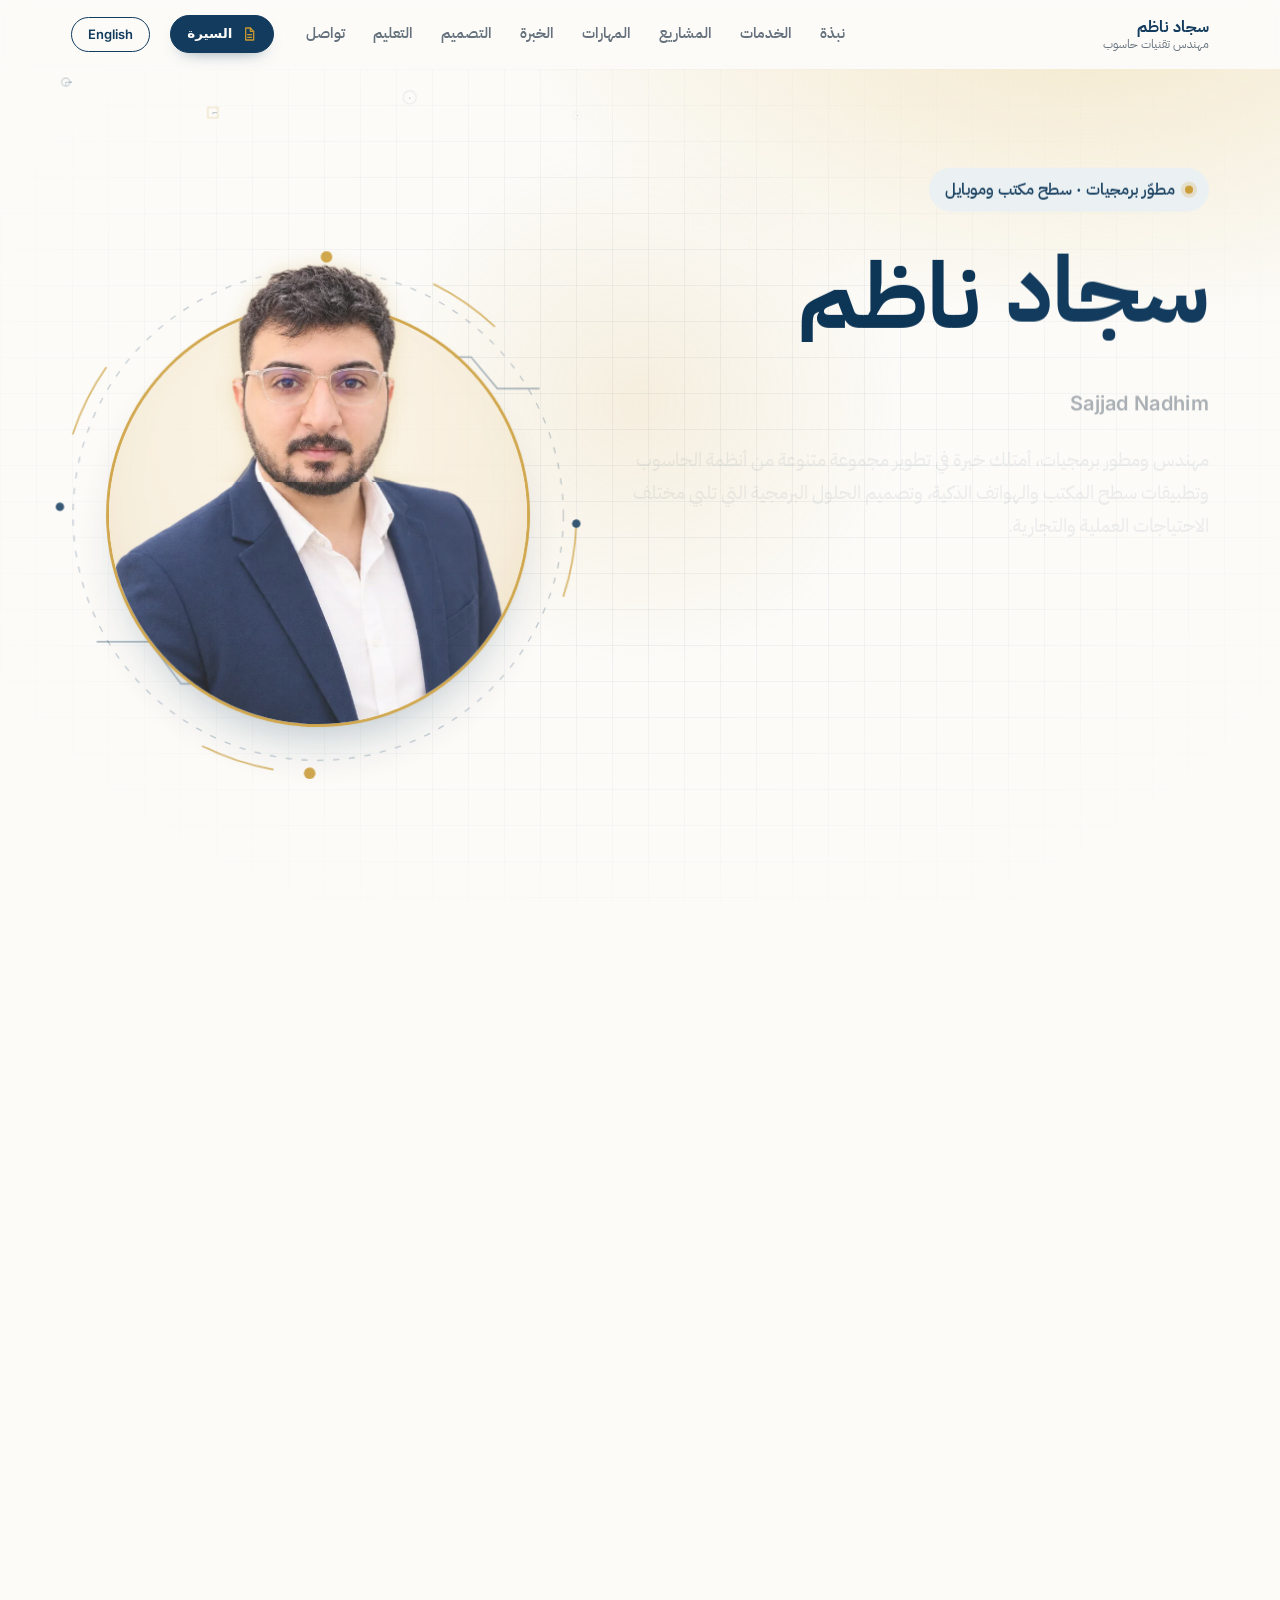
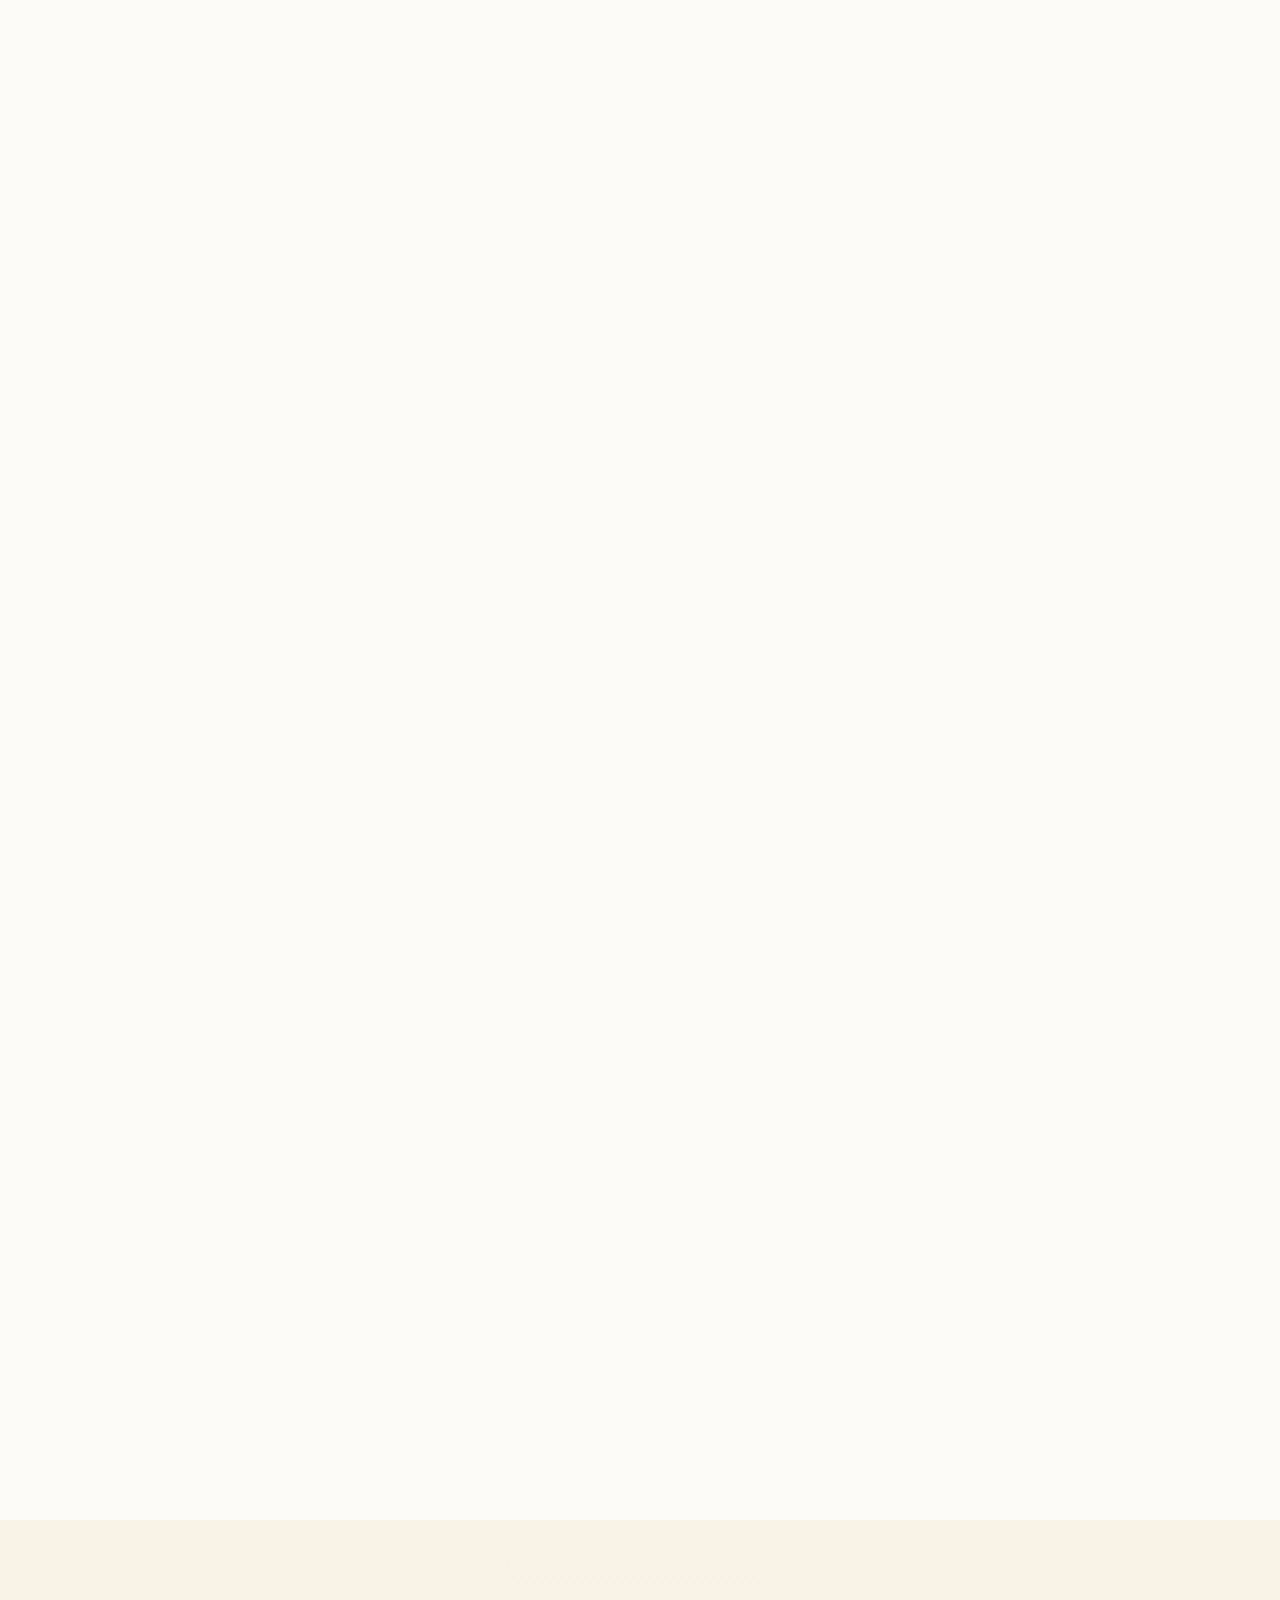
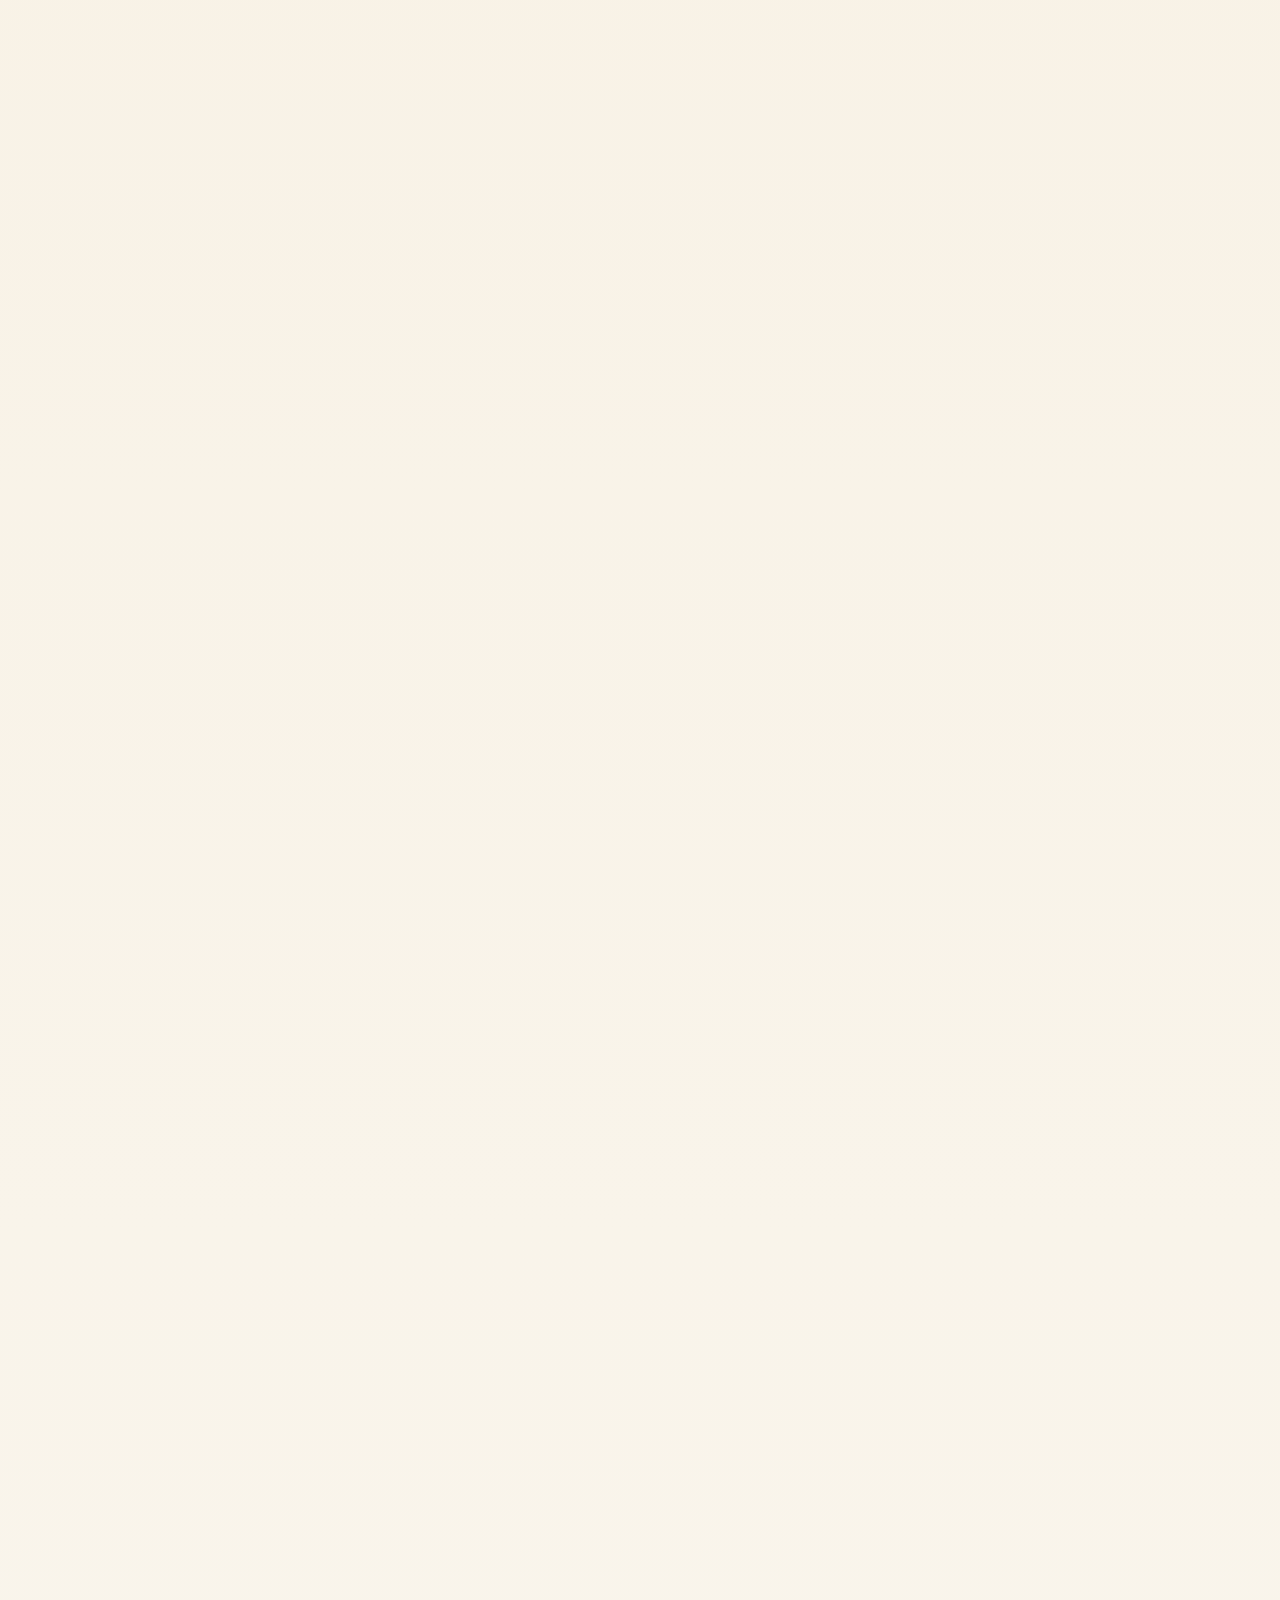
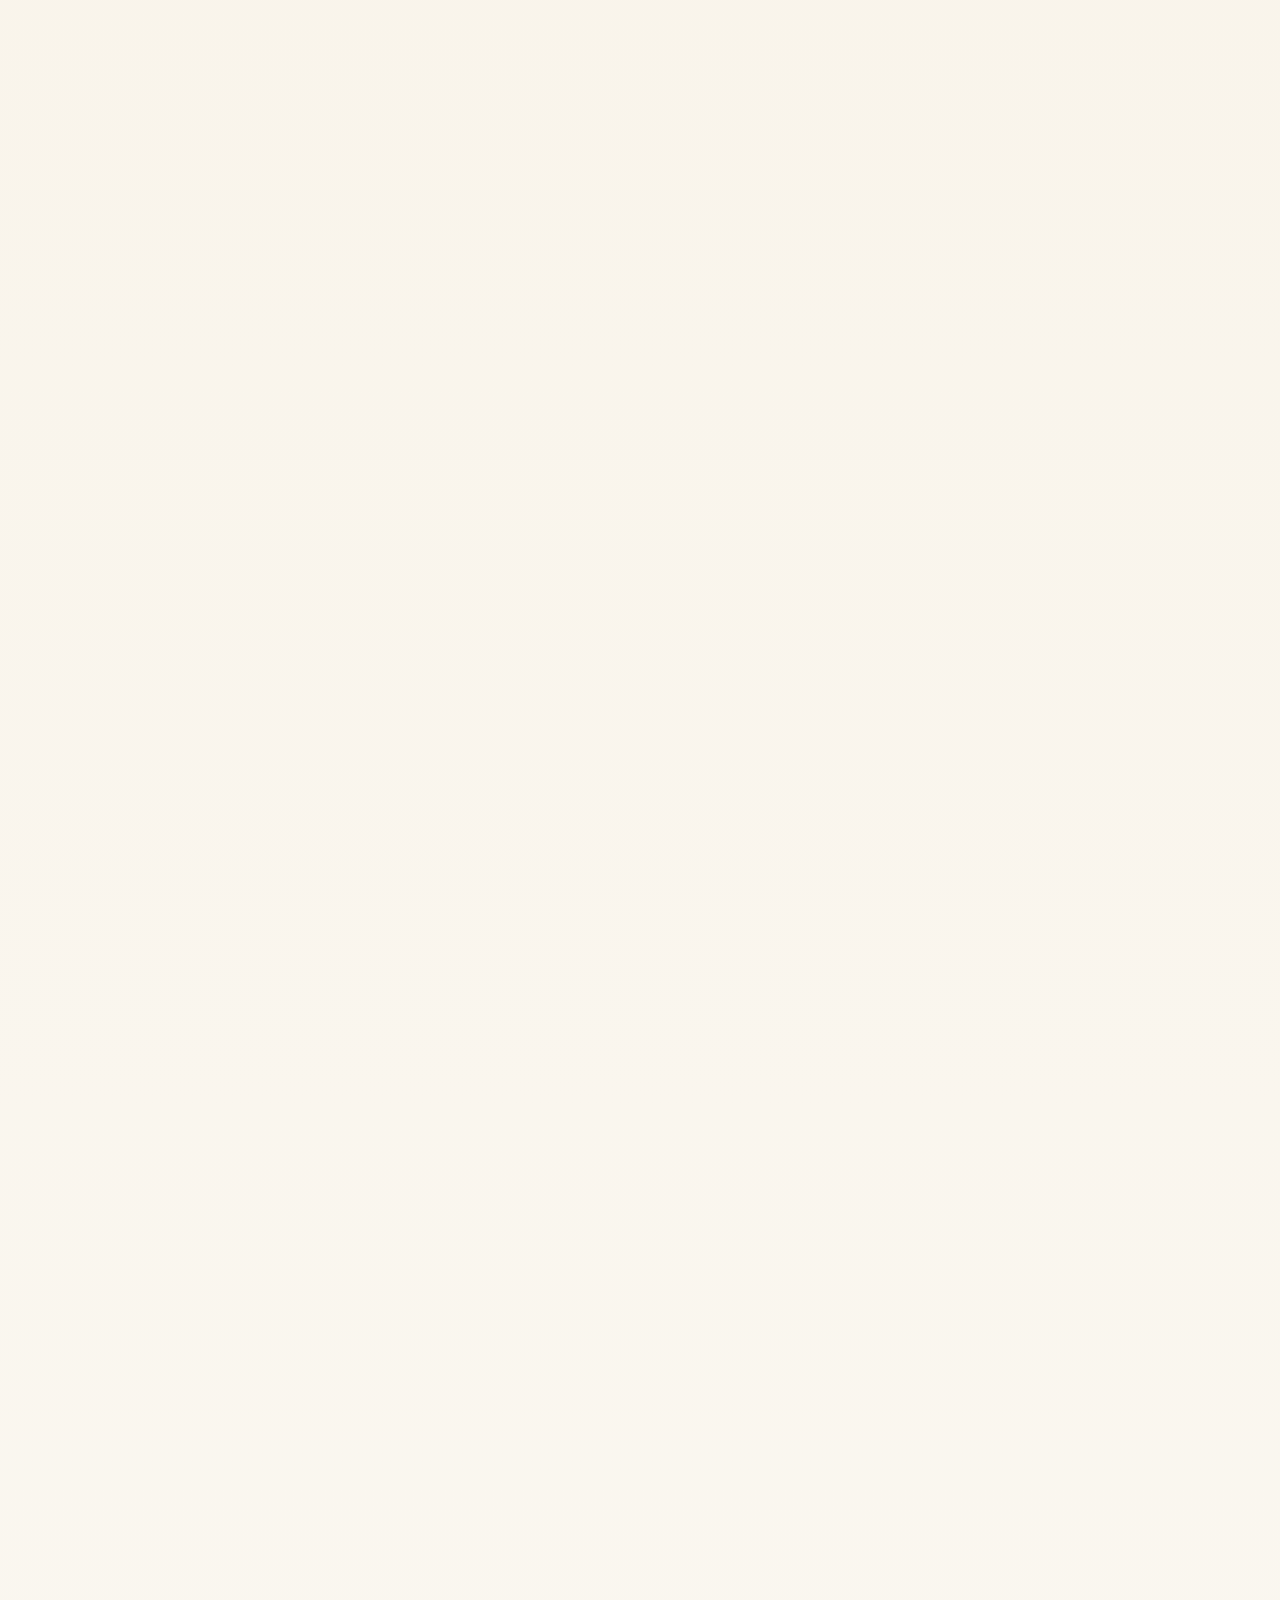
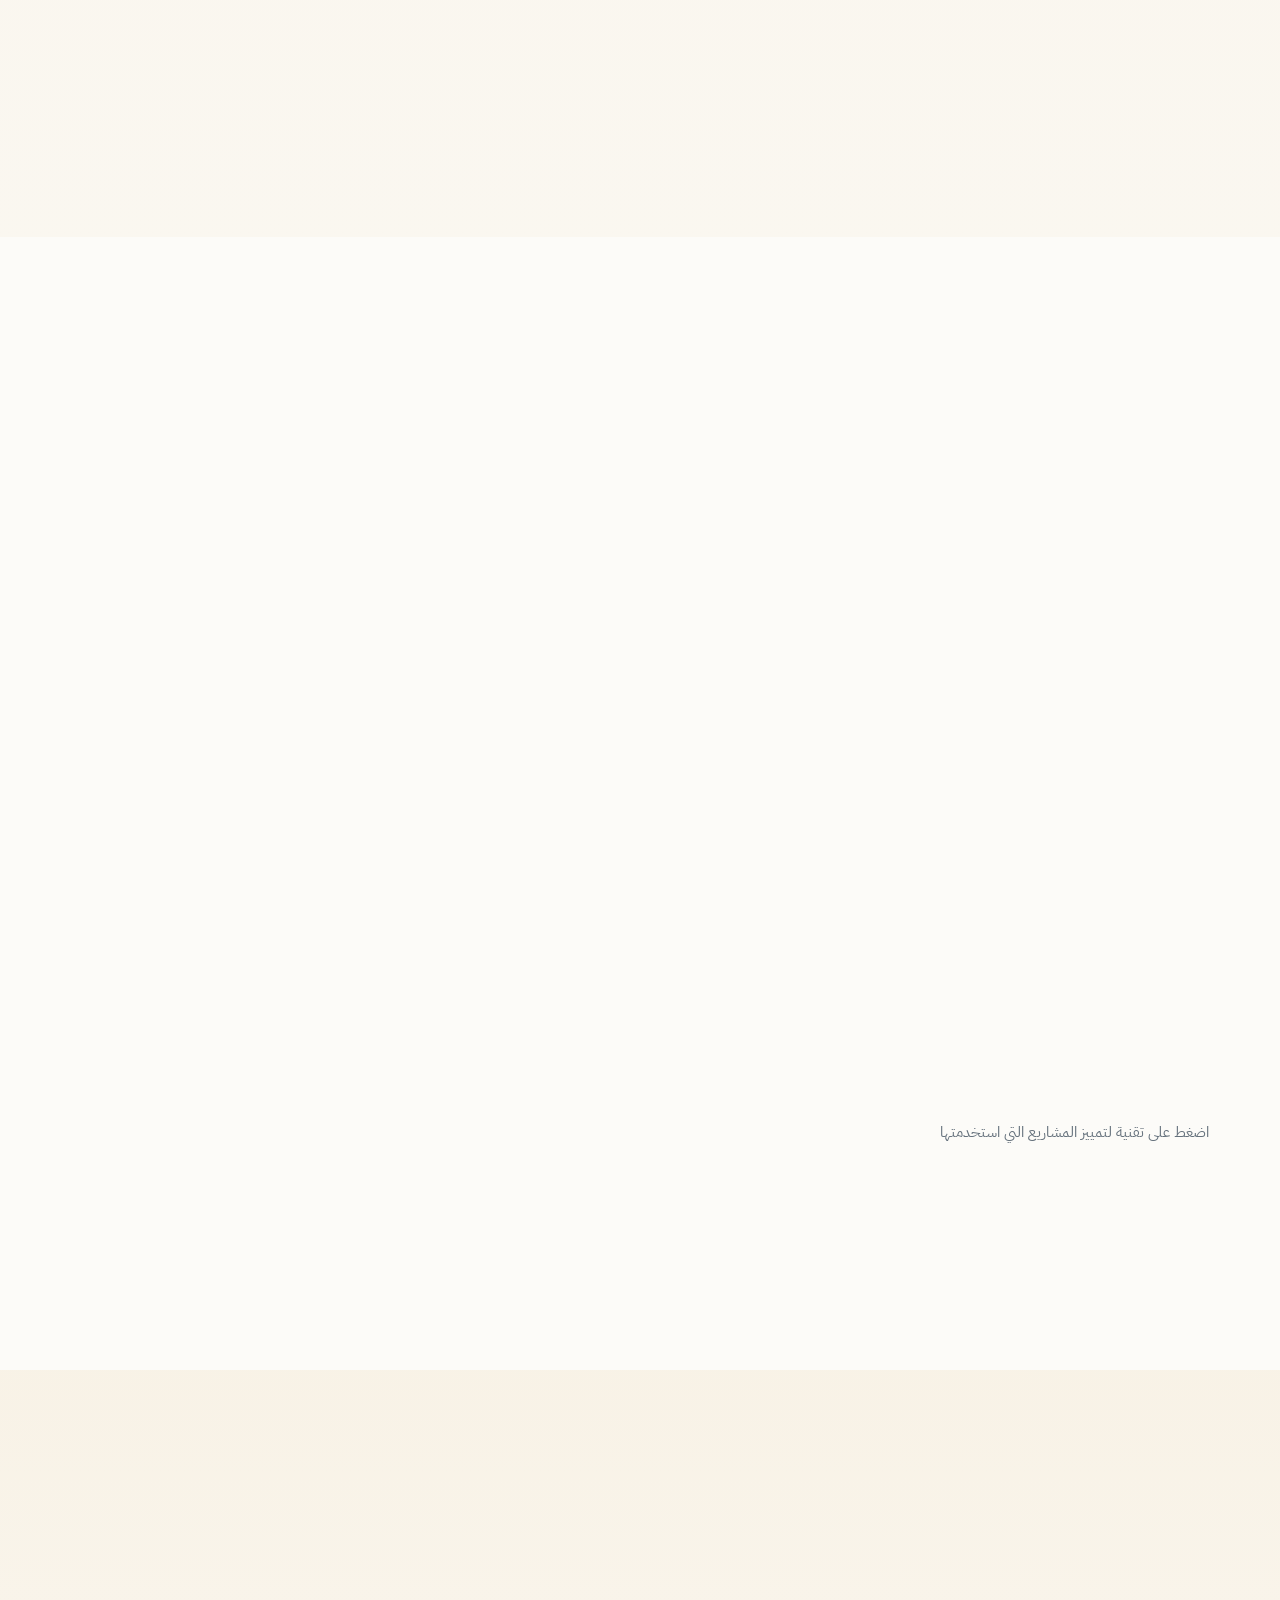
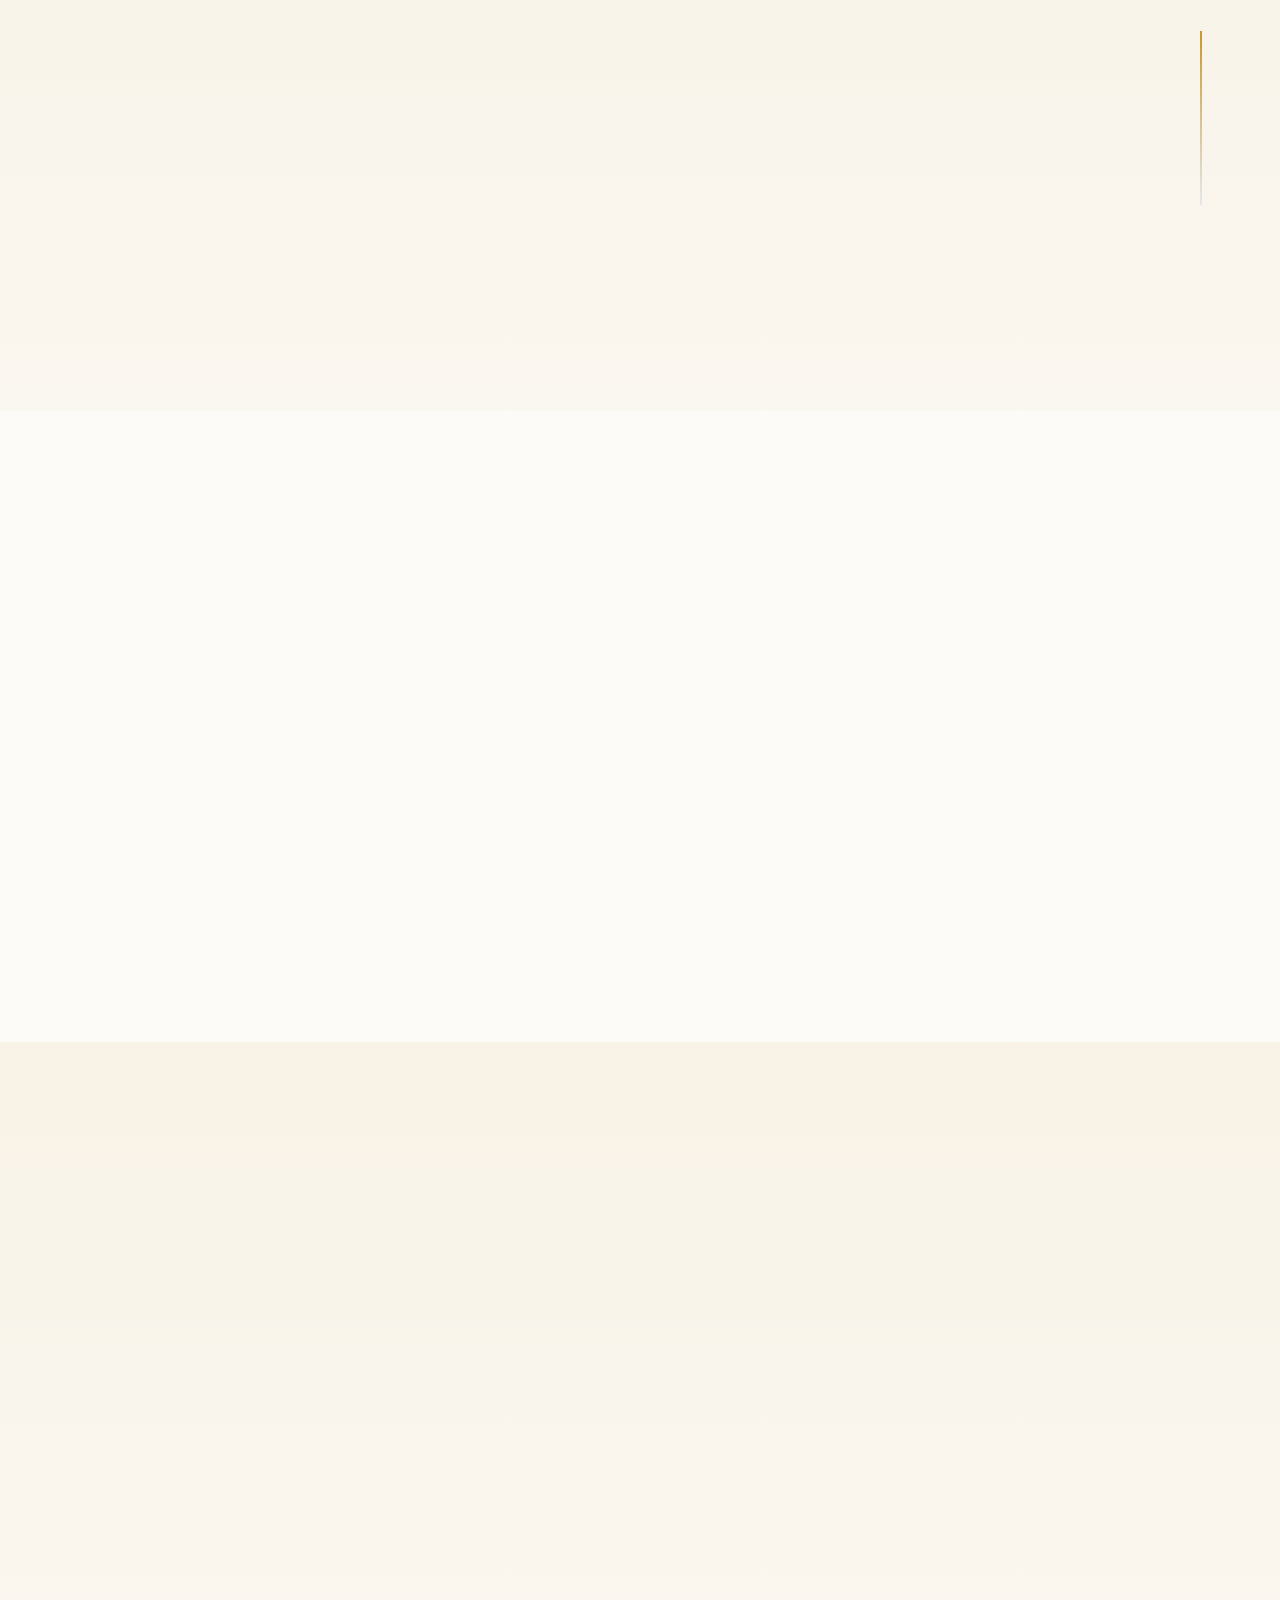
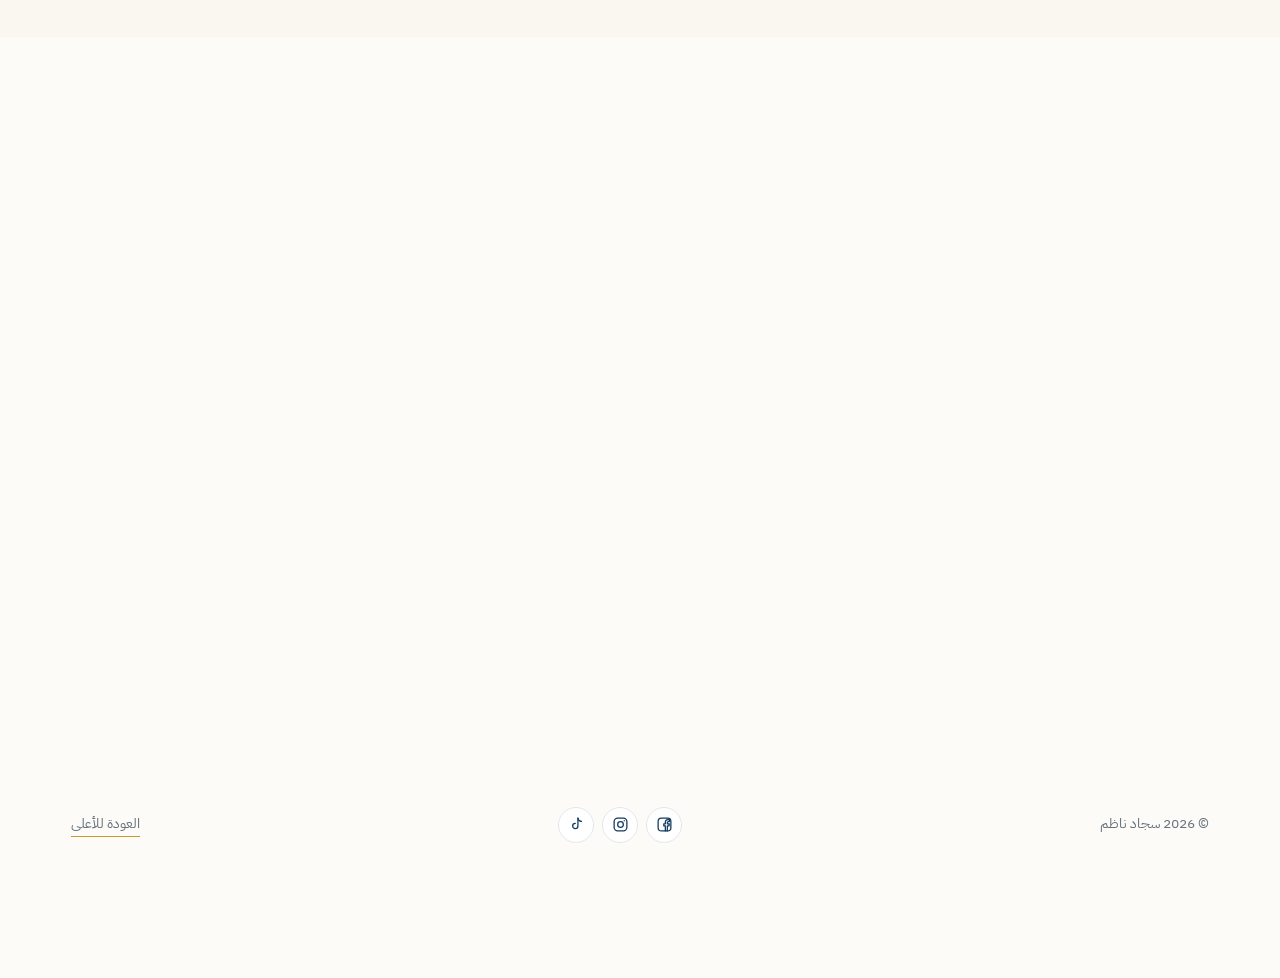
<file: index.html>
<!doctype html><html lang="ar" dir="rtl"><head><meta charset="utf-8"><meta name="viewport" content="width=device-width,initial-scale=1"><title>سجاد ناظم</title><meta http-equiv="refresh" content="0;url=ar/index.html"><link rel="canonical" href="https://sajadmssa.github.io/"><link rel="alternate" hreflang="ar" href="https://sajadmssa.github.io/ar/"><link rel="alternate" hreflang="en" href="https://sajadmssa.github.io/en/"><link rel="alternate" hreflang="x-default" href="https://sajadmssa.github.io/"><link rel="icon" href="favicon.svg" type="image/svg+xml"><link rel="icon" href="favicon.ico" sizes="48x48"><link rel="apple-touch-icon" href="apple-touch-icon.png"><meta property="og:title" content="سجاد ناظم — Sajjad Nadhim"><meta property="og:image" content="https://sajadmssa.github.io/assets/og-ar.png"><meta name="twitter:card" content="summary_large_image"></head><body><a href="ar/index.html">العربية</a> · <a href="en/index.html">English</a></body></html>
</file>
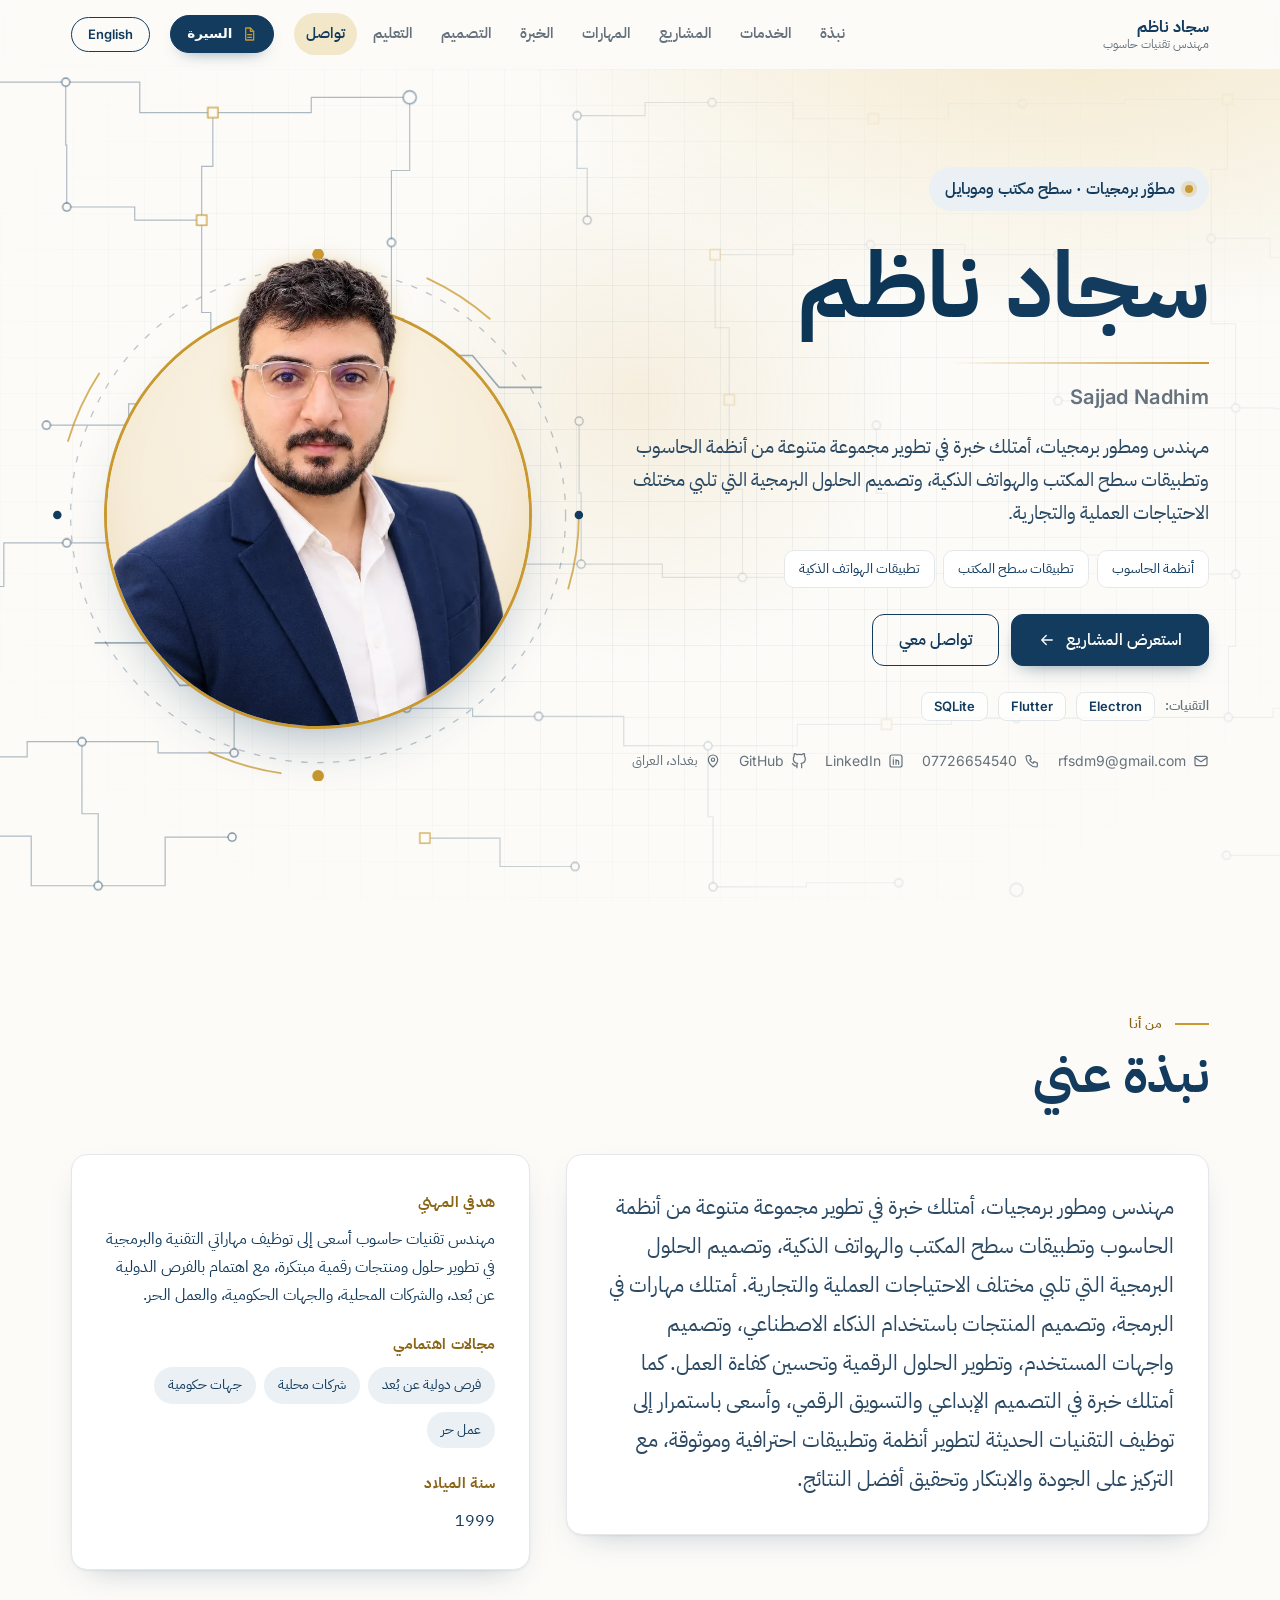
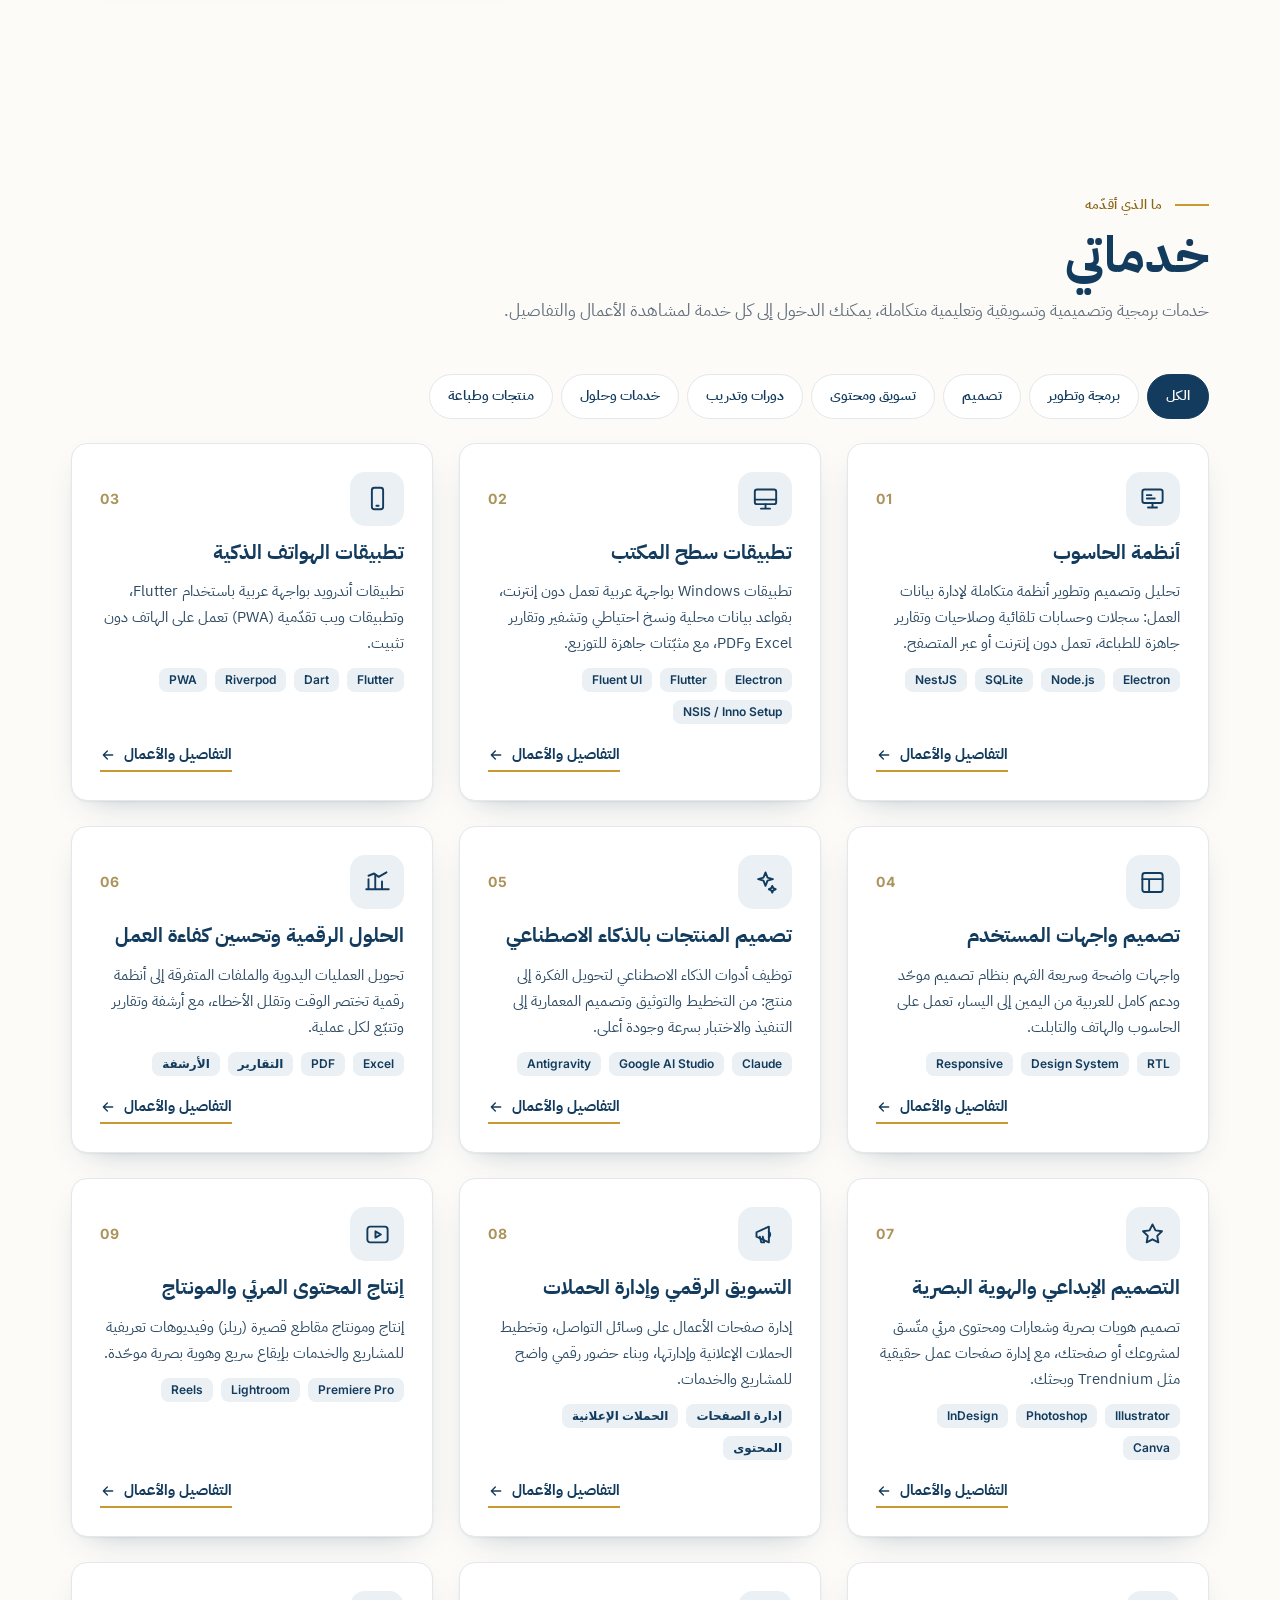
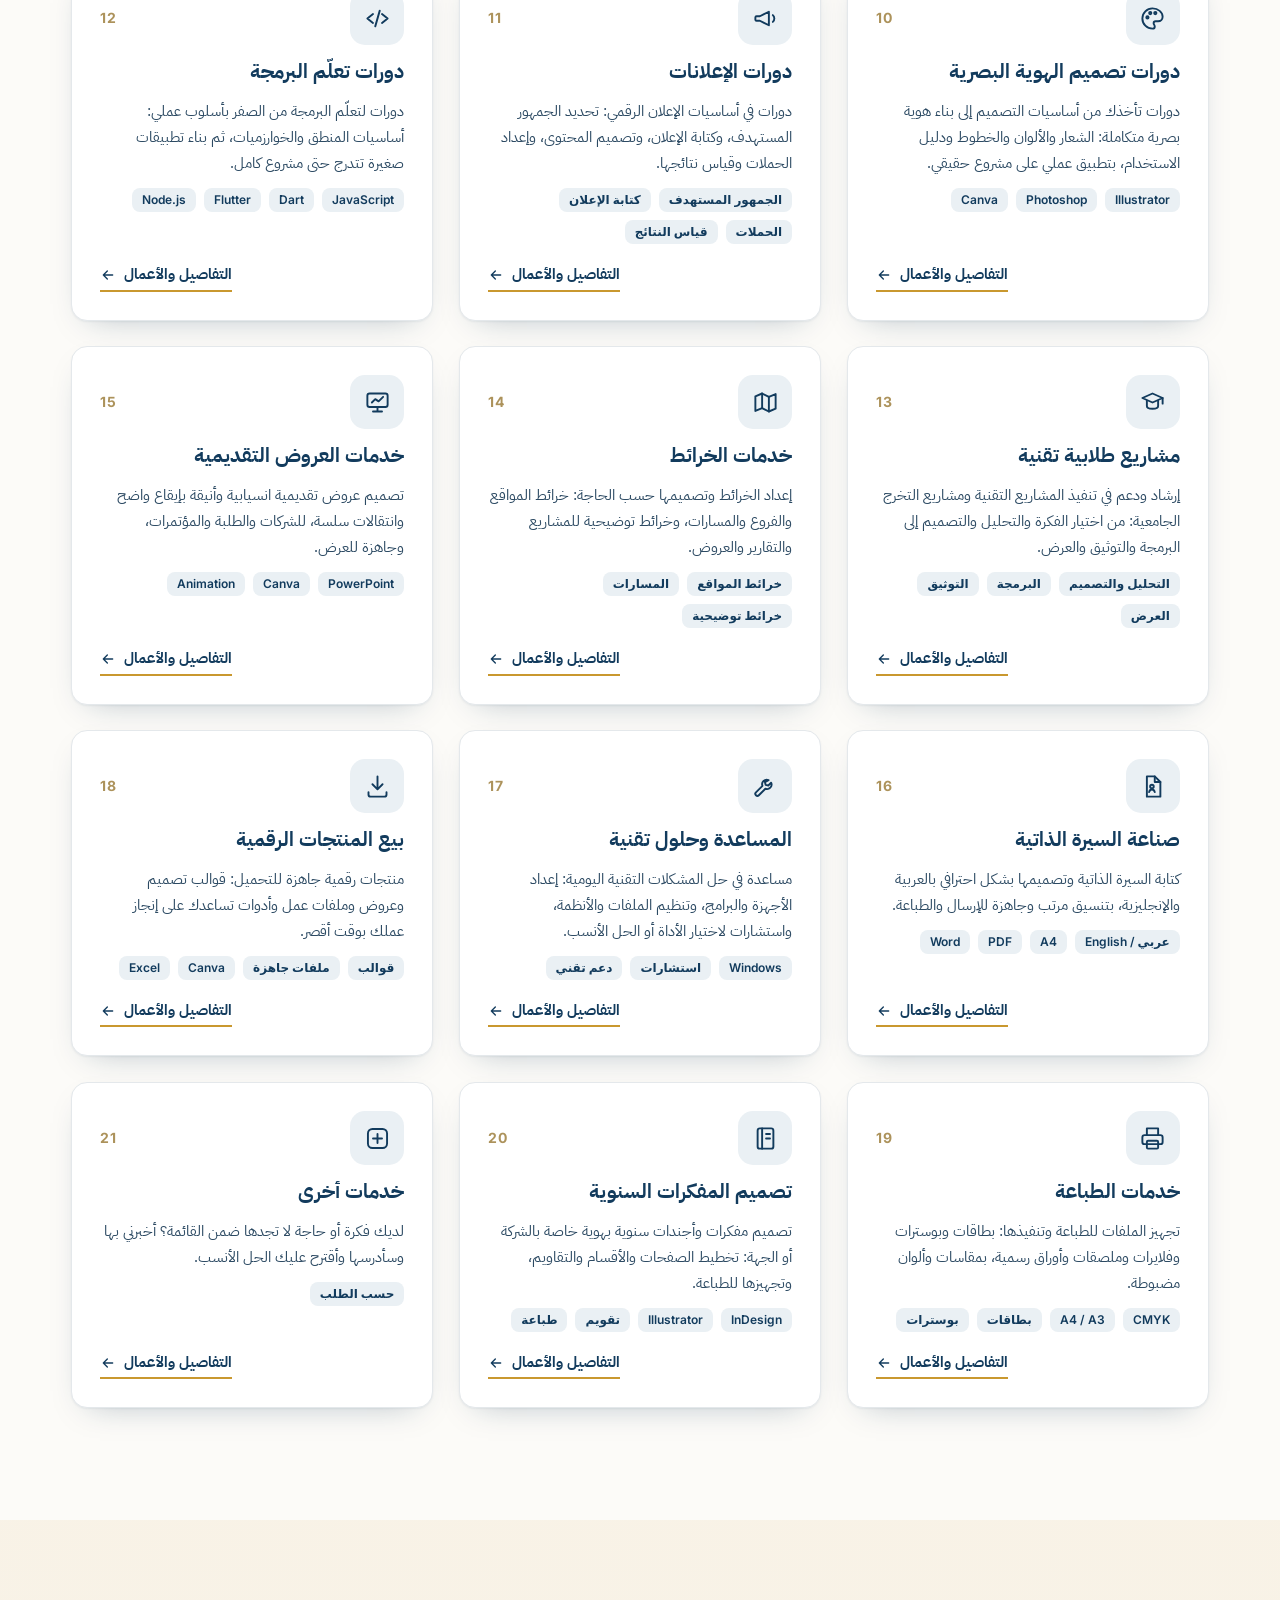
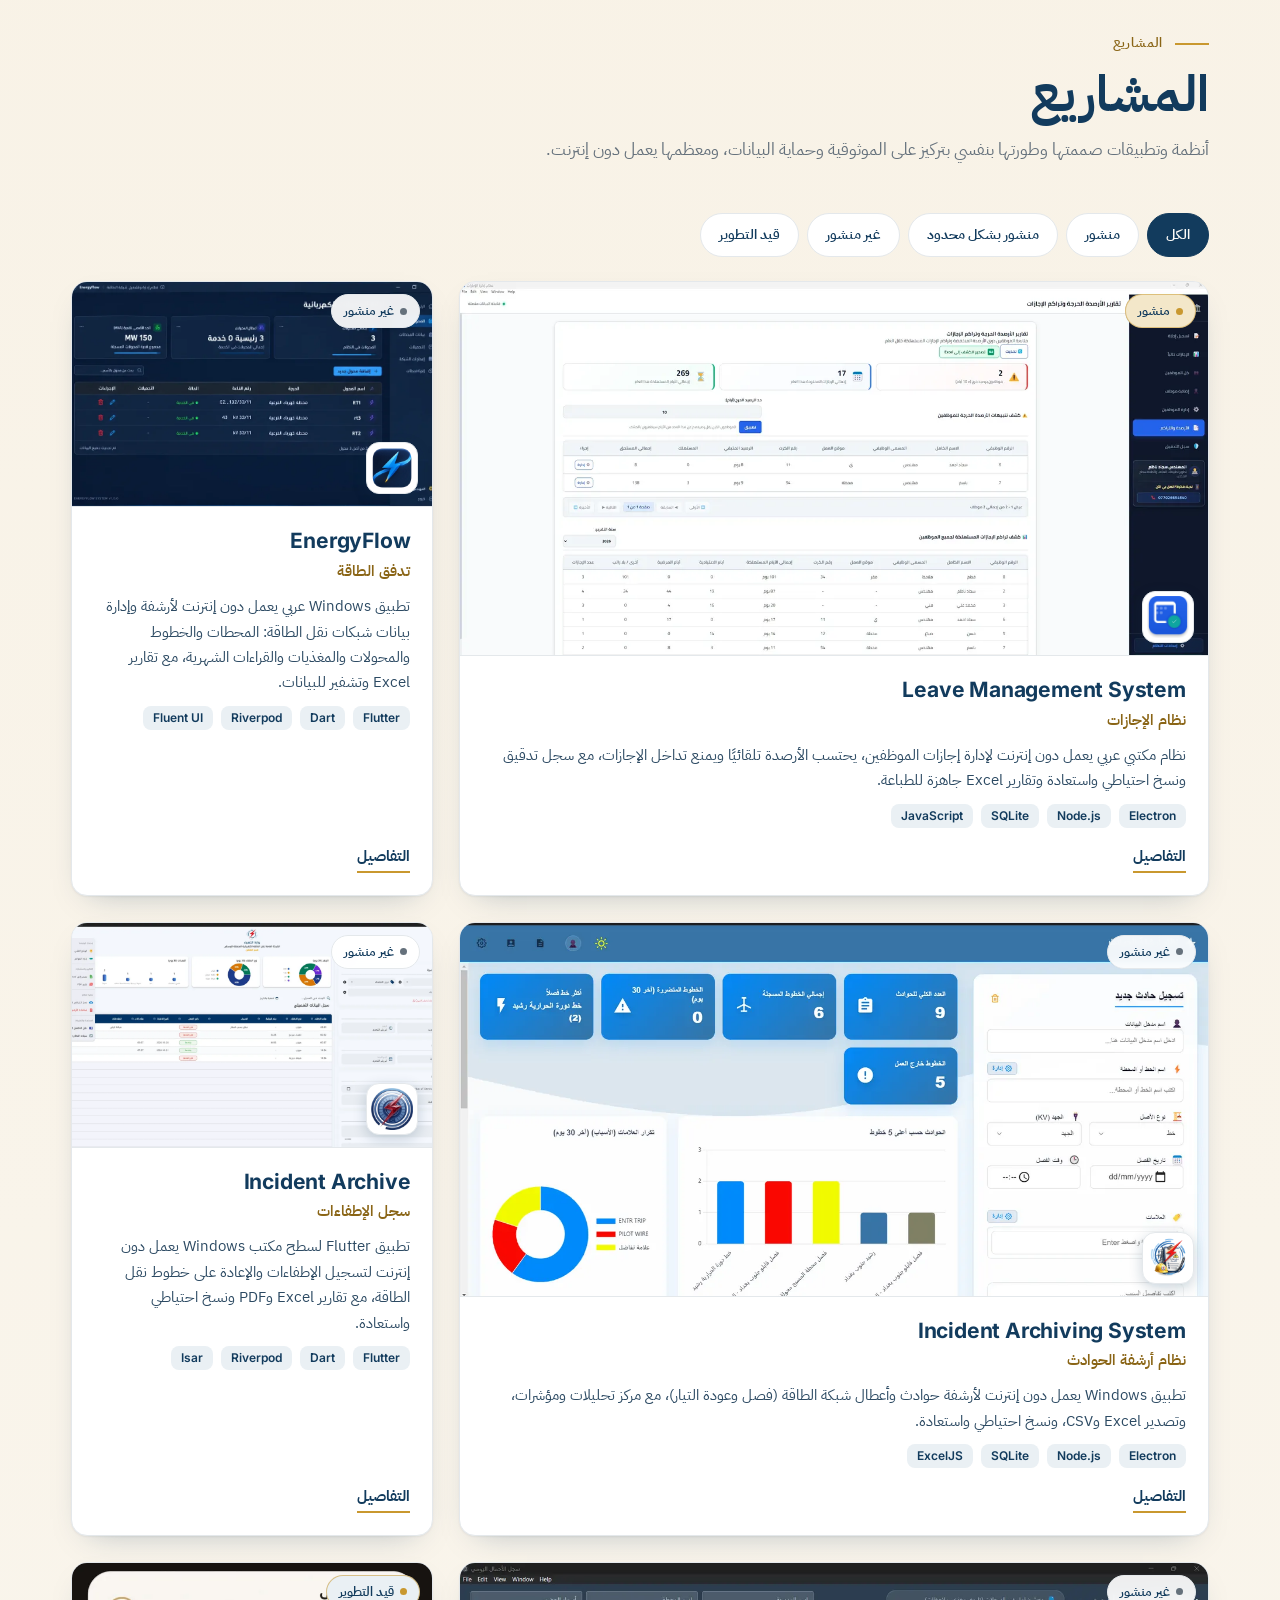
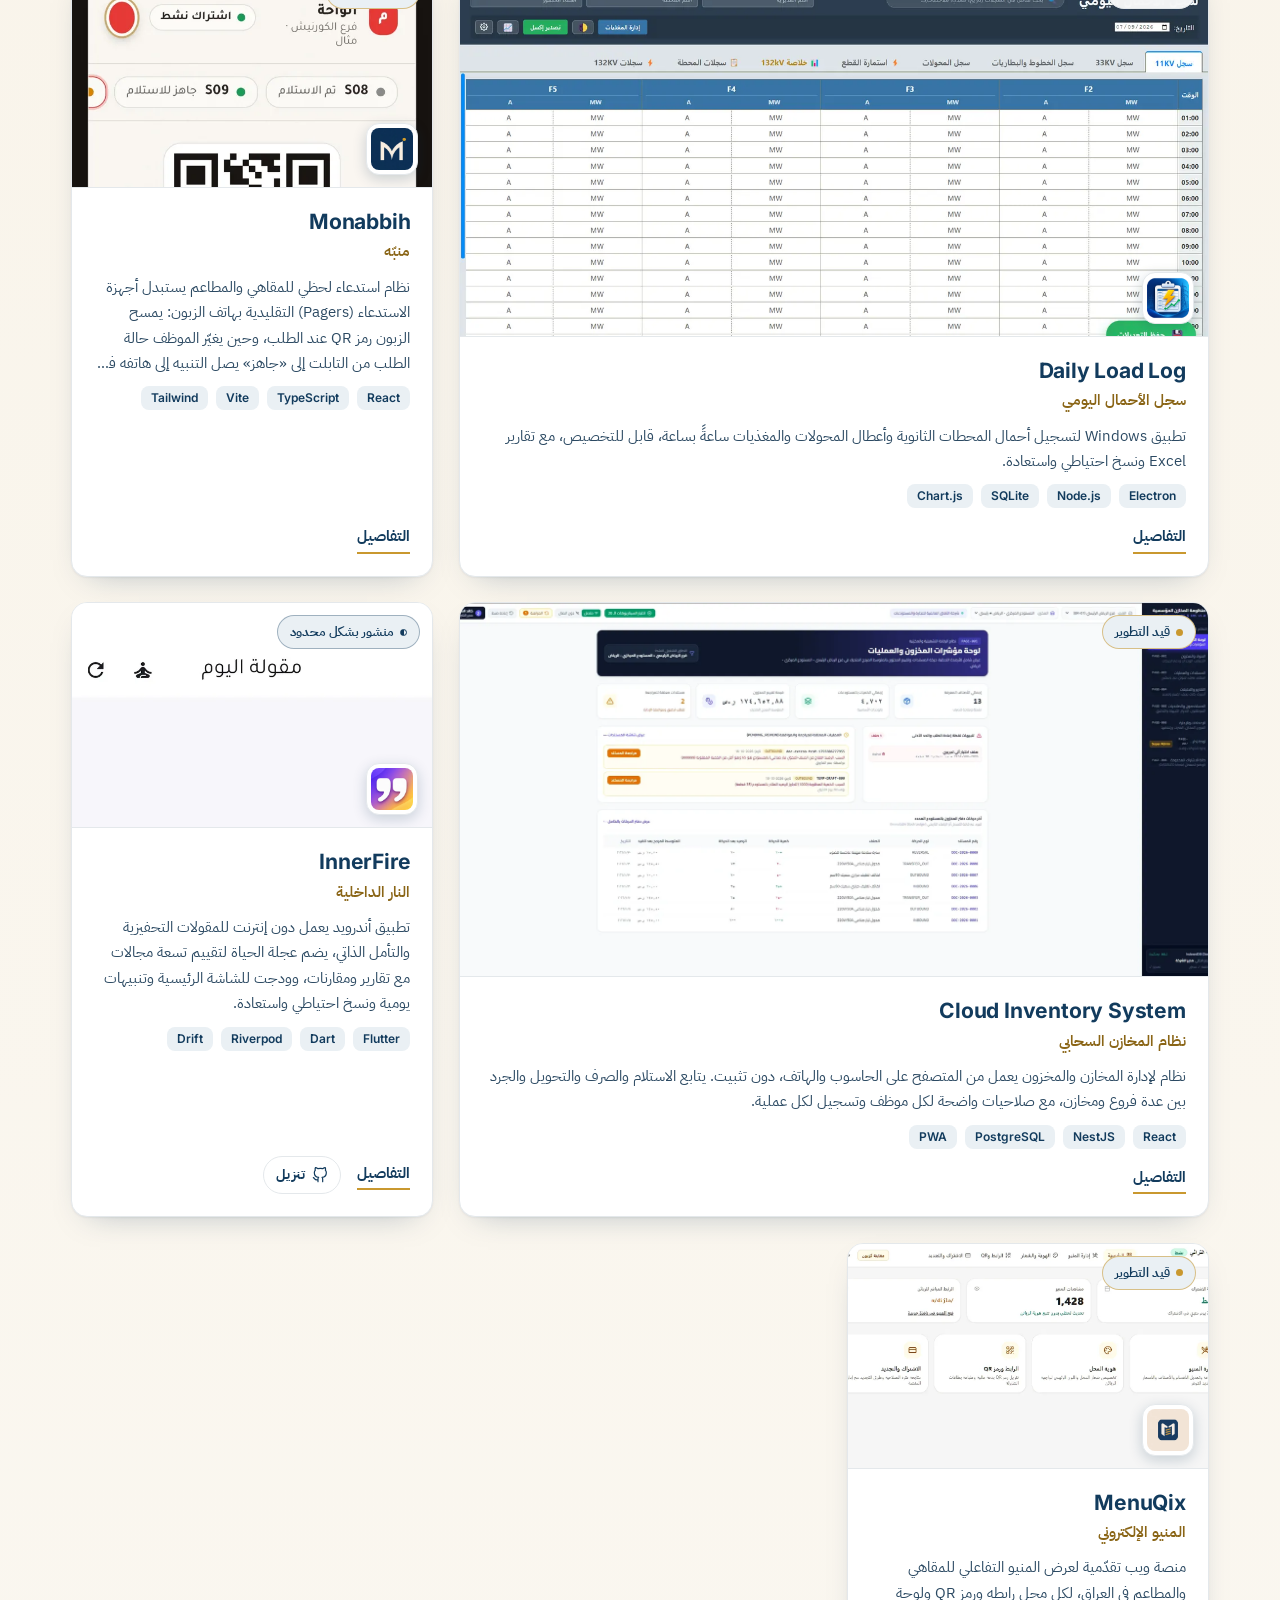
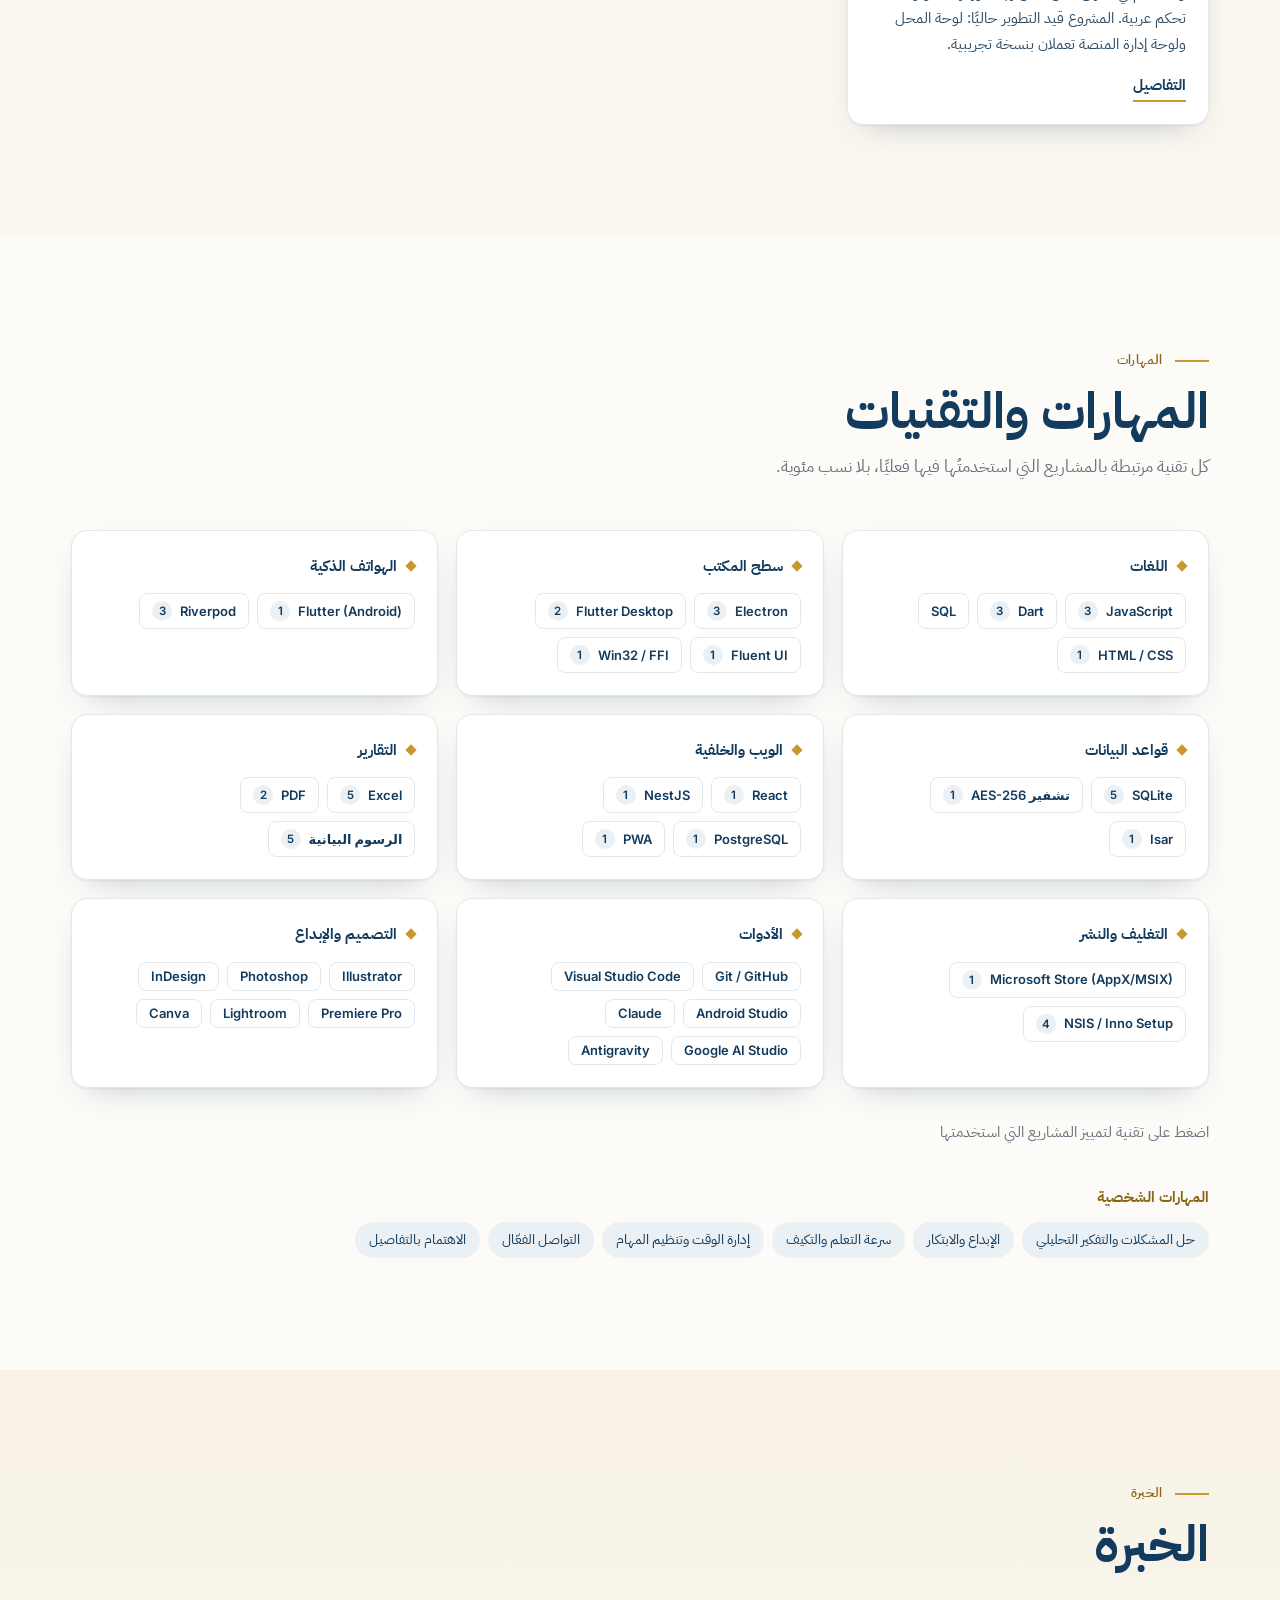
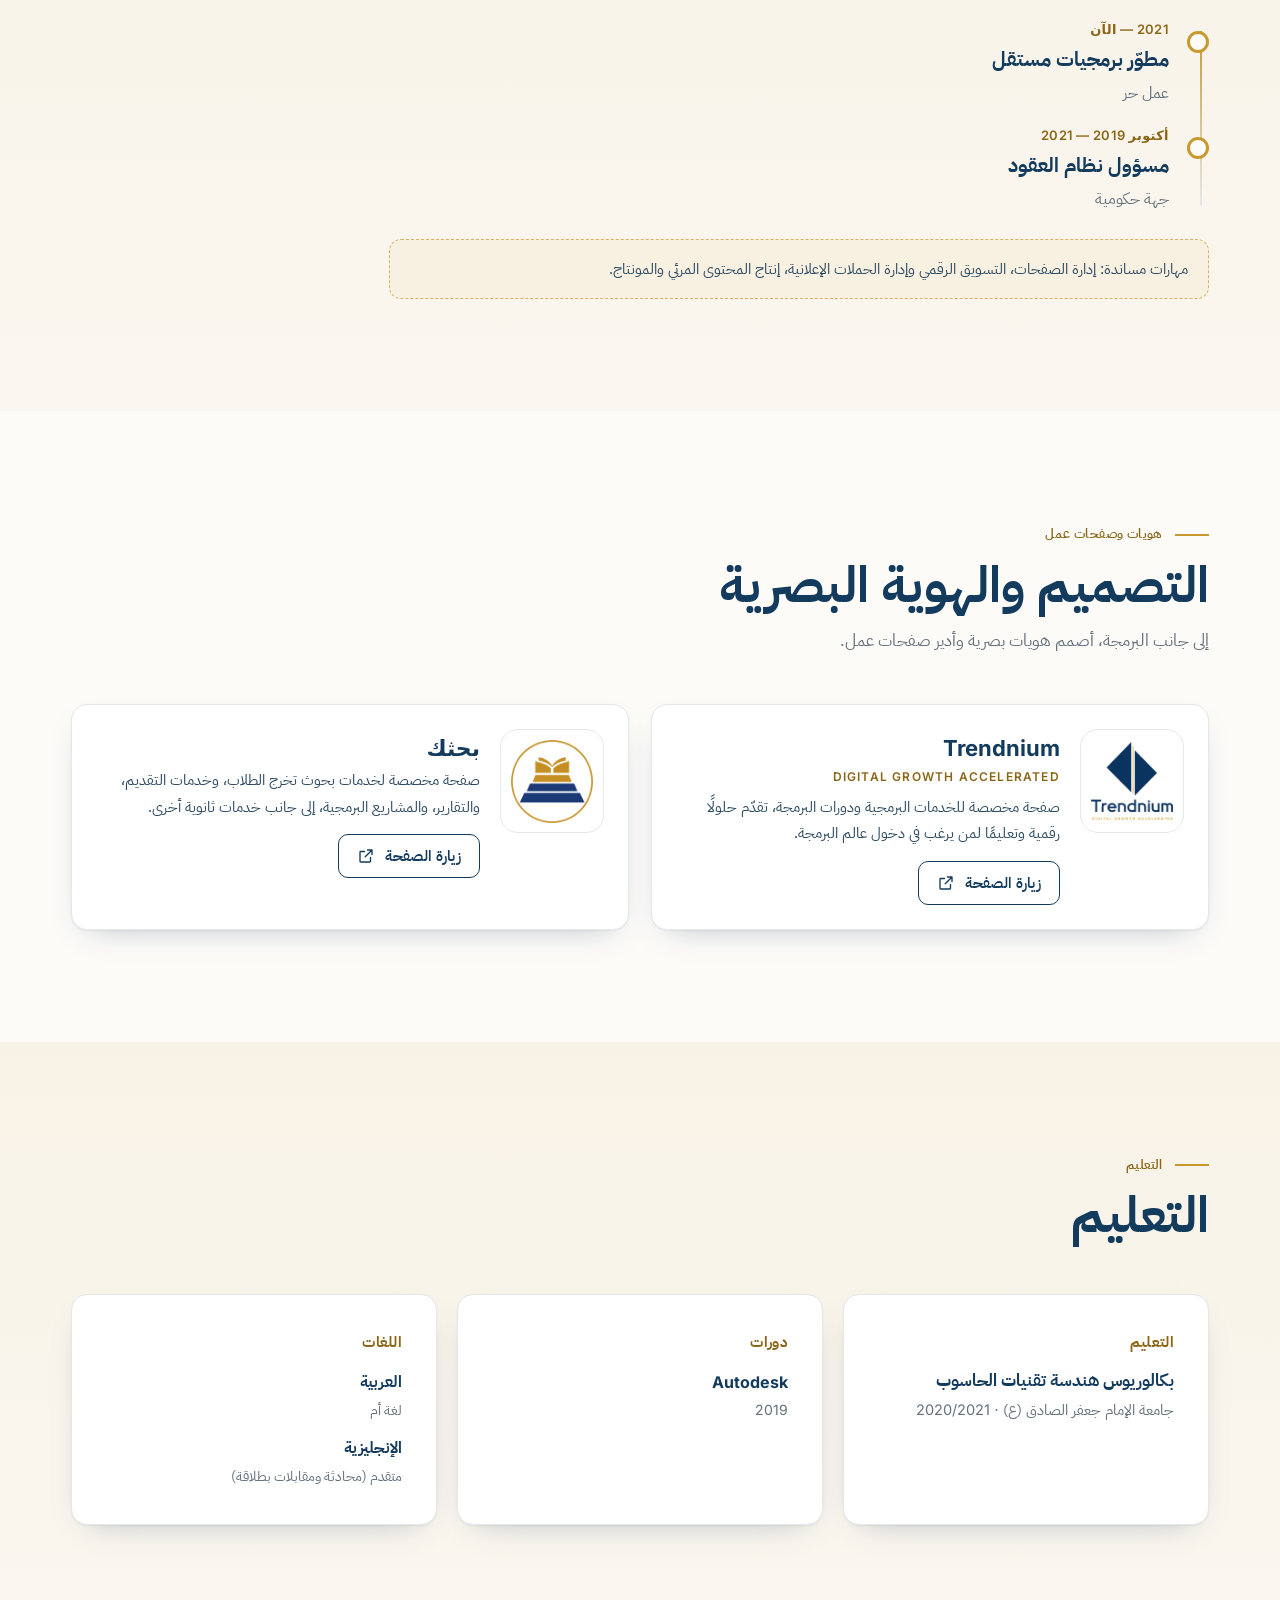
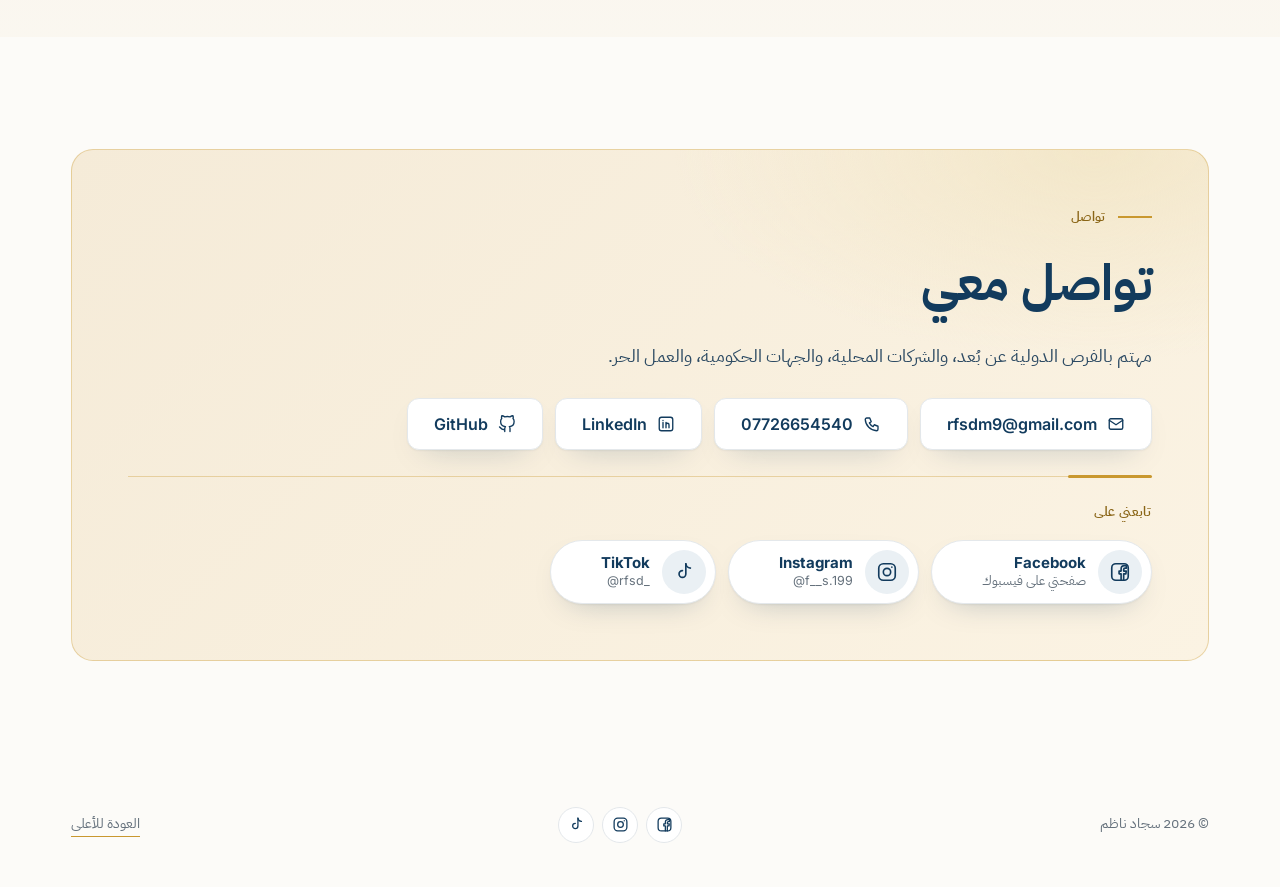
<file: ar/index.html>
<!doctype html>
<html lang="ar" dir="rtl">
<head>
<meta charset="utf-8">
<meta name="viewport" content="width=device-width, initial-scale=1">
<title>سجاد ناظم — مطوّر برمجيات</title>
<meta name="description" content="سجاد ناظم، مهندس تقنيات حاسوب ومطوّر برمجيات لتطبيقات سطح المكتب والهواتف الذكية.">
<meta property="og:type" content="website"><meta property="og:title" content="سجاد ناظم — مطوّر برمجيات"><meta property="og:description" content="سجاد ناظم، مهندس تقنيات حاسوب ومطوّر برمجيات لتطبيقات سطح المكتب والهواتف الذكية."><meta property="og:locale" content="ar_IQ">

<link rel="preload" as="image" href="../assets/img/portrait.webp" type="image/webp">
<link rel="canonical" href="https://sajadmssa.github.io/ar/">
<link rel="alternate" hreflang="ar" href="https://sajadmssa.github.io/ar/"><link rel="alternate" hreflang="en" href="https://sajadmssa.github.io/en/"><link rel="alternate" hreflang="x-default" href="https://sajadmssa.github.io/">
<link rel="icon" href="../favicon.svg" type="image/svg+xml"><link rel="icon" href="../favicon.ico" sizes="48x48"><link rel="apple-touch-icon" href="../apple-touch-icon.png"><meta name="theme-color" content="#123B5D">
<meta property="og:url" content="https://sajadmssa.github.io/ar/"><meta property="og:site_name" content="سجاد ناظم"><meta property="og:image" content="https://sajadmssa.github.io/assets/og-ar.png"><meta property="og:image:width" content="1200"><meta property="og:image:height" content="630"><meta property="og:image:alt" content="سجاد ناظم — مطوّر برمجيات">
<meta name="twitter:card" content="summary_large_image"><meta name="twitter:title" content="سجاد ناظم — مطوّر برمجيات"><meta name="twitter:description" content="سجاد ناظم، مهندس تقنيات حاسوب ومطوّر برمجيات لتطبيقات سطح المكتب والهواتف الذكية."><meta name="twitter:image" content="https://sajadmssa.github.io/assets/og-ar.png">
<link rel="preload" as="font" type="font/woff2" href="../assets/fonts/ibm-plex-sans-arabic-arabic-400-normal.woff2" crossorigin><link rel="preload" as="font" type="font/woff2" href="../assets/fonts/ibm-plex-sans-arabic-arabic-700-normal.woff2" crossorigin>
<link rel="stylesheet" href="../assets/fonts.css">
<link rel="stylesheet" href="../assets/site.css">
<script type="application/ld+json">{"@context":"https://schema.org","@type":"Person","url":"https://sajadmssa.github.io/ar/","image":"https://sajadmssa.github.io/assets/og-ar.png","name":"سجاد ناظم","alternateName":"Sajjad Nadhim","jobTitle":"مطوّر برمجيات · سطح مكتب وموبايل","email":"rfsdm9@gmail.com","telephone":"+9647726654540","sameAs":["https://www.linkedin.com/in/م-سجاد-ناظم-3004b7181","https://github.com/sajadmssa","https://www.facebook.com/share/1Mjcj93DjJ/","https://www.instagram.com/f__s.199/","https://www.tiktok.com/@rfsd_"],"address":{"@type":"PostalAddress","addressLocality":"بغداد","addressCountry":"IQ"}}</script>
</head>
<body data-img="../assets/img/" data-reel="../">
<a class="skip" href="#main">تخطَّ إلى المحتوى</a>
<nav class="nav" aria-label="التنقل الرئيسي"><div class="wrap">
  <a class="brand" href="#hero">سجاد ناظم<small>مهندس تقنيات حاسوب</small></a>
  <ul><li><a href="#about">نبذة</a></li><li><a href="#services">الخدمات</a></li><li><a href="#projects">المشاريع</a></li><li><a href="#skills">المهارات</a></li><li><a href="#experience">الخبرة</a></li><li><a href="#design">التصميم</a></li><li><a href="#education">التعليم</a></li><li><a href="#contact">تواصل</a></li></ul>
  <a class="cvbtn" href="cv/index.html" aria-label="السيرة الذاتية المختصرة"><svg viewBox="0 0 24 24" fill="none" stroke="currentColor" stroke-width="1.9" stroke-linecap="round" stroke-linejoin="round" aria-hidden="true" focusable="false"><path d="M7 3h7l5 5v13H7z"/><path d="M14 3v5h5M10 13h6M10 17h6"/></svg><span>السيرة</span></a>
  <a class="lang" href="../en/index.html" hreflang="en" lang="en" aria-label="Switch to English">English</a>
  <button class="burger" type="button" aria-expanded="false" aria-label="القائمة"><span></span></button>
</div></nav>

<main id="main">
<header class="hero" id="hero">
  <svg class="net" id="net" viewBox="0 0 1440 820" preserveAspectRatio="xMidYMid slice" aria-hidden="true" focusable="false"></svg>
  <div class="wrap stage">
    <section class="copy" aria-labelledby="name">
      <span class="role reveal" style="animation-delay:.05s"><i></i><span>مطوّر برمجيات · سطح مكتب وموبايل</span></span>
      <h1 id="name" aria-label="سجاد ناظم"><span class="w" aria-hidden="true"><span>سجاد</span></span><span class="w" aria-hidden="true"><span>ناظم</span></span></h1>
      <div class="rule" aria-hidden="true"></div>
      <p class="alt reveal" style="animation-delay:.35s" lang="en">Sajjad Nadhim</p>
      <p class="lead reveal" style="animation-delay:.45s">مهندس ومطور برمجيات، أمتلك خبرة في تطوير مجموعة متنوعة من أنظمة الحاسوب وتطبيقات سطح المكتب والهواتف الذكية، وتصميم الحلول البرمجية التي تلبي مختلف الاحتياجات العملية والتجارية.</p>
      <ul class="offers reveal" style="animation-delay:.55s"><li>أنظمة الحاسوب</li><li>تطبيقات سطح المكتب</li><li>تطبيقات الهواتف الذكية</li></ul>
      <div class="ctas reveal" style="animation-delay:.65s">
        <a class="btn primary" id="magnet" href="#projects"><span>استعرض المشاريع</span><svg class="arr" viewBox="0 0 24 24" fill="none" stroke="currentColor" stroke-width="1.8" stroke-linecap="round" stroke-linejoin="round" aria-hidden="true" focusable="false"><path d="M5 12h14M13 6l6 6-6 6"/></svg></a>
        <a class="btn ghost" href="#contact"><span>تواصل معي</span></a>
      </div>
      <div class="tech reveal" style="animation-delay:.75s"><b>التقنيات:</b><span>Electron</span><span>Flutter</span><span>SQLite</span></div>
      <nav class="contact reveal" style="animation-delay:.85s" aria-label="وسائل التواصل">
        <a href="mailto:rfsdm9@gmail.com"><svg viewBox="0 0 24 24" fill="none" stroke="currentColor" stroke-width="1.8" stroke-linecap="round" stroke-linejoin="round" aria-hidden="true" focusable="false"><rect x="3" y="5" width="18" height="14" rx="2"/><path d="m3 7 9 6 9-6"/></svg><span class="latin" dir="ltr">rfsdm9@gmail.com</span></a>
        <a href="tel:+9647726654540"><svg viewBox="0 0 24 24" fill="none" stroke="currentColor" stroke-width="1.8" stroke-linecap="round" stroke-linejoin="round" aria-hidden="true" focusable="false"><path d="M5 4h4l2 5-2.5 1.5a11 11 0 0 0 5 5L15 13l5 2v4a2 2 0 0 1-2 2A16 16 0 0 1 3 6a2 2 0 0 1 2-2z"/></svg><span class="latin" dir="ltr">07726654540</span></a>
        <a href="https://www.linkedin.com/in/م-سجاد-ناظم-3004b7181" target="_blank" rel="noopener"><svg viewBox="0 0 24 24" fill="none" stroke="currentColor" stroke-width="1.8" stroke-linecap="round" stroke-linejoin="round" aria-hidden="true" focusable="false"><rect x="3" y="3" width="18" height="18" rx="3"/><path d="M8 10v7M8 7.2v.1M12 17v-4a2 2 0 0 1 4 0v4M12 10v7"/></svg><span class="latin">LinkedIn</span></a>
        <a href="https://github.com/sajadmssa" target="_blank" rel="noopener"><svg viewBox="0 0 24 24" fill="none" stroke="currentColor" stroke-width="1.8" stroke-linecap="round" stroke-linejoin="round" aria-hidden="true" focusable="false"><path d="M9 19c-5 1.5-5-2.5-7-3m14 6v-3.87a3.37 3.37 0 0 0-.94-2.61c3.14-.35 6.44-1.54 6.44-7A5.44 5.44 0 0 0 20 4.77 5.07 5.07 0 0 0 19.91 1S18.73.65 16 2.48a13.38 13.38 0 0 0-7 0C6.27.65 5.09 1 5.09 1A5.07 5.07 0 0 0 5 4.77a5.44 5.44 0 0 0-1.5 3.78c0 5.42 3.3 6.61 6.44 7A3.37 3.37 0 0 0 9 18.13V22"/></svg><span class="latin">GitHub</span></a>
        <span class="loc"><svg viewBox="0 0 24 24" fill="none" stroke="currentColor" stroke-width="1.8" stroke-linecap="round" stroke-linejoin="round" aria-hidden="true" focusable="false"><path d="M12 21s7-6.1 7-11a7 7 0 0 0-14 0c0 4.9 7 11 7 11z"/><circle cx="12" cy="10" r="2.5"/></svg><span>بغداد، العراق</span></span>
      </nav>
    </section>
    <section class="visual" aria-label="صورة سجاد ناظم">
      <div class="frame" id="frame">
        <svg class="decor" viewBox="0 0 100 100" aria-hidden="true" focusable="false">
          <circle cx="50" cy="50" r="46.5" fill="none" stroke="#123B5D" stroke-opacity=".28" stroke-width=".25" stroke-dasharray="1.2 1.8"/>
          <g class="spin"><circle cx="50" cy="50" r="49" fill="none" stroke="#C9982F" stroke-opacity=".75" stroke-width=".35" stroke-dasharray="14 70" stroke-linecap="round"/>
            <circle cx="50" cy="1" r="1.1" fill="#C9982F"/><circle cx="99" cy="50" r=".8" fill="#123B5D"/><circle cx="50" cy="99" r="1.1" fill="#C9982F"/><circle cx="1" cy="50" r=".8" fill="#123B5D"/></g>
          <path d="M8 74 L18 74 L24 82 L40 82" fill="none" stroke="#123B5D" stroke-opacity=".4" stroke-width=".3"/><rect x="39" y="80.5" width="3" height="3" fill="#F5EBD8" stroke="#C9982F" stroke-width=".35"/>
          <path d="M92 26 L84 26 L79 20 L68 20" fill="none" stroke="#123B5D" stroke-opacity=".4" stroke-width=".3"/><circle cx="66.5" cy="20" r="1.5" fill="#FCFBF8" stroke="#123B5D" stroke-opacity=".6" stroke-width=".35"/>
        </svg>
        <div class="disc"></div>
        <div class="clip"><img class="shot" src="../assets/img/portrait.webp" alt="صورة سجاد ناظم" width="820" height="1025" fetchpriority="high"></div>
        <div class="pop" aria-hidden="true"><img class="shot" src="../assets/img/portrait.webp" alt="" width="820" height="1025"></div>
      </div>
    </section>
  </div>
</header>

    <section class="sec" id="about" aria-labelledby="h-about"><div class="wrap">
      <div class="sec-head rv"><span class="eyebrow">من أنا</span><h2 id="h-about">نبذة عني</h2></div>
      
      <div class="about"><div class="panel rv"><p class="big">مهندس ومطور برمجيات، أمتلك خبرة في تطوير مجموعة متنوعة من أنظمة الحاسوب وتطبيقات سطح المكتب والهواتف الذكية، وتصميم الحلول البرمجية التي تلبي مختلف الاحتياجات العملية والتجارية. أمتلك مهارات في البرمجة، وتصميم المنتجات باستخدام الذكاء الاصطناعي، وتصميم واجهات المستخدم، وتطوير الحلول الرقمية وتحسين كفاءة العمل. كما أمتلك خبرة في التصميم الإبداعي والتسويق الرقمي، وأسعى باستمرار إلى توظيف التقنيات الحديثة لتطوير أنظمة وتطبيقات احترافية وموثوقة، مع التركيز على الجودة والابتكار وتحقيق أفضل النتائج.</p></div>
        <div class="panel rv"><h3>هدفي المهني</h3><p>مهندس تقنيات حاسوب أسعى إلى توظيف مهاراتي التقنية والبرمجية في تطوير حلول ومنتجات رقمية مبتكرة، مع اهتمام بالفرص الدولية عن بُعد، والشركات المحلية، والجهات الحكومية، والعمل الحر.</p><h3>مجالات اهتمامي</h3><ul class="chips"><li>فرص دولية عن بُعد</li><li>شركات محلية</li><li>جهات حكومية</li><li>عمل حر</li></ul><h3>سنة الميلاد</h3><p>1999</p></div></div>
    </div></section>

        <section class="sec" id="services" aria-labelledby="h-services"><div class="wrap">
      <div class="sec-head rv"><span class="eyebrow">ما الذي أقدّمه</span><h2 id="h-services">خدماتي</h2><p>خدمات برمجية وتصميمية وتسويقية وتعليمية متكاملة، يمكنك الدخول إلى كل خدمة لمشاهدة الأعمال والتفاصيل.</p></div>
      <div class="filters rv" role="group" aria-label="تصفية الخدمات"><button type="button" class="fbtn sfbtn" data-f="all" aria-pressed="true">الكل</button><button type="button" class="fbtn sfbtn" data-f="dev" aria-pressed="false">برمجة وتطوير</button><button type="button" class="fbtn sfbtn" data-f="design" aria-pressed="false">تصميم</button><button type="button" class="fbtn sfbtn" data-f="mkt" aria-pressed="false">تسويق ومحتوى</button><button type="button" class="fbtn sfbtn" data-f="edu" aria-pressed="false">دورات وتدريب</button><button type="button" class="fbtn sfbtn" data-f="srv" aria-pressed="false">خدمات وحلول</button><button type="button" class="fbtn sfbtn" data-f="prd" aria-pressed="false">منتجات وطباعة</button></div>
      <div class="svc-grid">
        <article class="svc rv" data-id="s1" data-cat="dev">
          <div class="svc-top"><span class="svc-ico"><svg viewBox="0 0 24 24" fill="none" stroke="currentColor" stroke-width="1.7" stroke-linecap="round" stroke-linejoin="round" aria-hidden="true" focusable="false"><rect x="3" y="4" width="18" height="12" rx="2"/><path d="M8 20h8M12 16v4M7 9h4M7 12h7"/></svg></span><span class="svc-n latin" aria-hidden="true">01</span></div>
          <h3>أنظمة الحاسوب</h3>
          <p class="sum">تحليل وتصميم وتطوير أنظمة متكاملة لإدارة بيانات العمل: سجلات وحسابات تلقائية وصلاحيات وتقارير جاهزة للطباعة، تعمل دون إنترنت أو عبر المتصفح.</p>
          <ul class="chips latin"><li>Electron</li><li>Node.js</li><li>SQLite</li><li>NestJS</li></ul>
          <div class="svc-foot"><span class="svc-count" aria-live="polite"></span><button type="button" class="svc-open">التفاصيل والأعمال<span class="sr"> — أنظمة الحاسوب</span><svg class="arr" viewBox="0 0 24 24" fill="none" stroke="currentColor" stroke-width="2" stroke-linecap="round" stroke-linejoin="round" aria-hidden="true" focusable="false"><path d="M5 12h14M13 6l6 6-6 6"/></svg></button></div>
        </article>
        <article class="svc rv" data-id="s2" data-cat="dev">
          <div class="svc-top"><span class="svc-ico"><svg viewBox="0 0 24 24" fill="none" stroke="currentColor" stroke-width="1.7" stroke-linecap="round" stroke-linejoin="round" aria-hidden="true" focusable="false"><rect x="2.5" y="4" width="19" height="13" rx="2"/><path d="M8 21h8M12 17v4M2.5 13h19"/></svg></span><span class="svc-n latin" aria-hidden="true">02</span></div>
          <h3>تطبيقات سطح المكتب</h3>
          <p class="sum">تطبيقات Windows بواجهة عربية تعمل دون إنترنت، بقواعد بيانات محلية ونسخ احتياطي وتشفير وتقارير Excel وPDF، مع مثبّتات جاهزة للتوزيع.</p>
          <ul class="chips latin"><li>Electron</li><li>Flutter</li><li>Fluent UI</li><li>NSIS / Inno Setup</li></ul>
          <div class="svc-foot"><span class="svc-count" aria-live="polite"></span><button type="button" class="svc-open">التفاصيل والأعمال<span class="sr"> — تطبيقات سطح المكتب</span><svg class="arr" viewBox="0 0 24 24" fill="none" stroke="currentColor" stroke-width="2" stroke-linecap="round" stroke-linejoin="round" aria-hidden="true" focusable="false"><path d="M5 12h14M13 6l6 6-6 6"/></svg></button></div>
        </article>
        <article class="svc rv" data-id="s3" data-cat="dev">
          <div class="svc-top"><span class="svc-ico"><svg viewBox="0 0 24 24" fill="none" stroke="currentColor" stroke-width="1.7" stroke-linecap="round" stroke-linejoin="round" aria-hidden="true" focusable="false"><rect x="7" y="2.5" width="10" height="19" rx="2.2"/><path d="M11 18.5h2"/></svg></span><span class="svc-n latin" aria-hidden="true">03</span></div>
          <h3>تطبيقات الهواتف الذكية</h3>
          <p class="sum">تطبيقات أندرويد بواجهة عربية باستخدام Flutter، وتطبيقات ويب تقدّمية (PWA) تعمل على الهاتف دون تثبيت.</p>
          <ul class="chips latin"><li>Flutter</li><li>Dart</li><li>Riverpod</li><li>PWA</li></ul>
          <div class="svc-foot"><span class="svc-count" aria-live="polite"></span><button type="button" class="svc-open">التفاصيل والأعمال<span class="sr"> — تطبيقات الهواتف الذكية</span><svg class="arr" viewBox="0 0 24 24" fill="none" stroke="currentColor" stroke-width="2" stroke-linecap="round" stroke-linejoin="round" aria-hidden="true" focusable="false"><path d="M5 12h14M13 6l6 6-6 6"/></svg></button></div>
        </article>
        <article class="svc rv" data-id="s4" data-cat="design">
          <div class="svc-top"><span class="svc-ico"><svg viewBox="0 0 24 24" fill="none" stroke="currentColor" stroke-width="1.7" stroke-linecap="round" stroke-linejoin="round" aria-hidden="true" focusable="false"><rect x="3" y="3.5" width="18" height="17" rx="2.2"/><path d="M3 9h18M9 9v11.5"/></svg></span><span class="svc-n latin" aria-hidden="true">04</span></div>
          <h3>تصميم واجهات المستخدم</h3>
          <p class="sum">واجهات واضحة وسريعة الفهم بنظام تصميم موحّد ودعم كامل للعربية من اليمين إلى اليسار، تعمل على الحاسوب والهاتف والتابلت.</p>
          <ul class="chips latin"><li>RTL</li><li>Design System</li><li>Responsive</li></ul>
          <div class="svc-foot"><span class="svc-count" aria-live="polite"></span><button type="button" class="svc-open">التفاصيل والأعمال<span class="sr"> — تصميم واجهات المستخدم</span><svg class="arr" viewBox="0 0 24 24" fill="none" stroke="currentColor" stroke-width="2" stroke-linecap="round" stroke-linejoin="round" aria-hidden="true" focusable="false"><path d="M5 12h14M13 6l6 6-6 6"/></svg></button></div>
        </article>
        <article class="svc rv" data-id="s5" data-cat="dev">
          <div class="svc-top"><span class="svc-ico"><svg viewBox="0 0 24 24" fill="none" stroke="currentColor" stroke-width="1.7" stroke-linecap="round" stroke-linejoin="round" aria-hidden="true" focusable="false"><path d="M12 3l1.8 4.6L18.5 9l-4.7 1.4L12 15l-1.8-4.6L5.5 9l4.7-1.4zM18 15l.9 2.1L21 18l-2.1.9L18 21l-.9-2.1L15 18l2.1-.9z"/></svg></span><span class="svc-n latin" aria-hidden="true">05</span></div>
          <h3>تصميم المنتجات بالذكاء الاصطناعي</h3>
          <p class="sum">توظيف أدوات الذكاء الاصطناعي لتحويل الفكرة إلى منتج: من التخطيط والتوثيق وتصميم المعمارية إلى التنفيذ والاختبار بسرعة وجودة أعلى.</p>
          <ul class="chips latin"><li>Claude</li><li>Google AI Studio</li><li>Antigravity</li></ul>
          <div class="svc-foot"><span class="svc-count" aria-live="polite"></span><button type="button" class="svc-open">التفاصيل والأعمال<span class="sr"> — تصميم المنتجات بالذكاء الاصطناعي</span><svg class="arr" viewBox="0 0 24 24" fill="none" stroke="currentColor" stroke-width="2" stroke-linecap="round" stroke-linejoin="round" aria-hidden="true" focusable="false"><path d="M5 12h14M13 6l6 6-6 6"/></svg></button></div>
        </article>
        <article class="svc rv" data-id="s6" data-cat="dev">
          <div class="svc-top"><span class="svc-ico"><svg viewBox="0 0 24 24" fill="none" stroke="currentColor" stroke-width="1.7" stroke-linecap="round" stroke-linejoin="round" aria-hidden="true" focusable="false"><path d="M4 18V9M10 18V5M16 18v-7M22 18H2"/><path d="M4 6l5-2 4 3 7-4"/></svg></span><span class="svc-n latin" aria-hidden="true">06</span></div>
          <h3>الحلول الرقمية وتحسين كفاءة العمل</h3>
          <p class="sum">تحويل العمليات اليدوية والملفات المتفرقة إلى أنظمة رقمية تختصر الوقت وتقلل الأخطاء، مع أرشفة وتقارير وتتبّع لكل عملية.</p>
          <ul class="chips latin"><li>Excel</li><li>PDF</li><li>التقارير</li><li>الأرشفة</li></ul>
          <div class="svc-foot"><span class="svc-count" aria-live="polite"></span><button type="button" class="svc-open">التفاصيل والأعمال<span class="sr"> — الحلول الرقمية وتحسين كفاءة العمل</span><svg class="arr" viewBox="0 0 24 24" fill="none" stroke="currentColor" stroke-width="2" stroke-linecap="round" stroke-linejoin="round" aria-hidden="true" focusable="false"><path d="M5 12h14M13 6l6 6-6 6"/></svg></button></div>
        </article>
        <article class="svc rv" data-id="s7" data-cat="design">
          <div class="svc-top"><span class="svc-ico"><svg viewBox="0 0 24 24" fill="none" stroke="currentColor" stroke-width="1.7" stroke-linecap="round" stroke-linejoin="round" aria-hidden="true" focusable="false"><path d="M12 3l2.6 5.3 5.8.8-4.2 4.1 1 5.8L12 16.3 6.8 19l1-5.8L3.6 9.1l5.8-.8z"/></svg></span><span class="svc-n latin" aria-hidden="true">07</span></div>
          <h3>التصميم الإبداعي والهوية البصرية</h3>
          <p class="sum">تصميم هويات بصرية وشعارات ومحتوى مرئي متّسق لمشروعك أو صفحتك، مع إدارة صفحات عمل حقيقية مثل Trendnium وبحثك.</p>
          <ul class="chips latin"><li>Illustrator</li><li>Photoshop</li><li>InDesign</li><li>Canva</li></ul>
          <div class="svc-foot"><span class="svc-count" aria-live="polite"></span><button type="button" class="svc-open">التفاصيل والأعمال<span class="sr"> — التصميم الإبداعي والهوية البصرية</span><svg class="arr" viewBox="0 0 24 24" fill="none" stroke="currentColor" stroke-width="2" stroke-linecap="round" stroke-linejoin="round" aria-hidden="true" focusable="false"><path d="M5 12h14M13 6l6 6-6 6"/></svg></button></div>
        </article>
        <article class="svc rv" data-id="s8" data-cat="mkt">
          <div class="svc-top"><span class="svc-ico"><svg viewBox="0 0 24 24" fill="none" stroke="currentColor" stroke-width="1.7" stroke-linecap="round" stroke-linejoin="round" aria-hidden="true" focusable="false"><path d="M4 14v-4l11-5v14z"/><path d="M15 9.5a3.2 3.2 0 0 1 0 5M7 14l1.2 5h2.6L9.6 14"/></svg></span><span class="svc-n latin" aria-hidden="true">08</span></div>
          <h3>التسويق الرقمي وإدارة الحملات</h3>
          <p class="sum">إدارة صفحات الأعمال على وسائل التواصل، وتخطيط الحملات الإعلانية وإدارتها، وبناء حضور رقمي واضح للمشاريع والخدمات.</p>
          <ul class="chips latin"><li>إدارة الصفحات</li><li>الحملات الإعلانية</li><li>المحتوى</li></ul>
          <div class="svc-foot"><span class="svc-count" aria-live="polite"></span><button type="button" class="svc-open">التفاصيل والأعمال<span class="sr"> — التسويق الرقمي وإدارة الحملات</span><svg class="arr" viewBox="0 0 24 24" fill="none" stroke="currentColor" stroke-width="2" stroke-linecap="round" stroke-linejoin="round" aria-hidden="true" focusable="false"><path d="M5 12h14M13 6l6 6-6 6"/></svg></button></div>
        </article>
        <article class="svc rv" data-id="s9" data-cat="mkt">
          <div class="svc-top"><span class="svc-ico"><svg viewBox="0 0 24 24" fill="none" stroke="currentColor" stroke-width="1.7" stroke-linecap="round" stroke-linejoin="round" aria-hidden="true" focusable="false"><rect x="3" y="5" width="18" height="14" rx="2.5"/><path d="M10.2 9.2v5.6l4.8-2.8z"/></svg></span><span class="svc-n latin" aria-hidden="true">09</span></div>
          <h3>إنتاج المحتوى المرئي والمونتاج</h3>
          <p class="sum">إنتاج ومونتاج مقاطع قصيرة (ريلز) وفيديوهات تعريفية للمشاريع والخدمات بإيقاع سريع وهوية بصرية موحّدة.</p>
          <ul class="chips latin"><li>Premiere Pro</li><li>Lightroom</li><li>Reels</li></ul>
          <div class="svc-foot"><span class="svc-count" aria-live="polite"></span><button type="button" class="svc-open">التفاصيل والأعمال<span class="sr"> — إنتاج المحتوى المرئي والمونتاج</span><svg class="arr" viewBox="0 0 24 24" fill="none" stroke="currentColor" stroke-width="2" stroke-linecap="round" stroke-linejoin="round" aria-hidden="true" focusable="false"><path d="M5 12h14M13 6l6 6-6 6"/></svg></button></div>
        </article>
        <article class="svc rv" data-id="s10" data-cat="edu">
          <div class="svc-top"><span class="svc-ico"><svg viewBox="0 0 24 24" fill="none" stroke="currentColor" stroke-width="1.7" stroke-linecap="round" stroke-linejoin="round" aria-hidden="true" focusable="false"><path d="M12 3a9 9 0 1 0 0 18c1.4 0 2-1 2-2 0-1.4-1-1.6-1-2.8 0-1 .8-1.7 1.8-1.7H17a4 4 0 0 0 4-4C21 6.4 17 3 12 3z"/><circle cx="7.5" cy="11" r="1"/><circle cx="10" cy="7.2" r="1"/><circle cx="14.5" cy="7.2" r="1"/></svg></span><span class="svc-n latin" aria-hidden="true">10</span></div>
          <h3>دورات تصميم الهوية البصرية</h3>
          <p class="sum">دورات تأخذك من أساسيات التصميم إلى بناء هوية بصرية متكاملة: الشعار والألوان والخطوط ودليل الاستخدام، بتطبيق عملي على مشروع حقيقي.</p>
          <ul class="chips latin"><li>Illustrator</li><li>Photoshop</li><li>Canva</li></ul>
          <div class="svc-foot"><span class="svc-count" aria-live="polite"></span><button type="button" class="svc-open">التفاصيل والأعمال<span class="sr"> — دورات تصميم الهوية البصرية</span><svg class="arr" viewBox="0 0 24 24" fill="none" stroke="currentColor" stroke-width="2" stroke-linecap="round" stroke-linejoin="round" aria-hidden="true" focusable="false"><path d="M5 12h14M13 6l6 6-6 6"/></svg></button></div>
        </article>
        <article class="svc rv" data-id="s11" data-cat="edu">
          <div class="svc-top"><span class="svc-ico"><svg viewBox="0 0 24 24" fill="none" stroke="currentColor" stroke-width="1.7" stroke-linecap="round" stroke-linejoin="round" aria-hidden="true" focusable="false"><path d="M3 11v2a1 1 0 0 0 1 1h3l8 4V6L7 10H4a1 1 0 0 0-1 1z"/><path d="M18.5 9a4 4 0 0 1 0 6"/></svg></span><span class="svc-n latin" aria-hidden="true">11</span></div>
          <h3>دورات الإعلانات</h3>
          <p class="sum">دورات في أساسيات الإعلان الرقمي: تحديد الجمهور المستهدف، وكتابة الإعلان، وتصميم المحتوى، وإعداد الحملات وقياس نتائجها.</p>
          <ul class="chips latin"><li>الجمهور المستهدف</li><li>كتابة الإعلان</li><li>الحملات</li><li>قياس النتائج</li></ul>
          <div class="svc-foot"><span class="svc-count" aria-live="polite"></span><button type="button" class="svc-open">التفاصيل والأعمال<span class="sr"> — دورات الإعلانات</span><svg class="arr" viewBox="0 0 24 24" fill="none" stroke="currentColor" stroke-width="2" stroke-linecap="round" stroke-linejoin="round" aria-hidden="true" focusable="false"><path d="M5 12h14M13 6l6 6-6 6"/></svg></button></div>
        </article>
        <article class="svc rv" data-id="s12" data-cat="edu">
          <div class="svc-top"><span class="svc-ico"><svg viewBox="0 0 24 24" fill="none" stroke="currentColor" stroke-width="1.7" stroke-linecap="round" stroke-linejoin="round" aria-hidden="true" focusable="false"><path d="M8 8l-5 4 5 4M16 8l5 4-5 4M14 5l-4 14"/></svg></span><span class="svc-n latin" aria-hidden="true">12</span></div>
          <h3>دورات تعلّم البرمجة</h3>
          <p class="sum">دورات لتعلّم البرمجة من الصفر بأسلوب عملي: أساسيات المنطق والخوارزميات، ثم بناء تطبيقات صغيرة تتدرج حتى مشروع كامل.</p>
          <ul class="chips latin"><li>JavaScript</li><li>Dart</li><li>Flutter</li><li>Node.js</li></ul>
          <div class="svc-foot"><span class="svc-count" aria-live="polite"></span><button type="button" class="svc-open">التفاصيل والأعمال<span class="sr"> — دورات تعلّم البرمجة</span><svg class="arr" viewBox="0 0 24 24" fill="none" stroke="currentColor" stroke-width="2" stroke-linecap="round" stroke-linejoin="round" aria-hidden="true" focusable="false"><path d="M5 12h14M13 6l6 6-6 6"/></svg></button></div>
        </article>
        <article class="svc rv" data-id="s13" data-cat="srv">
          <div class="svc-top"><span class="svc-ico"><svg viewBox="0 0 24 24" fill="none" stroke="currentColor" stroke-width="1.7" stroke-linecap="round" stroke-linejoin="round" aria-hidden="true" focusable="false"><path d="M3 8l9-4 9 4-9 4z"/><path d="M7 10.5V15c0 1.4 2.2 2.5 5 2.5s5-1.1 5-2.5v-4.5M21 8v5"/></svg></span><span class="svc-n latin" aria-hidden="true">13</span></div>
          <h3>مشاريع طلابية تقنية</h3>
          <p class="sum">إرشاد ودعم في تنفيذ المشاريع التقنية ومشاريع التخرج الجامعية: من اختيار الفكرة والتحليل والتصميم إلى البرمجة والتوثيق والعرض.</p>
          <ul class="chips latin"><li>التحليل والتصميم</li><li>البرمجة</li><li>التوثيق</li><li>العرض</li></ul>
          <div class="svc-foot"><span class="svc-count" aria-live="polite"></span><button type="button" class="svc-open">التفاصيل والأعمال<span class="sr"> — مشاريع طلابية تقنية</span><svg class="arr" viewBox="0 0 24 24" fill="none" stroke="currentColor" stroke-width="2" stroke-linecap="round" stroke-linejoin="round" aria-hidden="true" focusable="false"><path d="M5 12h14M13 6l6 6-6 6"/></svg></button></div>
        </article>
        <article class="svc rv" data-id="s14" data-cat="srv">
          <div class="svc-top"><span class="svc-ico"><svg viewBox="0 0 24 24" fill="none" stroke="currentColor" stroke-width="1.7" stroke-linecap="round" stroke-linejoin="round" aria-hidden="true" focusable="false"><path d="M9 4L3 6.5v13L9 17l6 3 6-2.5v-13L15 7z"/><path d="M9 4v13M15 7v13"/></svg></span><span class="svc-n latin" aria-hidden="true">14</span></div>
          <h3>خدمات الخرائط</h3>
          <p class="sum">إعداد الخرائط وتصميمها حسب الحاجة: خرائط المواقع والفروع والمسارات، وخرائط توضيحية للمشاريع والتقارير والعروض.</p>
          <ul class="chips latin"><li>خرائط المواقع</li><li>المسارات</li><li>خرائط توضيحية</li></ul>
          <div class="svc-foot"><span class="svc-count" aria-live="polite"></span><button type="button" class="svc-open">التفاصيل والأعمال<span class="sr"> — خدمات الخرائط</span><svg class="arr" viewBox="0 0 24 24" fill="none" stroke="currentColor" stroke-width="2" stroke-linecap="round" stroke-linejoin="round" aria-hidden="true" focusable="false"><path d="M5 12h14M13 6l6 6-6 6"/></svg></button></div>
        </article>
        <article class="svc rv" data-id="s15" data-cat="srv">
          <div class="svc-top"><span class="svc-ico"><svg viewBox="0 0 24 24" fill="none" stroke="currentColor" stroke-width="1.7" stroke-linecap="round" stroke-linejoin="round" aria-hidden="true" focusable="false"><rect x="3" y="4" width="18" height="12" rx="2"/><path d="M12 16v4M8 20h8M7 12l3-3 3 2 4-4"/></svg></span><span class="svc-n latin" aria-hidden="true">15</span></div>
          <h3>خدمات العروض التقديمية</h3>
          <p class="sum">تصميم عروض تقديمية انسيابية وأنيقة بإيقاع واضح وانتقالات سلسة، للشركات والطلبة والمؤتمرات، وجاهزة للعرض.</p>
          <ul class="chips latin"><li>PowerPoint</li><li>Canva</li><li>Animation</li></ul>
          <div class="svc-foot"><span class="svc-count" aria-live="polite"></span><button type="button" class="svc-open">التفاصيل والأعمال<span class="sr"> — خدمات العروض التقديمية</span><svg class="arr" viewBox="0 0 24 24" fill="none" stroke="currentColor" stroke-width="2" stroke-linecap="round" stroke-linejoin="round" aria-hidden="true" focusable="false"><path d="M5 12h14M13 6l6 6-6 6"/></svg></button></div>
        </article>
        <article class="svc rv" data-id="s16" data-cat="srv">
          <div class="svc-top"><span class="svc-ico"><svg viewBox="0 0 24 24" fill="none" stroke="currentColor" stroke-width="1.7" stroke-linecap="round" stroke-linejoin="round" aria-hidden="true" focusable="false"><path d="M7 3h7l5 5v13H7z"/><path d="M14 3v5h5"/><circle cx="11.5" cy="12" r="1.6"/><path d="M9 17c.4-1.6 1.4-2.3 2.5-2.3S13.6 15.4 14 17"/></svg></span><span class="svc-n latin" aria-hidden="true">16</span></div>
          <h3>صناعة السيرة الذاتية</h3>
          <p class="sum">كتابة السيرة الذاتية وتصميمها بشكل احترافي بالعربية والإنجليزية، بتنسيق مرتب وجاهزة للإرسال والطباعة.</p>
          <ul class="chips latin"><li>عربي / English</li><li>A4</li><li>PDF</li><li>Word</li></ul>
          <div class="svc-foot"><span class="svc-count" aria-live="polite"></span><button type="button" class="svc-open">التفاصيل والأعمال<span class="sr"> — صناعة السيرة الذاتية</span><svg class="arr" viewBox="0 0 24 24" fill="none" stroke="currentColor" stroke-width="2" stroke-linecap="round" stroke-linejoin="round" aria-hidden="true" focusable="false"><path d="M5 12h14M13 6l6 6-6 6"/></svg></button></div>
        </article>
        <article class="svc rv" data-id="s17" data-cat="srv">
          <div class="svc-top"><span class="svc-ico"><svg viewBox="0 0 24 24" fill="none" stroke="currentColor" stroke-width="1.7" stroke-linecap="round" stroke-linejoin="round" aria-hidden="true" focusable="false"><path d="M14.7 6.3a4 4 0 0 0-5.4 5.1L3.5 17.2a1.8 1.8 0 0 0 2.6 2.6l5.8-5.8a4 4 0 0 0 5.1-5.4l-2.5 2.5-2.4-.6-.6-2.4z"/></svg></span><span class="svc-n latin" aria-hidden="true">17</span></div>
          <h3>المساعدة وحلول تقنية</h3>
          <p class="sum">مساعدة في حل المشكلات التقنية اليومية: إعداد الأجهزة والبرامج، وتنظيم الملفات والأنظمة، واستشارات لاختيار الأداة أو الحل الأنسب.</p>
          <ul class="chips latin"><li>Windows</li><li>استشارات</li><li>دعم تقني</li></ul>
          <div class="svc-foot"><span class="svc-count" aria-live="polite"></span><button type="button" class="svc-open">التفاصيل والأعمال<span class="sr"> — المساعدة وحلول تقنية</span><svg class="arr" viewBox="0 0 24 24" fill="none" stroke="currentColor" stroke-width="2" stroke-linecap="round" stroke-linejoin="round" aria-hidden="true" focusable="false"><path d="M5 12h14M13 6l6 6-6 6"/></svg></button></div>
        </article>
        <article class="svc rv" data-id="s18" data-cat="prd">
          <div class="svc-top"><span class="svc-ico"><svg viewBox="0 0 24 24" fill="none" stroke="currentColor" stroke-width="1.7" stroke-linecap="round" stroke-linejoin="round" aria-hidden="true" focusable="false"><path d="M12 3v11M7.5 10l4.5 4.5 4.5-4.5"/><path d="M4 17v2a2 2 0 0 0 2 2h12a2 2 0 0 0 2-2v-2"/></svg></span><span class="svc-n latin" aria-hidden="true">18</span></div>
          <h3>بيع المنتجات الرقمية</h3>
          <p class="sum">منتجات رقمية جاهزة للتحميل: قوالب تصميم وعروض وملفات عمل وأدوات تساعدك على إنجاز عملك بوقت أقصر.</p>
          <ul class="chips latin"><li>قوالب</li><li>ملفات جاهزة</li><li>Canva</li><li>Excel</li></ul>
          <div class="svc-foot"><span class="svc-count" aria-live="polite"></span><button type="button" class="svc-open">التفاصيل والأعمال<span class="sr"> — بيع المنتجات الرقمية</span><svg class="arr" viewBox="0 0 24 24" fill="none" stroke="currentColor" stroke-width="2" stroke-linecap="round" stroke-linejoin="round" aria-hidden="true" focusable="false"><path d="M5 12h14M13 6l6 6-6 6"/></svg></button></div>
        </article>
        <article class="svc rv" data-id="s19" data-cat="prd">
          <div class="svc-top"><span class="svc-ico"><svg viewBox="0 0 24 24" fill="none" stroke="currentColor" stroke-width="1.7" stroke-linecap="round" stroke-linejoin="round" aria-hidden="true" focusable="false"><path d="M7 9V3h10v6"/><rect x="3" y="9" width="18" height="8" rx="2"/><rect x="7" y="14" width="10" height="7" rx="1"/></svg></span><span class="svc-n latin" aria-hidden="true">19</span></div>
          <h3>خدمات الطباعة</h3>
          <p class="sum">تجهيز الملفات للطباعة وتنفيذها: بطاقات وبوسترات وفلايرات وملصقات وأوراق رسمية، بمقاسات وألوان مضبوطة.</p>
          <ul class="chips latin"><li>CMYK</li><li>A4 / A3</li><li>بطاقات</li><li>بوسترات</li></ul>
          <div class="svc-foot"><span class="svc-count" aria-live="polite"></span><button type="button" class="svc-open">التفاصيل والأعمال<span class="sr"> — خدمات الطباعة</span><svg class="arr" viewBox="0 0 24 24" fill="none" stroke="currentColor" stroke-width="2" stroke-linecap="round" stroke-linejoin="round" aria-hidden="true" focusable="false"><path d="M5 12h14M13 6l6 6-6 6"/></svg></button></div>
        </article>
        <article class="svc rv" data-id="s20" data-cat="prd">
          <div class="svc-top"><span class="svc-ico"><svg viewBox="0 0 24 24" fill="none" stroke="currentColor" stroke-width="1.7" stroke-linecap="round" stroke-linejoin="round" aria-hidden="true" focusable="false"><rect x="5" y="3" width="14" height="18" rx="2"/><path d="M9 3v18M12.5 8h3.5M12.5 12h3.5"/></svg></span><span class="svc-n latin" aria-hidden="true">20</span></div>
          <h3>تصميم المفكرات السنوية</h3>
          <p class="sum">تصميم مفكرات وأجندات سنوية بهوية خاصة بالشركة أو الجهة: تخطيط الصفحات والأقسام والتقاويم، وتجهيزها للطباعة.</p>
          <ul class="chips latin"><li>InDesign</li><li>Illustrator</li><li>تقويم</li><li>طباعة</li></ul>
          <div class="svc-foot"><span class="svc-count" aria-live="polite"></span><button type="button" class="svc-open">التفاصيل والأعمال<span class="sr"> — تصميم المفكرات السنوية</span><svg class="arr" viewBox="0 0 24 24" fill="none" stroke="currentColor" stroke-width="2" stroke-linecap="round" stroke-linejoin="round" aria-hidden="true" focusable="false"><path d="M5 12h14M13 6l6 6-6 6"/></svg></button></div>
        </article>
        <article class="svc rv" data-id="s21" data-cat="srv">
          <div class="svc-top"><span class="svc-ico"><svg viewBox="0 0 24 24" fill="none" stroke="currentColor" stroke-width="1.7" stroke-linecap="round" stroke-linejoin="round" aria-hidden="true" focusable="false"><rect x="3.5" y="3.5" width="17" height="17" rx="4"/><path d="M12 8v8M8 12h8"/></svg></span><span class="svc-n latin" aria-hidden="true">21</span></div>
          <h3>خدمات أخرى</h3>
          <p class="sum">لديك فكرة أو حاجة لا تجدها ضمن القائمة؟ أخبرني بها وسأدرسها وأقترح عليك الحل الأنسب.</p>
          <ul class="chips latin"><li>حسب الطلب</li></ul>
          <div class="svc-foot"><span class="svc-count" aria-live="polite"></span><button type="button" class="svc-open">التفاصيل والأعمال<span class="sr"> — خدمات أخرى</span><svg class="arr" viewBox="0 0 24 24" fill="none" stroke="currentColor" stroke-width="2" stroke-linecap="round" stroke-linejoin="round" aria-hidden="true" focusable="false"><path d="M5 12h14M13 6l6 6-6 6"/></svg></button></div>
        </article>
      </div>
    </div></section>

<section class="sec tint" id="projects" aria-labelledby="h-projects"><div class="wrap">
      <div class="sec-head rv"><span class="eyebrow">المشاريع</span><h2 id="h-projects">المشاريع</h2><p>أنظمة وتطبيقات صممتها وطورتها بنفسي بتركيز على الموثوقية وحماية البيانات، ومعظمها يعمل دون إنترنت.</p></div>
      
      <div class="filters rv" role="group" aria-label="تصفية المشاريع حسب الحالة"><button type="button" class="fbtn" data-f="all" aria-pressed="true">الكل</button><button type="button" class="fbtn" data-f="published" aria-pressed="false">منشور</button><button type="button" class="fbtn" data-f="limited" aria-pressed="false">منشور بشكل محدود</button><button type="button" class="fbtn" data-f="unpublished" aria-pressed="false">غير منشور</button><button type="button" class="fbtn" data-f="development" aria-pressed="false">قيد التطوير</button></div>
      <div class="grid">
        <article class="pc feat rv" data-id="leave" data-status="published">
          <div class="media"><img class="s" src="../assets/img/leave-balances.webp" alt="" loading="lazy" decoding="async"><img class="plogo" src="../assets/img/leave-system.webp" alt="" width="48" height="48"><span class="badge published"><i></i>منشور</span></div>
          <div class="pbody">
            <h3 title="نظام الإجازات">Leave Management System</h3>
            <div class="sub">نظام الإجازات</div>
            <p class="sum">نظام مكتبي عربي يعمل دون إنترنت لإدارة إجازات الموظفين، يحتسب الأرصدة تلقائيًا ويمنع تداخل الإجازات، مع سجل تدقيق ونسخ احتياطي واستعادة وتقارير Excel جاهزة للطباعة.</p>
            <ul class="chips latin" aria-label="التقنيات"><li>Electron</li><li>Node.js</li><li>SQLite</li><li>JavaScript</li></ul>
            <div class="more"><button type="button">التفاصيل<span class="sr"> — Leave Management System</span></button></div>
          </div>
        </article>
        <article class="pc rv" data-id="energyflow" data-status="unpublished">
          <div class="media"><img class="s" src="../assets/img/energyflow-transformers.webp" alt="" loading="lazy" decoding="async"><img class="plogo" src="../assets/img/energyflow.webp" alt="" width="48" height="48"><span class="badge unpublished"><i></i>غير منشور</span></div>
          <div class="pbody">
            <h3 title="تدفق الطاقة">EnergyFlow</h3>
            <div class="sub">تدفق الطاقة</div>
            <p class="sum">تطبيق Windows عربي يعمل دون إنترنت لأرشفة وإدارة بيانات شبكات نقل الطاقة: المحطات والخطوط والمحولات والمغذيات والقراءات الشهرية، مع تقارير Excel وتشفير للبيانات.</p>
            <ul class="chips latin" aria-label="التقنيات"><li>Flutter</li><li>Dart</li><li>Riverpod</li><li>Fluent UI</li></ul>
            <div class="more"><button type="button">التفاصيل<span class="sr"> — EnergyFlow</span></button></div>
          </div>
        </article>
        <article class="pc feat rv" data-id="incidents" data-status="unpublished">
          <div class="media"><img class="s" src="../assets/img/incidents-dashboard-light.webp" alt="" loading="lazy" decoding="async"><img class="plogo" src="../assets/img/incidents.webp" alt="" width="48" height="48"><span class="badge unpublished"><i></i>غير منشور</span></div>
          <div class="pbody">
            <h3 title="نظام أرشفة الحوادث">Incident Archiving System</h3>
            <div class="sub">نظام أرشفة الحوادث</div>
            <p class="sum">تطبيق Windows يعمل دون إنترنت لأرشفة حوادث وأعطال شبكة الطاقة (فصل وعودة التيار)، مع مركز تحليلات ومؤشرات، وتصدير Excel وCSV، ونسخ احتياطي واستعادة.</p>
            <ul class="chips latin" aria-label="التقنيات"><li>Electron</li><li>Node.js</li><li>SQLite</li><li>ExcelJS</li></ul>
            <div class="more"><button type="button">التفاصيل<span class="sr"> — Incident Archiving System</span></button></div>
          </div>
        </article>
        <article class="pc feat rv" data-id="loadlog" data-status="unpublished">
          <div class="media"><img class="s" src="../assets/img/loadlog-11kv.webp" alt="" loading="lazy" decoding="async"><img class="plogo" src="../assets/img/loadlog.webp" alt="" width="48" height="48"><span class="badge unpublished"><i></i>غير منشور</span></div>
          <div class="pbody">
            <h3 title="سجل الأحمال اليومي">Daily Load Log</h3>
            <div class="sub">سجل الأحمال اليومي</div>
            <p class="sum">تطبيق Windows لتسجيل أحمال المحطات الثانوية وأعطال المحولات والمغذيات ساعةً بساعة، قابل للتخصيص، مع تقارير Excel ونسخ احتياطي واستعادة.</p>
            <ul class="chips latin" aria-label="التقنيات"><li>Electron</li><li>Node.js</li><li>SQLite</li><li>Chart.js</li></ul>
            <div class="more"><button type="button">التفاصيل<span class="sr"> — Daily Load Log</span></button></div>
          </div>
        </article>
        <article class="pc rv" data-id="archive" data-status="unpublished">
          <div class="media"><img class="s" src="../assets/img/archive-light.webp" alt="" loading="lazy" decoding="async"><img class="plogo" src="../assets/img/archive.webp" alt="" width="48" height="48"><span class="badge unpublished"><i></i>غير منشور</span></div>
          <div class="pbody">
            <h3 title="سجل الإطفاءات">Incident Archive</h3>
            <div class="sub">سجل الإطفاءات</div>
            <p class="sum">تطبيق Flutter لسطح مكتب Windows يعمل دون إنترنت لتسجيل الإطفاءات والإعادة على خطوط نقل الطاقة، مع تقارير Excel وPDF ونسخ احتياطي واستعادة.</p>
            <ul class="chips latin" aria-label="التقنيات"><li>Flutter</li><li>Dart</li><li>Riverpod</li><li>Isar</li></ul>
            <div class="more"><button type="button">التفاصيل<span class="sr"> — Incident Archive</span></button></div>
          </div>
        </article>
        <article class="pc feat rv" data-id="inventory" data-status="development">
          <div class="media"><img class="s" src="../assets/img/inventory-dashboard.webp" alt="" loading="lazy" decoding="async"><span class="badge development"><i></i>قيد التطوير</span></div>
          <div class="pbody">
            <h3 title="نظام المخازن السحابي">Cloud Inventory System</h3>
            <div class="sub">نظام المخازن السحابي</div>
            <p class="sum">نظام لإدارة المخازن والمخزون يعمل من المتصفح على الحاسوب والهاتف، دون تثبيت. يتابع الاستلام والصرف والتحويل والجرد بين عدة فروع ومخازن، مع صلاحيات واضحة لكل موظف وتسجيل لكل عملية.</p>
            <ul class="chips latin" aria-label="التقنيات"><li>React</li><li>NestJS</li><li>PostgreSQL</li><li>PWA</li></ul>
            <div class="more"><button type="button">التفاصيل<span class="sr"> — Cloud Inventory System</span></button></div>
          </div>
        </article>
        <article class="pc rv" data-id="monabbih" data-status="development">
          <div class="media"><img class="s" src="../assets/img/monabbih-queue.webp" alt="" loading="lazy" decoding="async"><img class="plogo" src="../assets/img/monabbih.webp" alt="" width="48" height="48"><span class="badge development"><i></i>قيد التطوير</span></div>
          <div class="pbody">
            <h3 title="منبّه">Monabbih</h3>
            <div class="sub">منبّه</div>
            <p class="sum">نظام استدعاء لحظي للمقاهي والمطاعم يستبدل أجهزة الاستدعاء (Pagers) التقليدية بهاتف الزبون: يمسح الزبون رمز QR عند الطلب، وحين يغيّر الموظف حالة الطلب من التابلت إلى «جاهز» يصل التنبيه إلى هاتفه فورًا بالصوت والاهتزاز والحركة البصرية.</p>
            <ul class="chips latin" aria-label="التقنيات"><li>React</li><li>TypeScript</li><li>Vite</li><li>Tailwind</li></ul>
            <div class="more"><button type="button">التفاصيل<span class="sr"> — Monabbih</span></button></div>
          </div>
        </article>
        <article class="pc rv" data-id="innerfire" data-status="limited">
          <div class="media"><img class="s" src="../assets/img/innerfire-01.webp" alt="" loading="lazy" decoding="async"><img class="plogo" src="../assets/img/innerfire.webp" alt="" width="48" height="48"><span class="badge limited"><i></i>منشور بشكل محدود</span></div>
          <div class="pbody">
            <h3 title="النار الداخلية">InnerFire</h3>
            <div class="sub">النار الداخلية</div>
            <p class="sum">تطبيق أندرويد يعمل دون إنترنت للمقولات التحفيزية والتأمل الذاتي، يضم عجلة الحياة لتقييم تسعة مجالات مع تقارير ومقارنات، وودجت للشاشة الرئيسية وتنبيهات يومية ونسخ احتياطي واستعادة.</p>
            <ul class="chips latin" aria-label="التقنيات"><li>Flutter</li><li>Dart</li><li>Riverpod</li><li>Drift</li></ul>
            <div class="more"><button type="button">التفاصيل<span class="sr"> — InnerFire</span></button><a class="gh-link" href="https://github.com/sajadmssa/InnerFire-App/releases" target="_blank" rel="noopener noreferrer" aria-label="تنزيل النار الداخلية من GitHub Releases"><svg viewBox="0 0 24 24" fill="none" stroke="currentColor" stroke-width="1.8" stroke-linecap="round" stroke-linejoin="round" aria-hidden="true" focusable="false"><path d="M9 19c-5 1.5-5-2.5-7-3m14 6v-3.87a3.37 3.37 0 0 0-.94-2.61c3.14-.35 6.44-1.54 6.44-7A5.44 5.44 0 0 0 20 4.77 5.07 5.07 0 0 0 19.91 1S18.73.65 16 2.48a13.38 13.38 0 0 0-7 0C6.27.65 5.09 1 5.09 1A5.07 5.07 0 0 0 5 4.77a5.44 5.44 0 0 0-1.5 3.78c0 5.42 3.3 6.61 6.44 7A3.37 3.37 0 0 0 9 18.13V22"/></svg><span>تنزيل</span></a></div>
          </div>
        </article>
        <article class="pc rv" data-id="menu" data-status="development">
          <div class="media"><img class="s" src="../assets/img/menuqix-home.webp" alt="" loading="lazy" decoding="async"><img class="plogo" src="../assets/img/menuqix.webp" alt="" width="48" height="48"><span class="badge development"><i></i>قيد التطوير</span></div>
          <div class="pbody">
            <h3 title="المنيو الإلكتروني">MenuQix</h3>
            <div class="sub">المنيو الإلكتروني</div>
            <p class="sum">منصة ويب تقدّمية لعرض المنيو التفاعلي للمقاهي والمطاعم في العراق، لكل محل رابطه ورمز QR ولوحة تحكم عربية. المشروع قيد التطوير حاليًا: لوحة المحل ولوحة إدارة المنصة تعملان بنسخة تجريبية.</p>
            
            <div class="more"><button type="button">التفاصيل<span class="sr"> — MenuQix</span></button></div>
          </div>
        </article>
      </div>
    </div></section>


    <section class="sec" id="skills" aria-labelledby="h-skills"><div class="wrap">
      <div class="sec-head rv"><span class="eyebrow">المهارات</span><h2 id="h-skills">المهارات والتقنيات</h2><p>كل تقنية مرتبطة بالمشاريع التي استخدمتُها فيها فعليًا، بلا نسب مئوية.</p></div>
      
      <div class="sgrid">
        <div class="sg rv"><h3>اللغات</h3><div class="chips" role="group" aria-label="اللغات"><button type="button" class="chip" data-p="leave,incidents,loadlog" data-name="JavaScript" aria-pressed="false">JavaScript<span class="n">3</span></button><button type="button" class="chip" data-p="energyflow,archive,innerfire" data-name="Dart" aria-pressed="false">Dart<span class="n">3</span></button><span class="chip static">SQL</span><button type="button" class="chip" data-p="leave" data-name="HTML / CSS" aria-pressed="false">HTML / CSS<span class="n">1</span></button></div></div>
        <div class="sg rv"><h3>سطح المكتب</h3><div class="chips" role="group" aria-label="سطح المكتب"><button type="button" class="chip" data-p="leave,incidents,loadlog" data-name="Electron" aria-pressed="false">Electron<span class="n">3</span></button><button type="button" class="chip" data-p="energyflow,archive" data-name="Flutter Desktop" aria-pressed="false">Flutter Desktop<span class="n">2</span></button><button type="button" class="chip" data-p="energyflow" data-name="Fluent UI" aria-pressed="false">Fluent UI<span class="n">1</span></button><button type="button" class="chip" data-p="energyflow" data-name="Win32 / FFI" aria-pressed="false">Win32 / FFI<span class="n">1</span></button></div></div>
        <div class="sg rv"><h3>الهواتف الذكية</h3><div class="chips" role="group" aria-label="الهواتف الذكية"><button type="button" class="chip" data-p="innerfire" data-name="Flutter (Android)" aria-pressed="false">Flutter (Android)<span class="n">1</span></button><button type="button" class="chip" data-p="energyflow,archive,innerfire" data-name="Riverpod" aria-pressed="false">Riverpod<span class="n">3</span></button></div></div>
        <div class="sg rv"><h3>قواعد البيانات</h3><div class="chips" role="group" aria-label="قواعد البيانات"><button type="button" class="chip" data-p="leave,energyflow,incidents,innerfire,loadlog" data-name="SQLite" aria-pressed="false">SQLite<span class="n">5</span></button><button type="button" class="chip" data-p="energyflow" data-name="تشفير AES-256" aria-pressed="false">تشفير AES-256<span class="n">1</span></button><button type="button" class="chip" data-p="archive" data-name="Isar" aria-pressed="false">Isar<span class="n">1</span></button></div></div>
        <div class="sg rv"><h3>الويب والخلفية</h3><div class="chips" role="group" aria-label="الويب والخلفية"><button type="button" class="chip" data-p="inventory" data-name="React" aria-pressed="false">React<span class="n">1</span></button><button type="button" class="chip" data-p="inventory" data-name="NestJS" aria-pressed="false">NestJS<span class="n">1</span></button><button type="button" class="chip" data-p="inventory" data-name="PostgreSQL" aria-pressed="false">PostgreSQL<span class="n">1</span></button><button type="button" class="chip" data-p="inventory" data-name="PWA" aria-pressed="false">PWA<span class="n">1</span></button></div></div>
        <div class="sg rv"><h3>التقارير</h3><div class="chips" role="group" aria-label="التقارير"><button type="button" class="chip" data-p="leave,energyflow,incidents,archive,loadlog" data-name="Excel" aria-pressed="false">Excel<span class="n">5</span></button><button type="button" class="chip" data-p="archive,innerfire" data-name="PDF" aria-pressed="false">PDF<span class="n">2</span></button><button type="button" class="chip" data-p="energyflow,incidents,archive,innerfire,loadlog" data-name="الرسوم البيانية" aria-pressed="false">الرسوم البيانية<span class="n">5</span></button></div></div>
        <div class="sg rv"><h3>التغليف والنشر</h3><div class="chips" role="group" aria-label="التغليف والنشر"><button type="button" class="chip" data-p="leave" data-name="Microsoft Store (AppX/MSIX)" aria-pressed="false">Microsoft Store (AppX/MSIX)<span class="n">1</span></button><button type="button" class="chip" data-p="leave,energyflow,incidents,loadlog" data-name="NSIS / Inno Setup" aria-pressed="false">NSIS / Inno Setup<span class="n">4</span></button></div></div>
        <div class="sg rv"><h3>الأدوات</h3><div class="chips" role="group" aria-label="الأدوات"><span class="chip static">Git / GitHub</span><span class="chip static">Visual Studio Code</span><span class="chip static">Android Studio</span><span class="chip static">Claude</span><span class="chip static">Google AI Studio</span><span class="chip static">Antigravity</span></div></div>
        <div class="sg rv"><h3>التصميم والإبداع</h3><div class="chips" role="group" aria-label="التصميم والإبداع"><span class="chip static">Illustrator</span><span class="chip static">Photoshop</span><span class="chip static">InDesign</span><span class="chip static">Premiere Pro</span><span class="chip static">Lightroom</span><span class="chip static">Canva</span></div></div></div>
      <div class="hlbar" id="hlbar" aria-live="polite"></div>
      <div class="soft rv"><h3>المهارات الشخصية</h3><ul class="chips"><li>حل المشكلات والتفكير التحليلي</li><li>الإبداع والابتكار</li><li>سرعة التعلم والتكيف</li><li>إدارة الوقت وتنظيم المهام</li><li>التواصل الفعّال</li><li>الاهتمام بالتفاصيل</li></ul></div>
    </div></section>

    <section class="sec tint" id="experience" aria-labelledby="h-experience"><div class="wrap">
      <div class="sec-head rv"><span class="eyebrow">الخبرة</span><h2 id="h-experience">الخبرة</h2></div>
      
      <ol class="tl">
        <li class="rv"><div class="when">2021 — الآن</div><h3>مطوّر برمجيات مستقل</h3><div class="org">عمل حر</div></li>
        <li class="rv"><div class="when">أكتوبر 2019 — 2021</div><h3>مسؤول نظام العقود</h3><div class="org">جهة حكومية</div></li></ol>
      <p class="support rv">مهارات مساندة: إدارة الصفحات، التسويق الرقمي وإدارة الحملات الإعلانية، إنتاج المحتوى المرئي والمونتاج.</p>
    </div></section>

    <section class="sec" id="design" aria-labelledby="h-design"><div class="wrap">
      <div class="sec-head rv"><span class="eyebrow">هويات وصفحات عمل</span><h2 id="h-design">التصميم والهوية البصرية</h2><p>إلى جانب البرمجة، أصمم هويات بصرية وأدير صفحات عمل.</p></div>
      <div class="dgrid">
        <article class="dc rv"><div class="lg"><img src="../assets/img/trendnium.webp" alt="Trendnium" loading="lazy" decoding="async"></div>
          <div><h3>Trendnium</h3><div class="tg">Digital Growth Accelerated</div><p>صفحة مخصصة للخدمات البرمجية ودورات البرمجة، تقدّم حلولًا رقمية وتعليمًا لمن يرغب في دخول عالم البرمجة.</p>
          <a class="btn ghost sm" href="https://instagram.com/trendnium" target="_blank" rel="noopener">زيارة الصفحة<span class="sr"> — Trendnium</span><svg viewBox="0 0 24 24" fill="none" stroke="currentColor" stroke-width="1.8" stroke-linecap="round" stroke-linejoin="round" aria-hidden="true" focusable="false"><path d="M14 4h6v6M20 4l-9 9M18 14v5a1 1 0 0 1-1 1H5a1 1 0 0 1-1-1V7a1 1 0 0 1 1-1h5"/></svg></a></div></article>
        <article class="dc rv"><div class="lg"><img src="../assets/img/bahthak.webp" alt="بحثك" loading="lazy" decoding="async"></div>
          <div><h3>بحثك</h3><p>صفحة مخصصة لخدمات بحوث تخرج الطلاب، وخدمات التقديم، والتقارير، والمشاريع البرمجية، إلى جانب خدمات ثانوية أخرى.</p>
          <a class="btn ghost sm" href="https://instagram.com/_bahthak" target="_blank" rel="noopener">زيارة الصفحة<span class="sr"> — بحثك</span><svg viewBox="0 0 24 24" fill="none" stroke="currentColor" stroke-width="1.8" stroke-linecap="round" stroke-linejoin="round" aria-hidden="true" focusable="false"><path d="M14 4h6v6M20 4l-9 9M18 14v5a1 1 0 0 1-1 1H5a1 1 0 0 1-1-1V7a1 1 0 0 1 1-1h5"/></svg></a></div></article></div>
    </div></section>

    <section class="sec tint" id="education" aria-labelledby="h-education"><div class="wrap">
      <div class="sec-head rv"><span class="eyebrow">التعليم</span><h2 id="h-education">التعليم</h2></div>
      
      <div class="egrid">
        <div class="panel eg rv"><h3>التعليم</h3><div class="t">بكالوريوس هندسة تقنيات الحاسوب</div><div class="m">جامعة الإمام جعفر الصادق (ع) · <span class="latin">2020/2021</span></div></div>
        <div class="panel eg rv"><h3>دورات</h3><ul><li><b class="latin">Autodesk</b><span class="latin">2019</span></li></ul></div>
        <div class="panel eg rv"><h3>اللغات</h3><ul><li><b>العربية</b><span>لغة أم</span></li><li><b>الإنجليزية</b><span>متقدم (محادثة ومقابلات بطلاقة)</span></li></ul></div>
      </div>
    </div></section>
<section class="sec" id="contact" aria-labelledby="h-contact"><div class="wrap">
  <div class="cbox rv"><span class="eyebrow">تواصل</span><h2 id="h-contact">تواصل معي</h2><p>مهتم بالفرص الدولية عن بُعد، والشركات المحلية، والجهات الحكومية، والعمل الحر.</p>
    <div class="clinks"><a class="btn" href="mailto:rfsdm9@gmail.com"><svg viewBox="0 0 24 24" fill="none" stroke="currentColor" stroke-width="1.8" stroke-linecap="round" stroke-linejoin="round" aria-hidden="true" focusable="false"><rect x="3" y="5" width="18" height="14" rx="2"/><path d="m3 7 9 6 9-6"/></svg><span class="latin" dir="ltr">rfsdm9@gmail.com</span></a><a class="btn" href="tel:+9647726654540"><svg viewBox="0 0 24 24" fill="none" stroke="currentColor" stroke-width="1.8" stroke-linecap="round" stroke-linejoin="round" aria-hidden="true" focusable="false"><path d="M5 4h4l2 5-2.5 1.5a11 11 0 0 0 5 5L15 13l5 2v4a2 2 0 0 1-2 2A16 16 0 0 1 3 6a2 2 0 0 1 2-2z"/></svg><span class="latin" dir="ltr">07726654540</span></a><a class="btn" href="https://www.linkedin.com/in/م-سجاد-ناظم-3004b7181" target="_blank" rel="noopener"><svg viewBox="0 0 24 24" fill="none" stroke="currentColor" stroke-width="1.8" stroke-linecap="round" stroke-linejoin="round" aria-hidden="true" focusable="false"><rect x="3" y="3" width="18" height="18" rx="3"/><path d="M8 10v7M8 7.2v.1M12 17v-4a2 2 0 0 1 4 0v4M12 10v7"/></svg><span class="latin">LinkedIn</span></a><a class="btn" href="https://github.com/sajadmssa" target="_blank" rel="noopener"><svg viewBox="0 0 24 24" fill="none" stroke="currentColor" stroke-width="1.8" stroke-linecap="round" stroke-linejoin="round" aria-hidden="true" focusable="false"><path d="M9 19c-5 1.5-5-2.5-7-3m14 6v-3.87a3.37 3.37 0 0 0-.94-2.61c3.14-.35 6.44-1.54 6.44-7A5.44 5.44 0 0 0 20 4.77 5.07 5.07 0 0 0 19.91 1S18.73.65 16 2.48a13.38 13.38 0 0 0-7 0C6.27.65 5.09 1 5.09 1A5.07 5.07 0 0 0 5 4.77a5.44 5.44 0 0 0-1.5 3.78c0 5.42 3.3 6.61 6.44 7A3.37 3.37 0 0 0 9 18.13V22"/></svg><span class="latin">GitHub</span></a></div>
    <div class="social rv" role="group" aria-labelledby="h-social"><div class="social-t" id="h-social">تابعني على</div><ul class="social-l" aria-label="حسابات التواصل الاجتماعي"><li style="--i:0"><a class="sc fb" href="https://www.facebook.com/share/1Mjcj93DjJ/" target="_blank" rel="noopener noreferrer me" aria-label="Facebook (يفتح في تبويب جديد)"><span class="sc-i"><svg viewBox="0 0 24 24" fill="none" stroke="currentColor" stroke-width="1.8" stroke-linecap="round" stroke-linejoin="round" aria-hidden="true" focusable="false"><rect x="3" y="3" width="18" height="18" rx="4.5"/><path d="M16 21v-7h2.4l.4-3H16V9.2c0-.9.3-1.4 1.5-1.4h1.5V5.2c-.3 0-1.2-.2-2.2-.2-2.2 0-3.6 1.3-3.6 3.7V11H11v3h2.2v7"/></svg></span><span class="sc-t"><b class="latin">Facebook</b><small>صفحتي على فيسبوك</small></span><svg class="sc-arr" viewBox="0 0 24 24" fill="none" stroke="currentColor" stroke-width="1.8" stroke-linecap="round" stroke-linejoin="round" aria-hidden="true" focusable="false"><path d="M7 17 17 7M8 7h9v9"/></svg></a></li><li style="--i:1"><a class="sc ig" href="https://www.instagram.com/f__s.199/" target="_blank" rel="noopener noreferrer me" aria-label="Instagram — @f__s.199 (يفتح في تبويب جديد)"><span class="sc-i"><svg viewBox="0 0 24 24" fill="none" stroke="currentColor" stroke-width="1.8" stroke-linecap="round" stroke-linejoin="round" aria-hidden="true" focusable="false"><rect x="3" y="3" width="18" height="18" rx="5"/><circle cx="12" cy="12" r="4"/><path d="M17.3 6.7v.01"/></svg></span><span class="sc-t"><b class="latin">Instagram</b><small class="latin" dir="ltr">@f__s.199</small></span><svg class="sc-arr" viewBox="0 0 24 24" fill="none" stroke="currentColor" stroke-width="1.8" stroke-linecap="round" stroke-linejoin="round" aria-hidden="true" focusable="false"><path d="M7 17 17 7M8 7h9v9"/></svg></a></li><li style="--i:2"><a class="sc tt" href="https://www.tiktok.com/@rfsd_" target="_blank" rel="noopener noreferrer me" aria-label="TikTok — @rfsd_ (يفتح في تبويب جديد)"><span class="sc-i"><svg viewBox="0 0 24 24" fill="none" stroke="currentColor" stroke-width="1.8" stroke-linecap="round" stroke-linejoin="round" aria-hidden="true" focusable="false"><path d="M14 3v11.2a3.7 3.7 0 1 1-3.7-3.7"/><path d="M14 3c.3 2.7 2.1 4.5 5 4.7"/></svg></span><span class="sc-t"><b class="latin">TikTok</b><small class="latin" dir="ltr">@rfsd_</small></span><svg class="sc-arr" viewBox="0 0 24 24" fill="none" stroke="currentColor" stroke-width="1.8" stroke-linecap="round" stroke-linejoin="round" aria-hidden="true" focusable="false"><path d="M7 17 17 7M8 7h9v9"/></svg></a></li></ul></div>
  </div>
</div></section>
</main>
<footer><div class="wrap"><span>© 2026 سجاد ناظم</span><span class="fsoc" role="group" aria-label="حسابات التواصل الاجتماعي"><a href="https://www.facebook.com/share/1Mjcj93DjJ/" target="_blank" rel="noopener noreferrer me" aria-label="Facebook"><svg viewBox="0 0 24 24" fill="none" stroke="currentColor" stroke-width="1.8" stroke-linecap="round" stroke-linejoin="round" aria-hidden="true" focusable="false"><rect x="3" y="3" width="18" height="18" rx="4.5"/><path d="M16 21v-7h2.4l.4-3H16V9.2c0-.9.3-1.4 1.5-1.4h1.5V5.2c-.3 0-1.2-.2-2.2-.2-2.2 0-3.6 1.3-3.6 3.7V11H11v3h2.2v7"/></svg></a><a href="https://www.instagram.com/f__s.199/" target="_blank" rel="noopener noreferrer me" aria-label="Instagram"><svg viewBox="0 0 24 24" fill="none" stroke="currentColor" stroke-width="1.8" stroke-linecap="round" stroke-linejoin="round" aria-hidden="true" focusable="false"><rect x="3" y="3" width="18" height="18" rx="5"/><circle cx="12" cy="12" r="4"/><path d="M17.3 6.7v.01"/></svg></a><a href="https://www.tiktok.com/@rfsd_" target="_blank" rel="noopener noreferrer me" aria-label="TikTok"><svg viewBox="0 0 24 24" fill="none" stroke="currentColor" stroke-width="1.8" stroke-linecap="round" stroke-linejoin="round" aria-hidden="true" focusable="false"><path d="M14 3v11.2a3.7 3.7 0 1 1-3.7-3.7"/><path d="M14 3c.3 2.7 2.1 4.5 5 4.7"/></svg></a></span><a href="#hero">العودة للأعلى</a></div></footer>
<dialog id="pdlg" class="modal"></dialog>
<script type="application/json" id="data">{"ui": {"skip": "تخطَّ إلى المحتوى", "nav": {"about": "نبذة", "projects": "المشاريع", "skills": "المهارات", "experience": "الخبرة", "design": "التصميم", "education": "التعليم", "contact": "تواصل", "reels": "الريلز"}, "menu": "القائمة", "close": "إغلاق", "details": "التفاصيل", "visit": "صفحة التطبيق على Microsoft Store", "download": "تنزيل من GitHub", "role": "دوري", "features": "أهم المميزات", "tech": "التقنيات", "platform": "المنصة", "status": "الحالة", "screens": "لقطات الشاشة", "screensSoon": "اللقطات قريبًا", "all": "الكل", "filterLabel": "تصفية المشاريع حسب الحالة", "highlight": "اضغط على تقنية لتمييز المشاريع التي استخدمتها", "usedIn": "مستخدمة في", "noProjects": "بلا مشروع مرتبط", "interests": "مجالات اهتمامي", "objective": "هدفي المهني", "courses": "دورات", "langs": "اللغات", "visitPage": "زيارة الصفحة", "switchTo": "English", "switchHref": "../en/index.html", "switchLabel": "Switch to English", "back": "العودة للأعلى", "prev": "السابقة", "next": "التالية", "supporting": "مهارات مساندة", "present": "الآن", "sectionAbout": "من أنا", "sectionDesign": "هويات وصفحات عمل", "openStore": "افتح المتجر", "soft": "المهارات الشخصية", "portraitAlt": "صورة سجاد ناظم", "contactNav": "وسائل التواصل", "mainNav": "التنقل الرئيسي", "redirect": "الانتقال إلى الموقع", "reelFilter": "تصفية الفيديوهات", "reelService": "خدمة", "reelProject": "مشروع", "reelPlay": "تشغيل", "reelVertical": "عمودي", "reelHorizontal": "أفقي", "reelFormat": "صيغة الفيديو", "reelError": "تعذّر تشغيل الفيديو", "reelProjectLink": "عرض المشروع", "born": "سنة الميلاد"}, "projects": [{"id": "leave", "name": "Leave Management System", "nameAr": "نظام الإجازات", "status": "published", "statusLabel": "منشور", "platform": "Windows", "summary": "نظام مكتبي عربي يعمل دون إنترنت لإدارة إجازات الموظفين، يحتسب الأرصدة تلقائيًا ويمنع تداخل الإجازات، مع سجل تدقيق ونسخ احتياطي واستعادة وتقارير Excel جاهزة للطباعة.", "role": "تصميم وتطوير كامل بمفردي: قاعدة البيانات، المنطق الخلفي، الواجهة، التقارير، النسخ الاحتياطي.", "features": ["احتساب الأرصدة تلقائيًا ومنع تداخل الإجازات", "سجل تدقيق كامل بلقطات قبل وبعد كل عملية", "نسخ احتياطي يدوي وتلقائي واستعادة آمنة", "تقارير Excel رسمية جاهزة للطباعة", "أرشفة المستندات وبطاقات الدوام", "وضع فاتح وداكن وواجهة عربية RTL"], "tech": ["Electron", "Node.js", "SQLite", "JavaScript", "ExcelJS", "electron-builder"], "store": "https://apps.microsoft.com/store/detail/9NSC346R4VF8", "icon": "leave-system", "screens": ["leave-register", "leave-current", "leave-employees", "leave-add-employee", "leave-manage", "leave-balances", "leave-audit", "leave-settings", "leave-settings-backup"]}, {"id": "energyflow", "name": "EnergyFlow", "nameAr": "تدفق الطاقة", "status": "unpublished", "statusLabel": "غير منشور", "platform": "Windows", "summary": "تطبيق Windows عربي يعمل دون إنترنت لأرشفة وإدارة بيانات شبكات نقل الطاقة: المحطات والخطوط والمحولات والمغذيات والقراءات الشهرية، مع تقارير Excel وتشفير للبيانات.", "role": "تصميم وتطوير.", "features": ["بنية هرمية: فروع ← محطات ← أصول", "قراءات شهرية مع كشف فيضان العداد", "حذف تعاقبي مع عرض الأثر قبل التأكيد", "نسخ احتياطي يدوي وتلقائي وتشفير قاعدة البيانات", "لوحة رئيسية برسوم بيانية وتصدير Excel"], "tech": ["Flutter", "Dart", "Riverpod", "Fluent UI", "SQLite", "Win32/FFI", "AES-256"], "store": null, "icon": "energyflow", "screens": ["energyflow-transformers", "energyflow-dashboard", "energyflow-stations", "energyflow-lines", "energyflow-settings"]}, {"id": "incidents", "name": "Incident Archiving System", "nameAr": "نظام أرشفة الحوادث", "status": "unpublished", "statusLabel": "غير منشور", "platform": "Windows", "summary": "تطبيق Windows يعمل دون إنترنت لأرشفة حوادث وأعطال شبكة الطاقة (فصل وعودة التيار)، مع مركز تحليلات ومؤشرات، وتصدير Excel وCSV، ونسخ احتياطي واستعادة.", "role": "تصميم وتطوير.", "features": ["مركز قرار وتحليلات: مؤشر الاستقرار وساعات ذروة الأعطال وتوصيات الصيانة الوقائية", "بحث نصي كامل وفلترة وتصدير دون تجميد الواجهة", "تصدير Excel وCSV مع فلترة حسب الجهد والتاريخ", "أرشفة سنوية تلقائية ونسخ احتياطي عند الإغلاق", "وضع فاتح وداكن، وعزل أمني لعمليات الواجهة"], "tech": ["Electron", "Node.js", "SQLite", "ExcelJS", "electron-builder"], "store": null, "icon": "incidents", "screens": ["incidents-dashboard-light", "incidents-dashboard-dark", "incidents-decisions", "incidents-records", "incidents-settings", "incidents-export", "incidents-logs"]}, {"id": "loadlog", "name": "Daily Load Log", "nameAr": "سجل الأحمال اليومي", "status": "unpublished", "statusLabel": "غير منشور", "platform": "Windows", "summary": "تطبيق Windows لتسجيل أحمال المحطات الثانوية وأعطال المحولات والمغذيات ساعةً بساعة، قابل للتخصيص، مع تقارير Excel ونسخ احتياطي واستعادة.", "role": "تصميم وتطوير.", "features": ["سجلات يومية مبوّبة: 11KV و33KV والخطوط والبطاريات والمحولات", "استمارة قطع لتسجيل الإطفاء والتشغيل بالمغذي والوقت", "خلاصة أحمال 132kV اليومية مع تصدير CSV", "إدارة المغذيات بالإضافة والتعديل والإخفاء", "تصدير Excel بأنواع متعددة وفلترة بالتاريخ", "نسخ احتياطي واستعادة ومسار نسخ تلقائي (NAS/خارجي)", "بحث شامل في السجلات ووضع فاتح وداكن"], "tech": ["Electron", "Node.js", "SQLite", "Chart.js", "ExcelJS", "electron-builder"], "store": null, "icon": "loadlog", "screens": ["loadlog-11kv", "loadlog-shutdown", "loadlog-shutdown-dark", "loadlog-transformers", "loadlog-lines", "loadlog-summary-132", "loadlog-feeders-11kv", "loadlog-export-types", "loadlog-settings"]}, {"id": "archive", "name": "Incident Archive", "nameAr": "سجل الإطفاءات", "status": "unpublished", "statusLabel": "غير منشور", "platform": "Windows", "summary": "تطبيق Flutter لسطح مكتب Windows يعمل دون إنترنت لتسجيل الإطفاءات والإعادة على خطوط نقل الطاقة، مع تقارير Excel وPDF ونسخ احتياطي واستعادة.", "role": "تصميم وتطوير.", "features": ["تقارير مفصلة بصيغتي Excel وPDF", "نسخ احتياطي يدوي وتلقائي مع فحوص سلامة", "سجل أحداث للنظام", "وضع ليلي ومنع تشغيل أكثر من نسخة"], "tech": ["Flutter", "Dart", "Riverpod", "Isar", "Excel", "PDF"], "store": null, "icon": "archive", "screens": ["archive-light", "archive-dark"]}, {"id": "inventory", "name": "Cloud Inventory System", "nameAr": "نظام المخازن السحابي", "status": "development", "statusLabel": "قيد التطوير", "platform": "Web (PWA)", "summary": "نظام لإدارة المخازن والمخزون يعمل من المتصفح على الحاسوب والهاتف، دون تثبيت. يتابع الاستلام والصرف والتحويل والجرد بين عدة فروع ومخازن، مع صلاحيات واضحة لكل موظف وتسجيل لكل عملية.", "role": "تصميم وتطوير.", "features": ["الاستلام والصرف والتحويل والجرد بين عدة فروع ومخازن", "صلاحيات واضحة لكل موظف وتسجيل لكل عملية", "يعمل عند انقطاع الإنترنت وتُرسل العمليات تلقائيًا عند عودته", "يدعم الدولار والدينار", "بيانات كل شركة معزولة ومحمية", "واجهة عربية كاملة"], "tech": ["React", "NestJS", "PostgreSQL", "PWA"], "store": null, "icon": null, "screens": ["inventory-dashboard", "inventory-reports"]}, {"id": "monabbih", "name": "Monabbih", "nameAr": "منبّه", "status": "development", "statusLabel": "قيد التطوير", "platform": "Web (PWA)", "summary": "نظام استدعاء لحظي للمقاهي والمطاعم يستبدل أجهزة الاستدعاء (Pagers) التقليدية بهاتف الزبون: يمسح الزبون رمز QR عند الطلب، وحين يغيّر الموظف حالة الطلب من التابلت إلى «جاهز» يصل التنبيه إلى هاتفه فورًا بالصوت والاهتزاز والحركة البصرية.", "role": "التخطيط والتوثيق الكامل (المتطلبات، المعمارية، نظام التصميم، خطة التنفيذ والاختبار) وتصميم الواجهات وتطوير النظام.", "features": ["يعمل على الشبكة المحلية للمحل دون إنترنت، عبر خادم صغير (Raspberry Pi) يضمن استمرار الخدمة عند انقطاع الاتصال", "تطبيق ويب تقدّمي (PWA) يتكيف مع الهواتف والتابلت بمقاسات مختلفة، بواجهة عربية من اليمين إلى اليسار", "هوية بصرية قابلة للتخصيص: لوحة دائرية متحركة من 15 لونًا (منها 3 متدرجة) تُحفظ تلقائيًا وتنتقل لكل الأجهزة", "نظام اشتراكات للمحلات بتراخيص موقّعة رقميًا، مع تنبيه ثم فترة سماح ثم إيقاف ناعم لا يقطع الطلبات القائمة", "أساس قابل للتوسع: منطق مشترك بين الواجهة والخادم، وتصميم جاهز للانتقال لاحقًا إلى خدمة سحابية ولوحة تحكم للمطوّر"], "tech": ["React", "TypeScript", "Vite", "Tailwind", "Fastify", "WebSocket", "SQLite", "Service Worker"], "store": null, "icon": "monabbih", "screens": ["monabbih-queue", "monabbih-qr", "monabbih-customer"]}, {"id": "innerfire", "name": "InnerFire", "nameAr": "النار الداخلية", "status": "limited", "statusLabel": "منشور بشكل محدود", "platform": "Android", "summary": "تطبيق أندرويد يعمل دون إنترنت للمقولات التحفيزية والتأمل الذاتي، يضم عجلة الحياة لتقييم تسعة مجالات مع تقارير ومقارنات، وودجت للشاشة الرئيسية وتنبيهات يومية ونسخ احتياطي واستعادة.", "role": "تصميم وتطوير.", "features": ["عجلة الحياة: تسعة مجالات ومخطط راداري وسجل مقارنات", "استوديو اقتباس بأحجام متعددة للمشاركة", "وضع Zen مع قراءة صوتية", "ودجت للشاشة الرئيسية وتنبيهات يومية", "بلا حساب ولا إعلانات ولا تتبع"], "tech": ["Flutter", "Dart", "Riverpod", "Drift", "SQLite", "GoRouter"], "store": null, "repo": "https://github.com/sajadmssa/InnerFire-App/releases", "icon": "innerfire", "screens": ["innerfire-01", "innerfire-02", "innerfire-03", "innerfire-04", "innerfire-05", "innerfire-06", "innerfire-07", "innerfire-08", "innerfire-09", "innerfire-10", "innerfire-11", "innerfire-12", "innerfire-13", "innerfire-14", "innerfire-15", "innerfire-16", "innerfire-17"]}, {"id": "menu", "name": "MenuQix", "nameAr": "المنيو الإلكتروني", "status": "development", "statusLabel": "قيد التطوير", "platform": "Web (PWA)", "summary": "منصة ويب تقدّمية لعرض المنيو التفاعلي للمقاهي والمطاعم في العراق، لكل محل رابطه ورمز QR ولوحة تحكم عربية. المشروع قيد التطوير حاليًا: لوحة المحل ولوحة إدارة المنصة تعملان بنسخة تجريبية.", "role": "تصميم وتطوير.", "features": ["لوحة تحكم عربية لكل محل: حالة الاشتراك ومشاهدات المنيو والرابط المباشر للزبائن", "إدارة المنيو: أقسام وأصناف بأسماء عربية وإنجليزية وأسعار وخيارات مضافة، مع تحديد توفر الصنف", "نشر المنيو للزبائن أو إلغاء النشر وتحويله لمسودة، مع تسجيل وقت آخر نشر", "هوية المحل والشعار، ورابط ورمز QR خاص بالمحل، وصفحة للاشتراك والتجديد", "لوحة إدارة المنصة: قائمة المحلات وإحصاءاتها، البحث، والتنبيه للاشتراكات القريبة من الانتهاء", "حالات الاشتراك: نشط وفترة مهلة ومعلّق، مع أداة لمحاكاة التاريخ لاختبارها", "معاينة المحل من حساب المطوّر بشريط تنبيه واضح للخروج من وضع النيابة"], "tech": [], "store": null, "icon": "menuqix", "screens": ["menuqix-home", "menuqix-manage", "menuqix-admin"]}], "reels": [], "svc": {"ui": {"all": "الكل", "dev": "برمجة وتطوير", "design": "تصميم", "mkt": "تسويق ومحتوى", "details": "التفاصيل والأعمال", "related": "مشاريع ذات صلة", "tools": "الأدوات والتقنيات", "images": "صور", "reels": "ريلز", "noMedia": "الصور والريلز لهذه الخدمة قريبًا.", "prev": "السابق", "next": "التالي", "close": "إغلاق", "filt": "تصفية الخدمات", "play": "تشغيل", "err": "تعذّر تحميل الملف", "viewProjects": "استعرض المشاريع", "viewDesign": "هويات وصفحات العمل", "more": "أعمال", "edu": "دورات وتدريب", "srv": "خدمات وحلول", "prd": "منتجات وطباعة"}, "items": [{"id": "s1", "cat": "dev", "title": "أنظمة الحاسوب", "desc": "تحليل وتصميم وتطوير أنظمة متكاملة لإدارة بيانات العمل: سجلات وحسابات تلقائية وصلاحيات وتقارير جاهزة للطباعة، تعمل دون إنترنت أو عبر المتصفح.", "long": "أبرز ما نفّذته: نظام الإجازات (منشور على Microsoft Store)، ونظام أرشفة الحوادث، وسجل الأحمال اليومي، ونظام المخازن السحابي.", "tags": ["Electron", "Node.js", "SQLite", "NestJS"], "projects": ["leave", "incidents", "loadlog", "inventory"], "icon": "sys"}, {"id": "s2", "cat": "dev", "title": "تطبيقات سطح المكتب", "desc": "تطبيقات Windows بواجهة عربية تعمل دون إنترنت، بقواعد بيانات محلية ونسخ احتياطي وتشفير وتقارير Excel وPDF، مع مثبّتات جاهزة للتوزيع.", "long": "أطوّر التطبيقات بـ Electron أو Flutter Desktop، وأجهّزها للتوزيع عبر مثبّتات NSIS وInno Setup أو عبر Microsoft Store.", "tags": ["Electron", "Flutter", "Fluent UI", "NSIS / Inno Setup"], "projects": ["leave", "energyflow", "incidents", "loadlog", "archive"], "icon": "desk"}, {"id": "s3", "cat": "dev", "title": "تطبيقات الهواتف الذكية", "desc": "تطبيقات أندرويد بواجهة عربية باستخدام Flutter، وتطبيقات ويب تقدّمية (PWA) تعمل على الهاتف دون تثبيت.", "long": "من أعمالي: تطبيق «النار الداخلية» لنظام أندرويد، ومنصّات PWA مثل منبّه ونظام المخازن السحابي.", "tags": ["Flutter", "Dart", "Riverpod", "PWA"], "projects": ["innerfire", "monabbih", "inventory"], "icon": "mob"}, {"id": "s4", "cat": "design", "title": "تصميم واجهات المستخدم", "desc": "واجهات واضحة وسريعة الفهم بنظام تصميم موحّد ودعم كامل للعربية من اليمين إلى اليسار، تعمل على الحاسوب والهاتف والتابلت.", "long": "أصمّم الواجهة قبل التنفيذ مع مراعاة سهولة الاستخدام اليومي للموظف أو الزبون، وتناسق الألوان والخطوط والمكوّنات.", "tags": ["RTL", "Design System", "Responsive"], "projects": ["monabbih", "energyflow"], "icon": "ui"}, {"id": "s5", "cat": "dev", "title": "تصميم المنتجات بالذكاء الاصطناعي", "desc": "توظيف أدوات الذكاء الاصطناعي لتحويل الفكرة إلى منتج: من التخطيط والتوثيق وتصميم المعمارية إلى التنفيذ والاختبار بسرعة وجودة أعلى.", "long": "أستخدم أدوات مثل Claude وGoogle AI Studio وAntigravity ضمن مسار عمل منظّم يبدأ بالمتطلبات وينتهي بمنتج قابل للتشغيل.", "tags": ["Claude", "Google AI Studio", "Antigravity"], "projects": ["monabbih", "menu"], "icon": "ai"}, {"id": "s6", "cat": "dev", "title": "الحلول الرقمية وتحسين كفاءة العمل", "desc": "تحويل العمليات اليدوية والملفات المتفرقة إلى أنظمة رقمية تختصر الوقت وتقلل الأخطاء، مع أرشفة وتقارير وتتبّع لكل عملية.", "long": "أبدأ بفهم طريقة عملكم الحالية ثم أبني الحل الأنسب لها، لا العكس.", "tags": ["Excel", "PDF", "التقارير", "الأرشفة"], "projects": ["leave", "loadlog", "archive", "incidents"], "icon": "eff"}, {"id": "s7", "cat": "design", "title": "التصميم الإبداعي والهوية البصرية", "desc": "تصميم هويات بصرية وشعارات ومحتوى مرئي متّسق لمشروعك أو صفحتك، مع إدارة صفحات عمل حقيقية مثل Trendnium وبحثك.", "long": "أعمل على أدوات Adobe وCanva لتقديم تصاميم جاهزة للنشر والطباعة.", "tags": ["Illustrator", "Photoshop", "InDesign", "Canva", "Lightroom"], "projects": [], "icon": "brand"}, {"id": "s8", "cat": "mkt", "title": "التسويق الرقمي وإدارة الحملات", "desc": "إدارة صفحات الأعمال على وسائل التواصل، وتخطيط الحملات الإعلانية وإدارتها، وبناء حضور رقمي واضح للمشاريع والخدمات.", "long": "أدير صفحات وحملات فعلية، وأربط المحتوى بالأهداف التسويقية لكل صفحة.", "tags": ["إدارة الصفحات", "الحملات الإعلانية", "المحتوى"], "projects": [], "icon": "mkt"}, {"id": "s9", "cat": "mkt", "title": "إنتاج المحتوى المرئي والمونتاج", "desc": "إنتاج ومونتاج مقاطع قصيرة (ريلز) وفيديوهات تعريفية للمشاريع والخدمات بإيقاع سريع وهوية بصرية موحّدة.", "long": "أعدّ المحتوى بصيغ عمودية وأفقية جاهزة للنشر على المنصّات المختلفة.", "tags": ["Premiere Pro", "Lightroom", "Reels"], "projects": [], "icon": "vid"}, {"id": "s10", "cat": "edu", "title": "دورات تصميم الهوية البصرية", "desc": "دورات تأخذك من أساسيات التصميم إلى بناء هوية بصرية متكاملة: الشعار والألوان والخطوط ودليل الاستخدام، بتطبيق عملي على مشروع حقيقي.", "long": "تُقدَّم الدورة بحسب مستوى المتدرب وهدفه، وتنتهي بتصميم هوية كاملة لمشروعه.", "tags": ["Illustrator", "Photoshop", "Canva"], "projects": [], "icon": "s10"}, {"id": "s11", "cat": "edu", "title": "دورات الإعلانات", "desc": "دورات في أساسيات الإعلان الرقمي: تحديد الجمهور المستهدف، وكتابة الإعلان، وتصميم المحتوى، وإعداد الحملات وقياس نتائجها.", "long": "تتعلّم بالتطبيق: تخطيط حملة صغيرة وإطلاقها وتحليل نتائجها خطوة بخطوة.", "tags": ["الجمهور المستهدف", "كتابة الإعلان", "الحملات", "قياس النتائج"], "projects": [], "icon": "s11"}, {"id": "s12", "cat": "edu", "title": "دورات تعلّم البرمجة", "desc": "دورات لتعلّم البرمجة من الصفر بأسلوب عملي: أساسيات المنطق والخوارزميات، ثم بناء تطبيقات صغيرة تتدرج حتى مشروع كامل.", "long": "تعتمد الدورات على الأدوات التي أستخدمها في مشاريعي، فما تتعلمه هو ما يُستخدم في العمل الفعلي.", "tags": ["JavaScript", "Dart", "Flutter", "Node.js"], "projects": [], "icon": "s12"}, {"id": "s13", "cat": "srv", "title": "مشاريع طلابية تقنية", "desc": "إرشاد ودعم في تنفيذ المشاريع التقنية ومشاريع التخرج الجامعية: من اختيار الفكرة والتحليل والتصميم إلى البرمجة والتوثيق والعرض.", "long": "أعمل معك خطوة بخطوة ليبقى المشروع مشروعك، وتفهم كل جزء فيه.", "tags": ["التحليل والتصميم", "البرمجة", "التوثيق", "العرض"], "projects": [], "icon": "s13"}, {"id": "s14", "cat": "srv", "title": "خدمات الخرائط", "desc": "إعداد الخرائط وتصميمها حسب الحاجة: خرائط المواقع والفروع والمسارات، وخرائط توضيحية للمشاريع والتقارير والعروض.", "long": "أجهّز الخريطة بشكل واضح وجاهز للنشر أو الطباعة أو الإدراج في العروض والمستندات.", "tags": ["خرائط المواقع", "المسارات", "خرائط توضيحية"], "projects": [], "icon": "s14"}, {"id": "s15", "cat": "srv", "title": "خدمات العروض التقديمية", "desc": "تصميم عروض تقديمية انسيابية وأنيقة بإيقاع واضح وانتقالات سلسة، للشركات والطلبة والمؤتمرات، وجاهزة للعرض.", "long": "أرتّب المحتوى بصريًا ليصل بوضوح، مع هوية متناسقة من أول شريحة إلى آخرها.", "tags": ["PowerPoint", "Canva", "Animation"], "projects": [], "icon": "s15"}, {"id": "s16", "cat": "srv", "title": "صناعة السيرة الذاتية", "desc": "كتابة السيرة الذاتية وتصميمها بشكل احترافي بالعربية والإنجليزية، بتنسيق مرتب وجاهزة للإرسال والطباعة.", "long": "أُبرز أهم ما لديك بعرض واضح يناسب الوظيفة أو الجهة التي تتقدم لها.", "tags": ["عربي / English", "A4", "PDF", "Word"], "projects": [], "icon": "s16"}, {"id": "s17", "cat": "srv", "title": "المساعدة وحلول تقنية", "desc": "مساعدة في حل المشكلات التقنية اليومية: إعداد الأجهزة والبرامج، وتنظيم الملفات والأنظمة، واستشارات لاختيار الأداة أو الحل الأنسب.", "long": "أشرح لك السبب والحل، لا الحل وحده، لتتمكن من التصرف بنفسك لاحقًا.", "tags": ["Windows", "استشارات", "دعم تقني"], "projects": [], "icon": "s17"}, {"id": "s18", "cat": "prd", "title": "بيع المنتجات الرقمية", "desc": "منتجات رقمية جاهزة للتحميل: قوالب تصميم وعروض وملفات عمل وأدوات تساعدك على إنجاز عملك بوقت أقصر.", "long": "تفاصيل المنتجات المتاحة وطريقة الشراء تُعرض عند التواصل.", "tags": ["قوالب", "ملفات جاهزة", "Canva", "Excel"], "projects": [], "icon": "s18"}, {"id": "s19", "cat": "prd", "title": "خدمات الطباعة", "desc": "تجهيز الملفات للطباعة وتنفيذها: بطاقات وبوسترات وفلايرات وملصقات وأوراق رسمية، بمقاسات وألوان مضبوطة.", "long": "أراجع الملف قبل الطباعة من حيث المقاس والألوان والدقة لتخرج النتيجة كما صُمّمت.", "tags": ["CMYK", "A4 / A3", "بطاقات", "بوسترات"], "projects": [], "icon": "s19"}, {"id": "s20", "cat": "prd", "title": "تصميم المفكرات السنوية", "desc": "تصميم مفكرات وأجندات سنوية بهوية خاصة بالشركة أو الجهة: تخطيط الصفحات والأقسام والتقاويم، وتجهيزها للطباعة.", "long": "تصميم يجمع الجانب العملي للمفكرة مع هوية الجهة وألوانها.", "tags": ["InDesign", "Illustrator", "تقويم", "طباعة"], "projects": [], "icon": "s20"}, {"id": "s21", "cat": "srv", "title": "خدمات أخرى", "desc": "لديك فكرة أو حاجة لا تجدها ضمن القائمة؟ أخبرني بها وسأدرسها وأقترح عليك الحل الأنسب.", "long": "يمكنك التواصل معي وشرح ما تحتاجه، وسأوضح لك إن كان بإمكاني تنفيذه وكيف.", "tags": ["حسب الطلب"], "projects": [], "icon": "s21"}]}}</script>
<script src="../assets/site.js" defer></script>
<script src="../assets/media.js" defer></script><script src="../assets/services.js" defer></script>
</body>
</html>
</file>
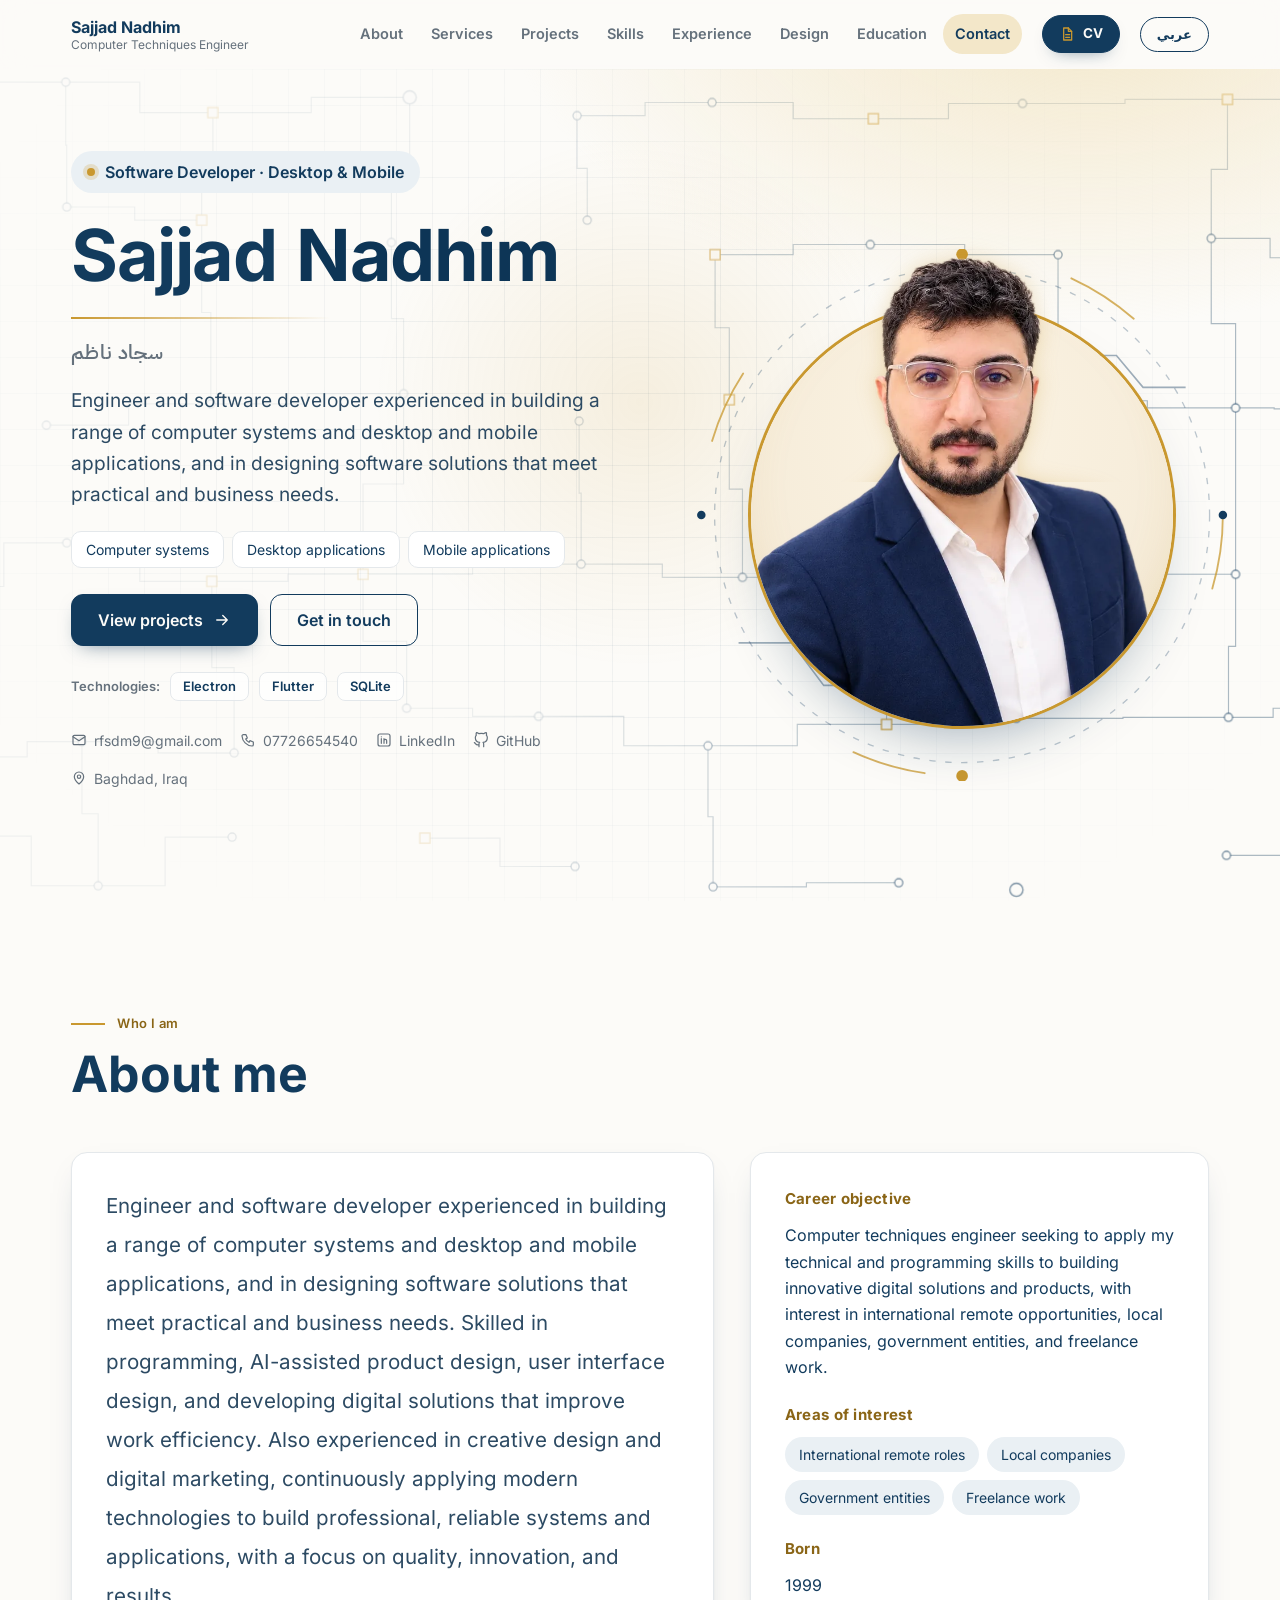
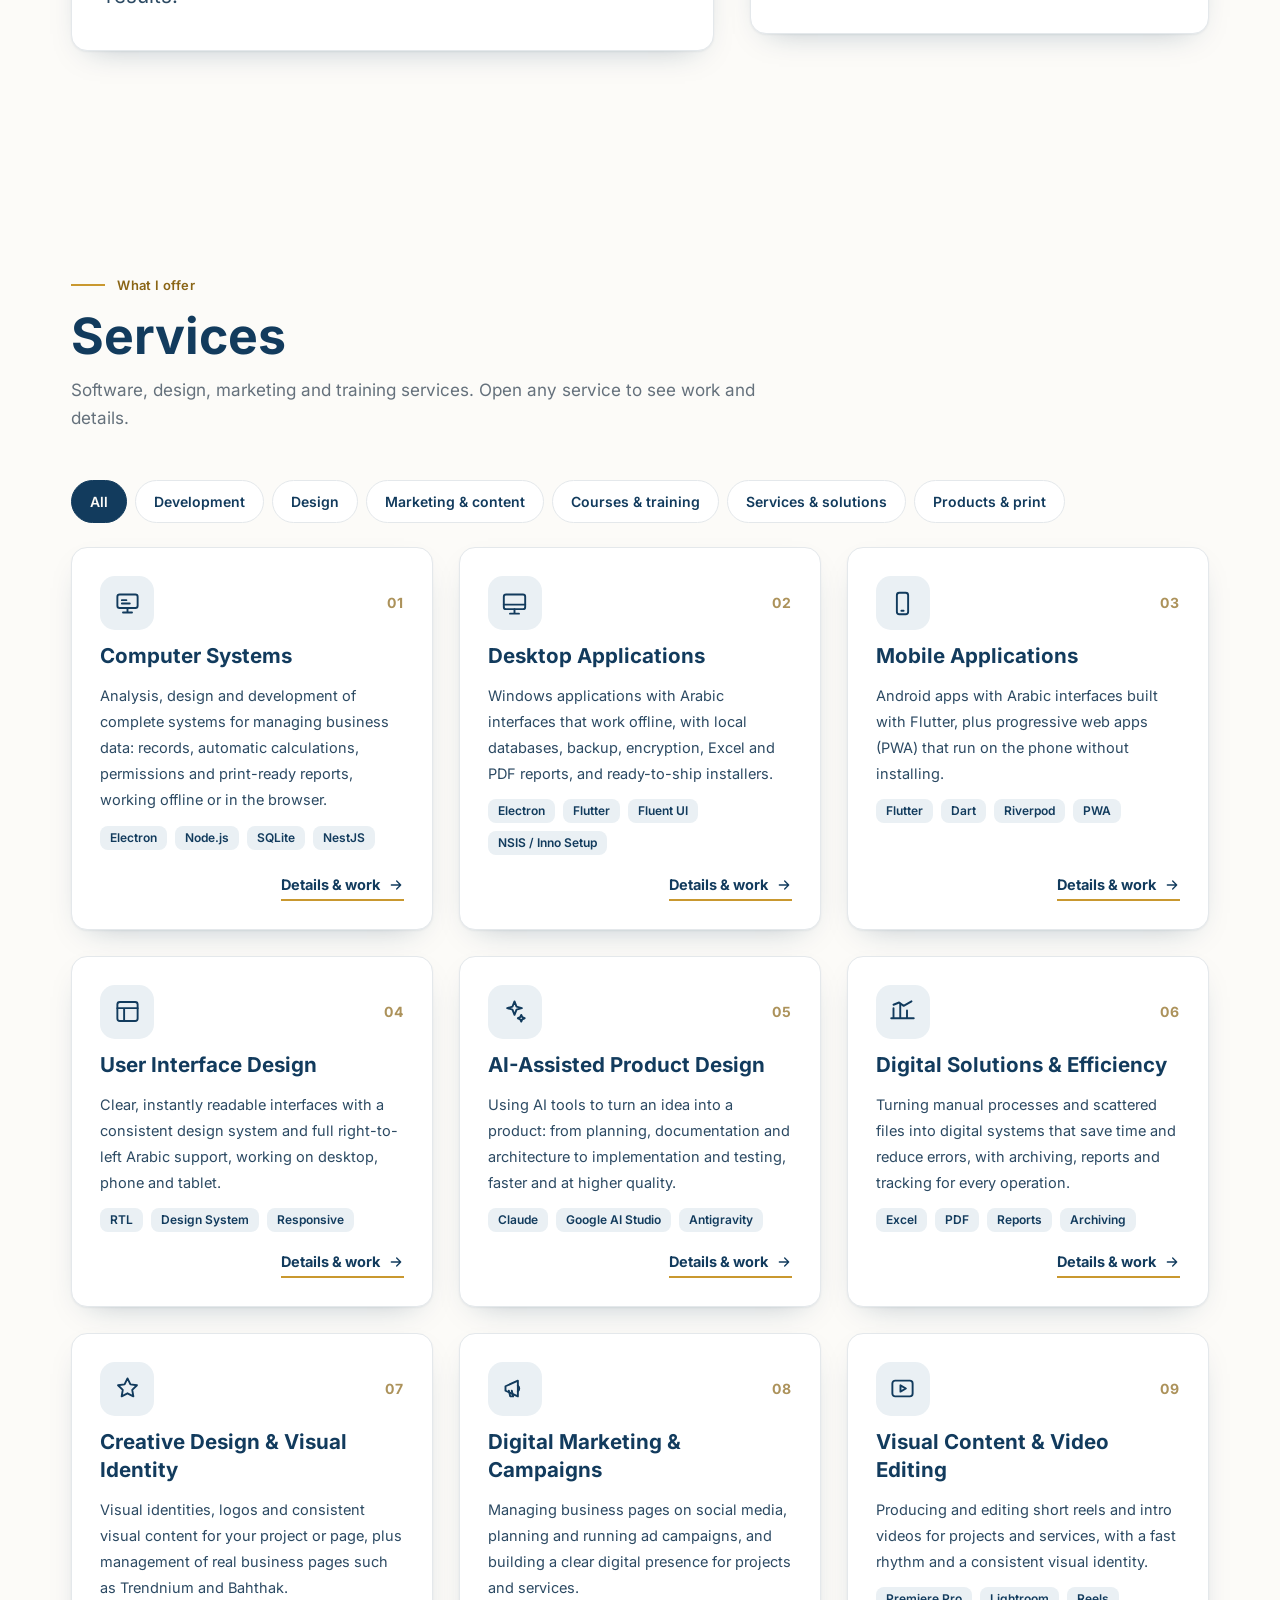
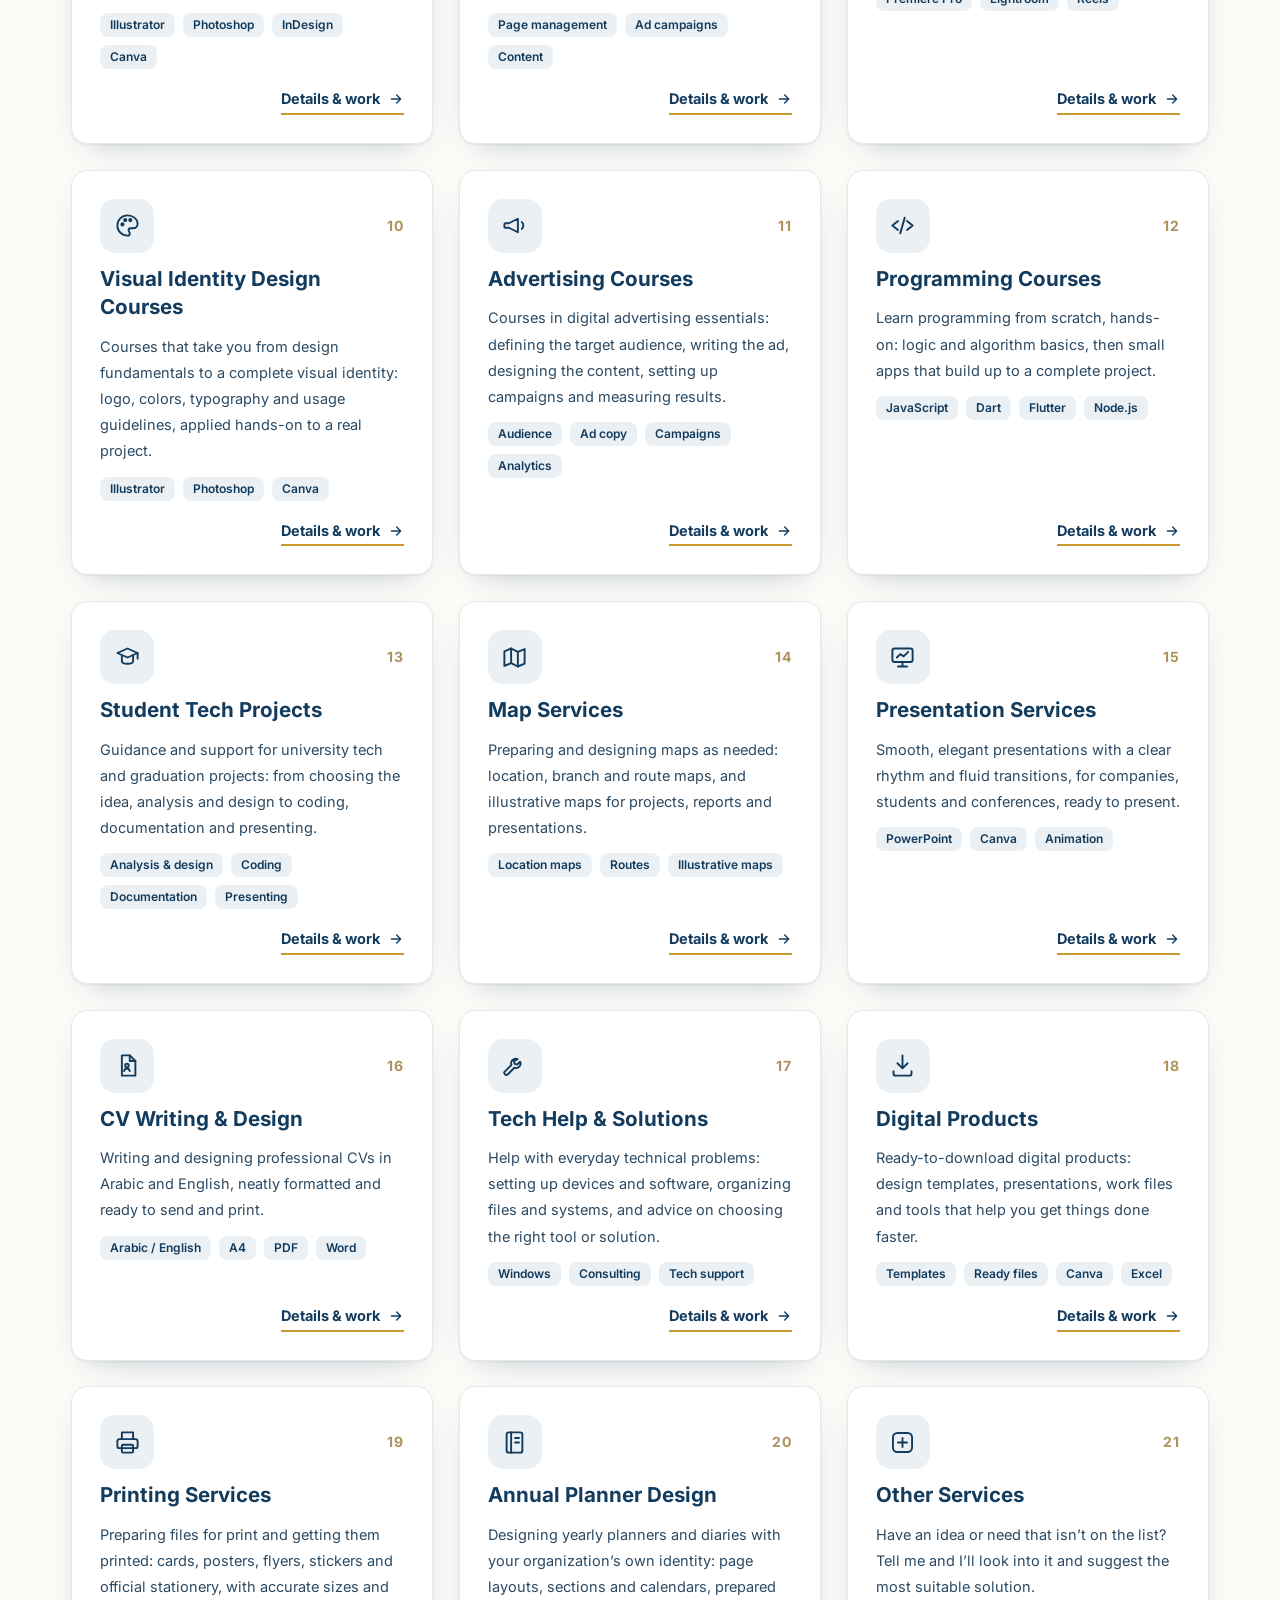
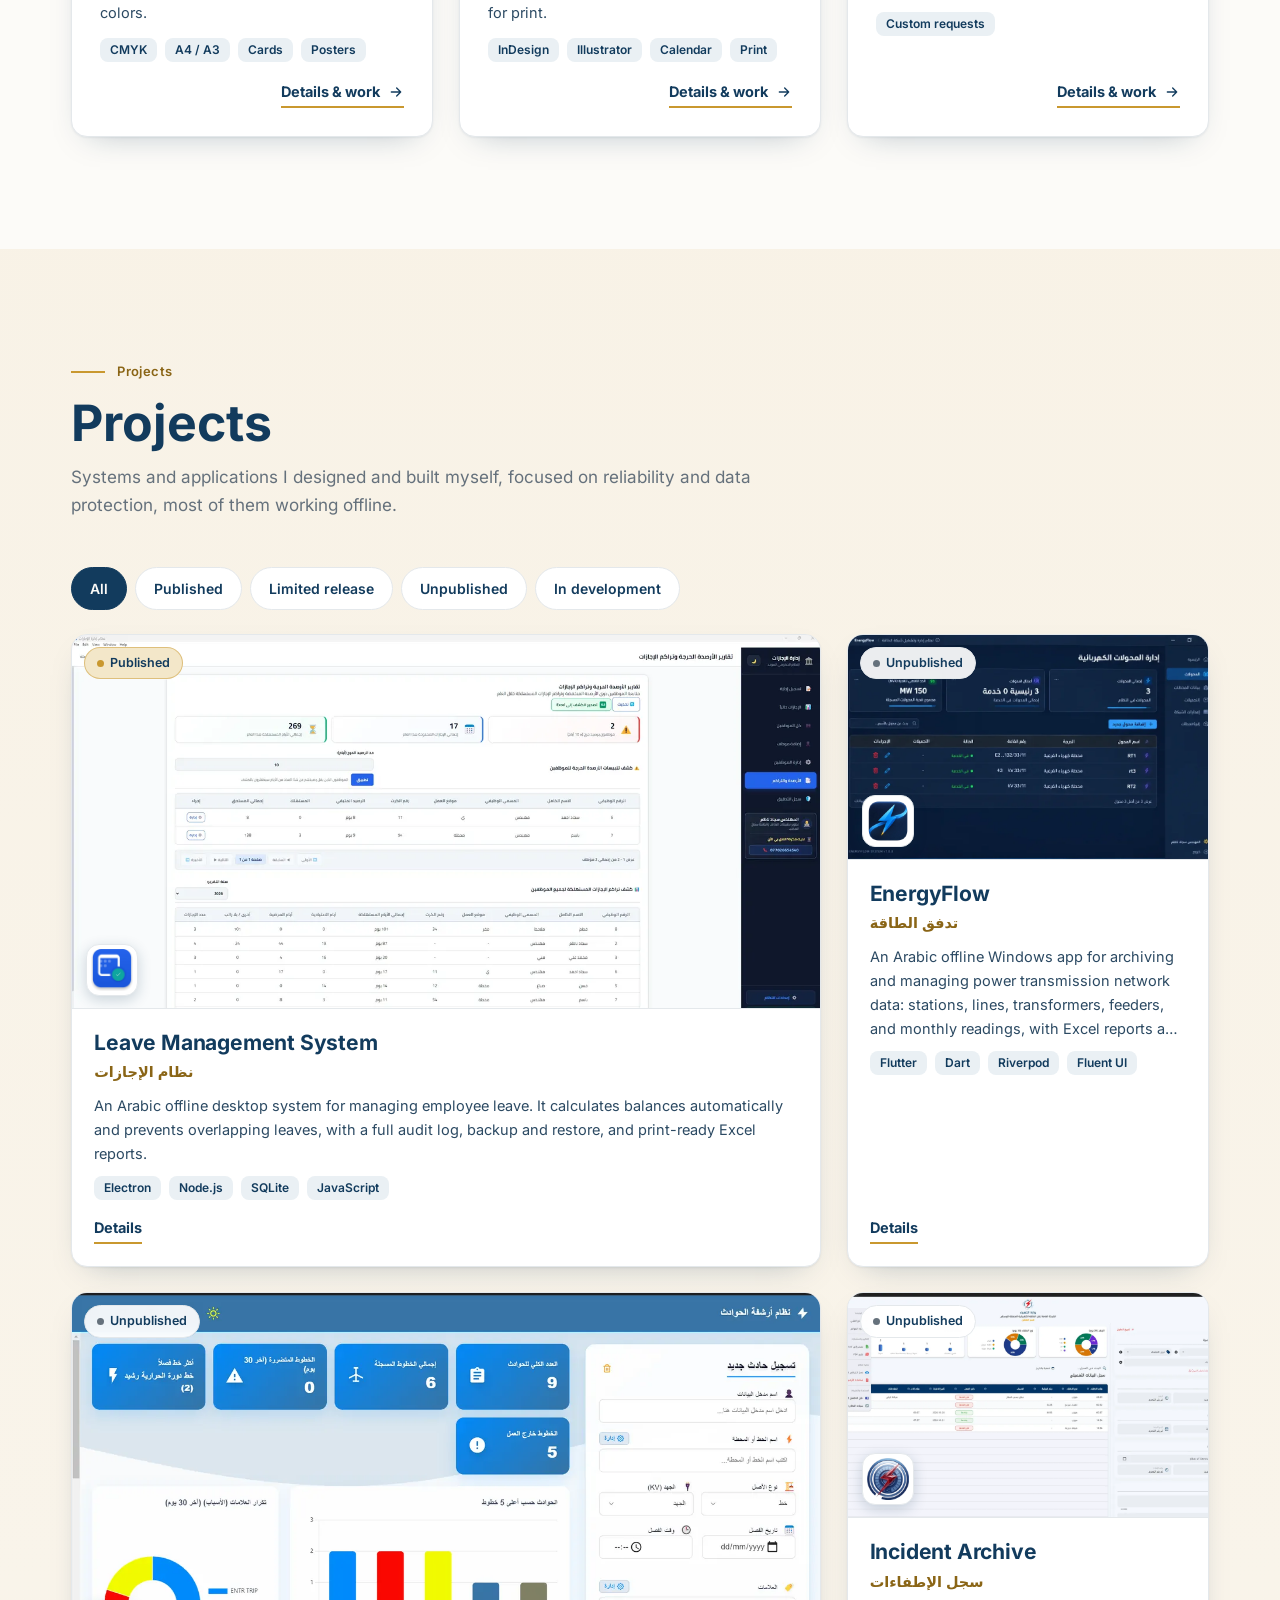
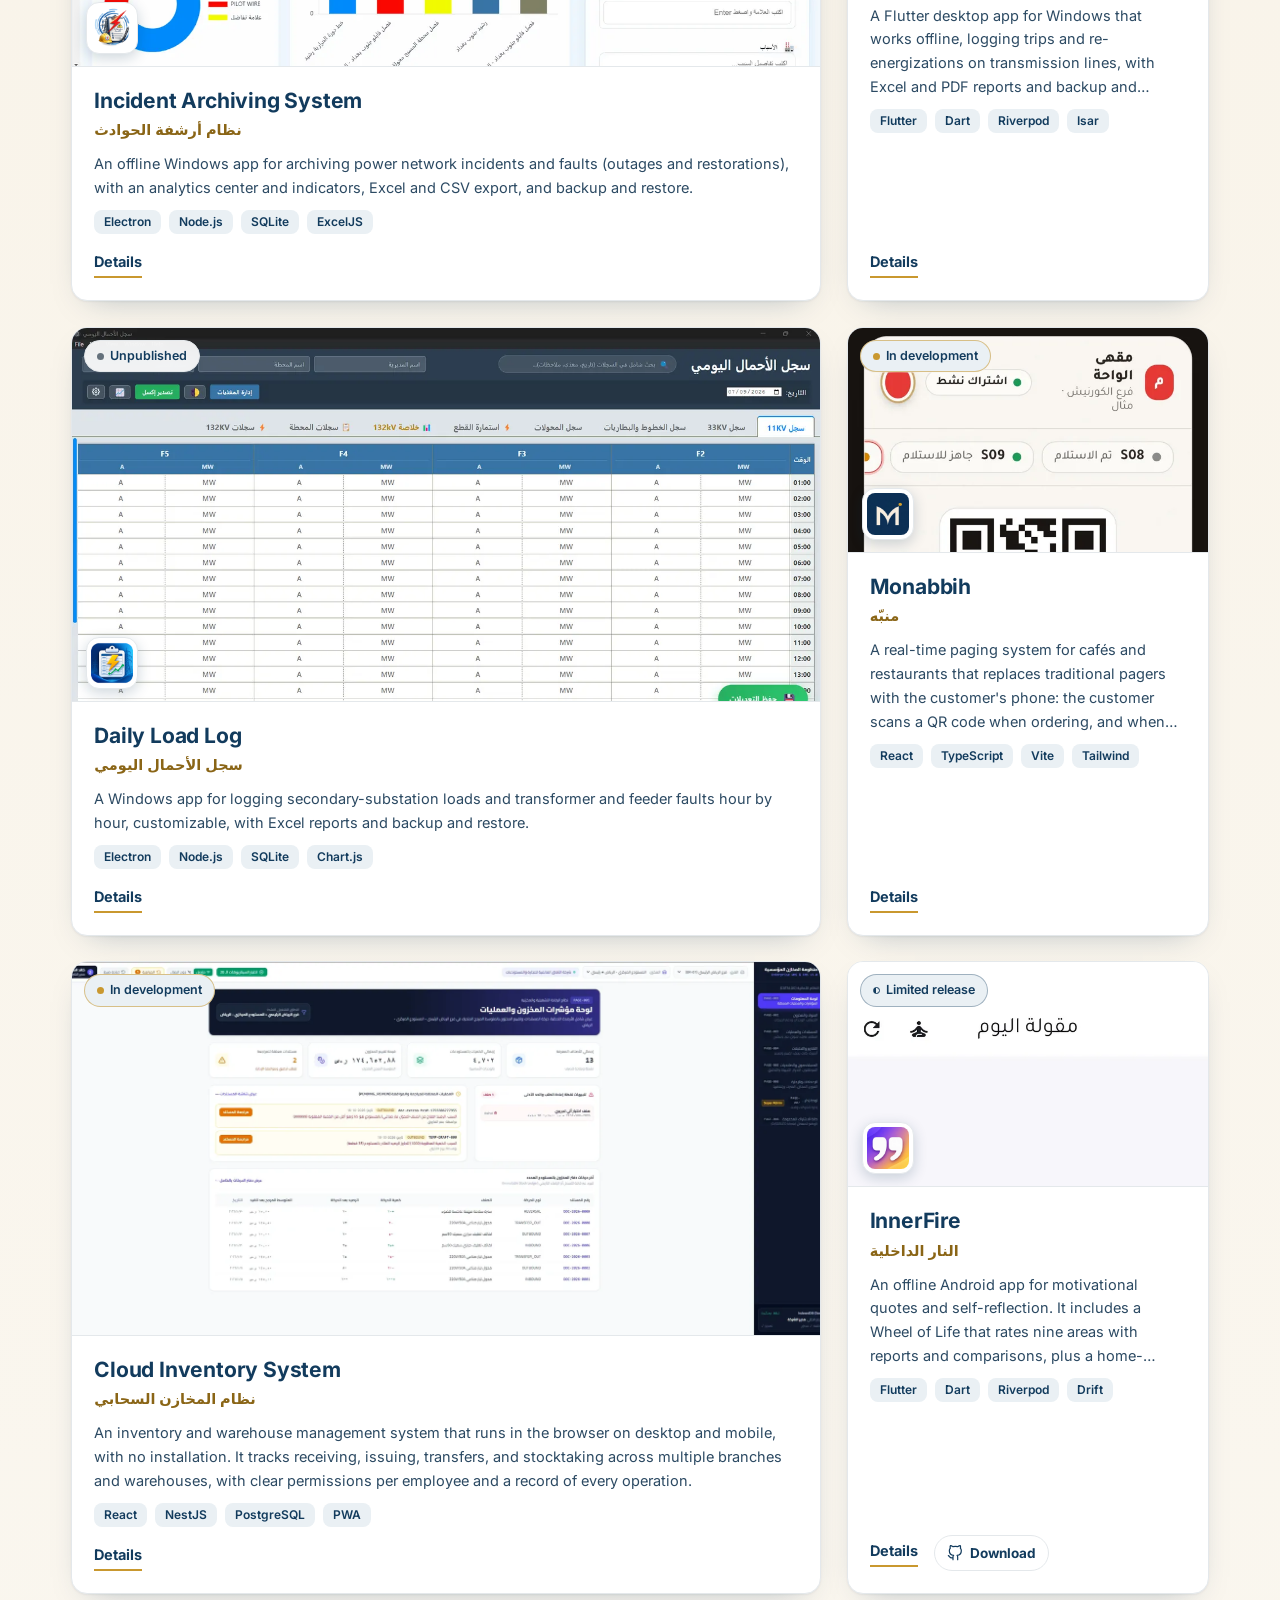
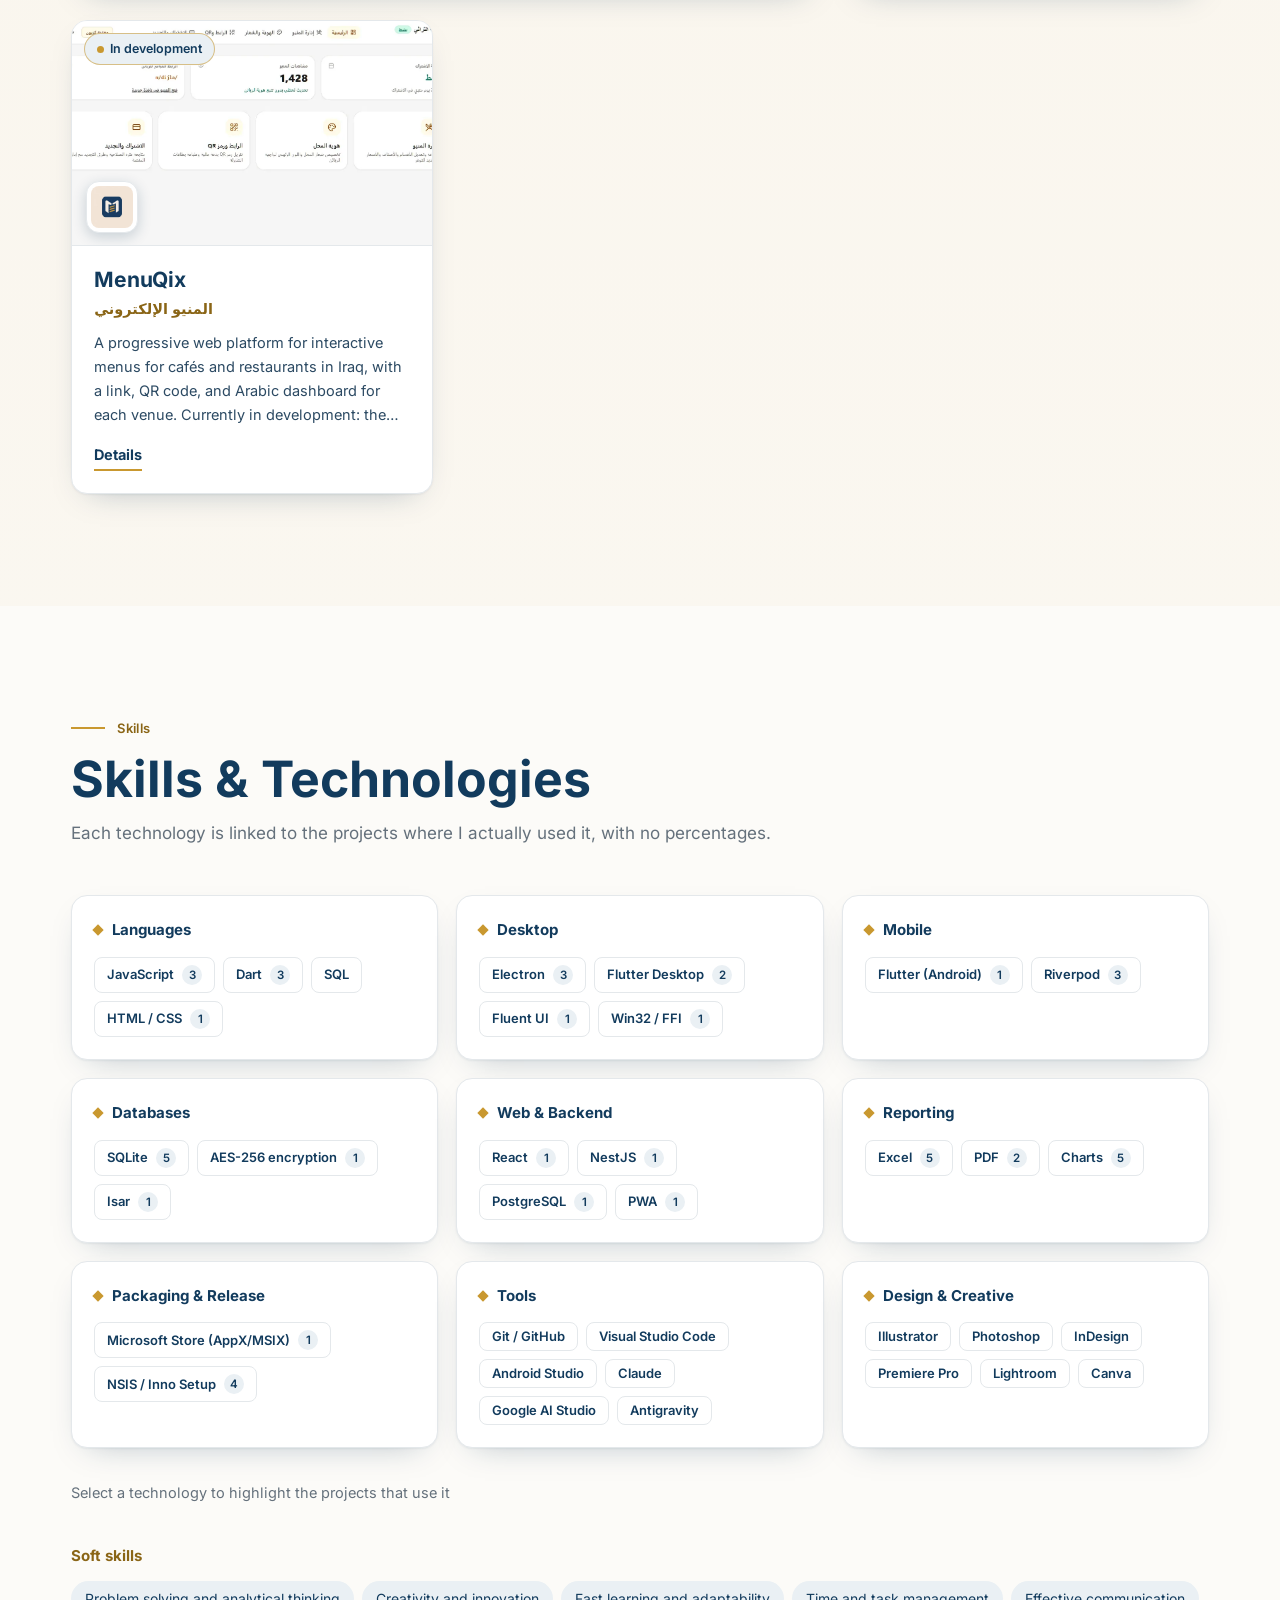
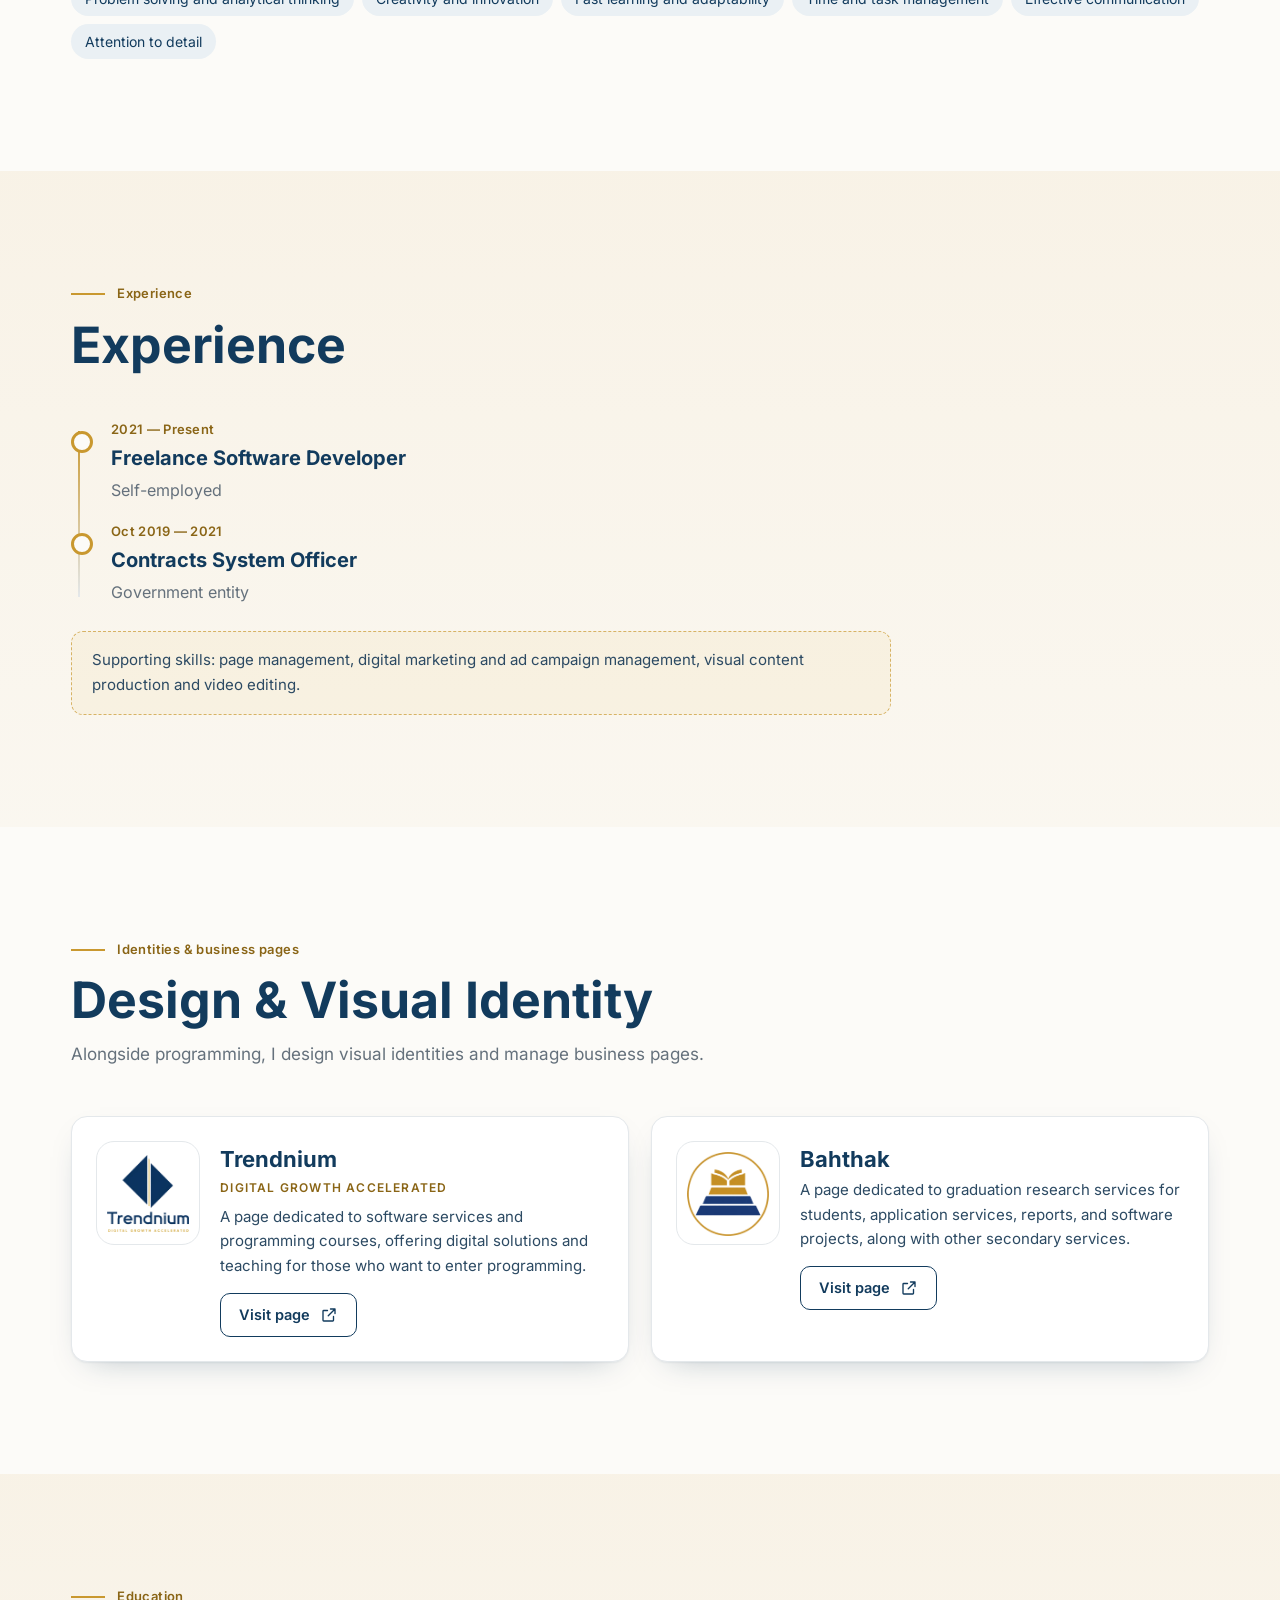
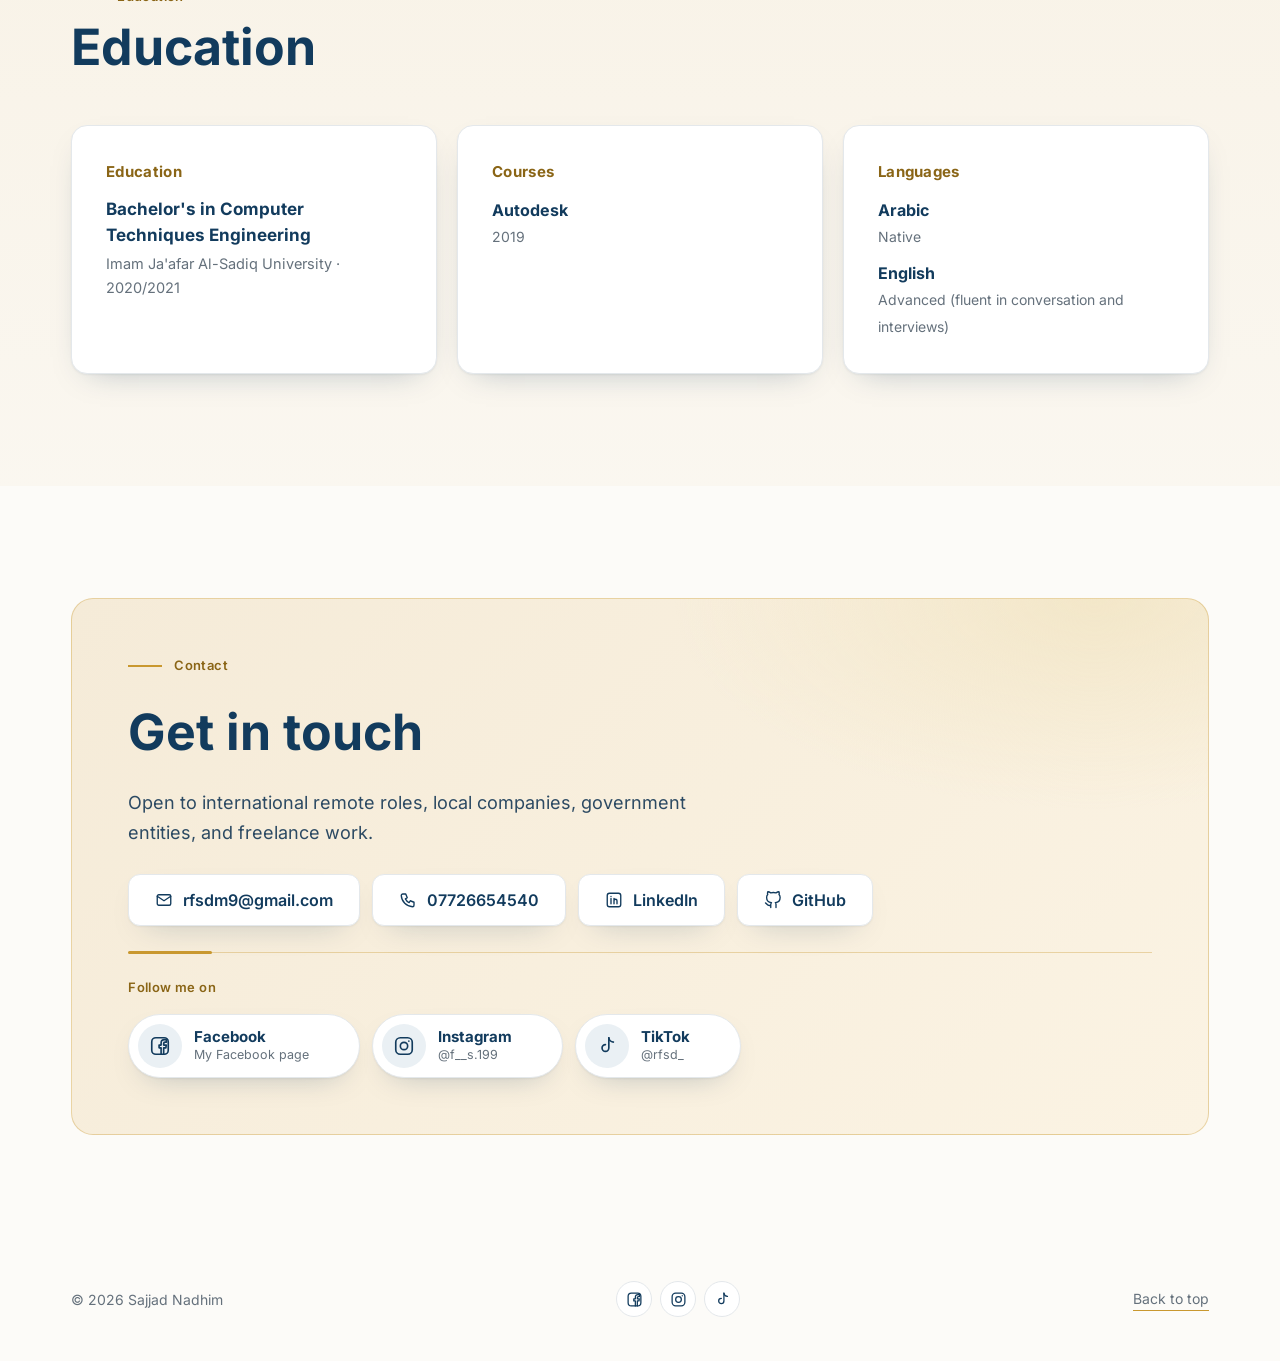
<file: en/index.html>
<!doctype html>
<html lang="en" dir="ltr">
<head>
<meta charset="utf-8">
<meta name="viewport" content="width=device-width, initial-scale=1">
<title>Sajjad Nadhim — Software Developer</title>
<meta name="description" content="Sajjad Nadhim, computer techniques engineer and software developer building desktop and mobile applications.">
<meta property="og:type" content="website"><meta property="og:title" content="Sajjad Nadhim — Software Developer"><meta property="og:description" content="Sajjad Nadhim, computer techniques engineer and software developer building desktop and mobile applications."><meta property="og:locale" content="en_US">

<link rel="preload" as="image" href="../assets/img/portrait.webp" type="image/webp">
<link rel="canonical" href="https://sajadmssa.github.io/en/">
<link rel="alternate" hreflang="ar" href="https://sajadmssa.github.io/ar/"><link rel="alternate" hreflang="en" href="https://sajadmssa.github.io/en/"><link rel="alternate" hreflang="x-default" href="https://sajadmssa.github.io/">
<link rel="icon" href="../favicon.svg" type="image/svg+xml"><link rel="icon" href="../favicon.ico" sizes="48x48"><link rel="apple-touch-icon" href="../apple-touch-icon.png"><meta name="theme-color" content="#123B5D">
<meta property="og:url" content="https://sajadmssa.github.io/en/"><meta property="og:site_name" content="Sajjad Nadhim"><meta property="og:image" content="https://sajadmssa.github.io/assets/og-en.png"><meta property="og:image:width" content="1200"><meta property="og:image:height" content="630"><meta property="og:image:alt" content="Sajjad Nadhim — Software Developer">
<meta name="twitter:card" content="summary_large_image"><meta name="twitter:title" content="Sajjad Nadhim — Software Developer"><meta name="twitter:description" content="Sajjad Nadhim, computer techniques engineer and software developer building desktop and mobile applications."><meta name="twitter:image" content="https://sajadmssa.github.io/assets/og-en.png">
<link rel="preload" as="font" type="font/woff2" href="../assets/fonts/ibm-plex-sans-arabic-arabic-400-normal.woff2" crossorigin><link rel="preload" as="font" type="font/woff2" href="../assets/fonts/ibm-plex-sans-arabic-arabic-700-normal.woff2" crossorigin>
<link rel="stylesheet" href="../assets/fonts.css">
<link rel="stylesheet" href="../assets/site.css">
<script type="application/ld+json">{"@context":"https://schema.org","@type":"Person","url":"https://sajadmssa.github.io/en/","image":"https://sajadmssa.github.io/assets/og-en.png","name":"Sajjad Nadhim","alternateName":"سجاد ناظم","jobTitle":"Software Developer · Desktop & Mobile","email":"rfsdm9@gmail.com","telephone":"+9647726654540","sameAs":["https://www.linkedin.com/in/م-سجاد-ناظم-3004b7181","https://github.com/sajadmssa","https://www.facebook.com/share/1Mjcj93DjJ/","https://www.instagram.com/f__s.199/","https://www.tiktok.com/@rfsd_"],"address":{"@type":"PostalAddress","addressLocality":"Baghdad","addressCountry":"IQ"}}</script>
</head>
<body data-img="../assets/img/" data-reel="../">
<a class="skip" href="#main">Skip to content</a>
<nav class="nav" aria-label="Main navigation"><div class="wrap">
  <a class="brand" href="#hero">Sajjad Nadhim<small>Computer Techniques Engineer</small></a>
  <ul><li><a href="#about">About</a></li><li><a href="#services">Services</a></li><li><a href="#projects">Projects</a></li><li><a href="#skills">Skills</a></li><li><a href="#experience">Experience</a></li><li><a href="#design">Design</a></li><li><a href="#education">Education</a></li><li><a href="#contact">Contact</a></li></ul>
  <a class="cvbtn" href="cv/index.html" aria-label="One-page CV"><svg viewBox="0 0 24 24" fill="none" stroke="currentColor" stroke-width="1.9" stroke-linecap="round" stroke-linejoin="round" aria-hidden="true" focusable="false"><path d="M7 3h7l5 5v13H7z"/><path d="M14 3v5h5M10 13h6M10 17h6"/></svg><span>CV</span></a>
  <a class="lang" href="../ar/index.html" hreflang="ar" lang="ar" aria-label="التبديل إلى العربية">عربي</a>
  <button class="burger" type="button" aria-expanded="false" aria-label="Menu"><span></span></button>
</div></nav>

<main id="main">
<header class="hero" id="hero">
  <svg class="net" id="net" viewBox="0 0 1440 820" preserveAspectRatio="xMidYMid slice" aria-hidden="true" focusable="false"></svg>
  <div class="wrap stage">
    <section class="copy" aria-labelledby="name">
      <span class="role reveal" style="animation-delay:.05s"><i></i><span>Software Developer · Desktop &amp; Mobile</span></span>
      <h1 id="name" aria-label="Sajjad Nadhim"><span class="w" aria-hidden="true"><span>Sajjad</span></span><span class="w" aria-hidden="true"><span>Nadhim</span></span></h1>
      <div class="rule" aria-hidden="true"></div>
      <p class="alt reveal" style="animation-delay:.35s" lang="ar">سجاد ناظم</p>
      <p class="lead reveal" style="animation-delay:.45s">Engineer and software developer experienced in building a range of computer systems and desktop and mobile applications, and in designing software solutions that meet practical and business needs.</p>
      <ul class="offers reveal" style="animation-delay:.55s"><li>Computer systems</li><li>Desktop applications</li><li>Mobile applications</li></ul>
      <div class="ctas reveal" style="animation-delay:.65s">
        <a class="btn primary" id="magnet" href="#projects"><span>View projects</span><svg class="arr" viewBox="0 0 24 24" fill="none" stroke="currentColor" stroke-width="1.8" stroke-linecap="round" stroke-linejoin="round" aria-hidden="true" focusable="false"><path d="M5 12h14M13 6l6 6-6 6"/></svg></a>
        <a class="btn ghost" href="#contact"><span>Get in touch</span></a>
      </div>
      <div class="tech reveal" style="animation-delay:.75s"><b>Technologies:</b><span>Electron</span><span>Flutter</span><span>SQLite</span></div>
      <nav class="contact reveal" style="animation-delay:.85s" aria-label="Contact links">
        <a href="mailto:rfsdm9@gmail.com"><svg viewBox="0 0 24 24" fill="none" stroke="currentColor" stroke-width="1.8" stroke-linecap="round" stroke-linejoin="round" aria-hidden="true" focusable="false"><rect x="3" y="5" width="18" height="14" rx="2"/><path d="m3 7 9 6 9-6"/></svg><span class="latin" dir="ltr">rfsdm9@gmail.com</span></a>
        <a href="tel:+9647726654540"><svg viewBox="0 0 24 24" fill="none" stroke="currentColor" stroke-width="1.8" stroke-linecap="round" stroke-linejoin="round" aria-hidden="true" focusable="false"><path d="M5 4h4l2 5-2.5 1.5a11 11 0 0 0 5 5L15 13l5 2v4a2 2 0 0 1-2 2A16 16 0 0 1 3 6a2 2 0 0 1 2-2z"/></svg><span class="latin" dir="ltr">07726654540</span></a>
        <a href="https://www.linkedin.com/in/م-سجاد-ناظم-3004b7181" target="_blank" rel="noopener"><svg viewBox="0 0 24 24" fill="none" stroke="currentColor" stroke-width="1.8" stroke-linecap="round" stroke-linejoin="round" aria-hidden="true" focusable="false"><rect x="3" y="3" width="18" height="18" rx="3"/><path d="M8 10v7M8 7.2v.1M12 17v-4a2 2 0 0 1 4 0v4M12 10v7"/></svg><span class="latin">LinkedIn</span></a>
        <a href="https://github.com/sajadmssa" target="_blank" rel="noopener"><svg viewBox="0 0 24 24" fill="none" stroke="currentColor" stroke-width="1.8" stroke-linecap="round" stroke-linejoin="round" aria-hidden="true" focusable="false"><path d="M9 19c-5 1.5-5-2.5-7-3m14 6v-3.87a3.37 3.37 0 0 0-.94-2.61c3.14-.35 6.44-1.54 6.44-7A5.44 5.44 0 0 0 20 4.77 5.07 5.07 0 0 0 19.91 1S18.73.65 16 2.48a13.38 13.38 0 0 0-7 0C6.27.65 5.09 1 5.09 1A5.07 5.07 0 0 0 5 4.77a5.44 5.44 0 0 0-1.5 3.78c0 5.42 3.3 6.61 6.44 7A3.37 3.37 0 0 0 9 18.13V22"/></svg><span class="latin">GitHub</span></a>
        <span class="loc"><svg viewBox="0 0 24 24" fill="none" stroke="currentColor" stroke-width="1.8" stroke-linecap="round" stroke-linejoin="round" aria-hidden="true" focusable="false"><path d="M12 21s7-6.1 7-11a7 7 0 0 0-14 0c0 4.9 7 11 7 11z"/><circle cx="12" cy="10" r="2.5"/></svg><span>Baghdad, Iraq</span></span>
      </nav>
    </section>
    <section class="visual" aria-label="Portrait of Sajjad Nadhim">
      <div class="frame" id="frame">
        <svg class="decor" viewBox="0 0 100 100" aria-hidden="true" focusable="false">
          <circle cx="50" cy="50" r="46.5" fill="none" stroke="#123B5D" stroke-opacity=".28" stroke-width=".25" stroke-dasharray="1.2 1.8"/>
          <g class="spin"><circle cx="50" cy="50" r="49" fill="none" stroke="#C9982F" stroke-opacity=".75" stroke-width=".35" stroke-dasharray="14 70" stroke-linecap="round"/>
            <circle cx="50" cy="1" r="1.1" fill="#C9982F"/><circle cx="99" cy="50" r=".8" fill="#123B5D"/><circle cx="50" cy="99" r="1.1" fill="#C9982F"/><circle cx="1" cy="50" r=".8" fill="#123B5D"/></g>
          <path d="M8 74 L18 74 L24 82 L40 82" fill="none" stroke="#123B5D" stroke-opacity=".4" stroke-width=".3"/><rect x="39" y="80.5" width="3" height="3" fill="#F5EBD8" stroke="#C9982F" stroke-width=".35"/>
          <path d="M92 26 L84 26 L79 20 L68 20" fill="none" stroke="#123B5D" stroke-opacity=".4" stroke-width=".3"/><circle cx="66.5" cy="20" r="1.5" fill="#FCFBF8" stroke="#123B5D" stroke-opacity=".6" stroke-width=".35"/>
        </svg>
        <div class="disc"></div>
        <div class="clip"><img class="shot" src="../assets/img/portrait.webp" alt="Portrait of Sajjad Nadhim" width="820" height="1025" fetchpriority="high"></div>
        <div class="pop" aria-hidden="true"><img class="shot" src="../assets/img/portrait.webp" alt="" width="820" height="1025"></div>
      </div>
    </section>
  </div>
</header>

    <section class="sec" id="about" aria-labelledby="h-about"><div class="wrap">
      <div class="sec-head rv"><span class="eyebrow">Who I am</span><h2 id="h-about">About me</h2></div>
      
      <div class="about"><div class="panel rv"><p class="big">Engineer and software developer experienced in building a range of computer systems and desktop and mobile applications, and in designing software solutions that meet practical and business needs. Skilled in programming, AI-assisted product design, user interface design, and developing digital solutions that improve work efficiency. Also experienced in creative design and digital marketing, continuously applying modern technologies to build professional, reliable systems and applications, with a focus on quality, innovation, and results.</p></div>
        <div class="panel rv"><h3>Career objective</h3><p>Computer techniques engineer seeking to apply my technical and programming skills to building innovative digital solutions and products, with interest in international remote opportunities, local companies, government entities, and freelance work.</p><h3>Areas of interest</h3><ul class="chips"><li>International remote roles</li><li>Local companies</li><li>Government entities</li><li>Freelance work</li></ul><h3>Born</h3><p>1999</p></div></div>
    </div></section>

        <section class="sec" id="services" aria-labelledby="h-services"><div class="wrap">
      <div class="sec-head rv"><span class="eyebrow">What I offer</span><h2 id="h-services">Services</h2><p>Software, design, marketing and training services. Open any service to see work and details.</p></div>
      <div class="filters rv" role="group" aria-label="Filter services"><button type="button" class="fbtn sfbtn" data-f="all" aria-pressed="true">All</button><button type="button" class="fbtn sfbtn" data-f="dev" aria-pressed="false">Development</button><button type="button" class="fbtn sfbtn" data-f="design" aria-pressed="false">Design</button><button type="button" class="fbtn sfbtn" data-f="mkt" aria-pressed="false">Marketing & content</button><button type="button" class="fbtn sfbtn" data-f="edu" aria-pressed="false">Courses & training</button><button type="button" class="fbtn sfbtn" data-f="srv" aria-pressed="false">Services & solutions</button><button type="button" class="fbtn sfbtn" data-f="prd" aria-pressed="false">Products & print</button></div>
      <div class="svc-grid">
        <article class="svc rv" data-id="s1" data-cat="dev">
          <div class="svc-top"><span class="svc-ico"><svg viewBox="0 0 24 24" fill="none" stroke="currentColor" stroke-width="1.7" stroke-linecap="round" stroke-linejoin="round" aria-hidden="true" focusable="false"><rect x="3" y="4" width="18" height="12" rx="2"/><path d="M8 20h8M12 16v4M7 9h4M7 12h7"/></svg></span><span class="svc-n latin" aria-hidden="true">01</span></div>
          <h3>Computer Systems</h3>
          <p class="sum">Analysis, design and development of complete systems for managing business data: records, automatic calculations, permissions and print-ready reports, working offline or in the browser.</p>
          <ul class="chips latin"><li>Electron</li><li>Node.js</li><li>SQLite</li><li>NestJS</li></ul>
          <div class="svc-foot"><span class="svc-count" aria-live="polite"></span><button type="button" class="svc-open">Details & work<span class="sr"> — Computer Systems</span><svg class="arr" viewBox="0 0 24 24" fill="none" stroke="currentColor" stroke-width="2" stroke-linecap="round" stroke-linejoin="round" aria-hidden="true" focusable="false"><path d="M5 12h14M13 6l6 6-6 6"/></svg></button></div>
        </article>
        <article class="svc rv" data-id="s2" data-cat="dev">
          <div class="svc-top"><span class="svc-ico"><svg viewBox="0 0 24 24" fill="none" stroke="currentColor" stroke-width="1.7" stroke-linecap="round" stroke-linejoin="round" aria-hidden="true" focusable="false"><rect x="2.5" y="4" width="19" height="13" rx="2"/><path d="M8 21h8M12 17v4M2.5 13h19"/></svg></span><span class="svc-n latin" aria-hidden="true">02</span></div>
          <h3>Desktop Applications</h3>
          <p class="sum">Windows applications with Arabic interfaces that work offline, with local databases, backup, encryption, Excel and PDF reports, and ready-to-ship installers.</p>
          <ul class="chips latin"><li>Electron</li><li>Flutter</li><li>Fluent UI</li><li>NSIS / Inno Setup</li></ul>
          <div class="svc-foot"><span class="svc-count" aria-live="polite"></span><button type="button" class="svc-open">Details & work<span class="sr"> — Desktop Applications</span><svg class="arr" viewBox="0 0 24 24" fill="none" stroke="currentColor" stroke-width="2" stroke-linecap="round" stroke-linejoin="round" aria-hidden="true" focusable="false"><path d="M5 12h14M13 6l6 6-6 6"/></svg></button></div>
        </article>
        <article class="svc rv" data-id="s3" data-cat="dev">
          <div class="svc-top"><span class="svc-ico"><svg viewBox="0 0 24 24" fill="none" stroke="currentColor" stroke-width="1.7" stroke-linecap="round" stroke-linejoin="round" aria-hidden="true" focusable="false"><rect x="7" y="2.5" width="10" height="19" rx="2.2"/><path d="M11 18.5h2"/></svg></span><span class="svc-n latin" aria-hidden="true">03</span></div>
          <h3>Mobile Applications</h3>
          <p class="sum">Android apps with Arabic interfaces built with Flutter, plus progressive web apps (PWA) that run on the phone without installing.</p>
          <ul class="chips latin"><li>Flutter</li><li>Dart</li><li>Riverpod</li><li>PWA</li></ul>
          <div class="svc-foot"><span class="svc-count" aria-live="polite"></span><button type="button" class="svc-open">Details & work<span class="sr"> — Mobile Applications</span><svg class="arr" viewBox="0 0 24 24" fill="none" stroke="currentColor" stroke-width="2" stroke-linecap="round" stroke-linejoin="round" aria-hidden="true" focusable="false"><path d="M5 12h14M13 6l6 6-6 6"/></svg></button></div>
        </article>
        <article class="svc rv" data-id="s4" data-cat="design">
          <div class="svc-top"><span class="svc-ico"><svg viewBox="0 0 24 24" fill="none" stroke="currentColor" stroke-width="1.7" stroke-linecap="round" stroke-linejoin="round" aria-hidden="true" focusable="false"><rect x="3" y="3.5" width="18" height="17" rx="2.2"/><path d="M3 9h18M9 9v11.5"/></svg></span><span class="svc-n latin" aria-hidden="true">04</span></div>
          <h3>User Interface Design</h3>
          <p class="sum">Clear, instantly readable interfaces with a consistent design system and full right-to-left Arabic support, working on desktop, phone and tablet.</p>
          <ul class="chips latin"><li>RTL</li><li>Design System</li><li>Responsive</li></ul>
          <div class="svc-foot"><span class="svc-count" aria-live="polite"></span><button type="button" class="svc-open">Details & work<span class="sr"> — User Interface Design</span><svg class="arr" viewBox="0 0 24 24" fill="none" stroke="currentColor" stroke-width="2" stroke-linecap="round" stroke-linejoin="round" aria-hidden="true" focusable="false"><path d="M5 12h14M13 6l6 6-6 6"/></svg></button></div>
        </article>
        <article class="svc rv" data-id="s5" data-cat="dev">
          <div class="svc-top"><span class="svc-ico"><svg viewBox="0 0 24 24" fill="none" stroke="currentColor" stroke-width="1.7" stroke-linecap="round" stroke-linejoin="round" aria-hidden="true" focusable="false"><path d="M12 3l1.8 4.6L18.5 9l-4.7 1.4L12 15l-1.8-4.6L5.5 9l4.7-1.4zM18 15l.9 2.1L21 18l-2.1.9L18 21l-.9-2.1L15 18l2.1-.9z"/></svg></span><span class="svc-n latin" aria-hidden="true">05</span></div>
          <h3>AI-Assisted Product Design</h3>
          <p class="sum">Using AI tools to turn an idea into a product: from planning, documentation and architecture to implementation and testing, faster and at higher quality.</p>
          <ul class="chips latin"><li>Claude</li><li>Google AI Studio</li><li>Antigravity</li></ul>
          <div class="svc-foot"><span class="svc-count" aria-live="polite"></span><button type="button" class="svc-open">Details & work<span class="sr"> — AI-Assisted Product Design</span><svg class="arr" viewBox="0 0 24 24" fill="none" stroke="currentColor" stroke-width="2" stroke-linecap="round" stroke-linejoin="round" aria-hidden="true" focusable="false"><path d="M5 12h14M13 6l6 6-6 6"/></svg></button></div>
        </article>
        <article class="svc rv" data-id="s6" data-cat="dev">
          <div class="svc-top"><span class="svc-ico"><svg viewBox="0 0 24 24" fill="none" stroke="currentColor" stroke-width="1.7" stroke-linecap="round" stroke-linejoin="round" aria-hidden="true" focusable="false"><path d="M4 18V9M10 18V5M16 18v-7M22 18H2"/><path d="M4 6l5-2 4 3 7-4"/></svg></span><span class="svc-n latin" aria-hidden="true">06</span></div>
          <h3>Digital Solutions &amp; Efficiency</h3>
          <p class="sum">Turning manual processes and scattered files into digital systems that save time and reduce errors, with archiving, reports and tracking for every operation.</p>
          <ul class="chips latin"><li>Excel</li><li>PDF</li><li>Reports</li><li>Archiving</li></ul>
          <div class="svc-foot"><span class="svc-count" aria-live="polite"></span><button type="button" class="svc-open">Details & work<span class="sr"> — Digital Solutions &amp; Efficiency</span><svg class="arr" viewBox="0 0 24 24" fill="none" stroke="currentColor" stroke-width="2" stroke-linecap="round" stroke-linejoin="round" aria-hidden="true" focusable="false"><path d="M5 12h14M13 6l6 6-6 6"/></svg></button></div>
        </article>
        <article class="svc rv" data-id="s7" data-cat="design">
          <div class="svc-top"><span class="svc-ico"><svg viewBox="0 0 24 24" fill="none" stroke="currentColor" stroke-width="1.7" stroke-linecap="round" stroke-linejoin="round" aria-hidden="true" focusable="false"><path d="M12 3l2.6 5.3 5.8.8-4.2 4.1 1 5.8L12 16.3 6.8 19l1-5.8L3.6 9.1l5.8-.8z"/></svg></span><span class="svc-n latin" aria-hidden="true">07</span></div>
          <h3>Creative Design &amp; Visual Identity</h3>
          <p class="sum">Visual identities, logos and consistent visual content for your project or page, plus management of real business pages such as Trendnium and Bahthak.</p>
          <ul class="chips latin"><li>Illustrator</li><li>Photoshop</li><li>InDesign</li><li>Canva</li></ul>
          <div class="svc-foot"><span class="svc-count" aria-live="polite"></span><button type="button" class="svc-open">Details & work<span class="sr"> — Creative Design &amp; Visual Identity</span><svg class="arr" viewBox="0 0 24 24" fill="none" stroke="currentColor" stroke-width="2" stroke-linecap="round" stroke-linejoin="round" aria-hidden="true" focusable="false"><path d="M5 12h14M13 6l6 6-6 6"/></svg></button></div>
        </article>
        <article class="svc rv" data-id="s8" data-cat="mkt">
          <div class="svc-top"><span class="svc-ico"><svg viewBox="0 0 24 24" fill="none" stroke="currentColor" stroke-width="1.7" stroke-linecap="round" stroke-linejoin="round" aria-hidden="true" focusable="false"><path d="M4 14v-4l11-5v14z"/><path d="M15 9.5a3.2 3.2 0 0 1 0 5M7 14l1.2 5h2.6L9.6 14"/></svg></span><span class="svc-n latin" aria-hidden="true">08</span></div>
          <h3>Digital Marketing &amp; Campaigns</h3>
          <p class="sum">Managing business pages on social media, planning and running ad campaigns, and building a clear digital presence for projects and services.</p>
          <ul class="chips latin"><li>Page management</li><li>Ad campaigns</li><li>Content</li></ul>
          <div class="svc-foot"><span class="svc-count" aria-live="polite"></span><button type="button" class="svc-open">Details & work<span class="sr"> — Digital Marketing &amp; Campaigns</span><svg class="arr" viewBox="0 0 24 24" fill="none" stroke="currentColor" stroke-width="2" stroke-linecap="round" stroke-linejoin="round" aria-hidden="true" focusable="false"><path d="M5 12h14M13 6l6 6-6 6"/></svg></button></div>
        </article>
        <article class="svc rv" data-id="s9" data-cat="mkt">
          <div class="svc-top"><span class="svc-ico"><svg viewBox="0 0 24 24" fill="none" stroke="currentColor" stroke-width="1.7" stroke-linecap="round" stroke-linejoin="round" aria-hidden="true" focusable="false"><rect x="3" y="5" width="18" height="14" rx="2.5"/><path d="M10.2 9.2v5.6l4.8-2.8z"/></svg></span><span class="svc-n latin" aria-hidden="true">09</span></div>
          <h3>Visual Content &amp; Video Editing</h3>
          <p class="sum">Producing and editing short reels and intro videos for projects and services, with a fast rhythm and a consistent visual identity.</p>
          <ul class="chips latin"><li>Premiere Pro</li><li>Lightroom</li><li>Reels</li></ul>
          <div class="svc-foot"><span class="svc-count" aria-live="polite"></span><button type="button" class="svc-open">Details & work<span class="sr"> — Visual Content &amp; Video Editing</span><svg class="arr" viewBox="0 0 24 24" fill="none" stroke="currentColor" stroke-width="2" stroke-linecap="round" stroke-linejoin="round" aria-hidden="true" focusable="false"><path d="M5 12h14M13 6l6 6-6 6"/></svg></button></div>
        </article>
        <article class="svc rv" data-id="s10" data-cat="edu">
          <div class="svc-top"><span class="svc-ico"><svg viewBox="0 0 24 24" fill="none" stroke="currentColor" stroke-width="1.7" stroke-linecap="round" stroke-linejoin="round" aria-hidden="true" focusable="false"><path d="M12 3a9 9 0 1 0 0 18c1.4 0 2-1 2-2 0-1.4-1-1.6-1-2.8 0-1 .8-1.7 1.8-1.7H17a4 4 0 0 0 4-4C21 6.4 17 3 12 3z"/><circle cx="7.5" cy="11" r="1"/><circle cx="10" cy="7.2" r="1"/><circle cx="14.5" cy="7.2" r="1"/></svg></span><span class="svc-n latin" aria-hidden="true">10</span></div>
          <h3>Visual Identity Design Courses</h3>
          <p class="sum">Courses that take you from design fundamentals to a complete visual identity: logo, colors, typography and usage guidelines, applied hands-on to a real project.</p>
          <ul class="chips latin"><li>Illustrator</li><li>Photoshop</li><li>Canva</li></ul>
          <div class="svc-foot"><span class="svc-count" aria-live="polite"></span><button type="button" class="svc-open">Details & work<span class="sr"> — Visual Identity Design Courses</span><svg class="arr" viewBox="0 0 24 24" fill="none" stroke="currentColor" stroke-width="2" stroke-linecap="round" stroke-linejoin="round" aria-hidden="true" focusable="false"><path d="M5 12h14M13 6l6 6-6 6"/></svg></button></div>
        </article>
        <article class="svc rv" data-id="s11" data-cat="edu">
          <div class="svc-top"><span class="svc-ico"><svg viewBox="0 0 24 24" fill="none" stroke="currentColor" stroke-width="1.7" stroke-linecap="round" stroke-linejoin="round" aria-hidden="true" focusable="false"><path d="M3 11v2a1 1 0 0 0 1 1h3l8 4V6L7 10H4a1 1 0 0 0-1 1z"/><path d="M18.5 9a4 4 0 0 1 0 6"/></svg></span><span class="svc-n latin" aria-hidden="true">11</span></div>
          <h3>Advertising Courses</h3>
          <p class="sum">Courses in digital advertising essentials: defining the target audience, writing the ad, designing the content, setting up campaigns and measuring results.</p>
          <ul class="chips latin"><li>Audience</li><li>Ad copy</li><li>Campaigns</li><li>Analytics</li></ul>
          <div class="svc-foot"><span class="svc-count" aria-live="polite"></span><button type="button" class="svc-open">Details & work<span class="sr"> — Advertising Courses</span><svg class="arr" viewBox="0 0 24 24" fill="none" stroke="currentColor" stroke-width="2" stroke-linecap="round" stroke-linejoin="round" aria-hidden="true" focusable="false"><path d="M5 12h14M13 6l6 6-6 6"/></svg></button></div>
        </article>
        <article class="svc rv" data-id="s12" data-cat="edu">
          <div class="svc-top"><span class="svc-ico"><svg viewBox="0 0 24 24" fill="none" stroke="currentColor" stroke-width="1.7" stroke-linecap="round" stroke-linejoin="round" aria-hidden="true" focusable="false"><path d="M8 8l-5 4 5 4M16 8l5 4-5 4M14 5l-4 14"/></svg></span><span class="svc-n latin" aria-hidden="true">12</span></div>
          <h3>Programming Courses</h3>
          <p class="sum">Learn programming from scratch, hands-on: logic and algorithm basics, then small apps that build up to a complete project.</p>
          <ul class="chips latin"><li>JavaScript</li><li>Dart</li><li>Flutter</li><li>Node.js</li></ul>
          <div class="svc-foot"><span class="svc-count" aria-live="polite"></span><button type="button" class="svc-open">Details & work<span class="sr"> — Programming Courses</span><svg class="arr" viewBox="0 0 24 24" fill="none" stroke="currentColor" stroke-width="2" stroke-linecap="round" stroke-linejoin="round" aria-hidden="true" focusable="false"><path d="M5 12h14M13 6l6 6-6 6"/></svg></button></div>
        </article>
        <article class="svc rv" data-id="s13" data-cat="srv">
          <div class="svc-top"><span class="svc-ico"><svg viewBox="0 0 24 24" fill="none" stroke="currentColor" stroke-width="1.7" stroke-linecap="round" stroke-linejoin="round" aria-hidden="true" focusable="false"><path d="M3 8l9-4 9 4-9 4z"/><path d="M7 10.5V15c0 1.4 2.2 2.5 5 2.5s5-1.1 5-2.5v-4.5M21 8v5"/></svg></span><span class="svc-n latin" aria-hidden="true">13</span></div>
          <h3>Student Tech Projects</h3>
          <p class="sum">Guidance and support for university tech and graduation projects: from choosing the idea, analysis and design to coding, documentation and presenting.</p>
          <ul class="chips latin"><li>Analysis &amp; design</li><li>Coding</li><li>Documentation</li><li>Presenting</li></ul>
          <div class="svc-foot"><span class="svc-count" aria-live="polite"></span><button type="button" class="svc-open">Details & work<span class="sr"> — Student Tech Projects</span><svg class="arr" viewBox="0 0 24 24" fill="none" stroke="currentColor" stroke-width="2" stroke-linecap="round" stroke-linejoin="round" aria-hidden="true" focusable="false"><path d="M5 12h14M13 6l6 6-6 6"/></svg></button></div>
        </article>
        <article class="svc rv" data-id="s14" data-cat="srv">
          <div class="svc-top"><span class="svc-ico"><svg viewBox="0 0 24 24" fill="none" stroke="currentColor" stroke-width="1.7" stroke-linecap="round" stroke-linejoin="round" aria-hidden="true" focusable="false"><path d="M9 4L3 6.5v13L9 17l6 3 6-2.5v-13L15 7z"/><path d="M9 4v13M15 7v13"/></svg></span><span class="svc-n latin" aria-hidden="true">14</span></div>
          <h3>Map Services</h3>
          <p class="sum">Preparing and designing maps as needed: location, branch and route maps, and illustrative maps for projects, reports and presentations.</p>
          <ul class="chips latin"><li>Location maps</li><li>Routes</li><li>Illustrative maps</li></ul>
          <div class="svc-foot"><span class="svc-count" aria-live="polite"></span><button type="button" class="svc-open">Details & work<span class="sr"> — Map Services</span><svg class="arr" viewBox="0 0 24 24" fill="none" stroke="currentColor" stroke-width="2" stroke-linecap="round" stroke-linejoin="round" aria-hidden="true" focusable="false"><path d="M5 12h14M13 6l6 6-6 6"/></svg></button></div>
        </article>
        <article class="svc rv" data-id="s15" data-cat="srv">
          <div class="svc-top"><span class="svc-ico"><svg viewBox="0 0 24 24" fill="none" stroke="currentColor" stroke-width="1.7" stroke-linecap="round" stroke-linejoin="round" aria-hidden="true" focusable="false"><rect x="3" y="4" width="18" height="12" rx="2"/><path d="M12 16v4M8 20h8M7 12l3-3 3 2 4-4"/></svg></span><span class="svc-n latin" aria-hidden="true">15</span></div>
          <h3>Presentation Services</h3>
          <p class="sum">Smooth, elegant presentations with a clear rhythm and fluid transitions, for companies, students and conferences, ready to present.</p>
          <ul class="chips latin"><li>PowerPoint</li><li>Canva</li><li>Animation</li></ul>
          <div class="svc-foot"><span class="svc-count" aria-live="polite"></span><button type="button" class="svc-open">Details & work<span class="sr"> — Presentation Services</span><svg class="arr" viewBox="0 0 24 24" fill="none" stroke="currentColor" stroke-width="2" stroke-linecap="round" stroke-linejoin="round" aria-hidden="true" focusable="false"><path d="M5 12h14M13 6l6 6-6 6"/></svg></button></div>
        </article>
        <article class="svc rv" data-id="s16" data-cat="srv">
          <div class="svc-top"><span class="svc-ico"><svg viewBox="0 0 24 24" fill="none" stroke="currentColor" stroke-width="1.7" stroke-linecap="round" stroke-linejoin="round" aria-hidden="true" focusable="false"><path d="M7 3h7l5 5v13H7z"/><path d="M14 3v5h5"/><circle cx="11.5" cy="12" r="1.6"/><path d="M9 17c.4-1.6 1.4-2.3 2.5-2.3S13.6 15.4 14 17"/></svg></span><span class="svc-n latin" aria-hidden="true">16</span></div>
          <h3>CV Writing & Design</h3>
          <p class="sum">Writing and designing professional CVs in Arabic and English, neatly formatted and ready to send and print.</p>
          <ul class="chips latin"><li>Arabic / English</li><li>A4</li><li>PDF</li><li>Word</li></ul>
          <div class="svc-foot"><span class="svc-count" aria-live="polite"></span><button type="button" class="svc-open">Details & work<span class="sr"> — CV Writing & Design</span><svg class="arr" viewBox="0 0 24 24" fill="none" stroke="currentColor" stroke-width="2" stroke-linecap="round" stroke-linejoin="round" aria-hidden="true" focusable="false"><path d="M5 12h14M13 6l6 6-6 6"/></svg></button></div>
        </article>
        <article class="svc rv" data-id="s17" data-cat="srv">
          <div class="svc-top"><span class="svc-ico"><svg viewBox="0 0 24 24" fill="none" stroke="currentColor" stroke-width="1.7" stroke-linecap="round" stroke-linejoin="round" aria-hidden="true" focusable="false"><path d="M14.7 6.3a4 4 0 0 0-5.4 5.1L3.5 17.2a1.8 1.8 0 0 0 2.6 2.6l5.8-5.8a4 4 0 0 0 5.1-5.4l-2.5 2.5-2.4-.6-.6-2.4z"/></svg></span><span class="svc-n latin" aria-hidden="true">17</span></div>
          <h3>Tech Help & Solutions</h3>
          <p class="sum">Help with everyday technical problems: setting up devices and software, organizing files and systems, and advice on choosing the right tool or solution.</p>
          <ul class="chips latin"><li>Windows</li><li>Consulting</li><li>Tech support</li></ul>
          <div class="svc-foot"><span class="svc-count" aria-live="polite"></span><button type="button" class="svc-open">Details & work<span class="sr"> — Tech Help & Solutions</span><svg class="arr" viewBox="0 0 24 24" fill="none" stroke="currentColor" stroke-width="2" stroke-linecap="round" stroke-linejoin="round" aria-hidden="true" focusable="false"><path d="M5 12h14M13 6l6 6-6 6"/></svg></button></div>
        </article>
        <article class="svc rv" data-id="s18" data-cat="prd">
          <div class="svc-top"><span class="svc-ico"><svg viewBox="0 0 24 24" fill="none" stroke="currentColor" stroke-width="1.7" stroke-linecap="round" stroke-linejoin="round" aria-hidden="true" focusable="false"><path d="M12 3v11M7.5 10l4.5 4.5 4.5-4.5"/><path d="M4 17v2a2 2 0 0 0 2 2h12a2 2 0 0 0 2-2v-2"/></svg></span><span class="svc-n latin" aria-hidden="true">18</span></div>
          <h3>Digital Products</h3>
          <p class="sum">Ready-to-download digital products: design templates, presentations, work files and tools that help you get things done faster.</p>
          <ul class="chips latin"><li>Templates</li><li>Ready files</li><li>Canva</li><li>Excel</li></ul>
          <div class="svc-foot"><span class="svc-count" aria-live="polite"></span><button type="button" class="svc-open">Details & work<span class="sr"> — Digital Products</span><svg class="arr" viewBox="0 0 24 24" fill="none" stroke="currentColor" stroke-width="2" stroke-linecap="round" stroke-linejoin="round" aria-hidden="true" focusable="false"><path d="M5 12h14M13 6l6 6-6 6"/></svg></button></div>
        </article>
        <article class="svc rv" data-id="s19" data-cat="prd">
          <div class="svc-top"><span class="svc-ico"><svg viewBox="0 0 24 24" fill="none" stroke="currentColor" stroke-width="1.7" stroke-linecap="round" stroke-linejoin="round" aria-hidden="true" focusable="false"><path d="M7 9V3h10v6"/><rect x="3" y="9" width="18" height="8" rx="2"/><rect x="7" y="14" width="10" height="7" rx="1"/></svg></span><span class="svc-n latin" aria-hidden="true">19</span></div>
          <h3>Printing Services</h3>
          <p class="sum">Preparing files for print and getting them printed: cards, posters, flyers, stickers and official stationery, with accurate sizes and colors.</p>
          <ul class="chips latin"><li>CMYK</li><li>A4 / A3</li><li>Cards</li><li>Posters</li></ul>
          <div class="svc-foot"><span class="svc-count" aria-live="polite"></span><button type="button" class="svc-open">Details & work<span class="sr"> — Printing Services</span><svg class="arr" viewBox="0 0 24 24" fill="none" stroke="currentColor" stroke-width="2" stroke-linecap="round" stroke-linejoin="round" aria-hidden="true" focusable="false"><path d="M5 12h14M13 6l6 6-6 6"/></svg></button></div>
        </article>
        <article class="svc rv" data-id="s20" data-cat="prd">
          <div class="svc-top"><span class="svc-ico"><svg viewBox="0 0 24 24" fill="none" stroke="currentColor" stroke-width="1.7" stroke-linecap="round" stroke-linejoin="round" aria-hidden="true" focusable="false"><rect x="5" y="3" width="14" height="18" rx="2"/><path d="M9 3v18M12.5 8h3.5M12.5 12h3.5"/></svg></span><span class="svc-n latin" aria-hidden="true">20</span></div>
          <h3>Annual Planner Design</h3>
          <p class="sum">Designing yearly planners and diaries with your organization’s own identity: page layouts, sections and calendars, prepared for print.</p>
          <ul class="chips latin"><li>InDesign</li><li>Illustrator</li><li>Calendar</li><li>Print</li></ul>
          <div class="svc-foot"><span class="svc-count" aria-live="polite"></span><button type="button" class="svc-open">Details & work<span class="sr"> — Annual Planner Design</span><svg class="arr" viewBox="0 0 24 24" fill="none" stroke="currentColor" stroke-width="2" stroke-linecap="round" stroke-linejoin="round" aria-hidden="true" focusable="false"><path d="M5 12h14M13 6l6 6-6 6"/></svg></button></div>
        </article>
        <article class="svc rv" data-id="s21" data-cat="srv">
          <div class="svc-top"><span class="svc-ico"><svg viewBox="0 0 24 24" fill="none" stroke="currentColor" stroke-width="1.7" stroke-linecap="round" stroke-linejoin="round" aria-hidden="true" focusable="false"><rect x="3.5" y="3.5" width="17" height="17" rx="4"/><path d="M12 8v8M8 12h8"/></svg></span><span class="svc-n latin" aria-hidden="true">21</span></div>
          <h3>Other Services</h3>
          <p class="sum">Have an idea or need that isn’t on the list? Tell me and I’ll look into it and suggest the most suitable solution.</p>
          <ul class="chips latin"><li>Custom requests</li></ul>
          <div class="svc-foot"><span class="svc-count" aria-live="polite"></span><button type="button" class="svc-open">Details & work<span class="sr"> — Other Services</span><svg class="arr" viewBox="0 0 24 24" fill="none" stroke="currentColor" stroke-width="2" stroke-linecap="round" stroke-linejoin="round" aria-hidden="true" focusable="false"><path d="M5 12h14M13 6l6 6-6 6"/></svg></button></div>
        </article>
      </div>
    </div></section>

<section class="sec tint" id="projects" aria-labelledby="h-projects"><div class="wrap">
      <div class="sec-head rv"><span class="eyebrow">Projects</span><h2 id="h-projects">Projects</h2><p>Systems and applications I designed and built myself, focused on reliability and data protection, most of them working offline.</p></div>
      
      <div class="filters rv" role="group" aria-label="Filter projects by status"><button type="button" class="fbtn" data-f="all" aria-pressed="true">All</button><button type="button" class="fbtn" data-f="published" aria-pressed="false">Published</button><button type="button" class="fbtn" data-f="limited" aria-pressed="false">Limited release</button><button type="button" class="fbtn" data-f="unpublished" aria-pressed="false">Unpublished</button><button type="button" class="fbtn" data-f="development" aria-pressed="false">In development</button></div>
      <div class="grid">
        <article class="pc feat rv" data-id="leave" data-status="published">
          <div class="media"><img class="s" src="../assets/img/leave-balances.webp" alt="" loading="lazy" decoding="async"><img class="plogo" src="../assets/img/leave-system.webp" alt="" width="48" height="48"><span class="badge published"><i></i>Published</span></div>
          <div class="pbody">
            <h3 title="نظام الإجازات">Leave Management System</h3>
            <div class="sub">نظام الإجازات</div>
            <p class="sum">An Arabic offline desktop system for managing employee leave. It calculates balances automatically and prevents overlapping leaves, with a full audit log, backup and restore, and print-ready Excel reports.</p>
            <ul class="chips latin" aria-label="Technologies"><li>Electron</li><li>Node.js</li><li>SQLite</li><li>JavaScript</li></ul>
            <div class="more"><button type="button">Details<span class="sr"> — Leave Management System</span></button></div>
          </div>
        </article>
        <article class="pc rv" data-id="energyflow" data-status="unpublished">
          <div class="media"><img class="s" src="../assets/img/energyflow-transformers.webp" alt="" loading="lazy" decoding="async"><img class="plogo" src="../assets/img/energyflow.webp" alt="" width="48" height="48"><span class="badge unpublished"><i></i>Unpublished</span></div>
          <div class="pbody">
            <h3 title="تدفق الطاقة">EnergyFlow</h3>
            <div class="sub">تدفق الطاقة</div>
            <p class="sum">An Arabic offline Windows app for archiving and managing power transmission network data: stations, lines, transformers, feeders, and monthly readings, with Excel reports and data encryption.</p>
            <ul class="chips latin" aria-label="Technologies"><li>Flutter</li><li>Dart</li><li>Riverpod</li><li>Fluent UI</li></ul>
            <div class="more"><button type="button">Details<span class="sr"> — EnergyFlow</span></button></div>
          </div>
        </article>
        <article class="pc feat rv" data-id="incidents" data-status="unpublished">
          <div class="media"><img class="s" src="../assets/img/incidents-dashboard-light.webp" alt="" loading="lazy" decoding="async"><img class="plogo" src="../assets/img/incidents.webp" alt="" width="48" height="48"><span class="badge unpublished"><i></i>Unpublished</span></div>
          <div class="pbody">
            <h3 title="نظام أرشفة الحوادث">Incident Archiving System</h3>
            <div class="sub">نظام أرشفة الحوادث</div>
            <p class="sum">An offline Windows app for archiving power network incidents and faults (outages and restorations), with an analytics center and indicators, Excel and CSV export, and backup and restore.</p>
            <ul class="chips latin" aria-label="Technologies"><li>Electron</li><li>Node.js</li><li>SQLite</li><li>ExcelJS</li></ul>
            <div class="more"><button type="button">Details<span class="sr"> — Incident Archiving System</span></button></div>
          </div>
        </article>
        <article class="pc feat rv" data-id="loadlog" data-status="unpublished">
          <div class="media"><img class="s" src="../assets/img/loadlog-11kv.webp" alt="" loading="lazy" decoding="async"><img class="plogo" src="../assets/img/loadlog.webp" alt="" width="48" height="48"><span class="badge unpublished"><i></i>Unpublished</span></div>
          <div class="pbody">
            <h3 title="سجل الأحمال اليومي">Daily Load Log</h3>
            <div class="sub">سجل الأحمال اليومي</div>
            <p class="sum">A Windows app for logging secondary-substation loads and transformer and feeder faults hour by hour, customizable, with Excel reports and backup and restore.</p>
            <ul class="chips latin" aria-label="Technologies"><li>Electron</li><li>Node.js</li><li>SQLite</li><li>Chart.js</li></ul>
            <div class="more"><button type="button">Details<span class="sr"> — Daily Load Log</span></button></div>
          </div>
        </article>
        <article class="pc rv" data-id="archive" data-status="unpublished">
          <div class="media"><img class="s" src="../assets/img/archive-light.webp" alt="" loading="lazy" decoding="async"><img class="plogo" src="../assets/img/archive.webp" alt="" width="48" height="48"><span class="badge unpublished"><i></i>Unpublished</span></div>
          <div class="pbody">
            <h3 title="سجل الإطفاءات">Incident Archive</h3>
            <div class="sub">سجل الإطفاءات</div>
            <p class="sum">A Flutter desktop app for Windows that works offline, logging trips and re-energizations on transmission lines, with Excel and PDF reports and backup and restore.</p>
            <ul class="chips latin" aria-label="Technologies"><li>Flutter</li><li>Dart</li><li>Riverpod</li><li>Isar</li></ul>
            <div class="more"><button type="button">Details<span class="sr"> — Incident Archive</span></button></div>
          </div>
        </article>
        <article class="pc feat rv" data-id="inventory" data-status="development">
          <div class="media"><img class="s" src="../assets/img/inventory-dashboard.webp" alt="" loading="lazy" decoding="async"><span class="badge development"><i></i>In development</span></div>
          <div class="pbody">
            <h3 title="نظام المخازن السحابي">Cloud Inventory System</h3>
            <div class="sub">نظام المخازن السحابي</div>
            <p class="sum">An inventory and warehouse management system that runs in the browser on desktop and mobile, with no installation. It tracks receiving, issuing, transfers, and stocktaking across multiple branches and warehouses, with clear permissions per employee and a record of every operation.</p>
            <ul class="chips latin" aria-label="Technologies"><li>React</li><li>NestJS</li><li>PostgreSQL</li><li>PWA</li></ul>
            <div class="more"><button type="button">Details<span class="sr"> — Cloud Inventory System</span></button></div>
          </div>
        </article>
        <article class="pc rv" data-id="monabbih" data-status="development">
          <div class="media"><img class="s" src="../assets/img/monabbih-queue.webp" alt="" loading="lazy" decoding="async"><img class="plogo" src="../assets/img/monabbih.webp" alt="" width="48" height="48"><span class="badge development"><i></i>In development</span></div>
          <div class="pbody">
            <h3 title="منبّه">Monabbih</h3>
            <div class="sub">منبّه</div>
            <p class="sum">A real-time paging system for cafés and restaurants that replaces traditional pagers with the customer's phone: the customer scans a QR code when ordering, and when staff mark the order &quot;ready&quot; on the tablet, the alert reaches their phone instantly with sound, vibration and a visual animation.</p>
            <ul class="chips latin" aria-label="Technologies"><li>React</li><li>TypeScript</li><li>Vite</li><li>Tailwind</li></ul>
            <div class="more"><button type="button">Details<span class="sr"> — Monabbih</span></button></div>
          </div>
        </article>
        <article class="pc rv" data-id="innerfire" data-status="limited">
          <div class="media"><img class="s" src="../assets/img/innerfire-01.webp" alt="" loading="lazy" decoding="async"><img class="plogo" src="../assets/img/innerfire.webp" alt="" width="48" height="48"><span class="badge limited"><i></i>Limited release</span></div>
          <div class="pbody">
            <h3 title="النار الداخلية">InnerFire</h3>
            <div class="sub">النار الداخلية</div>
            <p class="sum">An offline Android app for motivational quotes and self-reflection. It includes a Wheel of Life that rates nine areas with reports and comparisons, plus a home-screen widget, daily reminders, and backup and restore.</p>
            <ul class="chips latin" aria-label="Technologies"><li>Flutter</li><li>Dart</li><li>Riverpod</li><li>Drift</li></ul>
            <div class="more"><button type="button">Details<span class="sr"> — InnerFire</span></button><a class="gh-link" href="https://github.com/sajadmssa/InnerFire-App/releases" target="_blank" rel="noopener noreferrer" aria-label="Download InnerFire from GitHub Releases"><svg viewBox="0 0 24 24" fill="none" stroke="currentColor" stroke-width="1.8" stroke-linecap="round" stroke-linejoin="round" aria-hidden="true" focusable="false"><path d="M9 19c-5 1.5-5-2.5-7-3m14 6v-3.87a3.37 3.37 0 0 0-.94-2.61c3.14-.35 6.44-1.54 6.44-7A5.44 5.44 0 0 0 20 4.77 5.07 5.07 0 0 0 19.91 1S18.73.65 16 2.48a13.38 13.38 0 0 0-7 0C6.27.65 5.09 1 5.09 1A5.07 5.07 0 0 0 5 4.77a5.44 5.44 0 0 0-1.5 3.78c0 5.42 3.3 6.61 6.44 7A3.37 3.37 0 0 0 9 18.13V22"/></svg><span>Download</span></a></div>
          </div>
        </article>
        <article class="pc rv" data-id="menu" data-status="development">
          <div class="media"><img class="s" src="../assets/img/menuqix-home.webp" alt="" loading="lazy" decoding="async"><img class="plogo" src="../assets/img/menuqix.webp" alt="" width="48" height="48"><span class="badge development"><i></i>In development</span></div>
          <div class="pbody">
            <h3 title="المنيو الإلكتروني">MenuQix</h3>
            <div class="sub">المنيو الإلكتروني</div>
            <p class="sum">A progressive web platform for interactive menus for cafés and restaurants in Iraq, with a link, QR code, and Arabic dashboard for each venue. Currently in development: the venue dashboard and the platform admin panel run as a working preview.</p>
            
            <div class="more"><button type="button">Details<span class="sr"> — MenuQix</span></button></div>
          </div>
        </article>
      </div>
    </div></section>


    <section class="sec" id="skills" aria-labelledby="h-skills"><div class="wrap">
      <div class="sec-head rv"><span class="eyebrow">Skills</span><h2 id="h-skills">Skills &amp; Technologies</h2><p>Each technology is linked to the projects where I actually used it, with no percentages.</p></div>
      
      <div class="sgrid">
        <div class="sg rv"><h3>Languages</h3><div class="chips" role="group" aria-label="Languages"><button type="button" class="chip" data-p="leave,incidents,loadlog" data-name="JavaScript" aria-pressed="false">JavaScript<span class="n">3</span></button><button type="button" class="chip" data-p="energyflow,archive,innerfire" data-name="Dart" aria-pressed="false">Dart<span class="n">3</span></button><span class="chip static">SQL</span><button type="button" class="chip" data-p="leave" data-name="HTML / CSS" aria-pressed="false">HTML / CSS<span class="n">1</span></button></div></div>
        <div class="sg rv"><h3>Desktop</h3><div class="chips" role="group" aria-label="Desktop"><button type="button" class="chip" data-p="leave,incidents,loadlog" data-name="Electron" aria-pressed="false">Electron<span class="n">3</span></button><button type="button" class="chip" data-p="energyflow,archive" data-name="Flutter Desktop" aria-pressed="false">Flutter Desktop<span class="n">2</span></button><button type="button" class="chip" data-p="energyflow" data-name="Fluent UI" aria-pressed="false">Fluent UI<span class="n">1</span></button><button type="button" class="chip" data-p="energyflow" data-name="Win32 / FFI" aria-pressed="false">Win32 / FFI<span class="n">1</span></button></div></div>
        <div class="sg rv"><h3>Mobile</h3><div class="chips" role="group" aria-label="Mobile"><button type="button" class="chip" data-p="innerfire" data-name="Flutter (Android)" aria-pressed="false">Flutter (Android)<span class="n">1</span></button><button type="button" class="chip" data-p="energyflow,archive,innerfire" data-name="Riverpod" aria-pressed="false">Riverpod<span class="n">3</span></button></div></div>
        <div class="sg rv"><h3>Databases</h3><div class="chips" role="group" aria-label="Databases"><button type="button" class="chip" data-p="leave,energyflow,incidents,innerfire,loadlog" data-name="SQLite" aria-pressed="false">SQLite<span class="n">5</span></button><button type="button" class="chip" data-p="energyflow" data-name="AES-256 encryption" aria-pressed="false">AES-256 encryption<span class="n">1</span></button><button type="button" class="chip" data-p="archive" data-name="Isar" aria-pressed="false">Isar<span class="n">1</span></button></div></div>
        <div class="sg rv"><h3>Web &amp; Backend</h3><div class="chips" role="group" aria-label="Web &amp; Backend"><button type="button" class="chip" data-p="inventory" data-name="React" aria-pressed="false">React<span class="n">1</span></button><button type="button" class="chip" data-p="inventory" data-name="NestJS" aria-pressed="false">NestJS<span class="n">1</span></button><button type="button" class="chip" data-p="inventory" data-name="PostgreSQL" aria-pressed="false">PostgreSQL<span class="n">1</span></button><button type="button" class="chip" data-p="inventory" data-name="PWA" aria-pressed="false">PWA<span class="n">1</span></button></div></div>
        <div class="sg rv"><h3>Reporting</h3><div class="chips" role="group" aria-label="Reporting"><button type="button" class="chip" data-p="leave,energyflow,incidents,archive,loadlog" data-name="Excel" aria-pressed="false">Excel<span class="n">5</span></button><button type="button" class="chip" data-p="archive,innerfire" data-name="PDF" aria-pressed="false">PDF<span class="n">2</span></button><button type="button" class="chip" data-p="energyflow,incidents,archive,innerfire,loadlog" data-name="Charts" aria-pressed="false">Charts<span class="n">5</span></button></div></div>
        <div class="sg rv"><h3>Packaging &amp; Release</h3><div class="chips" role="group" aria-label="Packaging &amp; Release"><button type="button" class="chip" data-p="leave" data-name="Microsoft Store (AppX/MSIX)" aria-pressed="false">Microsoft Store (AppX/MSIX)<span class="n">1</span></button><button type="button" class="chip" data-p="leave,energyflow,incidents,loadlog" data-name="NSIS / Inno Setup" aria-pressed="false">NSIS / Inno Setup<span class="n">4</span></button></div></div>
        <div class="sg rv"><h3>Tools</h3><div class="chips" role="group" aria-label="Tools"><span class="chip static">Git / GitHub</span><span class="chip static">Visual Studio Code</span><span class="chip static">Android Studio</span><span class="chip static">Claude</span><span class="chip static">Google AI Studio</span><span class="chip static">Antigravity</span></div></div>
        <div class="sg rv"><h3>Design &amp; Creative</h3><div class="chips" role="group" aria-label="Design &amp; Creative"><span class="chip static">Illustrator</span><span class="chip static">Photoshop</span><span class="chip static">InDesign</span><span class="chip static">Premiere Pro</span><span class="chip static">Lightroom</span><span class="chip static">Canva</span></div></div></div>
      <div class="hlbar" id="hlbar" aria-live="polite"></div>
      <div class="soft rv"><h3>Soft skills</h3><ul class="chips"><li>Problem solving and analytical thinking</li><li>Creativity and innovation</li><li>Fast learning and adaptability</li><li>Time and task management</li><li>Effective communication</li><li>Attention to detail</li></ul></div>
    </div></section>

    <section class="sec tint" id="experience" aria-labelledby="h-experience"><div class="wrap">
      <div class="sec-head rv"><span class="eyebrow">Experience</span><h2 id="h-experience">Experience</h2></div>
      
      <ol class="tl">
        <li class="rv"><div class="when">2021 — Present</div><h3>Freelance Software Developer</h3><div class="org">Self-employed</div></li>
        <li class="rv"><div class="when">Oct 2019 — 2021</div><h3>Contracts System Officer</h3><div class="org">Government entity</div></li></ol>
      <p class="support rv">Supporting skills: page management, digital marketing and ad campaign management, visual content production and video editing.</p>
    </div></section>

    <section class="sec" id="design" aria-labelledby="h-design"><div class="wrap">
      <div class="sec-head rv"><span class="eyebrow">Identities &amp; business pages</span><h2 id="h-design">Design &amp; Visual Identity</h2><p>Alongside programming, I design visual identities and manage business pages.</p></div>
      <div class="dgrid">
        <article class="dc rv"><div class="lg"><img src="../assets/img/trendnium.webp" alt="Trendnium" loading="lazy" decoding="async"></div>
          <div><h3>Trendnium</h3><div class="tg">Digital Growth Accelerated</div><p>A page dedicated to software services and programming courses, offering digital solutions and teaching for those who want to enter programming.</p>
          <a class="btn ghost sm" href="https://instagram.com/trendnium" target="_blank" rel="noopener">Visit page<span class="sr"> — Trendnium</span><svg viewBox="0 0 24 24" fill="none" stroke="currentColor" stroke-width="1.8" stroke-linecap="round" stroke-linejoin="round" aria-hidden="true" focusable="false"><path d="M14 4h6v6M20 4l-9 9M18 14v5a1 1 0 0 1-1 1H5a1 1 0 0 1-1-1V7a1 1 0 0 1 1-1h5"/></svg></a></div></article>
        <article class="dc rv"><div class="lg"><img src="../assets/img/bahthak.webp" alt="Bahthak" loading="lazy" decoding="async"></div>
          <div><h3>Bahthak</h3><p>A page dedicated to graduation research services for students, application services, reports, and software projects, along with other secondary services.</p>
          <a class="btn ghost sm" href="https://instagram.com/_bahthak" target="_blank" rel="noopener">Visit page<span class="sr"> — Bahthak</span><svg viewBox="0 0 24 24" fill="none" stroke="currentColor" stroke-width="1.8" stroke-linecap="round" stroke-linejoin="round" aria-hidden="true" focusable="false"><path d="M14 4h6v6M20 4l-9 9M18 14v5a1 1 0 0 1-1 1H5a1 1 0 0 1-1-1V7a1 1 0 0 1 1-1h5"/></svg></a></div></article></div>
    </div></section>

    <section class="sec tint" id="education" aria-labelledby="h-education"><div class="wrap">
      <div class="sec-head rv"><span class="eyebrow">Education</span><h2 id="h-education">Education</h2></div>
      
      <div class="egrid">
        <div class="panel eg rv"><h3>Education</h3><div class="t">Bachelor's in Computer Techniques Engineering</div><div class="m">Imam Ja'afar Al-Sadiq University · <span class="latin">2020/2021</span></div></div>
        <div class="panel eg rv"><h3>Courses</h3><ul><li><b class="latin">Autodesk</b><span class="latin">2019</span></li></ul></div>
        <div class="panel eg rv"><h3>Languages</h3><ul><li><b>Arabic</b><span>Native</span></li><li><b>English</b><span>Advanced (fluent in conversation and interviews)</span></li></ul></div>
      </div>
    </div></section>
<section class="sec" id="contact" aria-labelledby="h-contact"><div class="wrap">
  <div class="cbox rv"><span class="eyebrow">Contact</span><h2 id="h-contact">Get in touch</h2><p>Open to international remote roles, local companies, government entities, and freelance work.</p>
    <div class="clinks"><a class="btn" href="mailto:rfsdm9@gmail.com"><svg viewBox="0 0 24 24" fill="none" stroke="currentColor" stroke-width="1.8" stroke-linecap="round" stroke-linejoin="round" aria-hidden="true" focusable="false"><rect x="3" y="5" width="18" height="14" rx="2"/><path d="m3 7 9 6 9-6"/></svg><span class="latin" dir="ltr">rfsdm9@gmail.com</span></a><a class="btn" href="tel:+9647726654540"><svg viewBox="0 0 24 24" fill="none" stroke="currentColor" stroke-width="1.8" stroke-linecap="round" stroke-linejoin="round" aria-hidden="true" focusable="false"><path d="M5 4h4l2 5-2.5 1.5a11 11 0 0 0 5 5L15 13l5 2v4a2 2 0 0 1-2 2A16 16 0 0 1 3 6a2 2 0 0 1 2-2z"/></svg><span class="latin" dir="ltr">07726654540</span></a><a class="btn" href="https://www.linkedin.com/in/م-سجاد-ناظم-3004b7181" target="_blank" rel="noopener"><svg viewBox="0 0 24 24" fill="none" stroke="currentColor" stroke-width="1.8" stroke-linecap="round" stroke-linejoin="round" aria-hidden="true" focusable="false"><rect x="3" y="3" width="18" height="18" rx="3"/><path d="M8 10v7M8 7.2v.1M12 17v-4a2 2 0 0 1 4 0v4M12 10v7"/></svg><span class="latin">LinkedIn</span></a><a class="btn" href="https://github.com/sajadmssa" target="_blank" rel="noopener"><svg viewBox="0 0 24 24" fill="none" stroke="currentColor" stroke-width="1.8" stroke-linecap="round" stroke-linejoin="round" aria-hidden="true" focusable="false"><path d="M9 19c-5 1.5-5-2.5-7-3m14 6v-3.87a3.37 3.37 0 0 0-.94-2.61c3.14-.35 6.44-1.54 6.44-7A5.44 5.44 0 0 0 20 4.77 5.07 5.07 0 0 0 19.91 1S18.73.65 16 2.48a13.38 13.38 0 0 0-7 0C6.27.65 5.09 1 5.09 1A5.07 5.07 0 0 0 5 4.77a5.44 5.44 0 0 0-1.5 3.78c0 5.42 3.3 6.61 6.44 7A3.37 3.37 0 0 0 9 18.13V22"/></svg><span class="latin">GitHub</span></a></div>
    <div class="social rv" role="group" aria-labelledby="h-social"><div class="social-t" id="h-social">Follow me on</div><ul class="social-l" aria-label="Social media accounts"><li style="--i:0"><a class="sc fb" href="https://www.facebook.com/share/1Mjcj93DjJ/" target="_blank" rel="noopener noreferrer me" aria-label="Facebook (opens in a new tab)"><span class="sc-i"><svg viewBox="0 0 24 24" fill="none" stroke="currentColor" stroke-width="1.8" stroke-linecap="round" stroke-linejoin="round" aria-hidden="true" focusable="false"><rect x="3" y="3" width="18" height="18" rx="4.5"/><path d="M16 21v-7h2.4l.4-3H16V9.2c0-.9.3-1.4 1.5-1.4h1.5V5.2c-.3 0-1.2-.2-2.2-.2-2.2 0-3.6 1.3-3.6 3.7V11H11v3h2.2v7"/></svg></span><span class="sc-t"><b class="latin">Facebook</b><small>My Facebook page</small></span><svg class="sc-arr" viewBox="0 0 24 24" fill="none" stroke="currentColor" stroke-width="1.8" stroke-linecap="round" stroke-linejoin="round" aria-hidden="true" focusable="false"><path d="M7 17 17 7M8 7h9v9"/></svg></a></li><li style="--i:1"><a class="sc ig" href="https://www.instagram.com/f__s.199/" target="_blank" rel="noopener noreferrer me" aria-label="Instagram — @f__s.199 (opens in a new tab)"><span class="sc-i"><svg viewBox="0 0 24 24" fill="none" stroke="currentColor" stroke-width="1.8" stroke-linecap="round" stroke-linejoin="round" aria-hidden="true" focusable="false"><rect x="3" y="3" width="18" height="18" rx="5"/><circle cx="12" cy="12" r="4"/><path d="M17.3 6.7v.01"/></svg></span><span class="sc-t"><b class="latin">Instagram</b><small class="latin" dir="ltr">@f__s.199</small></span><svg class="sc-arr" viewBox="0 0 24 24" fill="none" stroke="currentColor" stroke-width="1.8" stroke-linecap="round" stroke-linejoin="round" aria-hidden="true" focusable="false"><path d="M7 17 17 7M8 7h9v9"/></svg></a></li><li style="--i:2"><a class="sc tt" href="https://www.tiktok.com/@rfsd_" target="_blank" rel="noopener noreferrer me" aria-label="TikTok — @rfsd_ (opens in a new tab)"><span class="sc-i"><svg viewBox="0 0 24 24" fill="none" stroke="currentColor" stroke-width="1.8" stroke-linecap="round" stroke-linejoin="round" aria-hidden="true" focusable="false"><path d="M14 3v11.2a3.7 3.7 0 1 1-3.7-3.7"/><path d="M14 3c.3 2.7 2.1 4.5 5 4.7"/></svg></span><span class="sc-t"><b class="latin">TikTok</b><small class="latin" dir="ltr">@rfsd_</small></span><svg class="sc-arr" viewBox="0 0 24 24" fill="none" stroke="currentColor" stroke-width="1.8" stroke-linecap="round" stroke-linejoin="round" aria-hidden="true" focusable="false"><path d="M7 17 17 7M8 7h9v9"/></svg></a></li></ul></div>
  </div>
</div></section>
</main>
<footer><div class="wrap"><span>© 2026 Sajjad Nadhim</span><span class="fsoc" role="group" aria-label="Social media"><a href="https://www.facebook.com/share/1Mjcj93DjJ/" target="_blank" rel="noopener noreferrer me" aria-label="Facebook"><svg viewBox="0 0 24 24" fill="none" stroke="currentColor" stroke-width="1.8" stroke-linecap="round" stroke-linejoin="round" aria-hidden="true" focusable="false"><rect x="3" y="3" width="18" height="18" rx="4.5"/><path d="M16 21v-7h2.4l.4-3H16V9.2c0-.9.3-1.4 1.5-1.4h1.5V5.2c-.3 0-1.2-.2-2.2-.2-2.2 0-3.6 1.3-3.6 3.7V11H11v3h2.2v7"/></svg></a><a href="https://www.instagram.com/f__s.199/" target="_blank" rel="noopener noreferrer me" aria-label="Instagram"><svg viewBox="0 0 24 24" fill="none" stroke="currentColor" stroke-width="1.8" stroke-linecap="round" stroke-linejoin="round" aria-hidden="true" focusable="false"><rect x="3" y="3" width="18" height="18" rx="5"/><circle cx="12" cy="12" r="4"/><path d="M17.3 6.7v.01"/></svg></a><a href="https://www.tiktok.com/@rfsd_" target="_blank" rel="noopener noreferrer me" aria-label="TikTok"><svg viewBox="0 0 24 24" fill="none" stroke="currentColor" stroke-width="1.8" stroke-linecap="round" stroke-linejoin="round" aria-hidden="true" focusable="false"><path d="M14 3v11.2a3.7 3.7 0 1 1-3.7-3.7"/><path d="M14 3c.3 2.7 2.1 4.5 5 4.7"/></svg></a></span><a href="#hero">Back to top</a></div></footer>
<dialog id="pdlg" class="modal"></dialog>
<script type="application/json" id="data">{"ui": {"skip": "Skip to content", "nav": {"about": "About", "projects": "Projects", "skills": "Skills", "experience": "Experience", "design": "Design", "education": "Education", "contact": "Contact", "reels": "Reels"}, "menu": "Menu", "close": "Close", "details": "Details", "visit": "View on Microsoft Store", "download": "Download from GitHub", "role": "My role", "features": "Key features", "tech": "Technologies", "platform": "Platform", "status": "Status", "screens": "Screenshots", "screensSoon": "Screenshots coming soon", "all": "All", "filterLabel": "Filter projects by status", "highlight": "Select a technology to highlight the projects that use it", "usedIn": "Used in", "noProjects": "No linked project", "interests": "Areas of interest", "objective": "Career objective", "courses": "Courses", "langs": "Languages", "visitPage": "Visit page", "switchTo": "عربي", "switchHref": "../ar/index.html", "switchLabel": "التبديل إلى العربية", "back": "Back to top", "prev": "Previous", "next": "Next", "supporting": "Supporting skills", "present": "Present", "sectionAbout": "Who I am", "sectionDesign": "Identities & business pages", "openStore": "Open the store", "soft": "Soft skills", "portraitAlt": "Portrait of Sajjad Nadhim", "contactNav": "Contact links", "mainNav": "Main navigation", "redirect": "Go to the site", "reelFilter": "Filter videos", "reelService": "Service", "reelProject": "Project", "reelPlay": "Watch", "reelVertical": "Vertical", "reelHorizontal": "Horizontal", "reelFormat": "Video format", "reelError": "The video could not be played", "reelProjectLink": "View project", "born": "Born"}, "projects": [{"id": "leave", "name": "Leave Management System", "nameAr": "نظام الإجازات", "status": "published", "statusLabel": "Published", "platform": "Windows", "summary": "An Arabic offline desktop system for managing employee leave. It calculates balances automatically and prevents overlapping leaves, with a full audit log, backup and restore, and print-ready Excel reports.", "role": "Designed and built end to end on my own: database, backend logic, interface, reports, and backup.", "features": ["Automatic balance calculation and overlap prevention", "Full audit log with before-and-after snapshots", "Manual and automatic backup with safe restore", "Official print-ready Excel reports", "Document and attendance-card archiving", "Light and dark modes with an Arabic RTL interface"], "tech": ["Electron", "Node.js", "SQLite", "JavaScript", "ExcelJS", "electron-builder"], "store": "https://apps.microsoft.com/store/detail/9NSC346R4VF8", "icon": "leave-system", "screens": ["leave-register", "leave-current", "leave-employees", "leave-add-employee", "leave-manage", "leave-balances", "leave-audit", "leave-settings", "leave-settings-backup"]}, {"id": "energyflow", "name": "EnergyFlow", "nameAr": "تدفق الطاقة", "status": "unpublished", "statusLabel": "Unpublished", "platform": "Windows", "summary": "An Arabic offline Windows app for archiving and managing power transmission network data: stations, lines, transformers, feeders, and monthly readings, with Excel reports and data encryption.", "role": "Design and development.", "features": ["Hierarchical structure: branches → stations → assets", "Monthly readings with meter-rollover detection", "Cascading delete with an impact preview before confirming", "Manual and automatic backup with database encryption", "Main dashboard with charts and Excel export"], "tech": ["Flutter", "Dart", "Riverpod", "Fluent UI", "SQLite", "Win32/FFI", "AES-256"], "store": null, "icon": "energyflow", "screens": ["energyflow-transformers", "energyflow-dashboard", "energyflow-stations", "energyflow-lines", "energyflow-settings"]}, {"id": "incidents", "name": "Incident Archiving System", "nameAr": "نظام أرشفة الحوادث", "status": "unpublished", "statusLabel": "Unpublished", "platform": "Windows", "summary": "An offline Windows app for archiving power network incidents and faults (outages and restorations), with an analytics center and indicators, Excel and CSV export, and backup and restore.", "role": "Design and development.", "features": ["Decision and analytics center: stability index, peak fault hours, and preventive-maintenance recommendations", "Full-text search, filtering, and exports without freezing the interface", "Excel and CSV export filtered by voltage level and date", "Automatic yearly archiving and backup on close", "Light and dark modes, with renderer isolation"], "tech": ["Electron", "Node.js", "SQLite", "ExcelJS", "electron-builder"], "store": null, "icon": "incidents", "screens": ["incidents-dashboard-light", "incidents-dashboard-dark", "incidents-decisions", "incidents-records", "incidents-settings", "incidents-export", "incidents-logs"]}, {"id": "loadlog", "name": "Daily Load Log", "nameAr": "سجل الأحمال اليومي", "status": "unpublished", "statusLabel": "Unpublished", "platform": "Windows", "summary": "A Windows app for logging secondary-substation loads and transformer and feeder faults hour by hour, customizable, with Excel reports and backup and restore.", "role": "Design and development.", "features": ["Tabbed daily logs: 11KV, 33KV, lines and batteries, and transformers", "Shutdown form for recording trips and start-ups by feeder and time", "Daily 132kV load summary with CSV export", "Feeder management: add, edit, and hide", "Excel export in several types, filtered by date", "Backup and restore, with an automatic backup path (NAS/external)", "Global record search, with light and dark modes"], "tech": ["Electron", "Node.js", "SQLite", "Chart.js", "ExcelJS", "electron-builder"], "store": null, "icon": "loadlog", "screens": ["loadlog-11kv", "loadlog-shutdown", "loadlog-shutdown-dark", "loadlog-transformers", "loadlog-lines", "loadlog-summary-132", "loadlog-feeders-11kv", "loadlog-export-types", "loadlog-settings"]}, {"id": "archive", "name": "Incident Archive", "nameAr": "سجل الإطفاءات", "status": "unpublished", "statusLabel": "Unpublished", "platform": "Windows", "summary": "A Flutter desktop app for Windows that works offline, logging trips and re-energizations on transmission lines, with Excel and PDF reports and backup and restore.", "role": "Design and development.", "features": ["Detailed reports in Excel and PDF", "Manual and automatic backup with integrity checks", "System event log", "Night mode and single-instance protection"], "tech": ["Flutter", "Dart", "Riverpod", "Isar", "Excel", "PDF"], "store": null, "icon": "archive", "screens": ["archive-light", "archive-dark"]}, {"id": "inventory", "name": "Cloud Inventory System", "nameAr": "نظام المخازن السحابي", "status": "development", "statusLabel": "In development", "platform": "Web (PWA)", "summary": "An inventory and warehouse management system that runs in the browser on desktop and mobile, with no installation. It tracks receiving, issuing, transfers, and stocktaking across multiple branches and warehouses, with clear permissions per employee and a record of every operation.", "role": "Design and development.", "features": ["Receiving, issuing, transfers, and stocktaking across branches and warehouses", "Clear permissions per employee and a log of every operation", "Keeps working when the internet drops and syncs operations automatically when it returns", "Supports US dollars and Iraqi dinars", "Each company's data is isolated and protected", "Fully Arabic interface"], "tech": ["React", "NestJS", "PostgreSQL", "PWA"], "store": null, "icon": null, "screens": ["inventory-dashboard", "inventory-reports"]}, {"id": "monabbih", "name": "Monabbih", "nameAr": "منبّه", "status": "development", "statusLabel": "In development", "platform": "Web (PWA)", "summary": "A real-time paging system for cafés and restaurants that replaces traditional pagers with the customer's phone: the customer scans a QR code when ordering, and when staff mark the order \"ready\" on the tablet, the alert reaches their phone instantly with sound, vibration and a visual animation.", "role": "Full planning and documentation (requirements, architecture, design system, implementation and test plan) and interface design and system development.", "features": ["Runs on the shop's local network without internet, through a small server (Raspberry Pi) that keeps the service running when the connection drops", "Progressive web app (PWA) that adapts to phones and tablets of different sizes, with a right-to-left Arabic interface", "Customizable visual identity: an animated circular palette of 15 colors (3 of them gradients), saved automatically and synced across all devices", "Subscription system for shops with digitally signed licenses, with a warning, then a grace period, then a soft suspension that does not interrupt existing orders", "Scalable foundation: logic shared between the interface and the server, and a design ready to move later to a cloud service and a developer dashboard"], "tech": ["React", "TypeScript", "Vite", "Tailwind", "Fastify", "WebSocket", "SQLite", "Service Worker"], "store": null, "icon": "monabbih", "screens": ["monabbih-queue", "monabbih-qr", "monabbih-customer"]}, {"id": "innerfire", "name": "InnerFire", "nameAr": "النار الداخلية", "status": "limited", "statusLabel": "Limited release", "platform": "Android", "summary": "An offline Android app for motivational quotes and self-reflection. It includes a Wheel of Life that rates nine areas with reports and comparisons, plus a home-screen widget, daily reminders, and backup and restore.", "role": "Design and development.", "features": ["Wheel of Life: nine areas, radar chart, and comparison history", "Quote studio with several sharing formats", "Zen mode with spoken reading", "Home-screen widget and daily reminders", "No account, no ads, no tracking"], "tech": ["Flutter", "Dart", "Riverpod", "Drift", "SQLite", "GoRouter"], "store": null, "repo": "https://github.com/sajadmssa/InnerFire-App/releases", "icon": "innerfire", "screens": ["innerfire-01", "innerfire-02", "innerfire-03", "innerfire-04", "innerfire-05", "innerfire-06", "innerfire-07", "innerfire-08", "innerfire-09", "innerfire-10", "innerfire-11", "innerfire-12", "innerfire-13", "innerfire-14", "innerfire-15", "innerfire-16", "innerfire-17"]}, {"id": "menu", "name": "MenuQix", "nameAr": "المنيو الإلكتروني", "status": "development", "statusLabel": "In development", "platform": "Web (PWA)", "summary": "A progressive web platform for interactive menus for cafés and restaurants in Iraq, with a link, QR code, and Arabic dashboard for each venue. Currently in development: the venue dashboard and the platform admin panel run as a working preview.", "role": "Design and development.", "features": ["Arabic dashboard for each venue: subscription status, menu views, and the direct customer link", "Menu management: sections and items with Arabic and English names, prices, add-on options, and availability toggles", "Publish the menu to customers or unpublish it back to a draft, with the last-publish time recorded", "Venue identity and logo, a dedicated link and QR code, and a subscription and renewal page", "Platform admin panel: venue list with stats, search, and alerts for subscriptions nearing expiry", "Subscription states: active, grace period, and suspended, with a date simulator to test them", "Venue preview from the developer account, with a clear banner to exit impersonation mode"], "tech": [], "store": null, "icon": "menuqix", "screens": ["menuqix-home", "menuqix-manage", "menuqix-admin"]}], "reels": [], "svc": {"ui": {"all": "All", "dev": "Development", "design": "Design", "mkt": "Marketing & content", "details": "Details & work", "related": "Related projects", "tools": "Tools & technologies", "images": "images", "reels": "reels", "noMedia": "Images and reels for this service are coming soon.", "prev": "Previous", "next": "Next", "close": "Close", "filt": "Filter services", "play": "Play", "err": "Could not load this file", "viewProjects": "View projects", "viewDesign": "Identities & business pages", "more": "work", "edu": "Courses & training", "srv": "Services & solutions", "prd": "Products & print"}, "items": [{"id": "s1", "cat": "dev", "title": "Computer Systems", "desc": "Analysis, design and development of complete systems for managing business data: records, automatic calculations, permissions and print-ready reports, working offline or in the browser.", "long": "Highlights: the Leave Management System (on Microsoft Store), the Incident Archiving System, the Daily Load Log, and the Cloud Inventory System.", "tags": ["Electron", "Node.js", "SQLite", "NestJS"], "projects": ["leave", "incidents", "loadlog", "inventory"], "icon": "sys"}, {"id": "s2", "cat": "dev", "title": "Desktop Applications", "desc": "Windows applications with Arabic interfaces that work offline, with local databases, backup, encryption, Excel and PDF reports, and ready-to-ship installers.", "long": "I build with Electron or Flutter Desktop and package with NSIS, Inno Setup or Microsoft Store.", "tags": ["Electron", "Flutter", "Fluent UI", "NSIS / Inno Setup"], "projects": ["leave", "energyflow", "incidents", "loadlog", "archive"], "icon": "desk"}, {"id": "s3", "cat": "dev", "title": "Mobile Applications", "desc": "Android apps with Arabic interfaces built with Flutter, plus progressive web apps (PWA) that run on the phone without installing.", "long": "Examples: the InnerFire Android app, and PWAs such as Monabbih and the Cloud Inventory System.", "tags": ["Flutter", "Dart", "Riverpod", "PWA"], "projects": ["innerfire", "monabbih", "inventory"], "icon": "mob"}, {"id": "s4", "cat": "design", "title": "User Interface Design", "desc": "Clear, instantly readable interfaces with a consistent design system and full right-to-left Arabic support, working on desktop, phone and tablet.", "long": "I design the interface before building, with daily usability for staff or customers, and consistency of colors, type and components in mind.", "tags": ["RTL", "Design System", "Responsive"], "projects": ["monabbih", "energyflow"], "icon": "ui"}, {"id": "s5", "cat": "dev", "title": "AI-Assisted Product Design", "desc": "Using AI tools to turn an idea into a product: from planning, documentation and architecture to implementation and testing, faster and at higher quality.", "long": "I use tools such as Claude, Google AI Studio and Antigravity inside a structured workflow that starts with requirements and ends with a working product.", "tags": ["Claude", "Google AI Studio", "Antigravity"], "projects": ["monabbih", "menu"], "icon": "ai"}, {"id": "s6", "cat": "dev", "title": "Digital Solutions & Efficiency", "desc": "Turning manual processes and scattered files into digital systems that save time and reduce errors, with archiving, reports and tracking for every operation.", "long": "I start by understanding how you work today, then build the solution that fits it, not the other way round.", "tags": ["Excel", "PDF", "Reports", "Archiving"], "projects": ["leave", "loadlog", "archive", "incidents"], "icon": "eff"}, {"id": "s7", "cat": "design", "title": "Creative Design & Visual Identity", "desc": "Visual identities, logos and consistent visual content for your project or page, plus management of real business pages such as Trendnium and Bahthak.", "long": "I work in Adobe tools and Canva to deliver designs ready for publishing and print.", "tags": ["Illustrator", "Photoshop", "InDesign", "Canva", "Lightroom"], "projects": [], "icon": "brand"}, {"id": "s8", "cat": "mkt", "title": "Digital Marketing & Campaigns", "desc": "Managing business pages on social media, planning and running ad campaigns, and building a clear digital presence for projects and services.", "long": "I run real pages and campaigns, and tie content to each page’s marketing goals.", "tags": ["Page management", "Ad campaigns", "Content"], "projects": [], "icon": "mkt"}, {"id": "s9", "cat": "mkt", "title": "Visual Content & Video Editing", "desc": "Producing and editing short reels and intro videos for projects and services, with a fast rhythm and a consistent visual identity.", "long": "I prepare content in vertical and horizontal formats, ready for each platform.", "tags": ["Premiere Pro", "Lightroom", "Reels"], "projects": [], "icon": "vid"}, {"id": "s10", "cat": "edu", "title": "Visual Identity Design Courses", "desc": "Courses that take you from design fundamentals to a complete visual identity: logo, colors, typography and usage guidelines, applied hands-on to a real project.", "long": "Each course is tailored to the learner’s level and goal, and ends with a full identity for their own project.", "tags": ["Illustrator", "Photoshop", "Canva"], "projects": [], "icon": "s10"}, {"id": "s11", "cat": "edu", "title": "Advertising Courses", "desc": "Courses in digital advertising essentials: defining the target audience, writing the ad, designing the content, setting up campaigns and measuring results.", "long": "You learn by doing: planning a small campaign, launching it and analyzing the results step by step.", "tags": ["Audience", "Ad copy", "Campaigns", "Analytics"], "projects": [], "icon": "s11"}, {"id": "s12", "cat": "edu", "title": "Programming Courses", "desc": "Learn programming from scratch, hands-on: logic and algorithm basics, then small apps that build up to a complete project.", "long": "The courses follow the tools I use in my own projects, so what you learn is what real work uses.", "tags": ["JavaScript", "Dart", "Flutter", "Node.js"], "projects": [], "icon": "s12"}, {"id": "s13", "cat": "srv", "title": "Student Tech Projects", "desc": "Guidance and support for university tech and graduation projects: from choosing the idea, analysis and design to coding, documentation and presenting.", "long": "I work with you step by step so the project stays yours and you understand every part of it.", "tags": ["Analysis & design", "Coding", "Documentation", "Presenting"], "projects": [], "icon": "s13"}, {"id": "s14", "cat": "srv", "title": "Map Services", "desc": "Preparing and designing maps as needed: location, branch and route maps, and illustrative maps for projects, reports and presentations.", "long": "I prepare each map to be clear and ready to publish, print or insert into presentations and documents.", "tags": ["Location maps", "Routes", "Illustrative maps"], "projects": [], "icon": "s14"}, {"id": "s15", "cat": "srv", "title": "Presentation Services", "desc": "Smooth, elegant presentations with a clear rhythm and fluid transitions, for companies, students and conferences, ready to present.", "long": "I arrange the content visually so it lands clearly, with a consistent identity from the first slide to the last.", "tags": ["PowerPoint", "Canva", "Animation"], "projects": [], "icon": "s15"}, {"id": "s16", "cat": "srv", "title": "CV Writing & Design", "desc": "Writing and designing professional CVs in Arabic and English, neatly formatted and ready to send and print.", "long": "I bring out what matters most with a clear layout that suits the job or organization you are applying to.", "tags": ["Arabic / English", "A4", "PDF", "Word"], "projects": [], "icon": "s16"}, {"id": "s17", "cat": "srv", "title": "Tech Help & Solutions", "desc": "Help with everyday technical problems: setting up devices and software, organizing files and systems, and advice on choosing the right tool or solution.", "long": "I explain the cause and the fix, not just the fix, so you can handle it yourself next time.", "tags": ["Windows", "Consulting", "Tech support"], "projects": [], "icon": "s17"}, {"id": "s18", "cat": "prd", "title": "Digital Products", "desc": "Ready-to-download digital products: design templates, presentations, work files and tools that help you get things done faster.", "long": "Available products and how to buy them are shared when you get in touch.", "tags": ["Templates", "Ready files", "Canva", "Excel"], "projects": [], "icon": "s18"}, {"id": "s19", "cat": "prd", "title": "Printing Services", "desc": "Preparing files for print and getting them printed: cards, posters, flyers, stickers and official stationery, with accurate sizes and colors.", "long": "I check each file before printing for size, color and resolution so the result matches the design.", "tags": ["CMYK", "A4 / A3", "Cards", "Posters"], "projects": [], "icon": "s19"}, {"id": "s20", "cat": "prd", "title": "Annual Planner Design", "desc": "Designing yearly planners and diaries with your organization’s own identity: page layouts, sections and calendars, prepared for print.", "long": "A design that balances the planner’s practical use with the organization’s identity and colors.", "tags": ["InDesign", "Illustrator", "Calendar", "Print"], "projects": [], "icon": "s20"}, {"id": "s21", "cat": "srv", "title": "Other Services", "desc": "Have an idea or need that isn’t on the list? Tell me and I’ll look into it and suggest the most suitable solution.", "long": "Get in touch and describe what you need, and I’ll tell you whether I can do it and how.", "tags": ["Custom requests"], "projects": [], "icon": "s21"}]}}</script>
<script src="../assets/site.js" defer></script>
<script src="../assets/media.js" defer></script><script src="../assets/services.js" defer></script>
</body>
</html>
</file>
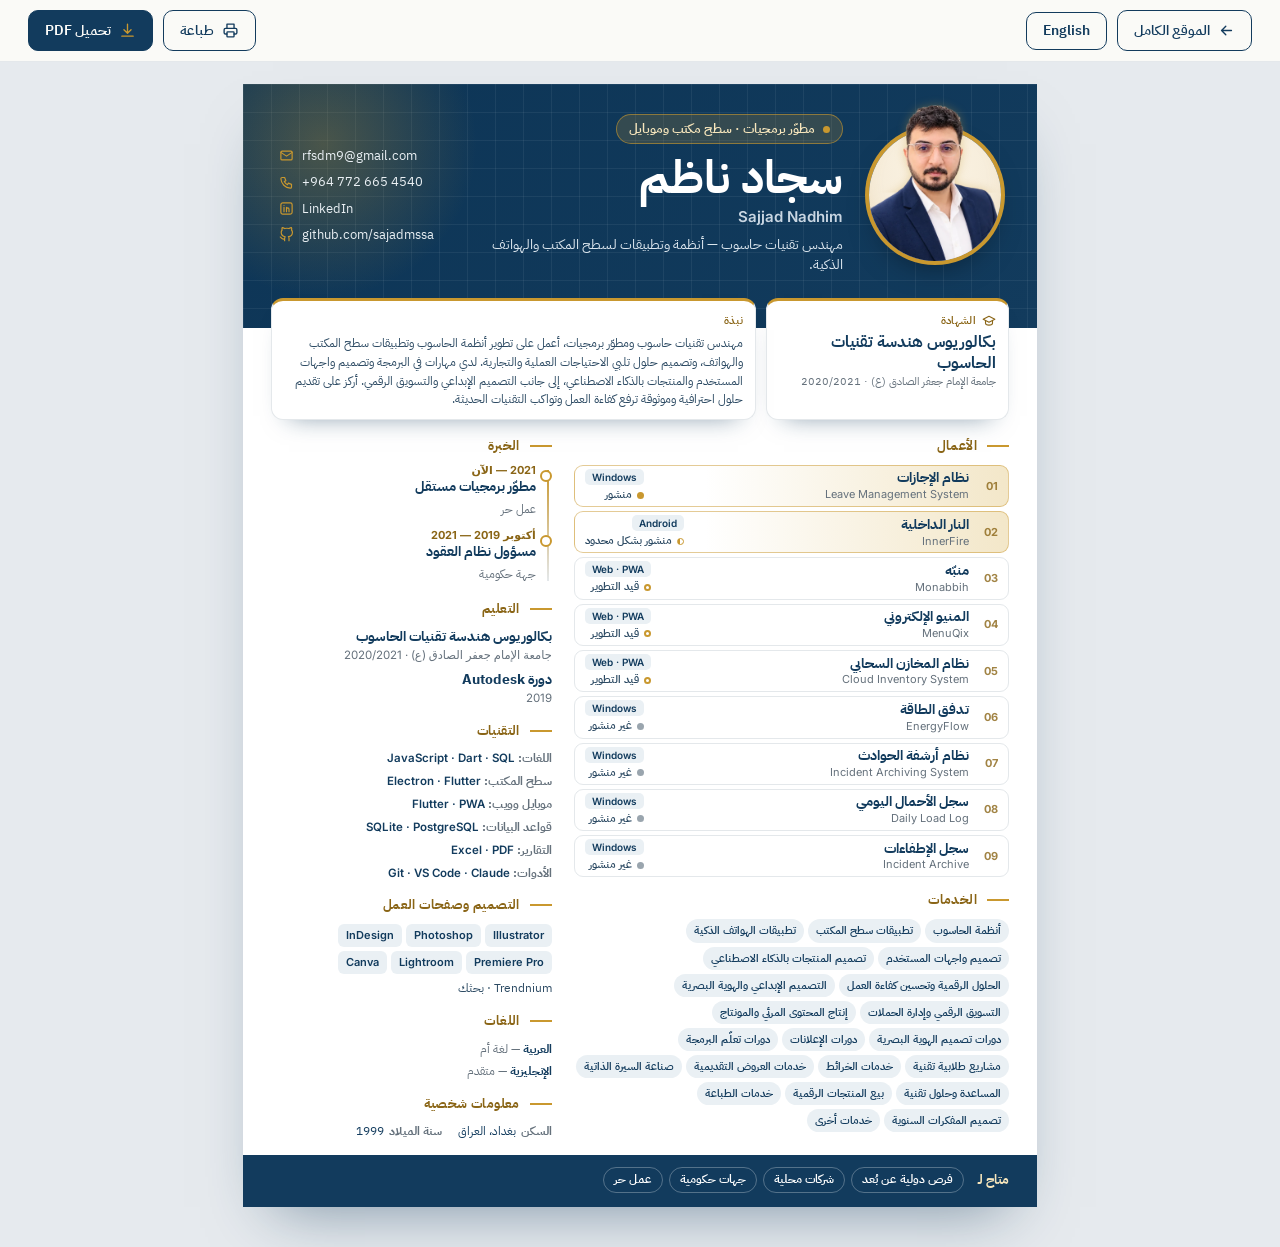
<file: ar/cv/index.html>
<!doctype html>
<html lang="ar" dir="rtl">
<head>
<meta charset="utf-8"><meta name="viewport" content="width=device-width, initial-scale=1">
<title>سجاد ناظم — السيرة الذاتية المختصرة</title>
<meta name="description" content="السيرة الذاتية المختصرة لسجاد ناظم، مهندس تقنيات حاسوب ومطوّر برمجيات متخصص في الأنظمة والتطبيقات والحلول الرقمية.">
<link rel="canonical" href="https://sajadmssa.github.io/ar/cv/">
<link rel="alternate" hreflang="ar" href="https://sajadmssa.github.io/ar/cv/"><link rel="alternate" hreflang="en" href="https://sajadmssa.github.io/en/cv/"><link rel="alternate" hreflang="x-default" href="https://sajadmssa.github.io/ar/cv/">
<meta property="og:type" content="profile"><meta property="og:title" content="سجاد ناظم — السيرة الذاتية المختصرة"><meta property="og:description" content="السيرة الذاتية المختصرة لسجاد ناظم، مهندس تقنيات حاسوب ومطوّر برمجيات: الشهادة والسكن والخبرة وأبرز الأعمال."><meta property="og:url" content="https://sajadmssa.github.io/ar/cv/"><meta property="og:image" content="https://sajadmssa.github.io/assets/og-ar.png"><meta property="og:locale" content="ar_IQ"><meta name="twitter:card" content="summary_large_image">
<link rel="icon" href="../../favicon.svg" type="image/svg+xml"><link rel="icon" href="../../favicon.ico" sizes="48x48"><link rel="apple-touch-icon" href="../../apple-touch-icon.png"><meta name="theme-color" content="#123B5D">
<link rel="stylesheet" href="../../assets/fonts.css"><link rel="stylesheet" href="../../assets/cv.css">
</head>
<body>
<div class="toolbar" role="toolbar" aria-label="CV">
  <a class="tb" href="../index.html"><svg viewBox="0 0 24 24" fill="none" stroke="currentColor" stroke-width="1.9" stroke-linecap="round" stroke-linejoin="round" aria-hidden="true" focusable="false"><path d="M19 12H5M11 6l-6 6 6 6"/></svg><span>الموقع الكامل</span></a>
  <a class="tb" href="../../en/cv/index.html" hreflang="en" lang="en">English</a>
  <span class="sp"></span>
  <button class="tb" type="button" data-print><svg viewBox="0 0 24 24" fill="none" stroke="currentColor" stroke-width="1.9" stroke-linecap="round" stroke-linejoin="round" aria-hidden="true" focusable="false"><path d="M7 9V3h10v6M7 17H5a2 2 0 0 1-2-2v-4a2 2 0 0 1 2-2h14a2 2 0 0 1 2 2v4a2 2 0 0 1-2 2h-2"/><rect x="7" y="14" width="10" height="7" rx="1"/></svg><span>طباعة</span></button>
  <a class="tb pri" href="../../assets/cv/Sajjad-Nadhim-CV-ar.pdf" download><svg viewBox="0 0 24 24" fill="none" stroke="currentColor" stroke-width="1.9" stroke-linecap="round" stroke-linejoin="round" aria-hidden="true" focusable="false"><path d="M12 3v12M7 11l5 5 5-5M4 20h16"/></svg><span>تحميل PDF</span></a>
</div>
<main class="sheet" id="cv">
  <header class="hd">
    <div class="ph"><div class="disc"></div><div class="clip"><img src="../../assets/img/portrait.webp" alt="سجاد ناظم" width="820" height="1025"></div><div class="pop" aria-hidden="true"><img src="../../assets/img/portrait.webp" alt="" width="820" height="1025"></div></div>
    <div class="id"><span class="role"><i></i>مطوّر برمجيات · سطح مكتب وموبايل</span><h1>سجاد ناظم</h1><div class="alt" lang="en">Sajjad Nadhim</div><p class="tag">مهندس تقنيات حاسوب — أنظمة وتطبيقات لسطح المكتب والهواتف الذكية.</p></div>
    <div class="ct" dir="ltr"><a href="mailto:rfsdm9@gmail.com"><svg viewBox="0 0 24 24" fill="none" stroke="currentColor" stroke-width="1.9" stroke-linecap="round" stroke-linejoin="round" aria-hidden="true" focusable="false"><rect x="3" y="5" width="18" height="14" rx="2"/><path d="m3 7 9 6 9-6"/></svg>rfsdm9@gmail.com</a><a href="tel:+9647726654540"><svg viewBox="0 0 24 24" fill="none" stroke="currentColor" stroke-width="1.9" stroke-linecap="round" stroke-linejoin="round" aria-hidden="true" focusable="false"><path d="M5 4h4l2 5-2.5 1.5a11 11 0 0 0 5 5L15 13l5 2v4a2 2 0 0 1-2 2A16 16 0 0 1 3 6a2 2 0 0 1 2-2z"/></svg>+964 772 665 4540</a><a href="https://www.linkedin.com/in/%D9%85-%D8%B3%D8%AC%D8%A7%D8%AF-%D9%86%D8%A7%D8%B8%D9%85-3004b7181" target="_blank" rel="noopener"><svg viewBox="0 0 24 24" fill="none" stroke="currentColor" stroke-width="1.9" stroke-linecap="round" stroke-linejoin="round" aria-hidden="true" focusable="false"><rect x="3" y="3" width="18" height="18" rx="3"/><path d="M8 10v7M8 7.2v.1M12 17v-4a2 2 0 0 1 4 0v4M12 10v7"/></svg>LinkedIn</a><a href="https://github.com/sajadmssa" target="_blank" rel="noopener"><svg viewBox="0 0 24 24" fill="none" stroke="currentColor" stroke-width="1.9" stroke-linecap="round" stroke-linejoin="round" aria-hidden="true" focusable="false"><path d="M9 19c-5 1.5-5-2.5-7-3m14 6v-3.87a3.37 3.37 0 0 0-.94-2.61c3.14-.35 6.44-1.54 6.44-7A5.44 5.44 0 0 0 20 4.77 5.07 5.07 0 0 0 19.91 1S18.73.65 16 2.48a13.38 13.38 0 0 0-7 0C6.27.65 5.09 1 5.09 1A5.07 5.07 0 0 0 5 4.77a5.44 5.44 0 0 0-1.5 3.78c0 5.42 3.3 6.61 6.44 7A3.37 3.37 0 0 0 9 18.13V22"/></svg>github.com/sajadmssa</a></div>
  </header>
  <section class="facts" aria-label="سجاد ناظم">
    <div class="f"><div class="k"><svg viewBox="0 0 24 24" fill="none" stroke="currentColor" stroke-width="1.9" stroke-linecap="round" stroke-linejoin="round" aria-hidden="true" focusable="false"><path d="M2 9l10-5 10 5-10 5z"/><path d="M6 11.5V16c0 1.4 2.7 3 6 3s6-1.6 6-3v-4.5"/></svg><span>الشهادة</span></div><div class="v">بكالوريوس هندسة تقنيات الحاسوب</div><div class="s">جامعة الإمام جعفر الصادق (ع) · 2020/2021</div></div>
    <div class="f bio"><div class="k"><span>نبذة</span></div><p>مهندس تقنيات حاسوب ومطوّر برمجيات، أعمل على تطوير أنظمة الحاسوب وتطبيقات سطح المكتب والهواتف، وتصميم حلول تلبي الاحتياجات العملية والتجارية. لدي مهارات في البرمجة وتصميم واجهات المستخدم والمنتجات بالذكاء الاصطناعي، إلى جانب التصميم الإبداعي والتسويق الرقمي. أركز على تقديم حلول احترافية وموثوقة ترفع كفاءة العمل وتواكب التقنيات الحديثة.</p></div>
  </section>
  <div class="bd">
    <div>
      <section class="sec"><h2>الأعمال</h2><ol class="works" style="list-style:none"><li class="w top"><span class="n">01</span><div><b style="font-family:var(--font-ar)">نظام الإجازات</b><small class="latin">Leave Management System</small></div><div class="m"><span class="pl">Windows</span><span class="st published"><i></i>منشور</span></div></li><li class="w top"><span class="n">02</span><div><b style="font-family:var(--font-ar)">النار الداخلية</b><small class="latin">InnerFire</small></div><div class="m"><span class="pl">Android</span><span class="st limited"><i></i>منشور بشكل محدود</span></div></li><li class="w"><span class="n">03</span><div><b style="font-family:var(--font-ar)">منبّه</b><small class="latin">Monabbih</small></div><div class="m"><span class="pl">Web · PWA</span><span class="st development"><i></i>قيد التطوير</span></div></li><li class="w"><span class="n">04</span><div><b style="font-family:var(--font-ar)">المنيو الإلكتروني</b><small class="latin">MenuQix</small></div><div class="m"><span class="pl">Web · PWA</span><span class="st development"><i></i>قيد التطوير</span></div></li><li class="w"><span class="n">05</span><div><b style="font-family:var(--font-ar)">نظام المخازن السحابي</b><small class="latin">Cloud Inventory System</small></div><div class="m"><span class="pl">Web · PWA</span><span class="st development"><i></i>قيد التطوير</span></div></li><li class="w"><span class="n">06</span><div><b style="font-family:var(--font-ar)">تدفق الطاقة</b><small class="latin">EnergyFlow</small></div><div class="m"><span class="pl">Windows</span><span class="st unpublished"><i></i>غير منشور</span></div></li><li class="w"><span class="n">07</span><div><b style="font-family:var(--font-ar)">نظام أرشفة الحوادث</b><small class="latin">Incident Archiving System</small></div><div class="m"><span class="pl">Windows</span><span class="st unpublished"><i></i>غير منشور</span></div></li><li class="w"><span class="n">08</span><div><b style="font-family:var(--font-ar)">سجل الأحمال اليومي</b><small class="latin">Daily Load Log</small></div><div class="m"><span class="pl">Windows</span><span class="st unpublished"><i></i>غير منشور</span></div></li><li class="w"><span class="n">09</span><div><b style="font-family:var(--font-ar)">سجل الإطفاءات</b><small class="latin">Incident Archive</small></div><div class="m"><span class="pl">Windows</span><span class="st unpublished"><i></i>غير منشور</span></div></li></ol></section>
      <section class="sec"><h2>الخدمات</h2><ul class="chips"><li>أنظمة الحاسوب</li><li>تطبيقات سطح المكتب</li><li>تطبيقات الهواتف الذكية</li><li>تصميم واجهات المستخدم</li><li>تصميم المنتجات بالذكاء الاصطناعي</li><li>الحلول الرقمية وتحسين كفاءة العمل</li><li>التصميم الإبداعي والهوية البصرية</li><li>التسويق الرقمي وإدارة الحملات</li><li>إنتاج المحتوى المرئي والمونتاج</li><li>دورات تصميم الهوية البصرية</li><li>دورات الإعلانات</li><li>دورات تعلّم البرمجة</li><li>مشاريع طلابية تقنية</li><li>خدمات الخرائط</li><li>خدمات العروض التقديمية</li><li>صناعة السيرة الذاتية</li><li>المساعدة وحلول تقنية</li><li>بيع المنتجات الرقمية</li><li>خدمات الطباعة</li><li>تصميم المفكرات السنوية</li><li>خدمات أخرى</li></ul></section>
    </div>
    <div>
      <section class="sec"><h2>الخبرة</h2><ul class="tl"><li><div class="when">2021 — الآن</div><b>مطوّر برمجيات مستقل</b><small>عمل حر</small></li><li><div class="when">أكتوبر 2019 — 2021</div><b>مسؤول نظام العقود</b><small>جهة حكومية</small></li></ul></section>
      <section class="sec"><h2>التعليم</h2><div class="ed"><b>بكالوريوس هندسة تقنيات الحاسوب</b><small class="latin">جامعة الإمام جعفر الصادق (ع) · 2020/2021</small></div><div class="ed"><b>دورة Autodesk</b><small class="latin">2019</small></div></section>
      <section class="sec"><h2>التقنيات</h2><dl class="kv"><div><dt>اللغات: </dt><dd>JavaScript · Dart · SQL</dd></div><div><dt>سطح المكتب: </dt><dd>Electron · Flutter</dd></div><div><dt>موبايل وويب: </dt><dd>Flutter · PWA</dd></div><div><dt>قواعد البيانات: </dt><dd>SQLite · PostgreSQL</dd></div><div><dt>التقارير: </dt><dd>Excel · PDF</dd></div><div><dt>الأدوات: </dt><dd>Git · VS Code · Claude</dd></div></dl></section>
      <section class="sec"><h2>التصميم وصفحات العمل</h2><ul class="chips l"><li>Illustrator</li><li>Photoshop</li><li>InDesign</li><li>Premiere Pro</li><li>Lightroom</li><li>Canva</li></ul><p style="font-size:11.5px;margin-top:6px;color:var(--ink)">Trendnium · بحثك</p></section>
      <section class="sec"><h2>اللغات</h2><ul class="lg"><li><b>العربية</b> <span>— لغة أم</span></li><li><b>الإنجليزية</b> <span>— متقدم</span></li></ul></section>
      <section class="sec"><h2>معلومات شخصية</h2><dl class="personal"><div><dt>السكن</dt><dd>بغداد، العراق</dd></div><div><dt>سنة الميلاد</dt><dd>1999</dd></div></dl></section>
    </div>
  </div>
  <footer class="ft"><b>متاح لـ</b><ul><li>فرص دولية عن بُعد</li><li>شركات محلية</li><li>جهات حكومية</li><li>عمل حر</li></ul></footer>
</main>
<script src="../../assets/cv.js" defer></script>
</body>
</html>
</file>
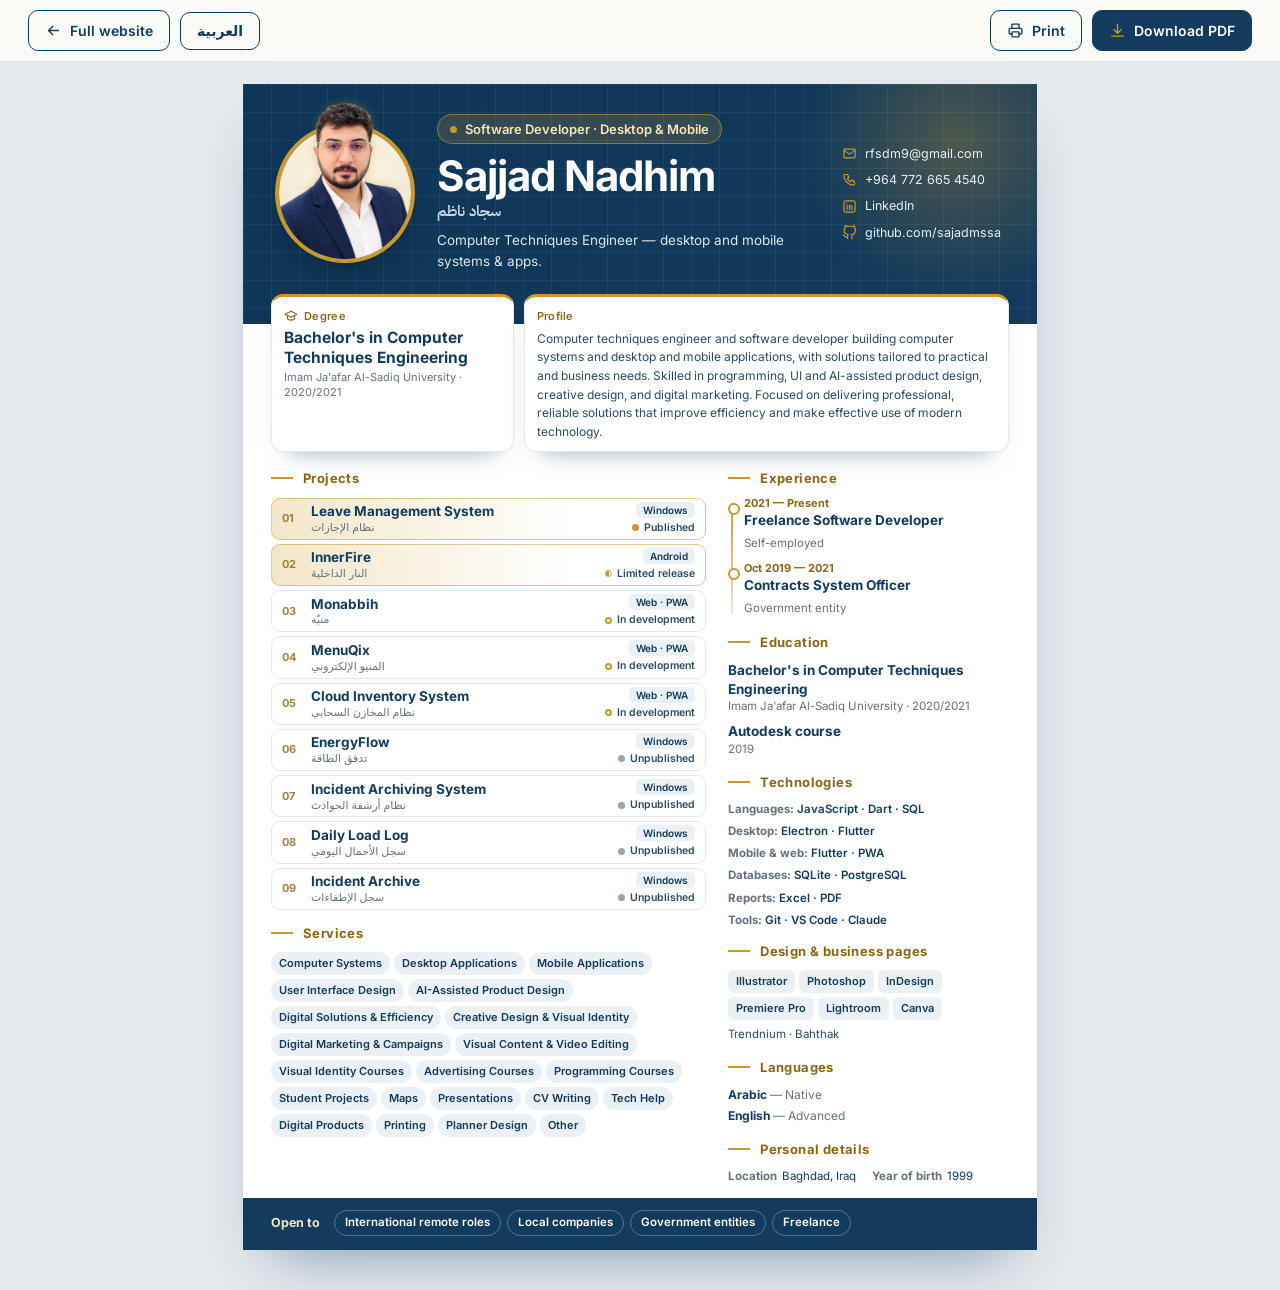
<file: en/cv/index.html>
<!doctype html>
<html lang="en" dir="ltr">
<head>
<meta charset="utf-8"><meta name="viewport" content="width=device-width, initial-scale=1">
<title>Sajjad Nadhim — One-page CV</title>
<meta name="description" content="One-page CV of Sajjad Nadhim, computer techniques engineer and software developer focused on systems, applications and digital solutions.">
<link rel="canonical" href="https://sajadmssa.github.io/en/cv/">
<link rel="alternate" hreflang="ar" href="https://sajadmssa.github.io/ar/cv/"><link rel="alternate" hreflang="en" href="https://sajadmssa.github.io/en/cv/"><link rel="alternate" hreflang="x-default" href="https://sajadmssa.github.io/ar/cv/">
<meta property="og:type" content="profile"><meta property="og:title" content="Sajjad Nadhim — One-page CV"><meta property="og:description" content="One-page CV of Sajjad Nadhim, computer techniques engineer and software developer: degree, location, experience and key projects."><meta property="og:url" content="https://sajadmssa.github.io/en/cv/"><meta property="og:image" content="https://sajadmssa.github.io/assets/og-en.png"><meta property="og:locale" content="en_US"><meta name="twitter:card" content="summary_large_image">
<link rel="icon" href="../../favicon.svg" type="image/svg+xml"><link rel="icon" href="../../favicon.ico" sizes="48x48"><link rel="apple-touch-icon" href="../../apple-touch-icon.png"><meta name="theme-color" content="#123B5D">
<link rel="stylesheet" href="../../assets/fonts.css"><link rel="stylesheet" href="../../assets/cv.css">
</head>
<body>
<div class="toolbar" role="toolbar" aria-label="CV">
  <a class="tb" href="../index.html"><svg viewBox="0 0 24 24" fill="none" stroke="currentColor" stroke-width="1.9" stroke-linecap="round" stroke-linejoin="round" aria-hidden="true" focusable="false"><path d="M19 12H5M11 6l-6 6 6 6"/></svg><span>Full website</span></a>
  <a class="tb" href="../../ar/cv/index.html" hreflang="ar" lang="ar">العربية</a>
  <span class="sp"></span>
  <button class="tb" type="button" data-print><svg viewBox="0 0 24 24" fill="none" stroke="currentColor" stroke-width="1.9" stroke-linecap="round" stroke-linejoin="round" aria-hidden="true" focusable="false"><path d="M7 9V3h10v6M7 17H5a2 2 0 0 1-2-2v-4a2 2 0 0 1 2-2h14a2 2 0 0 1 2 2v4a2 2 0 0 1-2 2h-2"/><rect x="7" y="14" width="10" height="7" rx="1"/></svg><span>Print</span></button>
  <a class="tb pri" href="../../assets/cv/Sajjad-Nadhim-CV-en.pdf" download><svg viewBox="0 0 24 24" fill="none" stroke="currentColor" stroke-width="1.9" stroke-linecap="round" stroke-linejoin="round" aria-hidden="true" focusable="false"><path d="M12 3v12M7 11l5 5 5-5M4 20h16"/></svg><span>Download PDF</span></a>
</div>
<main class="sheet" id="cv">
  <header class="hd">
    <div class="ph"><div class="disc"></div><div class="clip"><img src="../../assets/img/portrait.webp" alt="Sajjad Nadhim" width="820" height="1025"></div><div class="pop" aria-hidden="true"><img src="../../assets/img/portrait.webp" alt="" width="820" height="1025"></div></div>
    <div class="id"><span class="role"><i></i>Software Developer · Desktop & Mobile</span><h1>Sajjad Nadhim</h1><div class="alt" lang="ar">سجاد ناظم</div><p class="tag">Computer Techniques Engineer — desktop and mobile systems & apps.</p></div>
    <div class="ct" dir="ltr"><a href="mailto:rfsdm9@gmail.com"><svg viewBox="0 0 24 24" fill="none" stroke="currentColor" stroke-width="1.9" stroke-linecap="round" stroke-linejoin="round" aria-hidden="true" focusable="false"><rect x="3" y="5" width="18" height="14" rx="2"/><path d="m3 7 9 6 9-6"/></svg>rfsdm9@gmail.com</a><a href="tel:+9647726654540"><svg viewBox="0 0 24 24" fill="none" stroke="currentColor" stroke-width="1.9" stroke-linecap="round" stroke-linejoin="round" aria-hidden="true" focusable="false"><path d="M5 4h4l2 5-2.5 1.5a11 11 0 0 0 5 5L15 13l5 2v4a2 2 0 0 1-2 2A16 16 0 0 1 3 6a2 2 0 0 1 2-2z"/></svg>+964 772 665 4540</a><a href="https://www.linkedin.com/in/%D9%85-%D8%B3%D8%AC%D8%A7%D8%AF-%D9%86%D8%A7%D8%B8%D9%85-3004b7181" target="_blank" rel="noopener"><svg viewBox="0 0 24 24" fill="none" stroke="currentColor" stroke-width="1.9" stroke-linecap="round" stroke-linejoin="round" aria-hidden="true" focusable="false"><rect x="3" y="3" width="18" height="18" rx="3"/><path d="M8 10v7M8 7.2v.1M12 17v-4a2 2 0 0 1 4 0v4M12 10v7"/></svg>LinkedIn</a><a href="https://github.com/sajadmssa" target="_blank" rel="noopener"><svg viewBox="0 0 24 24" fill="none" stroke="currentColor" stroke-width="1.9" stroke-linecap="round" stroke-linejoin="round" aria-hidden="true" focusable="false"><path d="M9 19c-5 1.5-5-2.5-7-3m14 6v-3.87a3.37 3.37 0 0 0-.94-2.61c3.14-.35 6.44-1.54 6.44-7A5.44 5.44 0 0 0 20 4.77 5.07 5.07 0 0 0 19.91 1S18.73.65 16 2.48a13.38 13.38 0 0 0-7 0C6.27.65 5.09 1 5.09 1A5.07 5.07 0 0 0 5 4.77a5.44 5.44 0 0 0-1.5 3.78c0 5.42 3.3 6.61 6.44 7A3.37 3.37 0 0 0 9 18.13V22"/></svg>github.com/sajadmssa</a></div>
  </header>
  <section class="facts" aria-label="Sajjad Nadhim">
    <div class="f"><div class="k"><svg viewBox="0 0 24 24" fill="none" stroke="currentColor" stroke-width="1.9" stroke-linecap="round" stroke-linejoin="round" aria-hidden="true" focusable="false"><path d="M2 9l10-5 10 5-10 5z"/><path d="M6 11.5V16c0 1.4 2.7 3 6 3s6-1.6 6-3v-4.5"/></svg><span>Degree</span></div><div class="v">Bachelor&#x27;s in Computer Techniques Engineering</div><div class="s">Imam Ja&#x27;afar Al-Sadiq University · 2020/2021</div></div>
    <div class="f bio"><div class="k"><span>Profile</span></div><p>Computer techniques engineer and software developer building computer systems and desktop and mobile applications, with solutions tailored to practical and business needs. Skilled in programming, UI and AI-assisted product design, creative design, and digital marketing. Focused on delivering professional, reliable solutions that improve efficiency and make effective use of modern technology.</p></div>
  </section>
  <div class="bd">
    <div>
      <section class="sec"><h2>Projects</h2><ol class="works" style="list-style:none"><li class="w top"><span class="n">01</span><div><b>Leave Management System</b><small class="latin">نظام الإجازات</small></div><div class="m"><span class="pl">Windows</span><span class="st published"><i></i>Published</span></div></li><li class="w top"><span class="n">02</span><div><b>InnerFire</b><small class="latin">النار الداخلية</small></div><div class="m"><span class="pl">Android</span><span class="st limited"><i></i>Limited release</span></div></li><li class="w"><span class="n">03</span><div><b>Monabbih</b><small class="latin">منبّه</small></div><div class="m"><span class="pl">Web · PWA</span><span class="st development"><i></i>In development</span></div></li><li class="w"><span class="n">04</span><div><b>MenuQix</b><small class="latin">المنيو الإلكتروني</small></div><div class="m"><span class="pl">Web · PWA</span><span class="st development"><i></i>In development</span></div></li><li class="w"><span class="n">05</span><div><b>Cloud Inventory System</b><small class="latin">نظام المخازن السحابي</small></div><div class="m"><span class="pl">Web · PWA</span><span class="st development"><i></i>In development</span></div></li><li class="w"><span class="n">06</span><div><b>EnergyFlow</b><small class="latin">تدفق الطاقة</small></div><div class="m"><span class="pl">Windows</span><span class="st unpublished"><i></i>Unpublished</span></div></li><li class="w"><span class="n">07</span><div><b>Incident Archiving System</b><small class="latin">نظام أرشفة الحوادث</small></div><div class="m"><span class="pl">Windows</span><span class="st unpublished"><i></i>Unpublished</span></div></li><li class="w"><span class="n">08</span><div><b>Daily Load Log</b><small class="latin">سجل الأحمال اليومي</small></div><div class="m"><span class="pl">Windows</span><span class="st unpublished"><i></i>Unpublished</span></div></li><li class="w"><span class="n">09</span><div><b>Incident Archive</b><small class="latin">سجل الإطفاءات</small></div><div class="m"><span class="pl">Windows</span><span class="st unpublished"><i></i>Unpublished</span></div></li></ol></section>
      <section class="sec"><h2>Services</h2><ul class="chips"><li>Computer Systems</li><li>Desktop Applications</li><li>Mobile Applications</li><li>User Interface Design</li><li>AI-Assisted Product Design</li><li>Digital Solutions &amp; Efficiency</li><li>Creative Design &amp; Visual Identity</li><li>Digital Marketing &amp; Campaigns</li><li>Visual Content &amp; Video Editing</li><li>Visual Identity Courses</li><li>Advertising Courses</li><li>Programming Courses</li><li>Student Projects</li><li>Maps</li><li>Presentations</li><li>CV Writing</li><li>Tech Help</li><li>Digital Products</li><li>Printing</li><li>Planner Design</li><li>Other</li></ul></section>
    </div>
    <div>
      <section class="sec"><h2>Experience</h2><ul class="tl"><li><div class="when">2021 — Present</div><b>Freelance Software Developer</b><small>Self-employed</small></li><li><div class="when">Oct 2019 — 2021</div><b>Contracts System Officer</b><small>Government entity</small></li></ul></section>
      <section class="sec"><h2>Education</h2><div class="ed"><b>Bachelor's in Computer Techniques Engineering</b><small class="latin">Imam Ja'afar Al-Sadiq University · 2020/2021</small></div><div class="ed"><b>Autodesk course</b><small class="latin">2019</small></div></section>
      <section class="sec"><h2>Technologies</h2><dl class="kv"><div><dt>Languages: </dt><dd>JavaScript · Dart · SQL</dd></div><div><dt>Desktop: </dt><dd>Electron · Flutter</dd></div><div><dt>Mobile & web: </dt><dd>Flutter · PWA</dd></div><div><dt>Databases: </dt><dd>SQLite · PostgreSQL</dd></div><div><dt>Reports: </dt><dd>Excel · PDF</dd></div><div><dt>Tools: </dt><dd>Git · VS Code · Claude</dd></div></dl></section>
      <section class="sec"><h2>Design & business pages</h2><ul class="chips l"><li>Illustrator</li><li>Photoshop</li><li>InDesign</li><li>Premiere Pro</li><li>Lightroom</li><li>Canva</li></ul><p style="font-size:11.5px;margin-top:6px;color:var(--ink)">Trendnium · Bahthak</p></section>
      <section class="sec"><h2>Languages</h2><ul class="lg"><li><b>Arabic</b> <span>— Native</span></li><li><b>English</b> <span>— Advanced</span></li></ul></section>
      <section class="sec"><h2>Personal details</h2><dl class="personal"><div><dt>Location</dt><dd>Baghdad, Iraq</dd></div><div><dt>Year of birth</dt><dd>1999</dd></div></dl></section>
    </div>
  </div>
  <footer class="ft"><b>Open to</b><ul><li>International remote roles</li><li>Local companies</li><li>Government entities</li><li>Freelance</li></ul></footer>
</main>
<script src="../../assets/cv.js" defer></script>
</body>
</html>
</file>
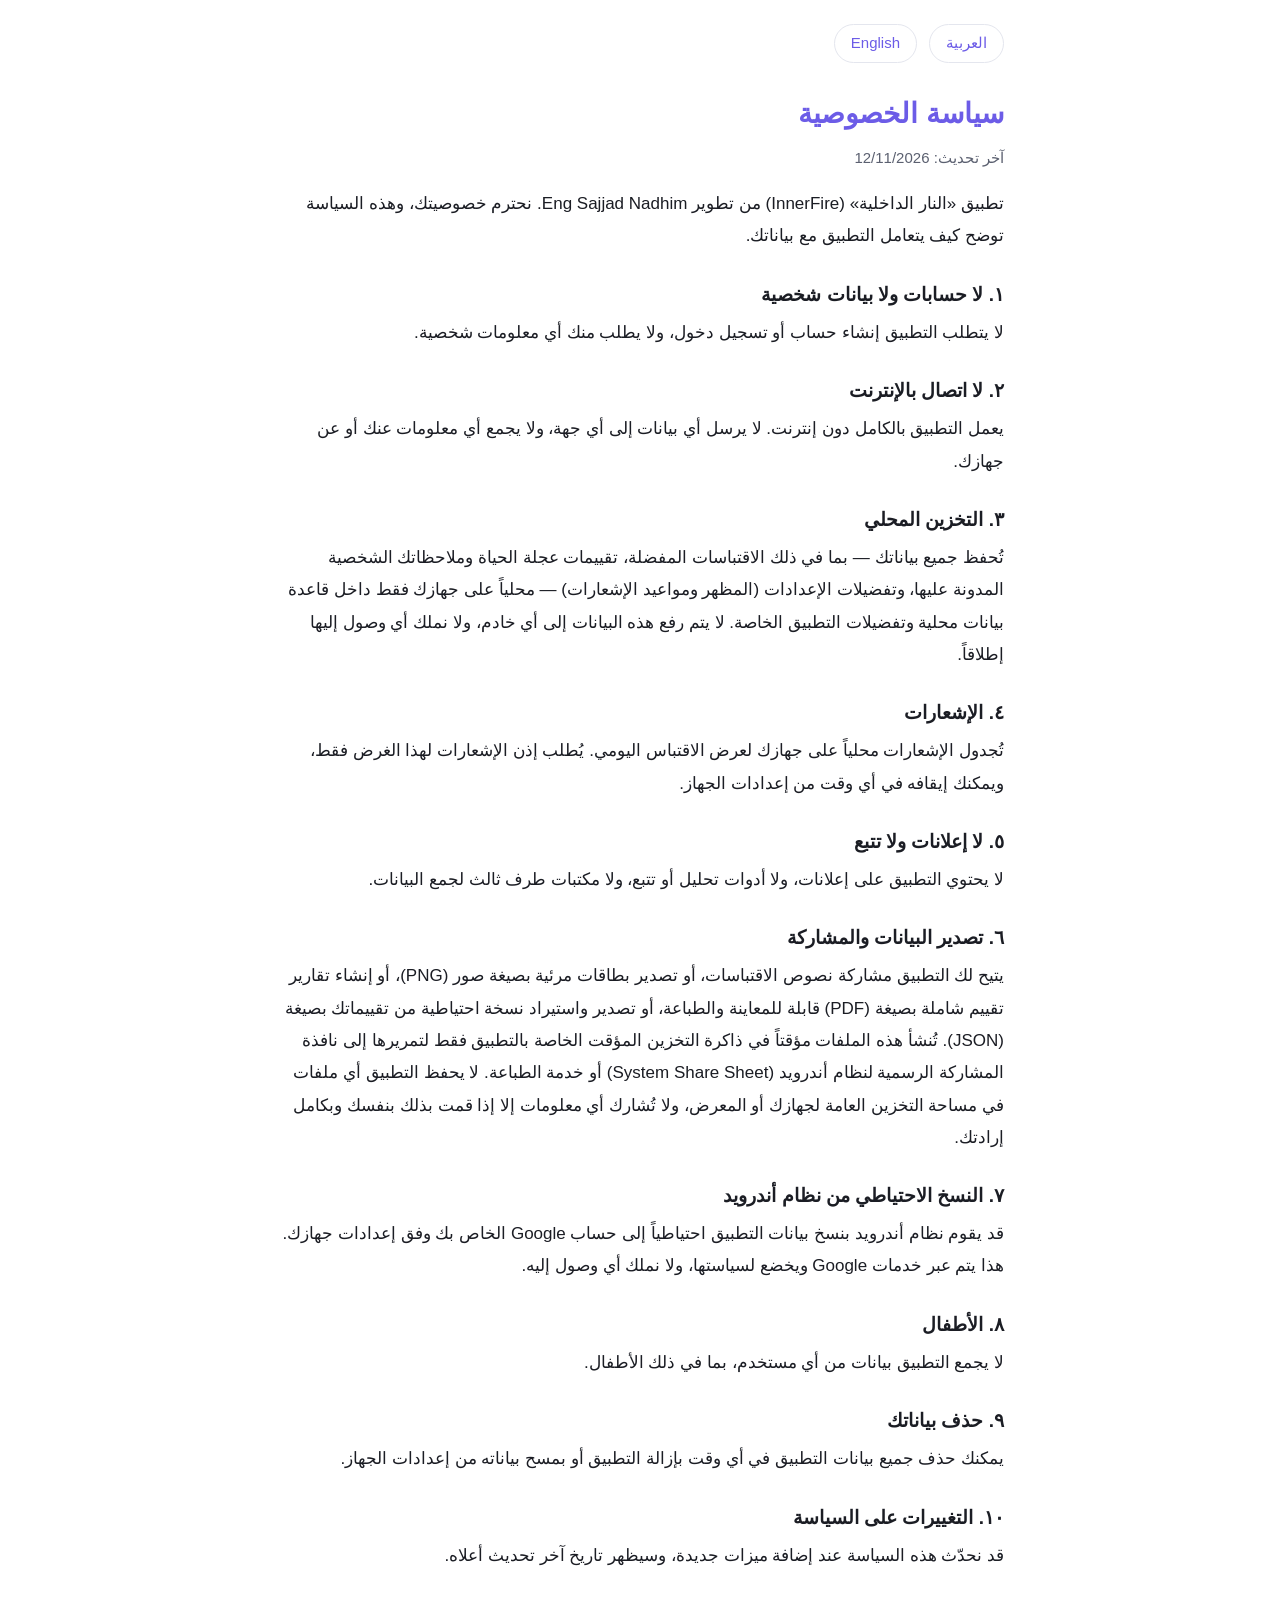
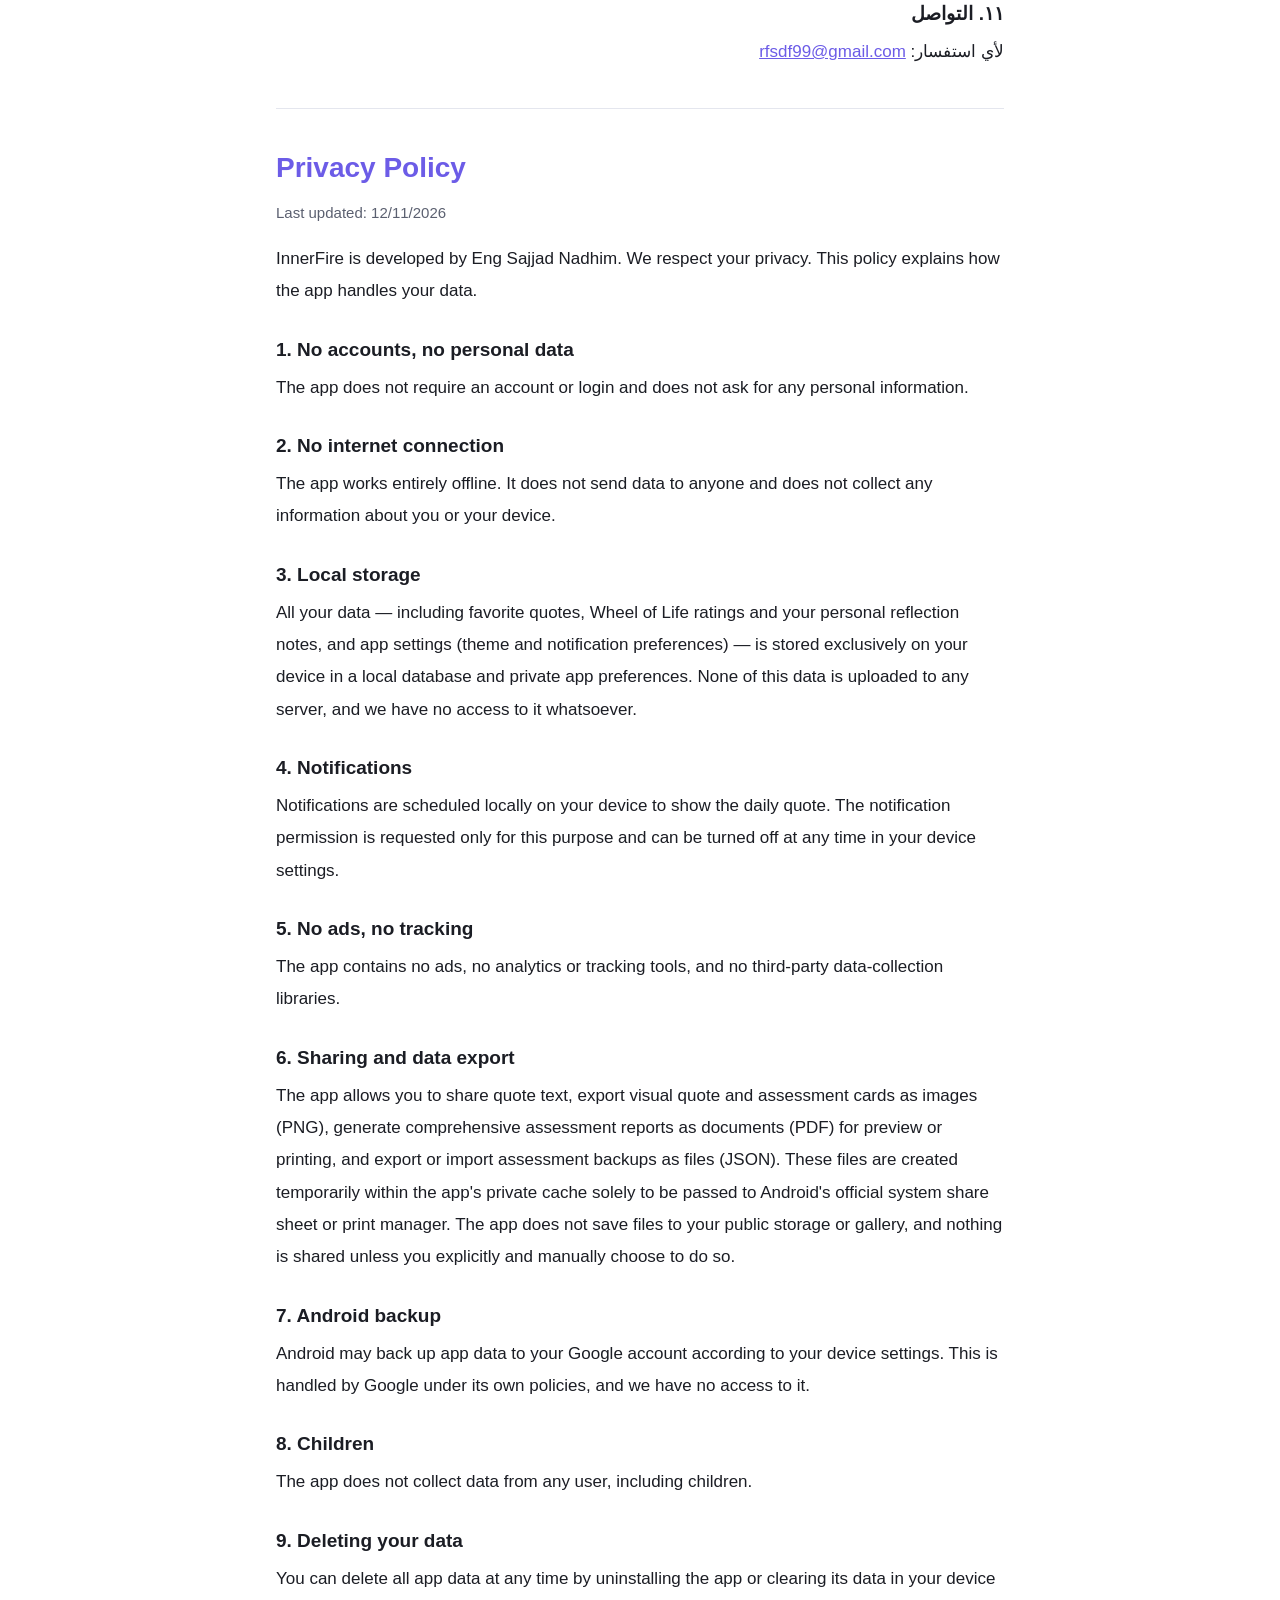
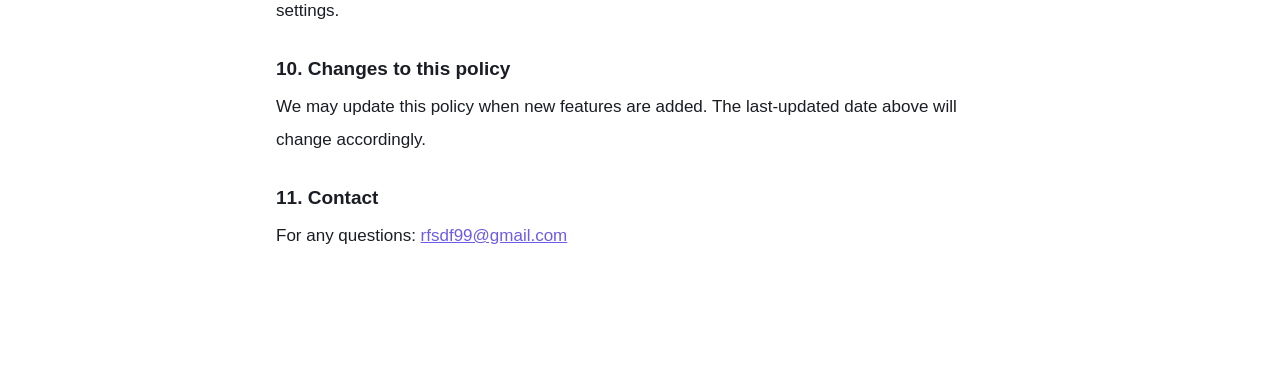
<file: privacy_policy.html>
<!doctype html>
<html lang="ar" dir="rtl">
<head>
<meta charset="utf-8">
<meta name="viewport" content="width=device-width, initial-scale=1">
<title>سياسة الخصوصية | Privacy Policy – InnerFire</title>
<style>
  :root { --bg:#ffffff; --fg:#1b1d24; --muted:#5b6070; --accent:#6c5ce7; --line:#e4e6ee; }
  @media (prefers-color-scheme: dark) {
    :root { --bg:#0d0f12; --fg:#e8e9ef; --muted:#a3a7b5; --accent:#a99bff; --line:#232631; }
  }
  * { box-sizing: border-box; }
  body { margin:0; background:var(--bg); color:var(--fg);
         font-family: "Tajawal","Segoe UI",Tahoma,Arial,sans-serif; line-height:1.9; font-size:17px; }
  main { max-width:760px; margin:0 auto; padding:24px 16px 64px; }
  nav { display:flex; gap:12px; flex-wrap:wrap; margin-bottom:24px; }
  nav a { color:var(--accent); text-decoration:none; border:1px solid var(--line);
          border-radius:999px; padding:4px 16px; font-size:15px; }
  section { padding-bottom:32px; margin-bottom:32px; border-bottom:1px solid var(--line); }
  section:last-of-type { border-bottom:0; }
  h1 { font-size:28px; margin:0 0 4px; color:var(--accent); }
  h2 { font-size:19px; margin:24px 0 4px; }
  p { margin:0 0 8px; }
  .updated { color:var(--muted); font-size:15px; margin-bottom:16px; }
  a.mail { color:var(--accent); }
</style>
</head>
<body>
<main>

<nav>
  <a href="#ar">العربية</a>
  <a href="#en">English</a>
</nav>

<section id="ar" lang="ar" dir="rtl">
  <h1>سياسة الخصوصية</h1>
  <p class="updated">آخر تحديث: 12/11/2026</p>

  <p>تطبيق «النار الداخلية» (InnerFire) من تطوير Eng Sajjad Nadhim. نحترم خصوصيتك، وهذه السياسة توضح كيف يتعامل التطبيق مع بياناتك.</p>

  <h2>١. لا حسابات ولا بيانات شخصية</h2>
  <p>لا يتطلب التطبيق إنشاء حساب أو تسجيل دخول، ولا يطلب منك أي معلومات شخصية.</p>

  <h2>٢. لا اتصال بالإنترنت</h2>
  <p>يعمل التطبيق بالكامل دون إنترنت. لا يرسل أي بيانات إلى أي جهة، ولا يجمع أي معلومات عنك أو عن جهازك.</p>

  <h2>٣. التخزين المحلي</h2>
  <p>تُحفظ جميع بياناتك — بما في ذلك الاقتباسات المفضلة، تقييمات عجلة الحياة وملاحظاتك الشخصية المدونة عليها، وتفضيلات الإعدادات (المظهر ومواعيد الإشعارات) — محلياً على جهازك فقط داخل قاعدة بيانات محلية وتفضيلات التطبيق الخاصة. لا يتم رفع هذه البيانات إلى أي خادم، ولا نملك أي وصول إليها إطلاقاً.</p>

  <h2>٤. الإشعارات</h2>
  <p>تُجدول الإشعارات محلياً على جهازك لعرض الاقتباس اليومي. يُطلب إذن الإشعارات لهذا الغرض فقط، ويمكنك إيقافه في أي وقت من إعدادات الجهاز.</p>

  <h2>٥. لا إعلانات ولا تتبع</h2>
  <p>لا يحتوي التطبيق على إعلانات، ولا أدوات تحليل أو تتبع، ولا مكتبات طرف ثالث لجمع البيانات.</p>

  <h2>٦. تصدير البيانات والمشاركة</h2>
  <p>يتيح لك التطبيق مشاركة نصوص الاقتباسات، أو تصدير بطاقات مرئية بصيغة صور (PNG)، أو إنشاء تقارير تقييم شاملة بصيغة (PDF) قابلة للمعاينة والطباعة، أو تصدير واستيراد نسخة احتياطية من تقييماتك بصيغة (JSON). تُنشأ هذه الملفات مؤقتاً في ذاكرة التخزين المؤقت الخاصة بالتطبيق فقط لتمريرها إلى نافذة المشاركة الرسمية لنظام أندرويد (System Share Sheet) أو خدمة الطباعة. لا يحفظ التطبيق أي ملفات في مساحة التخزين العامة لجهازك أو المعرض، ولا تُشارك أي معلومات إلا إذا قمت بذلك بنفسك وبكامل إرادتك.</p>

  <h2>٧. النسخ الاحتياطي من نظام أندرويد</h2>
  <p>قد يقوم نظام أندرويد بنسخ بيانات التطبيق احتياطياً إلى حساب Google الخاص بك وفق إعدادات جهازك. هذا يتم عبر خدمات Google ويخضع لسياستها، ولا نملك أي وصول إليه.</p>

  <h2>٨. الأطفال</h2>
  <p>لا يجمع التطبيق بيانات من أي مستخدم، بما في ذلك الأطفال.</p>

  <h2>٩. حذف بياناتك</h2>
  <p>يمكنك حذف جميع بيانات التطبيق في أي وقت بإزالة التطبيق أو بمسح بياناته من إعدادات الجهاز.</p>

  <h2>١٠. التغييرات على السياسة</h2>
  <p>قد نحدّث هذه السياسة عند إضافة ميزات جديدة، وسيظهر تاريخ آخر تحديث أعلاه.</p>

  <h2>١١. التواصل</h2>
  <p>لأي استفسار: <a class="mail" href="mailto:rfsdf99@gmail.com">rfsdf99@gmail.com</a></p>
</section>

<section id="en" lang="en" dir="ltr">
  <h1>Privacy Policy</h1>
  <p class="updated">Last updated: 12/11/2026</p>

  <p>InnerFire is developed by Eng Sajjad Nadhim. We respect your privacy. This policy explains how the app handles your data.</p>

  <h2>1. No accounts, no personal data</h2>
  <p>The app does not require an account or login and does not ask for any personal information.</p>

  <h2>2. No internet connection</h2>
  <p>The app works entirely offline. It does not send data to anyone and does not collect any information about you or your device.</p>

  <h2>3. Local storage</h2>
  <p>All your data — including favorite quotes, Wheel of Life ratings and your personal reflection notes, and app settings (theme and notification preferences) — is stored exclusively on your device in a local database and private app preferences. None of this data is uploaded to any server, and we have no access to it whatsoever.</p>

  <h2>4. Notifications</h2>
  <p>Notifications are scheduled locally on your device to show the daily quote. The notification permission is requested only for this purpose and can be turned off at any time in your device settings.</p>

  <h2>5. No ads, no tracking</h2>
  <p>The app contains no ads, no analytics or tracking tools, and no third-party data-collection libraries.</p>

  <h2>6. Sharing and data export</h2>
  <p>The app allows you to share quote text, export visual quote and assessment cards as images (PNG), generate comprehensive assessment reports as documents (PDF) for preview or printing, and export or import assessment backups as files (JSON). These files are created temporarily within the app's private cache solely to be passed to Android's official system share sheet or print manager. The app does not save files to your public storage or gallery, and nothing is shared unless you explicitly and manually choose to do so.</p>

  <h2>7. Android backup</h2>
  <p>Android may back up app data to your Google account according to your device settings. This is handled by Google under its own policies, and we have no access to it.</p>

  <h2>8. Children</h2>
  <p>The app does not collect data from any user, including children.</p>

  <h2>9. Deleting your data</h2>
  <p>You can delete all app data at any time by uninstalling the app or clearing its data in your device settings.</p>

  <h2>10. Changes to this policy</h2>
  <p>We may update this policy when new features are added. The last-updated date above will change accordingly.</p>

  <h2>11. Contact</h2>
  <p>For any questions: <a class="mail" href="mailto:rfsdf99@gmail.com">rfsdf99@gmail.com</a></p>
</section>

</main>
</body>
</html>
</file>
<file: assets/fonts.css>
/* Self-hosted fonts (IBM Plex Sans Arabic, Inter) — OFL licensed */
@font-face{font-family:"IBM Plex Sans Arabic";font-style:normal;font-display:swap;font-weight:400;src:url(fonts/ibm-plex-sans-arabic-arabic-400-normal.woff2) format("woff2");unicode-range:U+0600-06FF,U+0750-077F,U+0870-088E,U+0890-0891,U+0897-08E1,U+08E3-08FF,U+200C-200E,U+2010-2011,U+204F,U+2E41,U+FB50-FDFF,U+FE70-FE74,U+FE76-FEFC}
@font-face{font-family:"IBM Plex Sans Arabic";font-style:normal;font-display:swap;font-weight:400;src:url(fonts/ibm-plex-sans-arabic-latin-400-normal.woff2) format("woff2");unicode-range:U+0000-00FF,U+0131,U+0152-0153,U+02BB-02BC,U+02C6,U+02DA,U+02DC,U+0304,U+0308,U+0329,U+2000-206F,U+20AC,U+2122,U+2191,U+2193,U+2212,U+2215,U+FEFF,U+FFFD}
@font-face{font-family:"Inter";font-style:normal;font-display:swap;font-weight:400;src:url(fonts/inter-latin-400-normal.woff2) format("woff2");unicode-range:U+0000-00FF,U+0131,U+0152-0153,U+02BB-02BC,U+02C6,U+02DA,U+02DC,U+0304,U+0308,U+0329,U+2000-206F,U+20AC,U+2122,U+2191,U+2193,U+2212,U+2215,U+FEFF,U+FFFD}
@font-face{font-family:"IBM Plex Sans Arabic";font-style:normal;font-display:swap;font-weight:600;src:url(fonts/ibm-plex-sans-arabic-arabic-600-normal.woff2) format("woff2");unicode-range:U+0600-06FF,U+0750-077F,U+0870-088E,U+0890-0891,U+0897-08E1,U+08E3-08FF,U+200C-200E,U+2010-2011,U+204F,U+2E41,U+FB50-FDFF,U+FE70-FE74,U+FE76-FEFC}
@font-face{font-family:"IBM Plex Sans Arabic";font-style:normal;font-display:swap;font-weight:600;src:url(fonts/ibm-plex-sans-arabic-latin-600-normal.woff2) format("woff2");unicode-range:U+0000-00FF,U+0131,U+0152-0153,U+02BB-02BC,U+02C6,U+02DA,U+02DC,U+0304,U+0308,U+0329,U+2000-206F,U+20AC,U+2122,U+2191,U+2193,U+2212,U+2215,U+FEFF,U+FFFD}
@font-face{font-family:"Inter";font-style:normal;font-display:swap;font-weight:600;src:url(fonts/inter-latin-600-normal.woff2) format("woff2");unicode-range:U+0000-00FF,U+0131,U+0152-0153,U+02BB-02BC,U+02C6,U+02DA,U+02DC,U+0304,U+0308,U+0329,U+2000-206F,U+20AC,U+2122,U+2191,U+2193,U+2212,U+2215,U+FEFF,U+FFFD}
@font-face{font-family:"IBM Plex Sans Arabic";font-style:normal;font-display:swap;font-weight:700;src:url(fonts/ibm-plex-sans-arabic-arabic-700-normal.woff2) format("woff2");unicode-range:U+0600-06FF,U+0750-077F,U+0870-088E,U+0890-0891,U+0897-08E1,U+08E3-08FF,U+200C-200E,U+2010-2011,U+204F,U+2E41,U+FB50-FDFF,U+FE70-FE74,U+FE76-FEFC}
@font-face{font-family:"IBM Plex Sans Arabic";font-style:normal;font-display:swap;font-weight:700;src:url(fonts/ibm-plex-sans-arabic-latin-700-normal.woff2) format("woff2");unicode-range:U+0000-00FF,U+0131,U+0152-0153,U+02BB-02BC,U+02C6,U+02DA,U+02DC,U+0304,U+0308,U+0329,U+2000-206F,U+20AC,U+2122,U+2191,U+2193,U+2212,U+2215,U+FEFF,U+FFFD}
@font-face{font-family:"Inter";font-style:normal;font-display:swap;font-weight:700;src:url(fonts/inter-latin-700-normal.woff2) format("woff2");unicode-range:U+0000-00FF,U+0131,U+0152-0153,U+02BB-02BC,U+02C6,U+02DA,U+02DC,U+0304,U+0308,U+0329,U+2000-206F,U+20AC,U+2122,U+2191,U+2193,U+2212,U+2215,U+FEFF,U+FFFD}
</file>
<file: assets/site.css>
/* ===== Design tokens ===== */
:root{
  --navy:#123B5D; --navy-deep:#0D3556; --gold:#C9982F; --gold-ink:#8A6516; --ivory:#F5EBD8;
  --bg:#FCFBF8; --card:#FFFFFF; --navy-tint:#EAF0F4; --gold-tint:#F3E7C9;
  --muted:#65717C; --line:#E4E8EB; --ink:#2c4a63;
  --font-ar:"IBM Plex Sans Arabic","Tajawal","Cairo","Segoe UI",Tahoma,sans-serif;
  --font-en:"Inter","Manrope","Segoe UI",system-ui,sans-serif;
  --radius:16px; --nav-h:68px;
  --D:clamp(250px,33vw,440px);
  --mx:50%; --my:40%; --px:0; --py:0;
  --shadow:0 1px 2px rgba(13,53,86,.06),0 12px 32px -18px rgba(13,53,86,.35);
}
*{box-sizing:border-box;margin:0}
html{-webkit-text-size-adjust:100%;scroll-behavior:smooth;scroll-padding-top:calc(var(--nav-h) + 12px)}
html.lock{overflow:hidden}
body{background:var(--bg);color:var(--navy);font-family:var(--font-ar);line-height:1.75;overflow-x:hidden;text-rendering:optimizeLegibility}
[lang="en"] body,.latin{font-family:var(--font-en)}
[lang="en"] body{line-height:1.65}
img{max-width:100%;display:block}
a{color:inherit}
button{font:inherit;color:inherit}
:focus-visible{outline:3px solid var(--gold);outline-offset:3px;border-radius:8px}
.sr{position:absolute;width:1px;height:1px;overflow:hidden;clip:rect(0 0 0 0);white-space:nowrap}
.skip{position:absolute;inset-inline-start:12px;top:-60px;background:var(--navy);color:var(--bg);padding:10px 16px;border-radius:10px;z-index:200;text-decoration:none;transition:top .2s}
.skip:focus{top:10px}
.wrap{width:min(1240px,100%);margin-inline:auto;padding-inline:clamp(16px,4vw,56px)}

/* ===== Navigation ===== */
.nav{position:sticky;top:0;z-index:100;background:rgba(252,251,248,.82);backdrop-filter:saturate(1.4) blur(14px);-webkit-backdrop-filter:saturate(1.4) blur(14px);border-bottom:1px solid transparent;transition:border-color .25s,box-shadow .25s}
.nav.scrolled{border-color:var(--line);box-shadow:0 8px 24px -22px rgba(13,53,86,.6)}
.nav .wrap{display:flex;align-items:center;gap:20px;height:var(--nav-h)}
.brand{text-decoration:none;font-weight:700;line-height:1.25;margin-inline-end:auto}
.brand small{display:block;font-weight:400;font-size:12px;color:var(--muted)}
.nav ul{display:flex;gap:4px;list-style:none;padding:0}
.nav ul a{display:block;text-decoration:none;font-size:14.5px;font-weight:600;color:var(--muted);padding:8px 12px;border-radius:999px;transition:color .2s,background .2s}
.nav ul a:hover{color:var(--navy);background:var(--navy-tint)}
.nav ul a[aria-current="true"]{color:var(--navy);background:var(--gold-tint)}
.lang{font:600 13px/1 var(--font-en);border:1px solid var(--navy);background:transparent;color:var(--navy);padding:10px 16px;border-radius:999px;cursor:pointer;text-decoration:none;display:inline-block;transition:background .2s,color .2s}
.lang:hover{background:var(--navy);color:var(--bg)}
.burger{display:none;width:44px;height:44px;border:1px solid var(--line);border-radius:12px;background:var(--card);cursor:pointer;place-items:center}
.burger span,.burger span::before,.burger span::after{display:block;width:18px;height:2px;background:var(--navy);border-radius:2px;position:relative;content:"";transition:transform .25s,background .25s}
.burger span::before{position:absolute;top:-6px}.burger span::after{position:absolute;top:6px}
.burger[aria-expanded="true"] span{background:transparent}
.burger[aria-expanded="true"] span::before{transform:translateY(6px) rotate(45deg)}
.burger[aria-expanded="true"] span::after{transform:translateY(-6px) rotate(-45deg)}

/* ===== Hero ===== */
.hero{position:relative;min-height:calc(100svh - var(--nav-h));display:flex;flex-direction:column;isolation:isolate;overflow:hidden}
.hero::before{content:"";position:absolute;inset:0;z-index:-3;
  background-image:linear-gradient(to right,rgba(18,59,93,.055) 1px,transparent 1px),linear-gradient(to bottom,rgba(18,59,93,.055) 1px,transparent 1px);
  background-size:36px 36px;mask-image:radial-gradient(ellipse at 50% 45%,#000 30%,transparent 85%);-webkit-mask-image:radial-gradient(ellipse at 50% 45%,#000 30%,transparent 85%)}
.hero::after{content:"";position:absolute;inset:0;z-index:-1;pointer-events:none;
  background:radial-gradient(380px circle at var(--mx) var(--my),rgba(201,152,47,.12),transparent 70%),radial-gradient(900px 520px at 85% -10%,var(--gold-tint),transparent 65%)}
.net{position:absolute;inset:0;width:100%;height:100%;z-index:-2}
[dir="rtl"] .net{mask-image:linear-gradient(to left,rgba(0,0,0,.16) 0%,rgba(0,0,0,.2) 40%,#000 72%);-webkit-mask-image:linear-gradient(to left,rgba(0,0,0,.16) 0%,rgba(0,0,0,.2) 40%,#000 72%)}
[dir="ltr"] .net{mask-image:linear-gradient(to right,rgba(0,0,0,.16) 0%,rgba(0,0,0,.2) 40%,#000 72%);-webkit-mask-image:linear-gradient(to right,rgba(0,0,0,.16) 0%,rgba(0,0,0,.2) 40%,#000 72%)}
.net .edge{fill:none;stroke:var(--navy);stroke-opacity:.34;stroke-width:1.15;stroke-dasharray:1;stroke-dashoffset:1;animation:draw 2.4s cubic-bezier(.6,.05,.2,1) forwards}
.net .node{fill:var(--bg);stroke:var(--navy);stroke-opacity:.55;stroke-width:1.3;transition:stroke .25s,fill .25s,transform .25s;transform-box:fill-box;transform-origin:center;opacity:0;animation:fadein .6s ease forwards}
.net .node.sq{stroke:var(--gold);stroke-opacity:.9}
.net .node.near{fill:var(--gold);stroke:var(--gold);transform:scale(1.9)}
@keyframes draw{to{stroke-dashoffset:0}}
@keyframes fadein{to{opacity:1}}

.stage{flex:1;display:grid;grid-template-columns:1.08fr .92fr;align-items:center;gap:clamp(24px,5vw,72px);padding-block:clamp(24px,4vw,48px) clamp(40px,6vw,72px)}
.copy{display:flex;flex-direction:column;align-items:flex-start;gap:20px}
.role{display:inline-flex;align-items:center;gap:10px;font-weight:600;font-size:clamp(14px,1.5vw,16px);background:var(--navy-tint);padding:8px 16px;border-radius:999px}
.role i{width:8px;height:8px;border-radius:50%;background:var(--gold);box-shadow:0 0 0 4px rgba(201,152,47,.22)}
h1{font-size:clamp(44px,7.2vw,92px);line-height:1.08;font-weight:700;letter-spacing:-.5px;display:flex;flex-wrap:wrap;gap:0 .28em}
[lang="en"] h1{font-size:clamp(40px,5.6vw,78px);letter-spacing:-1.5px;line-height:1.05;flex-wrap:nowrap}
h1 .w{display:inline-block;overflow:hidden;padding-block:.06em}
h1 .w>span{display:inline-block;transform:translateY(105%);animation:rise .9s cubic-bezier(.2,.8,.2,1) forwards}
h1 .w:nth-child(2)>span{animation-delay:.12s}
h1 .w:nth-child(2){color:var(--navy-deep)}
@keyframes rise{to{transform:none}}
.rule{width:min(260px,60%);height:2px;background:linear-gradient(to var(--end,left),var(--gold),transparent);transform-origin:var(--origin,right);animation:grow 1s .5s cubic-bezier(.2,.8,.2,1) both}
[dir="rtl"] .rule{--end:left;--origin:right}[dir="ltr"] .rule{--end:right;--origin:left}
@keyframes grow{from{transform:scaleX(0)}}
.alt{font:600 clamp(16px,1.8vw,20px)/1.3 var(--font-en);color:var(--muted);letter-spacing:.3px}
[lang="en"] .alt{font-family:var(--font-ar)}
.lead{font-size:clamp(16px,1.7vw,19px);color:var(--ink);max-width:56ch}
.reveal{opacity:0;transform:translateY(14px);animation:up .8s cubic-bezier(.2,.8,.2,1) forwards}
@keyframes up{to{opacity:1;transform:none}}
.offers{padding:0;display:flex;flex-wrap:wrap;gap:8px}
.offers li{list-style:none;font-size:14px;background:var(--card);border:1px solid var(--line);padding:6px 14px;border-radius:10px}
.ctas{display:flex;flex-wrap:wrap;gap:12px;margin-top:6px}
.btn{display:inline-flex;align-items:center;justify-content:center;gap:10px;font-size:16px;font-weight:600;line-height:1;font-family:inherit;text-decoration:none;padding:16px 26px;border-radius:12px;border:1.5px solid var(--navy);cursor:pointer;transition:background .2s,color .2s,box-shadow .2s,transform .15s;will-change:transform}
.btn.primary{background:var(--navy);color:var(--bg);box-shadow:0 8px 20px -10px rgba(13,53,86,.6)}
.btn.primary:hover{background:var(--navy-deep);box-shadow:0 14px 26px -12px rgba(13,53,86,.7)}
.btn.ghost{background:transparent;color:var(--navy)}
.btn.ghost:hover{background:var(--navy-tint)}
.btn.sm{padding:12px 18px;font-size:14.5px;border-radius:10px}
.btn:active{transform:translateY(1px)}
.btn svg{width:18px;height:18px;flex:none}
[dir="rtl"] .arr{transform:scaleX(-1)}
.tech{display:flex;flex-wrap:wrap;align-items:center;gap:8px 10px;margin-top:6px}
.tech b{font-size:13px;color:var(--muted);font-weight:600}
.tech span,.chip{font:600 13px/1 var(--font-en);color:var(--navy);padding:7px 12px;border:1px solid var(--line);border-radius:8px;background:rgba(255,255,255,.75)}
.contact{display:flex;flex-wrap:wrap;gap:6px 18px;margin-top:4px;font-size:14px}
.contact a,.contact .loc{display:inline-flex;align-items:center;gap:7px;color:var(--muted);text-decoration:none;padding:4px 0;border-bottom:1px solid transparent;transition:color .2s,border-color .2s}
.contact a:hover{color:var(--navy);border-color:var(--gold)}
.contact svg{width:16px;height:16px;flex:none}

.visual{display:grid;place-items:center;padding-top:calc(var(--D)*.2)}
.frame{position:relative;width:var(--D);height:var(--D);opacity:0;animation:pop 1s .15s cubic-bezier(.2,.8,.2,1) forwards}
@keyframes pop{from{opacity:0;transform:scale(.94)}to{opacity:1;transform:none}}
.decor{position:absolute;inset:-13%;width:126%;height:126%;pointer-events:none;transform:translate(calc(var(--px)*-14px),calc(var(--py)*-10px));transition:transform .25s ease-out}
.decor .spin{transform-origin:50% 50%;animation:spin 90s linear infinite}
@keyframes spin{to{transform:rotate(360deg)}}
.disc{position:absolute;inset:0;border-radius:50%;background:radial-gradient(circle at 50% 30%,#FBF3E3 0%,var(--ivory) 70%);box-shadow:0 0 0 3px var(--gold),0 30px 60px -28px rgba(13,53,86,.45),inset 0 -30px 60px -30px rgba(201,152,47,.28)}
.clip{position:absolute;inset:0;border-radius:50%;overflow:hidden;transform:translate(calc(var(--px)*4px),calc(var(--py)*3px));transition:transform .25s ease-out}
.shot{position:absolute;width:calc(var(--D)*1.1);left:50%;margin-left:calc(var(--D)*-.55);top:calc(var(--D)*-.19);height:auto;max-width:none;user-select:none;-webkit-user-drag:none}
.pop{position:absolute;inset:0;clip-path:inset(-100% -100% 58% -100%);transform:translate(calc(var(--px)*4px),calc(var(--py)*3px));transition:transform .25s ease-out}
.pop .shot{filter:drop-shadow(0 0 10px rgba(201,152,47,.28));animation:float 1.1s .3s cubic-bezier(.2,.8,.2,1) both}
@keyframes float{from{transform:translateY(10px)}}
.tag{position:absolute;inset-inline-start:-4%;bottom:6%;background:var(--card);border:1px solid var(--line);border-radius:12px;padding:10px 14px;font-size:13px;line-height:1.4;box-shadow:0 14px 30px -18px rgba(13,53,86,.5);text-decoration:none;color:inherit;transition:transform .2s,border-color .2s}
a.tag:hover{transform:translateY(-2px);border-color:var(--gold)}
.tag b{display:block;font-size:14px}.tag small{color:var(--muted)}

/* ===== Sections ===== */
.sec{padding-block:clamp(64px,9vw,112px)}
.sec.tint{background:linear-gradient(180deg,rgba(245,235,216,.55),rgba(245,235,216,.25))}
.sec-head{display:flex;flex-direction:column;gap:10px;margin-bottom:clamp(28px,4vw,48px);max-width:720px}
.eyebrow{display:inline-flex;align-items:center;gap:12px;font-size:13px;font-weight:600;color:var(--gold-ink);letter-spacing:.4px}
.eyebrow::before{content:"";width:34px;height:2px;background:var(--gold)}
h2{font-size:clamp(30px,4.2vw,50px);line-height:1.2;font-weight:700}
.sec-head p{color:var(--muted);font-size:clamp(15px,1.5vw,17px)}
.rv{opacity:0;transform:translateY(20px);transition:opacity .7s cubic-bezier(.2,.8,.2,1),transform .7s cubic-bezier(.2,.8,.2,1)}
.rv.in{opacity:1;transform:none}
html:not(.js) .rv{opacity:1;transform:none}

/* About */
.about{display:grid;grid-template-columns:1.4fr 1fr;gap:clamp(20px,3vw,36px);align-items:start}
.panel{background:var(--card);border:1px solid var(--line);border-radius:var(--radius);padding:clamp(22px,3vw,34px);box-shadow:var(--shadow)}
.about .big{font-size:clamp(17px,1.9vw,20.5px);color:var(--ink);line-height:1.9}
.panel h3{font-size:15px;color:var(--gold-ink);font-weight:700;margin-bottom:10px;letter-spacing:.3px}
.panel p+h3,.panel .chips+h3{margin-top:22px}
.chips{display:flex;flex-wrap:wrap;gap:8px}
.chips li{list-style:none;font-size:14px;background:var(--navy-tint);border-radius:999px;padding:6px 14px}
.chips{padding:0}

/* Projects */
.filters{display:flex;flex-wrap:wrap;gap:8px;margin-bottom:24px}
.fbtn{border:1px solid var(--line);background:var(--card);border-radius:999px;padding:9px 18px;font-size:14px;font-weight:600;cursor:pointer;transition:background .2s,border-color .2s,color .2s}
.fbtn:hover{border-color:var(--navy)}
.fbtn[aria-pressed="true"]{background:var(--navy);border-color:var(--navy);color:var(--bg)}
.grid{display:grid;grid-template-columns:repeat(3,1fr);gap:clamp(16px,2vw,26px)}
.pc{position:relative;display:flex;flex-direction:column;background:var(--card);border:1px solid var(--line);border-radius:var(--radius);overflow:hidden;box-shadow:var(--shadow);transition:transform .25s ease,box-shadow .25s,opacity .3s,filter .3s,border-color .25s;transform:perspective(900px) rotateX(var(--rx,0deg)) rotateY(var(--ry,0deg))}
.pc:hover{border-color:rgba(201,152,47,.65);box-shadow:0 1px 2px rgba(13,53,86,.06),0 22px 40px -22px rgba(13,53,86,.5)}
.pc.feat{grid-column:span 2}
.pc.hide{display:none}
.pc.dim{opacity:.32;filter:grayscale(.4)}
.pc.hit{border-color:var(--gold);box-shadow:0 0 0 3px rgba(201,152,47,.28),var(--shadow)}
.media{position:relative;aspect-ratio:16/10;background:var(--navy-tint);overflow:hidden;border-bottom:1px solid var(--line)}
.pc.feat .media{aspect-ratio:2/1}
.media img.s{width:100%;height:100%;object-fit:cover;object-position:top center;transition:transform .6s cubic-bezier(.2,.8,.2,1)}
.pc:hover .media img.s{transform:scale(1.035)}
.ph{position:absolute;inset:0;display:grid;place-items:center;text-align:center;padding:18px;
  background-image:linear-gradient(to right,rgba(18,59,93,.07) 1px,transparent 1px),linear-gradient(to bottom,rgba(18,59,93,.07) 1px,transparent 1px);background-size:22px 22px;
  background-color:var(--navy-tint)}
.ph .ico{width:56px;height:56px;color:var(--navy);margin-inline:auto;margin-bottom:10px}
.ph img.logo{width:74px;height:74px;object-fit:contain;margin:0 auto 10px;border-radius:16px}
.ph small{display:block;color:var(--muted);font-size:12.5px}
.badge{position:absolute;top:12px;inset-inline-start:12px;font-size:12.5px;font-weight:600;padding:5px 12px;border-radius:999px;background:rgba(255,255,255,.92);border:1px solid var(--line);backdrop-filter:blur(6px);display:inline-flex;align-items:center;gap:6px}
.badge i{width:7px;height:7px;border-radius:50%;background:var(--muted)}
.badge.published{background:var(--gold-tint);border-color:rgba(201,152,47,.5)}.badge.published i{background:var(--gold)}
.badge.planning{border-style:dashed}.badge.planning i{background:transparent;border:1.5px solid var(--navy)}
.pbody{display:flex;flex-direction:column;gap:10px;padding:20px 22px 22px;flex:1}
.pc h3{font-size:21px;line-height:1.3;font-family:var(--font-en);font-weight:700;letter-spacing:-.2px}
.pc .sub{font-size:14.5px;color:var(--gold-ink);font-weight:600;margin-top:-6px}
.pc p.sum{font-size:14.5px;color:var(--ink);display:-webkit-box;-webkit-line-clamp:4;-webkit-box-orient:vertical;overflow:hidden}
.pc.feat p.sum{-webkit-line-clamp:3}
.pc .chips li{font:600 12px/1 var(--font-en);background:var(--navy-tint);padding:6px 10px;border-radius:8px}
.pc .more{margin-top:auto;padding-top:6px}
.more button{all:unset;cursor:pointer;display:inline-flex;align-items:center;gap:8px;font-weight:700;font-size:14.5px;color:var(--navy);border-bottom:2px solid var(--gold);padding-bottom:2px}
.more button::after{content:"";position:absolute;inset:0}
.more button:focus-visible{outline:3px solid var(--gold);outline-offset:4px}

/* Skills */
.sgrid{display:grid;grid-template-columns:repeat(auto-fit,minmax(260px,1fr));gap:18px}
.sg{background:var(--card);border:1px solid var(--line);border-radius:var(--radius);padding:22px;box-shadow:var(--shadow)}
.sg h3{font-size:15px;font-weight:700;margin-bottom:14px;display:flex;align-items:center;gap:10px}
.sg h3::before{content:"";width:8px;height:8px;background:var(--gold);transform:rotate(45deg)}
.sg .chips{gap:8px}
.chip{cursor:pointer;transition:background .2s,border-color .2s,transform .15s;background:var(--card)}
.chip.static{cursor:default}
.chip:hover:not(.static){border-color:var(--navy);transform:translateY(-1px)}
.chip[aria-pressed="true"]{background:var(--gold-tint);border-color:var(--gold)}
.chip .n{font-size:11px;color:var(--muted);margin-inline-start:6px;font-weight:600}
.hlbar{margin-top:22px;display:flex;flex-wrap:wrap;align-items:center;gap:12px;min-height:46px;color:var(--muted);font-size:14.5px}
.hlbar strong{color:var(--navy)}
.soft{margin-top:28px}.soft h3{font-size:15px;color:var(--gold-ink);margin-bottom:12px}

/* Experience */
.tl{list-style:none;padding:0;position:relative;display:grid;gap:22px;max-width:820px}
.tl::before{content:"";position:absolute;inset-block:8px;inset-inline-start:7px;width:2px;background:linear-gradient(var(--gold),var(--line))}
.tl li{position:relative;padding-inline-start:40px}
.tl li::before{content:"";position:absolute;inset-inline-start:0;top:8px;width:16px;height:16px;border-radius:50%;background:var(--bg);border:3px solid var(--gold)}
.tl .when{font:600 13px/1 var(--font-en);color:var(--gold-ink);letter-spacing:.3px}
.tl h3{font-size:20px;margin:6px 0 2px}.tl .org{color:var(--muted)}
.support{margin-top:26px;max-width:820px;padding:16px 20px;border:1px dashed rgba(201,152,47,.7);border-radius:12px;background:rgba(243,231,201,.35);color:var(--ink);font-size:15px}

/* Design */
.dgrid{display:grid;grid-template-columns:repeat(2,1fr);gap:22px}
.dc{display:flex;gap:20px;align-items:flex-start;background:var(--card);border:1px solid var(--line);border-radius:var(--radius);padding:24px;box-shadow:var(--shadow)}
.dc .lg{flex:none;width:104px;height:104px;border-radius:18px;border:1px solid var(--line);background:#fff;display:grid;place-items:center;padding:10px}
.dc .lg img{max-height:100%;object-fit:contain}
.dc h3{font-size:22px;font-family:var(--font-en)}
.dc .tg{font:600 12px/1.4 var(--font-en);color:var(--gold-ink);letter-spacing:1.2px;text-transform:uppercase;margin:2px 0 8px}
.dc p{color:var(--ink);font-size:15px;margin-bottom:14px}

/* Education */
.egrid{display:grid;grid-template-columns:repeat(3,1fr);gap:20px}
.eg h3{font-size:15px;color:var(--gold-ink);margin-bottom:12px}
.eg .t{font-weight:700;font-size:17px;line-height:1.5}.eg .m{color:var(--muted);font-size:14.5px;margin-top:4px}
.eg ul{list-style:none;padding:0;display:grid;gap:10px}.eg li b{display:block}.eg li span{color:var(--muted);font-size:14px}

/* Contact */
.cbox{border-radius:22px;padding:clamp(28px,5vw,56px);background:radial-gradient(600px 300px at 90% 0%,var(--gold-tint),transparent 70%),linear-gradient(135deg,var(--ivory),#FBF3E3);border:1px solid rgba(201,152,47,.35);display:grid;gap:26px}
.cbox h2{max-width:20ch}.cbox p{color:var(--ink);max-width:56ch;font-size:clamp(16px,1.6vw,18px)}
.clinks{display:flex;flex-wrap:wrap;gap:12px}
.clinks .btn{background:var(--card);border-color:var(--line);color:var(--navy);box-shadow:var(--shadow)}
.clinks .btn:hover{border-color:var(--gold);background:#fff}
footer{padding:34px 0 44px;color:var(--muted);font-size:14px}
footer .wrap{display:flex;flex-wrap:wrap;gap:16px;justify-content:space-between;align-items:center}
footer a{text-decoration:none;border-bottom:1px solid var(--gold)}

/* ===== Project dialog ===== */
dialog.modal{border:0;padding:0;background:transparent;max-width:none;max-height:none;width:100%;height:100%;overflow:hidden;color:var(--navy)}
dialog.modal::backdrop{background:rgba(13,53,86,.52);backdrop-filter:blur(4px)}
.mwrap{display:grid;place-items:center;width:100%;height:100%;padding:clamp(10px,3vw,32px)}
.mbox{position:relative;width:min(1080px,100%);max-height:100%;overflow:auto;background:var(--bg);border-radius:20px;box-shadow:0 40px 80px -30px rgba(0,0,0,.55);display:grid;grid-template-columns:1.15fr 1fr;animation:mopen .35s cubic-bezier(.2,.8,.2,1)}
@keyframes mopen{from{opacity:0;transform:translateY(16px) scale(.98)}}
.mclose{position:absolute;top:12px;inset-inline-end:12px;z-index:3;width:44px;height:44px;border-radius:50%;border:1px solid var(--line);background:var(--card);cursor:pointer;font-size:22px;line-height:1;display:grid;place-items:center;box-shadow:var(--shadow)}
.mclose:hover{border-color:var(--navy)}
.gal{background:var(--navy-tint);padding:clamp(14px,2vw,22px);display:flex;flex-direction:column;gap:12px;border-inline-end:1px solid var(--line);min-height:320px}
.gmain{position:relative;border-radius:12px;overflow:hidden;background:#fff;border:1px solid var(--line);display:grid;place-items:center;aspect-ratio:16/10}
.gmain img{width:100%;height:100%;object-fit:contain}
.gmain.tall{aspect-ratio:auto;height:min(64vh,560px);display:flex;justify-content:center}
.gmain.tall img{width:auto;max-width:100%;height:100%}
.gnav{position:absolute;top:50%;translate:0 -50%;width:42px;height:42px;border-radius:50%;border:1px solid var(--line);background:rgba(255,255,255,.92);cursor:pointer;font-size:20px;display:grid;place-items:center}
.gnav.p{inset-inline-start:10px}.gnav.n{inset-inline-end:10px}
.gthumbs{display:flex;gap:8px;overflow-x:auto;padding-bottom:4px}
.gthumbs button{flex:none;width:82px;aspect-ratio:16/10;border-radius:8px;overflow:hidden;border:2px solid transparent;padding:0;cursor:pointer;background:#fff;opacity:.7}
.gthumbs button[aria-current="true"]{border-color:var(--gold);opacity:1}
.gthumbs img{width:100%;height:100%;object-fit:cover;object-position:top}
.gph{display:grid;place-items:center;text-align:center;flex:1;color:var(--muted);padding:24px;background-image:linear-gradient(to right,rgba(18,59,93,.07) 1px,transparent 1px),linear-gradient(to bottom,rgba(18,59,93,.07) 1px,transparent 1px);background-size:22px 22px;border-radius:12px;border:1px dashed rgba(18,59,93,.25)}
.minfo{padding:clamp(22px,3vw,36px);display:flex;flex-direction:column;gap:14px}
.minfo h3{font-size:clamp(24px,3vw,32px);line-height:1.2;font-family:var(--font-en);padding-inline-end:44px}
.minfo .sub{color:var(--gold-ink);font-weight:600;margin-top:-8px}
.meta{display:flex;flex-wrap:wrap;gap:8px}
.meta span{font-size:13px;font-weight:600;border:1px solid var(--line);background:var(--card);border-radius:999px;padding:5px 12px}
.minfo p{color:var(--ink);font-size:15.5px}
.minfo h4{font-size:13.5px;color:var(--gold-ink);letter-spacing:.3px;margin-top:6px}
.flist{padding:0;list-style:none;display:grid;gap:8px}
.flist li{position:relative;padding-inline-start:22px;font-size:15px;color:var(--ink)}
.flist li::before{content:"";position:absolute;inset-inline-start:2px;top:.72em;width:8px;height:8px;background:var(--gold);transform:rotate(45deg)}

/* ===== Responsive ===== */
@media (max-width:1000px){
  .grid{grid-template-columns:repeat(2,1fr)}
  .pc.feat{grid-column:span 2}
  .egrid{grid-template-columns:1fr 1fr}
  .mbox{grid-template-columns:1fr}
  .gal{border-inline-end:0;border-bottom:1px solid var(--line)}
}
@media (max-width:860px){
  :root{--D:min(74vw,330px);--nav-h:62px}
  .nav ul{position:absolute;top:var(--nav-h);inset-inline:0;background:var(--bg);border-bottom:1px solid var(--line);flex-direction:column;padding:10px 16px 16px;gap:2px;display:none;box-shadow:0 20px 30px -24px rgba(13,53,86,.6)}
  .nav.open ul{display:flex}
  .nav ul a{padding:12px 14px;border-radius:12px;font-size:16px}
  .burger{display:grid}
  .stage{grid-template-columns:1fr;gap:28px}
  .visual{order:-1}
  .tag{inset-inline-start:0;bottom:-4%}
  .about{grid-template-columns:1fr}
  .dgrid{grid-template-columns:1fr}
  .net{opacity:.8}
}
@media (max-width:640px){
  .grid{grid-template-columns:1fr}.pc.feat{grid-column:auto}.pc.feat .media{aspect-ratio:16/10}
  .egrid{grid-template-columns:1fr}
  .dc{flex-direction:column}
  .btn{padding:15px 20px}
  .ctas .btn,.clinks .btn{width:100%}
}

/* ===== Reduced motion: content is complete without animation ===== */
@media (prefers-reduced-motion:reduce){
  html{scroll-behavior:auto}
  *,*::before,*::after{animation:none!important;transition:none!important}
  .net .edge{stroke-dashoffset:0}.net .node{opacity:1}
  h1 .w>span{transform:none}.reveal,.frame,.rv{opacity:1;transform:none}
  .decor,.pop,.clip,.pc{transform:none!important}
}

.plogo{position:absolute;inset-inline-start:14px;bottom:12px;width:52px;height:52px;border-radius:13px;background:#fff;padding:4px;box-shadow:0 4px 14px rgba(13,53,86,.2);border:1px solid var(--line);z-index:3;object-fit:contain}
.dtitle{display:flex;align-items:center;gap:12px}.dtitle img{width:48px;height:48px;border-radius:12px;background:#fff;padding:4px;border:1px solid var(--line);object-fit:contain;flex:none}

.grid{grid-auto-flow:dense}
.mbox{grid-template-columns:minmax(0,1.15fr) minmax(0,1fr)}
.gal,.minfo{min-width:0}
.chip{display:inline-flex;align-items:center;gap:8px}
.chip .n{margin:0;min-width:20px;height:20px;padding:0 6px;border-radius:999px;background:var(--navy-tint);color:var(--navy);font-size:11.5px;line-height:20px;text-align:center}
.chip[aria-pressed="true"] .n{background:var(--gold);color:#fff}
.sgrid{grid-template-columns:repeat(3,1fr)}
@media (max-width:1000px){.mbox{grid-template-columns:minmax(0,1fr)}.sgrid{grid-template-columns:repeat(2,1fr)}}
@media (max-width:640px){.sgrid{grid-template-columns:1fr}}

.rfbtn{border:1px solid var(--line);background:var(--card);border-radius:999px;padding:9px 18px;font-size:14px;font-weight:600;cursor:pointer;transition:background .2s,border-color .2s,color .2s}
.rfbtn:hover{border-color:var(--navy)}.rfbtn[aria-pressed="true"]{background:var(--navy);border-color:var(--navy);color:var(--bg)}
.rgrid{display:grid;grid-template-columns:repeat(auto-fill,minmax(230px,1fr));gap:20px}
.rc{position:relative;background:var(--card);border:1px solid var(--line);border-radius:var(--radius);overflow:hidden;box-shadow:var(--shadow);display:flex;flex-direction:column;transition:border-color .25s,box-shadow .25s}
.rc:hover{border-color:rgba(201,152,47,.65)}.rc.hide{display:none}
.rm{position:relative;aspect-ratio:4/5;background-color:var(--navy-tint);background-image:linear-gradient(to right,rgba(18,59,93,.07) 1px,transparent 1px),linear-gradient(to bottom,rgba(18,59,93,.07) 1px,transparent 1px);background-size:22px 22px;overflow:hidden}
.rm img{width:100%;height:100%;object-fit:cover;transition:transform .6s cubic-bezier(.2,.8,.2,1)}.rc:hover .rm img{transform:scale(1.035)}
.play{position:absolute;inset:0;display:grid;place-items:center;pointer-events:none}
.play svg{width:58px;height:58px;padding:16px 13px 16px 19px;border-radius:50%;background:rgba(255,255,255,.94);color:var(--navy);fill:currentColor;stroke:none;box-shadow:var(--shadow)}
.dur{position:absolute;bottom:10px;inset-inline-end:10px;font:600 12px/1 var(--font-en);background:rgba(13,53,86,.85);color:#fff;padding:5px 8px;border-radius:6px}
.rb{display:flex;flex-direction:column;gap:8px;padding:16px 18px 18px;flex:1}
.rb h3{font-size:17px;line-height:1.45}.rb p{font-size:14px;color:var(--ink)}
.rplay{all:unset;cursor:pointer;margin-top:auto;padding-top:4px;font-weight:700;font-size:14.5px;align-self:flex-start;border-bottom:2px solid var(--gold);padding-bottom:2px}
.rplay::after{content:"";position:absolute;inset:0}.rplay:focus-visible{outline:3px solid var(--gold);outline-offset:4px}
.rbox{position:relative;width:min(960px,100%);max-height:100%;overflow:auto;background:var(--bg);border-radius:20px;padding:clamp(18px,3vw,30px);display:flex;flex-direction:column;gap:14px;box-shadow:0 40px 80px -30px rgba(0,0,0,.55);animation:mopen .35s cubic-bezier(.2,.8,.2,1)}
.rbox h3{font-size:clamp(20px,2.6vw,26px);line-height:1.35;padding-inline-end:52px}
.rbox video{display:block;margin:0 auto;max-width:100%;max-height:66vh;background:#000;border-radius:12px}
.rbox .fmt{display:flex;flex-wrap:wrap;gap:8px;align-items:center;font-size:13.5px;color:var(--muted)}
.rbox .fmt button{border:1px solid var(--line);background:var(--card);border-radius:999px;padding:7px 16px;font-size:13.5px;font-weight:600;cursor:pointer}
.rbox .fmt button[aria-pressed="true"]{background:var(--navy);border-color:var(--navy);color:var(--bg)}
.rbox p{color:var(--ink);font-size:15px}.rerr{color:#9b2c2c;font-size:14.5px}
@media (max-width:640px){.rgrid{grid-template-columns:repeat(2,1fr);gap:14px}.rb{padding:12px 12px 14px}.rb h3{font-size:15px}.rb p{display:none}}

/* limited release + GitHub download */
.badge.limited{background:var(--navy-tint);border-color:rgba(18,59,93,.35)}
.badge.limited i{background:linear-gradient(90deg,var(--navy) 50%,transparent 50%);border:1.5px solid var(--navy);box-sizing:border-box}
.pc .more{display:flex;align-items:center;flex-wrap:wrap;gap:8px 16px}
.more .gh-link{position:relative;z-index:2;display:inline-flex;align-items:center;gap:7px;font-weight:700;font-size:13.5px;color:var(--navy);text-decoration:none;padding:6px 12px;border:1px solid var(--line);border-radius:999px;background:var(--card);transition:border-color .2s,background .2s,transform .15s}
.more .gh-link svg{width:16px;height:16px;flex:none}
.more .gh-link:hover{border-color:var(--gold);background:#fff;transform:translateY(-1px)}
.more .gh-link:focus-visible{outline:3px solid var(--gold);outline-offset:3px}

/* in development */
.badge.development{background:var(--navy-tint);border-color:rgba(201,152,47,.55)}
.badge.development i{background:var(--gold);animation:pulse 1.8s ease-in-out infinite}
@keyframes pulse{50%{box-shadow:0 0 0 4px rgba(201,152,47,.25)}}

/* ===== Nav: CV button ===== */
.cvbtn{display:inline-flex;align-items:center;gap:8px;font:700 13.5px/1 var(--font-en);background:var(--navy);color:var(--bg);text-decoration:none;padding:10px 16px;border-radius:999px;border:1px solid var(--navy);box-shadow:0 8px 18px -12px rgba(13,53,86,.7);transition:background .2s,transform .15s,box-shadow .2s}
.cvbtn svg{width:16px;height:16px;color:var(--gold);flex:none}
.cvbtn:hover{background:var(--navy-deep);transform:translateY(-1px)}
.cvbtn:active{transform:none}

/* ===== Services ===== */
.svc-grid{display:grid;grid-template-columns:repeat(3,minmax(0,1fr));gap:clamp(16px,2vw,26px)}
.svc{position:relative;display:flex;flex-direction:column;gap:12px;background:var(--card);border:1px solid var(--line);border-radius:var(--radius);padding:clamp(20px,2.2vw,28px);box-shadow:var(--shadow);overflow:hidden;cursor:pointer;
  transition:transform .25s ease,box-shadow .25s,border-color .25s,opacity .3s,filter .3s;transform:perspective(900px) rotateX(var(--rx,0deg)) rotateY(var(--ry,0deg))}
.svc::before{content:"";position:absolute;inset-inline:0;top:0;height:3px;background:linear-gradient(to var(--end,left),var(--gold),transparent);transform:scaleX(0);transform-origin:var(--origin,right);transition:transform .4s cubic-bezier(.2,.8,.2,1)}
[dir="rtl"] .svc{--end:left;--origin:right}[dir="ltr"] .svc{--end:right;--origin:left}
.svc:hover,.svc:focus-within{border-color:rgba(201,152,47,.65);box-shadow:0 1px 2px rgba(13,53,86,.06),0 22px 40px -22px rgba(13,53,86,.5)}
.svc:hover::before,.svc:focus-within::before{transform:scaleX(1)}
.svc.hide{display:none}
.svc-top{display:flex;align-items:center;justify-content:space-between}
.svc-ico{width:54px;height:54px;border-radius:15px;display:grid;place-items:center;background:var(--navy-tint);color:var(--navy);transition:background .25s,color .25s,transform .3s}
.svc-ico svg{width:27px;height:27px}
.svc:hover .svc-ico{background:var(--navy);color:var(--gold);transform:rotate(-4deg) scale(1.04)}
.svc-n{font:700 14px/1 var(--font-en);color:var(--gold-ink);opacity:.7;letter-spacing:1px}
.svc h3{font-size:clamp(18px,1.6vw,21px);line-height:1.4}
.svc p.sum{font-size:14.5px;color:var(--ink);line-height:1.8}
.svc .chips li{font:600 12px/1 var(--font-en);background:var(--navy-tint);padding:6px 10px;border-radius:8px}
.svc-cover{position:relative;margin:calc(clamp(20px,2.2vw,28px)*-1) calc(clamp(20px,2.2vw,28px)*-1) 4px;aspect-ratio:16/9;background:var(--navy-tint);overflow:hidden;border-bottom:1px solid var(--line)}
.svc-cover img{width:100%;height:100%;object-fit:cover;transition:transform .6s cubic-bezier(.2,.8,.2,1)}
.svc:hover .svc-cover img{transform:scale(1.04)}
.svc-cover .play{position:absolute;inset:0;display:grid;place-items:center}
.svc-cover .play svg{width:46px;height:46px;padding:12px 10px 12px 14px}
.svc-foot{display:flex;align-items:center;justify-content:space-between;gap:10px;margin-top:auto;padding-top:6px}
.svc-count{font-size:12.5px;font-weight:600;color:var(--muted)}
.svc-open{all:unset;cursor:pointer;display:inline-flex;align-items:center;gap:8px;font-weight:700;font-size:14.5px;color:var(--navy);border-bottom:2px solid var(--gold);padding-bottom:2px}
.svc-open::after{content:"";position:absolute;inset:0}
.svc-open svg{width:16px;height:16px;transition:transform .2s}
[dir="rtl"] .svc-open svg{transform:scaleX(-1)}
.svc:hover .svc-open svg{transform:translateX(3px)}[dir="rtl"] .svc:hover .svc-open svg{transform:scaleX(-1) translateX(3px)}
.svc-open:focus-visible{outline:3px solid var(--gold);outline-offset:4px}
.sdlg .gmain.vid{background:#000;aspect-ratio:auto;height:min(60vh,520px)}
.sdlg .gmain video,.sdlg .gmain iframe{width:100%;height:100%;border:0;background:#000}
.sdlg .gmain.vid.tallv video{width:auto;max-width:100%;margin:0 auto}
.gthumbs .vt{position:relative}.gthumbs .vt::after{content:"▶";position:absolute;inset:0;display:grid;place-items:center;color:#fff;font-size:15px;background:rgba(13,53,86,.45)}
.relist{display:flex;flex-wrap:wrap;gap:8px;list-style:none;padding:0}
.relist li{font:600 13px/1 var(--font-en);border:1px solid var(--line);background:var(--card);border-radius:999px;padding:7px 12px}
.sdlg .gph{min-height:260px}
@media (max-width:1000px){.svc-grid{grid-template-columns:repeat(2,minmax(0,1fr))}}
@media (max-width:640px){.svc-grid{grid-template-columns:1fr}.cvbtn{padding:9px 13px}}
@media (max-width:380px){.cvbtn span{display:none}.cvbtn{padding:10px}}
@media (prefers-reduced-motion:reduce){.svc{transform:none!important}}

@media (max-width:520px){.brand small{display:none}}

/* ===== Social links (contact + footer) ===== */
.social{position:relative;display:grid;gap:16px;padding-top:24px;border-top:1px solid rgba(201,152,47,.35)}
.social::before{content:"";position:absolute;top:-1.5px;inset-inline-start:0;width:0;height:3px;border-radius:3px;background:var(--gold);transition:width 1s .25s cubic-bezier(.2,.8,.2,1)}
.social.in::before{width:84px}
.social-t{font-size:13px;font-weight:600;color:var(--gold-ink);letter-spacing:.4px}
.social-l{list-style:none;display:flex;flex-wrap:wrap;gap:12px;margin:0;padding:0}
.social-l li{opacity:0;transform:translateY(16px) scale(.96);transition:opacity .6s cubic-bezier(.2,.8,.2,1),transform .7s cubic-bezier(.2,.8,.2,1);transition-delay:calc(var(--i)*.13s + .2s)}
.social.in .social-l li{opacity:1;transform:none}
html:not(.js) .social-l li{opacity:1;transform:none}
.sc{--b:var(--navy);--dx:1;position:relative;display:inline-flex;align-items:center;gap:12px;padding:9px 20px 9px 9px;padding-inline:9px 20px;background:var(--card);border:1px solid var(--line);border-radius:999px;color:var(--navy);text-decoration:none;box-shadow:var(--shadow);overflow:hidden;transition:transform .25s ease,border-color .25s,box-shadow .25s}
[dir="rtl"] .sc{--dx:-1}
.sc::before{content:"";position:absolute;inset:0;pointer-events:none;background:linear-gradient(110deg,transparent 35%,rgba(201,152,47,.2) 50%,transparent 65%);transform:translateX(-130%);transition:transform .8s ease}
.sc:hover{transform:translateY(-3px);border-color:var(--gold);box-shadow:0 18px 32px -18px rgba(13,53,86,.55)}
.sc:hover::before{transform:translateX(130%)}
.sc:active{transform:translateY(-1px)}
.sc-i{position:relative;flex:none;width:44px;height:44px;border-radius:50%;display:grid;place-items:center;background:var(--navy-tint);color:var(--navy);transition:background .3s,color .3s,transform .45s cubic-bezier(.2,.8,.2,1)}
.sc-i svg{width:22px;height:22px}
.sc-i::after{content:"";position:absolute;inset:0;border-radius:50%;border:1.5px solid var(--gold);opacity:0;animation:scpulse 3.6s ease-out infinite;animation-delay:calc(var(--i,0)*.6s + 1.4s)}
@keyframes scpulse{0%{transform:scale(1);opacity:.6}65%,100%{transform:scale(1.6);opacity:0}}
.sc:hover .sc-i{background:var(--b);color:#fff;transform:rotate(-8deg) scale(1.08)}
.sc.fb{--b:#1877F2}.sc.ig{--b:linear-gradient(45deg,#F9A63B,#E1306C 55%,#7B3FE4)}.sc.tt{--b:#0E1116}
.sc.tt:hover .sc-i svg{filter:drop-shadow(1.4px 1px 0 #25F4EE) drop-shadow(-1.4px -1px 0 #FE2C55)}
.sc-t b{display:block;font-size:15px;line-height:1.25}
.sc-t small{display:block;font-size:12.5px;line-height:1.35;color:var(--muted)}
.sc-arr{width:16px;height:16px;flex:none;margin-inline-start:2px;color:var(--gold-ink);opacity:0;transform:translate(calc(var(--dx)*-5px),5px) scaleX(var(--dx));transition:opacity .25s,transform .3s}
.sc:hover .sc-arr,.sc:focus-visible .sc-arr{opacity:1;transform:scaleX(var(--dx))}
.fsoc{display:inline-flex;gap:8px}
footer .fsoc a{width:36px;height:36px;display:grid;place-items:center;border:1px solid var(--line);border-radius:50%;color:var(--navy);background:var(--card);transition:transform .25s,border-color .25s,color .25s,background .25s}
footer .fsoc a:hover{transform:translateY(-3px) rotate(-6deg);border-color:var(--gold);color:var(--gold-ink);background:var(--gold-tint)}
footer .fsoc svg{width:17px;height:17px}
@media (max-width:560px){.social-l{display:grid;grid-template-columns:1fr}.sc{width:100%}.sc-arr{margin-inline-start:auto;opacity:.7;transform:scaleX(var(--dx))}}
@media (prefers-reduced-motion:reduce){.social-l li{opacity:1;transform:none}.social::before{width:84px}.sc-i::after{display:none}.sc:hover,footer .fsoc a:hover{transform:none}}
</file>
<file: assets/cv.css>
/* ===== Compact CV page (screen + A4 print) ===== */
:root{--navy:#123B5D;--navy-deep:#0D3556;--gold:#C9982F;--gold-ink:#8A6516;--ivory:#F5EBD8;--bg:#FCFBF8;--navy-tint:#EAF0F4;--gold-tint:#F3E7C9;--muted:#65717C;--line:#E4E8EB;--ink:#2c4a63;
 --font-ar:"IBM Plex Sans Arabic","Tajawal","Segoe UI",Tahoma,sans-serif;--font-en:"Inter","Segoe UI",system-ui,sans-serif}
*{box-sizing:border-box;margin:0;padding:0}
html{-webkit-text-size-adjust:100%}
body{font-family:var(--font-ar);color:var(--navy);background:#E6EAEE;line-height:1.55;-webkit-print-color-adjust:exact;print-color-adjust:exact}
[lang="en"] body,.latin{font-family:var(--font-en)}
a{color:inherit;text-decoration:none}
ul{list-style:none}
:focus-visible{outline:3px solid var(--gold);outline-offset:3px;border-radius:6px}
.toolbar{position:sticky;top:0;z-index:10;display:flex;flex-wrap:wrap;align-items:center;gap:10px;padding:10px clamp(12px,3vw,28px);background:rgba(252,251,248,.92);backdrop-filter:blur(10px);border-bottom:1px solid var(--line)}
.toolbar .sp{margin-inline-end:auto}
.tb{display:inline-flex;align-items:center;gap:8px;font-size:14px;font-weight:600;line-height:1;font-family:inherit;padding:11px 16px;border-radius:10px;border:1.5px solid var(--navy);background:transparent;color:var(--navy);cursor:pointer;transition:background .2s,color .2s}
.tb svg{width:17px;height:17px;flex:none}
.tb:hover{background:var(--navy-tint)}
.tb.pri{background:var(--navy);color:var(--bg)}.tb.pri:hover{background:var(--navy-deep)}
.tb.pri svg{color:var(--gold)}
.sheet{position:relative;width:794px;min-height:1123px;margin:22px auto 40px;background:#fff;box-shadow:0 30px 60px -30px rgba(13,53,86,.5);overflow:hidden;display:flex;flex-direction:column}
/* header */
.hd,.facts,.ft{flex:none}
.hd{position:relative;display:flex;align-items:center;gap:26px;padding:30px 36px 52px;color:#fff;background:linear-gradient(135deg,var(--navy-deep),var(--navy));overflow:hidden}
.hd::before{content:"";position:absolute;inset:0;background-image:linear-gradient(to right,rgba(255,255,255,.06) 1px,transparent 1px),linear-gradient(to bottom,rgba(255,255,255,.06) 1px,transparent 1px);background-size:28px 28px}
.hd::after{content:"";position:absolute;inset-inline-end:-80px;top:-100px;width:320px;height:320px;border-radius:50%;background:radial-gradient(circle,rgba(201,152,47,.32),transparent 68%)}
.ph{position:relative;z-index:1;flex:none;width:132px;height:132px}
.ph .disc{position:absolute;inset:0;border-radius:50%;background:radial-gradient(circle at 50% 30%,#FBF3E3 0%,var(--ivory) 70%);box-shadow:0 0 0 4px var(--gold),0 14px 30px -12px rgba(0,0,0,.5),inset 0 -14px 26px -14px rgba(201,152,47,.3)}
.ph .clip{position:absolute;inset:0;border-radius:50%;overflow:hidden}
.ph .pop{position:absolute;inset:0;clip-path:inset(-100% -100% 52% -100%)}
.ph img{position:absolute;width:168px;height:auto;max-width:none;left:50%;margin-left:-84px;top:-36px;user-select:none}
.ph .pop img{filter:drop-shadow(0 0 5px rgba(201,152,47,.35))}
.id{position:relative;z-index:1;flex:1;min-width:0}
.id .role{display:inline-flex;align-items:center;gap:8px;background:rgba(201,152,47,.2);border:1px solid rgba(201,152,47,.6);color:#F7E6BC;font-weight:600;font-size:13px;padding:4px 12px;border-radius:99px}
.id .role i{width:7px;height:7px;border-radius:50%;background:var(--gold)}
.id h1{font-size:46px;line-height:1.15;font-weight:700;margin:8px 0 2px;letter-spacing:0}
[lang="en"] .id h1{font-size:42px;letter-spacing:-1px}
.id .alt{font:600 15px/1.3 var(--font-en);color:#C9D6E2}
[lang="en"] .id .alt{font-family:var(--font-ar)}
.id .tag{margin-top:8px;font-size:13.5px;color:#DCE6EE;max-width:46ch}
.ct{position:relative;z-index:1;flex:none;display:grid;gap:7px;font-size:12.5px;color:#EAF0F4;align-self:center}
.ct a,.ct span{display:flex;align-items:center;gap:8px;white-space:nowrap}
.ct svg{width:15px;height:15px;color:var(--gold);flex:none}
/* facts */
.facts{position:relative;z-index:2;display:grid;grid-template-columns:minmax(0,1fr) minmax(0,2fr);gap:10px;margin:-30px 28px 0}
.f{background:#fff;border:1px solid var(--line);border-top:3px solid var(--gold);border-radius:12px;padding:11px 12px 10px;box-shadow:0 14px 24px -18px rgba(13,53,86,.55);min-width:0}
.f .k{display:flex;align-items:center;gap:6px;font-size:11px;font-weight:600;color:var(--gold-ink);letter-spacing:.3px}
.f .k svg{width:14px;height:14px}
.f .v{font-size:15.5px;font-weight:700;line-height:1.3;margin-top:3px}
.f .s{font-size:11px;color:var(--muted);margin-top:2px;line-height:1.35}
.f.bio p{margin-top:5px;color:var(--ink);font-size:12px;line-height:1.55}
/* body */
.bd{display:grid;grid-template-columns:1.55fr 1fr;gap:22px;padding:16px 28px 0;flex:1}
.sec h2{display:flex;align-items:center;gap:10px;font-size:13px;font-weight:700;color:var(--gold-ink);letter-spacing:.4px;margin-bottom:9px}
.sec h2::before{content:"";width:22px;height:2px;background:var(--gold)}
.sec+.sec{margin-top:13px}
.works{display:grid;gap:4px}
.w{display:grid;grid-template-columns:20px 1fr auto;align-items:center;gap:9px;padding:3px 10px;border:1px solid var(--line);border-radius:9px;background:#fff}
.w.top{background:linear-gradient(90deg,var(--gold-tint),#fff 70%);border-color:rgba(201,152,47,.5)}
[dir="rtl"] .w.top{background:linear-gradient(270deg,var(--gold-tint),#fff 70%)}
.w .n{font:700 11px/1 var(--font-en);color:var(--gold-ink);opacity:.8}
.w b{display:block;font:700 13.5px/1.25 var(--font-en)}
.w small{display:block;font-size:11px;color:var(--muted);line-height:1.3}
.w .m{display:flex;flex-direction:column;align-items:flex-end;gap:2px}
[dir="rtl"] .w .m{align-items:flex-start}
.pl{font:600 10px/1 var(--font-en);background:var(--navy-tint);padding:3px 7px;border-radius:5px;white-space:nowrap}
.st{display:inline-flex;align-items:center;gap:5px;font-size:10.5px;font-weight:600;color:var(--ink);white-space:nowrap}
.st i{width:7px;height:7px;border-radius:50%;background:#9AA5AE}
.st.published i{background:var(--gold)}.st.limited i{background:linear-gradient(90deg,var(--gold) 50%,#fff 50%);border:1.3px solid var(--gold);box-sizing:border-box}
.st.development i{background:#fff;border:2px solid var(--gold);box-sizing:border-box}
.chips{display:flex;flex-wrap:wrap;gap:4px}
.chips li{font-size:11px;font-weight:600;background:var(--navy-tint);padding:3px 8px;border-radius:99px}
.chips.l li{font-family:var(--font-en);font-size:11px;border-radius:6px}
.tl{display:grid;gap:9px;position:relative;padding-inline-start:16px}
.tl::before{content:"";position:absolute;inset-block:5px;inset-inline-start:3px;width:2px;background:linear-gradient(var(--gold),var(--line))}
.tl li{position:relative}
.tl li::before{content:"";position:absolute;inset-inline-start:-16px;top:5px;width:8px;height:8px;border-radius:50%;background:#fff;border:2px solid var(--gold)}
.tl .when{font:700 11px/1 var(--font-en);color:var(--gold-ink)}
.tl b{display:block;font-size:13.5px;line-height:1.35;margin-top:2px}
.tl small{font-size:11.5px;color:var(--muted)}
.ed b{display:block;font-size:13.5px;line-height:1.4}.ed small{display:block;font-size:11.5px;color:var(--muted)}
.ed+.ed{margin-top:6px}
.kv{display:grid;gap:6px}
.kv div{font-size:11.5px;line-height:1.4}
.kv dt{display:inline;font-weight:700;color:var(--muted)}
.kv dd{display:inline;font-family:var(--font-en);font-weight:600}
.lg{display:grid;gap:3px;font-size:12px}.lg li span{color:var(--muted)}
.personal{display:flex;flex-wrap:wrap;gap:4px 16px;font-size:11.5px}
.personal div{display:flex;gap:5px}
.personal dt{font-weight:700;color:var(--muted)}
/* footer */
.ft{margin-top:12px;padding:12px 28px 14px;background:var(--navy);color:#fff;display:flex;align-items:center;gap:14px;flex-wrap:wrap}
.ft b{font-size:12.5px;color:#F7E6BC;white-space:nowrap}
.ft ul{display:flex;flex-wrap:wrap;gap:6px}
.ft li{font-size:11.5px;font-weight:600;border:1px solid rgba(255,255,255,.28);border-radius:99px;padding:3px 10px}
/* responsive (screen only) */
@media screen and (max-width:860px){
 .sheet{width:auto;min-height:0;margin:0 0 24px;box-shadow:none}
 .hd{flex-direction:column;align-items:flex-start;padding:26px 20px 56px}
 .ct{align-self:flex-start}.ct a,.ct span{white-space:normal;word-break:break-all}
 .facts{grid-template-columns:1fr 1fr;margin-inline:16px}
 .facts .bio{grid-column:1/-1}
 .bd{grid-template-columns:1fr;padding:18px 16px 0}
 .id h1{font-size:38px}[lang="en"] .id h1{font-size:34px}
 .ft{padding-inline:16px}
 .toolbar .sp{flex-basis:100%;margin:0}
}
@media print{
 @page{size:A4;margin:0}
 html,body{background:#fff}
 .toolbar{display:none}
 .sheet{margin:0;box-shadow:none;width:794px;height:1123px;min-height:0;break-inside:avoid}
 .ft{margin-top:auto}
}
.hd{background-color:var(--navy)}
@media print{.hd::before,.hd::after{display:none}.hd{background:var(--navy)!important}}
</file>
